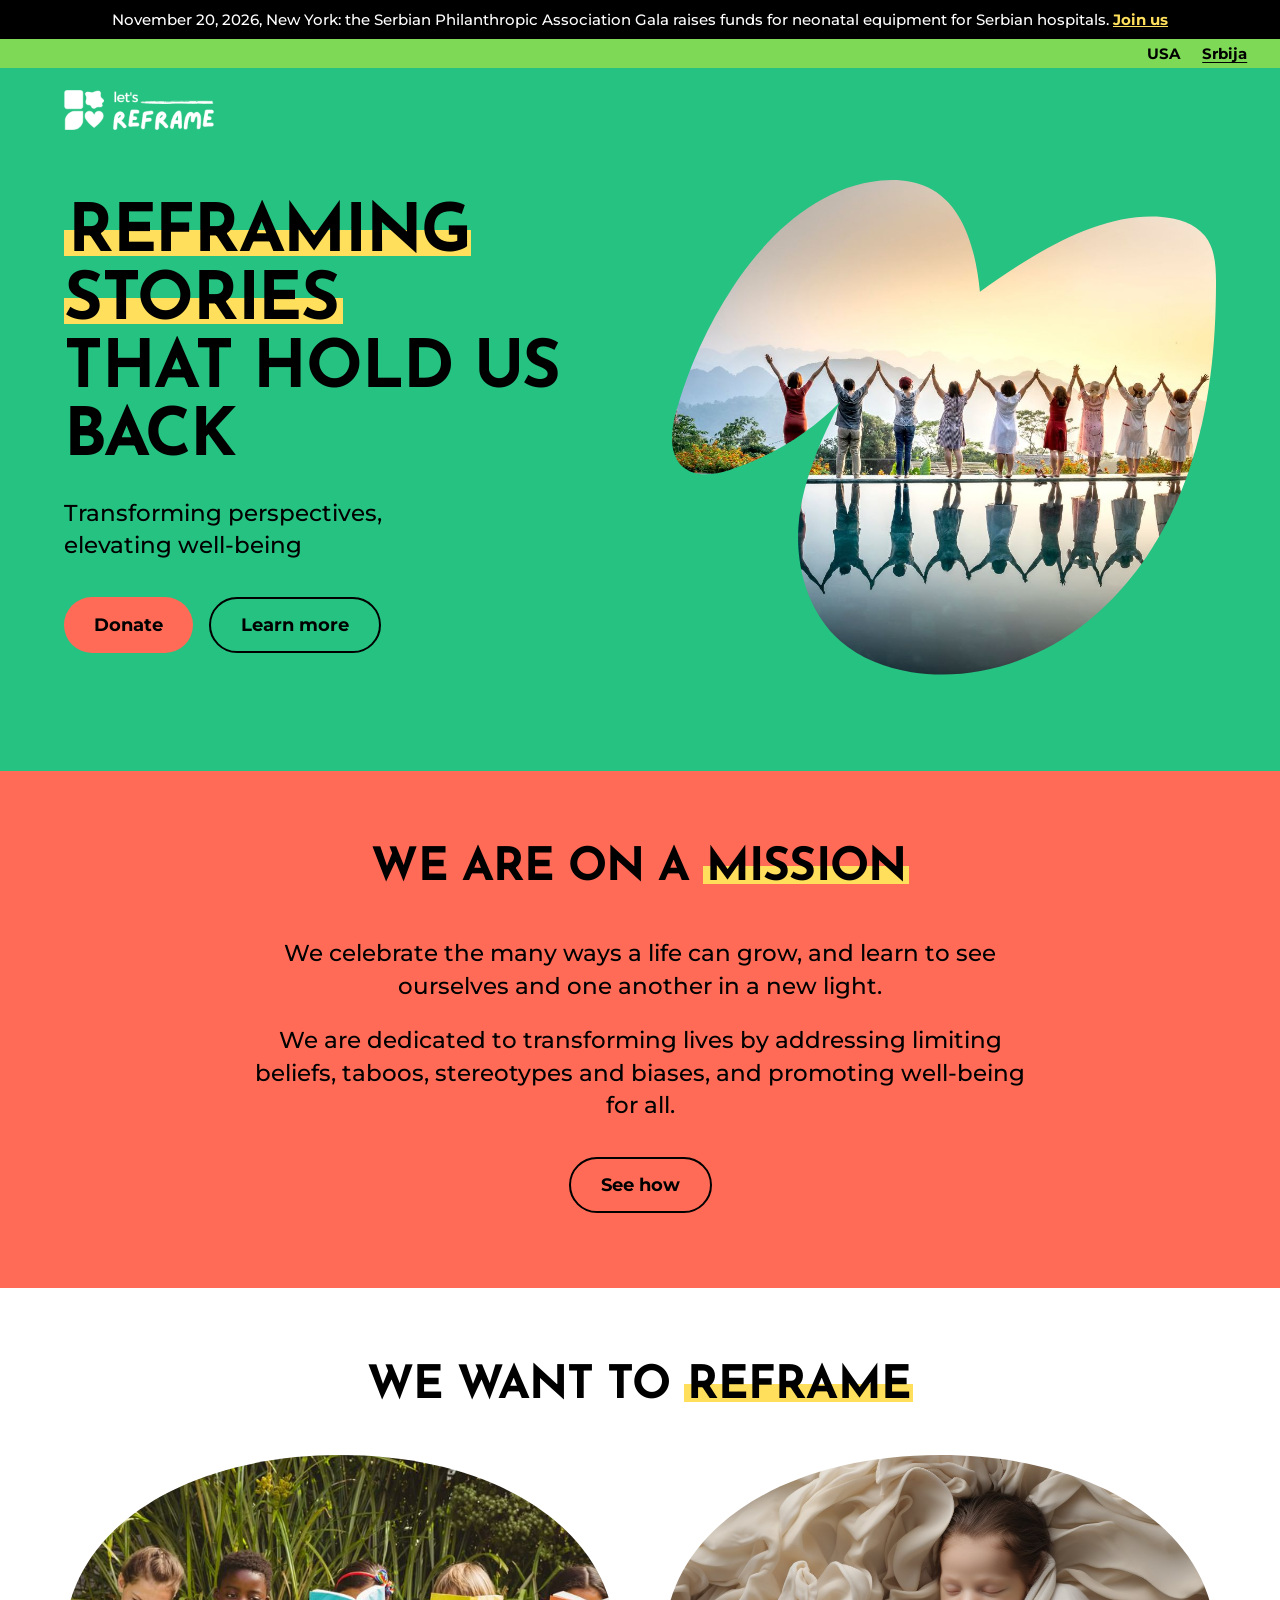
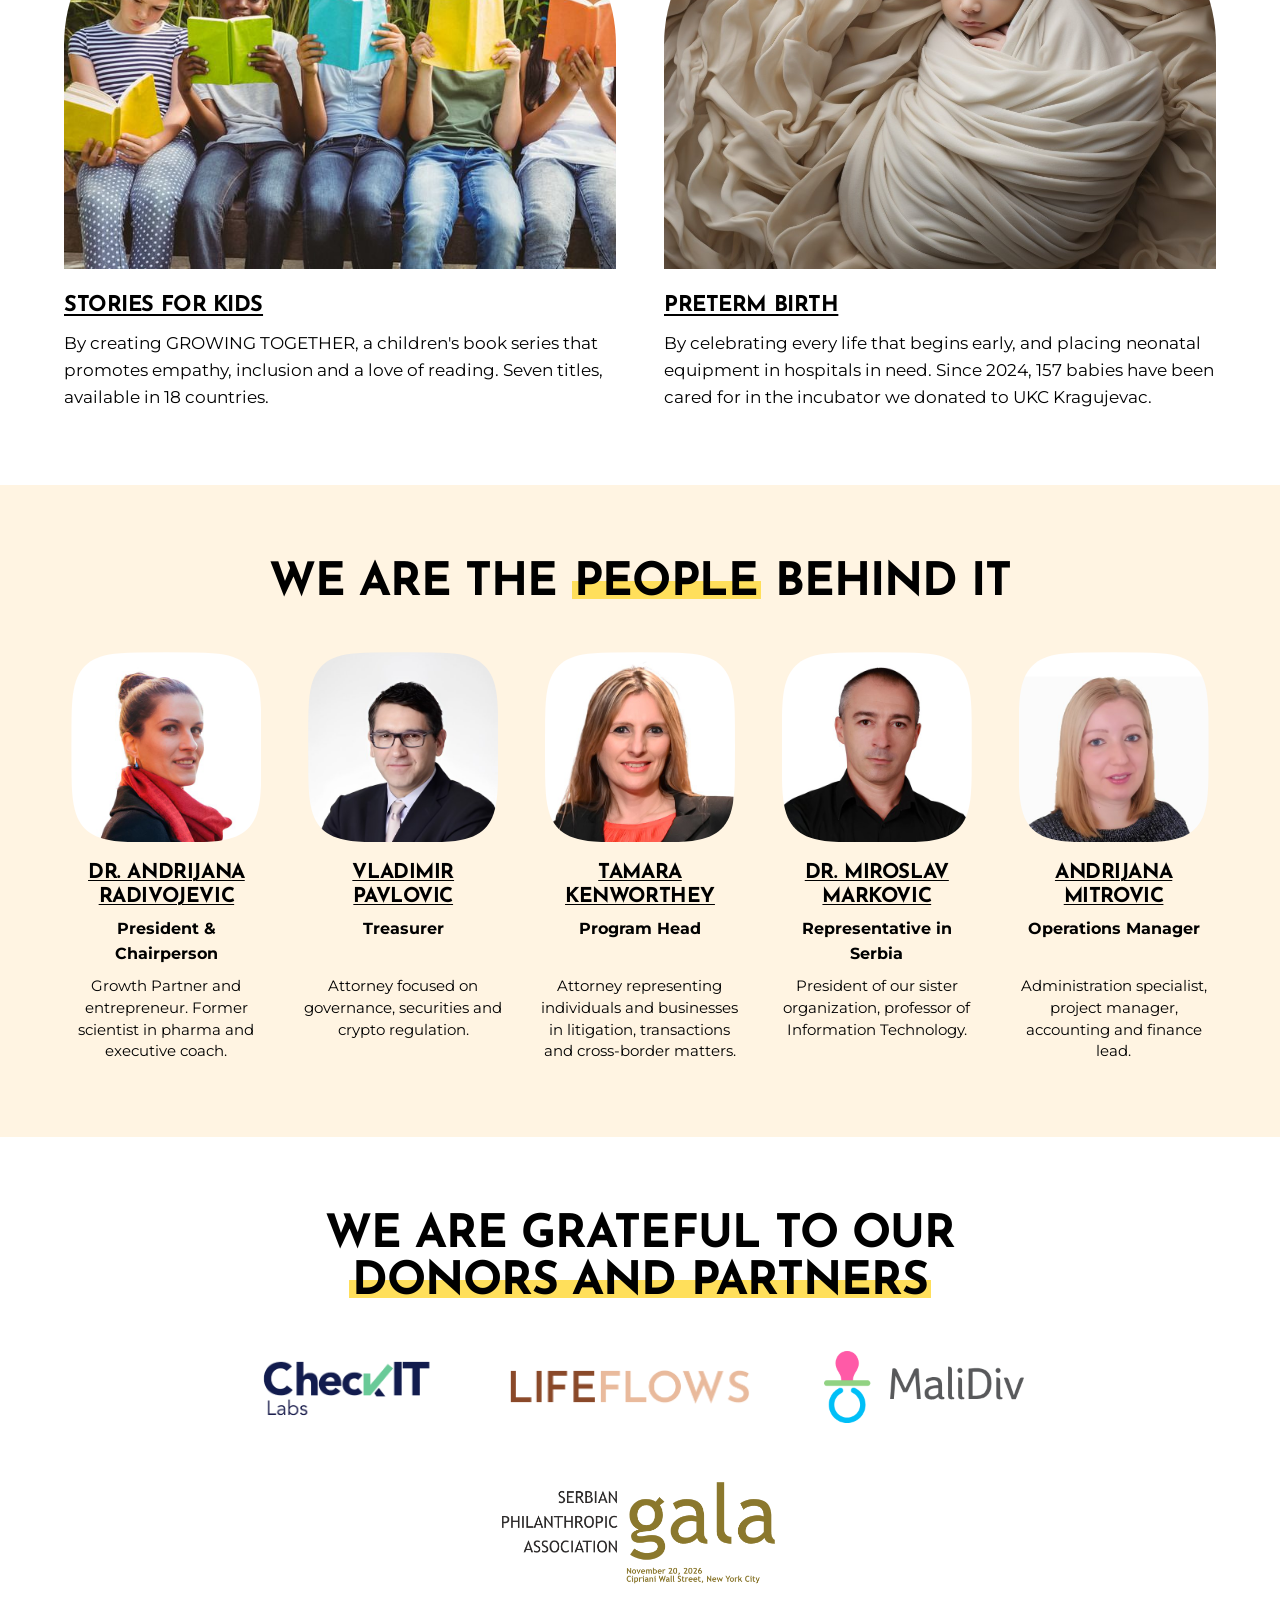
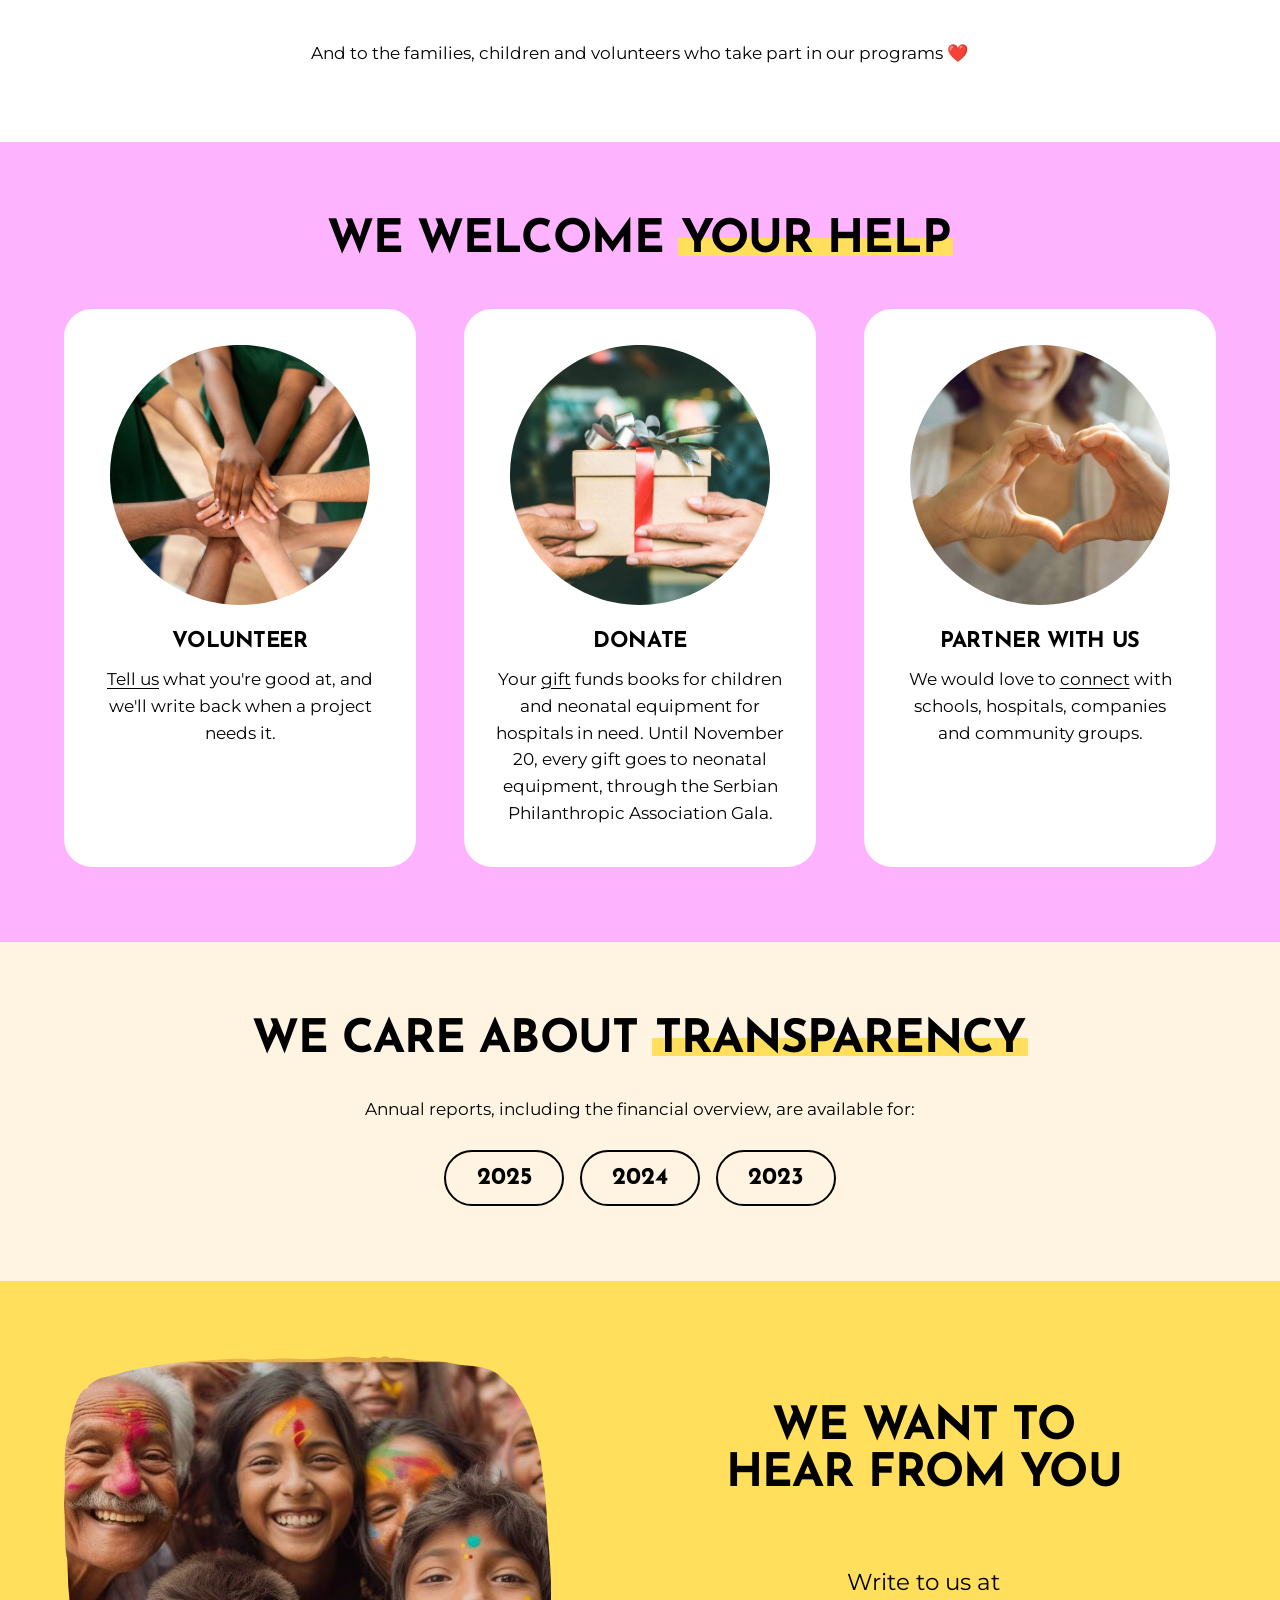
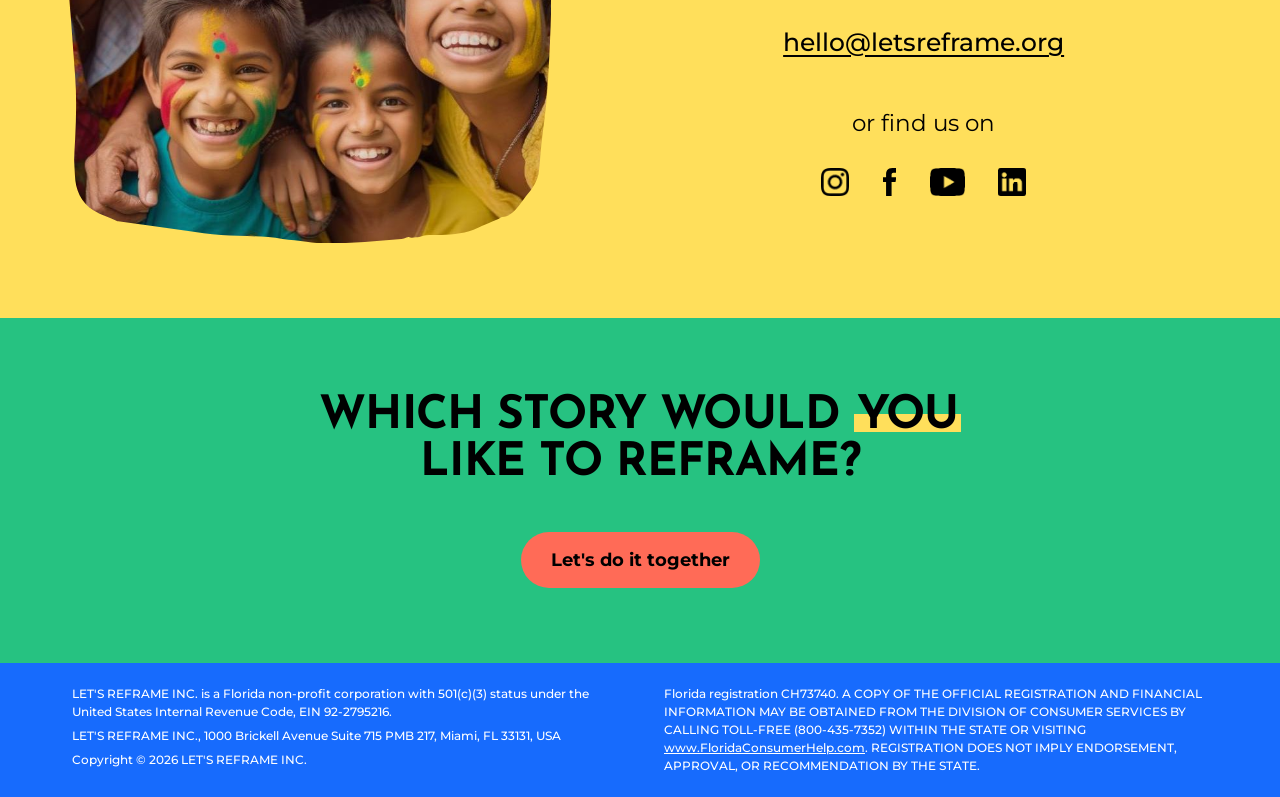
<file: index.html>
<!doctype html>
<html lang="en">
<head>
<meta charset="utf-8">
<meta name="viewport" content="width=device-width, initial-scale=1, viewport-fit=cover">
<title>Reframing Stories That Hold Us Back</title>
<meta name="description" content="LET'S REFRAME improves well-being by reframing limiting beliefs, taboos, stereotypes and biases that hold people back, and celebrates the many ways a life can grow.">
<link rel="canonical" href="https://letsreframe.org/">
<link rel="alternate" hreflang="en" href="https://letsreframe.org/">
<link rel="alternate" hreflang="sr-Latn" href="https://letsreframe.org/srbija/">
<link rel="alternate" hreflang="x-default" href="https://letsreframe.org/">
<link rel="icon" type="image/png" sizes="32x32" href="favicon-32.png">
<link rel="apple-touch-icon" href="apple-touch-icon.png">
<meta property="og:type" content="website">
<meta property="og:site_name" content="let's REFRAME">
<meta property="og:title" content="Reframing Stories That Hold Us Back">
<meta property="og:description" content="LET'S REFRAME improves well-being by reframing limiting beliefs, taboos, stereotypes and biases that hold people back, and celebrates the many ways a life can grow.">
<meta property="og:url" content="https://letsreframe.org/">
<meta property="og:image" content="https://letsreframe.org/assets/img/og-home.jpg">
<meta property="og:locale" content="en_US">
<meta property="og:locale:alternate" content="sr_RS">
<meta name="twitter:card" content="summary_large_image">
<link rel="stylesheet" href="assets/css/home.css">
<script type="application/ld+json">
{
  "@context": "https://schema.org",
  "@type": "NGO",
  "name": "LET'S REFRAME INC.",
  "alternateName": "let's REFRAME",
  "url": "https://letsreframe.org/",
  "logo": "https://letsreframe.org/assets/img/icon-512.png",
  "email": "hello@letsreframe.org",
  "taxID": "92-2795216",
  "nonprofitStatus": "Nonprofit501c3",
  "address": {
    "@type": "PostalAddress",
    "streetAddress": "1000 Brickell Avenue, Suite 715 PMB 217",
    "addressLocality": "Miami",
    "addressRegion": "FL",
    "postalCode": "33131",
    "addressCountry": "US"
  },
  "sameAs": [
    "https://instagram.com/letsreframeorg",
    "https://facebook.com/letsreframeorg",
    "https://youtube.com/@letsreframe",
    "https://www.linkedin.com/company/letsreframe/"
  ]
}
</script>
</head>
<body>
<a class="skip" href="#main">Skip to content</a>
<svg class="clips" width="0" height="0" aria-hidden="true" focusable="false"><defs>
<clipPath id="clip-hero" clipPathUnits="objectBoundingBox"><path transform="scale(0.00181488 0.00199668) translate(-0.000 -0.000)" d="M311.8990770483727,113.29154509410398C307.82830227438404,72.13905719682302 296.2600498470231,25.185915580012463 258.9599733131182,7.331200927859966C244.35065980951964,0.3385634531516038 227.5657255359646,-0.9906486839258918 211.44890316552227,0.6070102148221151C148.2857841453017,6.868430764084693 96.848179274764,55.0015361318201 61.93908192036474,108.01275989259803C36.44064622975078,146.73119692846353 16.93117765864424,189.38618535748242 4.316183194172516,233.9974294788241C-1.3252054689928605,253.94763153924046 -3.9365513931533975,279.2577538298766 12.591956122985078,291.7725815922325C25.265047274684,301.3685516549321 43.22293363001583,298.3615472574139 58.38015899418815,293.57157556223336C100.72463064664787,280.1923091606176 139.67545443142214,256.21740900918593 170.6970820767048,224.44152609697088C150.84905005244664,261.875826011711 130.45611116867818,309.79056796883384 127.96797028812017,352.08796127129915C125.47982940756215,394.38535457376435 138.86610747832603,439.24701545039574 170.78623044158792,467.1103869779652C190.71940416264457,484.5113464695329 216.47727161173862,494.2405382460466 242.6087608597248,498.3974563838549C305.20794134703306,508.35602990821394 370.6268144989029,487.05558070327584 420.2243570515722,447.583890067499C469.8218996042415,408.1121994317222 504.3593784937909,351.8014845032478 524.4628356084445,291.68743989543407C544.5662927230982,231.57339528762034 550.9398999787304,167.61094598451518 551.0010016670211,104.22345355155507C551.0170283393596,87.6368493481894 550.1636080373324,69.73806134710593 539.8774893970545,56.726406742255385C529.7326058067599,43.89304886717108 512.56303139708,38.80357873266411 496.2619022947445,37.43029324665563C432.586931426712,32.06436301430875 363.62616368802526,75.77510848362884 311.8990770483727,113.29154509410398Z"/></clipPath>
<clipPath id="clip-card" clipPathUnits="objectBoundingBox"><path transform="scale(0.00112499 0.00200017) translate(-0.000 -0.000)" d="M0,458.6515918551018L0,41.40465744178197C0,18.5020812239847 18.5020812239847,0 41.40465744178197,0L847.4953313083586,0C870.3979075261558,0 888.8999887501406,18.5020812239847 888.8999887501406,41.40465744178197L888.8999887501406,458.5515806052424C888.8999887501406,481.4541568230396 870.3979075261558,499.9562380470243 847.4953313083586,499.9562380470243L41.40465744178195,499.9562380470243C18.602092473844078,500.0562492968837 0,481.5541680728991 0,458.6515918551018Z"/></clipPath>
<clipPath id="clip-bowl" clipPathUnits="objectBoundingBox"><path transform="scale(0.00189717 0.00199962) translate(0.000 -0.000)" d="M346.7657999620421,250.04744733345984C451.4856709052951,215.14082368570885 527,116.42209147845891 527,0C527,0 408.9776048586069,0 263.44999051053327,0C117.92237616245964,0 0,0 0,0C0,116.42209147845891 75.51432909470488,215.14082368570885 180.23420003795783,250.04744733345984C75.51432909470488,284.9540709812108 0,383.6728031884608 0,500.0948946669197C0,500.0948946669197 118.02239514139305,500.0948946669197 263.5500094894667,500.0948946669197C409.07762383754033,500.0948946669197 527.1000189789333,500.0948946669197 527.1000189789333,500.0948946669197C527,383.6728031884608 451.4856709052951,284.9540709812108 346.7657999620421,250.04744733345984Z"/></clipPath>
<clipPath id="clip-arch" clipPathUnits="objectBoundingBox"><path transform="scale(0.00219780 0.00200000) translate(-0.000 -0.000)" d="M227.5,0C99.1,0,0,90.1,0,229.7C0,328.8,0,500,0,500h227.5H455c0,0,0-171.2,0-270.3  C455,90.1,355.9,0,227.5,0z"/></clipPath>
<clipPath id="clip-heart" clipPathUnits="objectBoundingBox"><path transform="scale(0.00200803 0.00199960) translate(-0.000 0.000)" d="M497.79995983129146,227.44567182165096L497.79995983129146,125.72524603334004C497.79995983129146,56.31130749146415 441.4886523398273,0 372.0747137979514,0C312.46274352279573,0 261.05242016469174,41.80839526009239 248.94998995782288,100.1201044386423C236.74753966659972,41.80839526009239 185.3372163084957,0 125.72524603334004,0C56.31130749146415,0 0,56.31130749146415 0,125.72524603334004L0,272.65474994978916L0.20004016870857605,272.65474994978916L0.20004016870857605,374.2751556537458C0.20004016870857605,443.78911427997593 56.51134766017273,500.1004217714401 125.92528620204862,500.1004217714401C185.43723639285,500.1004217714401 236.84755975095405,458.2920265113477 249.05001004217718,399.98031733279777C261.2524603334003,458.2920265113477 312.6627836915044,500.1004217714401 372.27475396666,500.1004217714401C441.6886925085359,500.1004217714401 498,443.78911427997593 498,374.37517573810004L498,227.44567182165096L497.79995983129146,227.44567182165096Z"/></clipPath>
<clipPath id="clip-b1" clipPathUnits="objectBoundingBox"><path transform="scale(0.00199601 0.00199624) translate(0.000 0.000)" d="M440.9813220373559,79.4283811432377C431.1837856324287,62.462551074897846 413.4173591652816,52.97062405875187 395.1409157181685,52.95759808480383L395.1439217121565,52.954592090815815C376.86747826504336,52.93856012287975 359.09804580390835,43.447635104729784 349.30351539296913,26.48380903238193C334.6883726232546,1.1663256673486633 302.3178253643492,-7.505966988066024 277.00034199931594,7.112181775636447L276.9963340073319,7.11518776962446L276.9963340073319,7.099155801688395C261.271979456041,16.15821968356063 241.31618736762516,16.8756502486995 224.4255071489856,7.29755140489719C216.2968831720809,2.506227296709663 207.0306369653447,-0.014072629482953895 197.59500680998633,0C178.004943990112,0 160.90284219431558,10.644224711550576 151.74858850282297,26.464771070457857L151.74858850282297,26.461765076469845C142.59734080531834,42.27930544138911 125.49123101753793,52.92353015293969 105.90417419165158,52.92353015293969C76.67088265823466,52.92353015293969 52.97463205073587,76.61978076043847 52.97463205073587,105.8530722938554L52.97463205073587,105.85908428183143L52.958600082799805,105.8530722938554C52.94256811486375,123.99023801952396 43.59492881014235,141.6223967552065 26.876592246815477,151.46502306995387C18.651013925081934,156.10718615112634 11.825455346810939,162.87633229413427 7.115187769624424,171.06310187379626C-2.6803446393107575,188.03093593812812 -2.0140159719680932,208.16207767584464 7.112181775636412,223.99865600268802L7.1091757816484,223.99865600268802C16.228359543280874,239.83222833554333 16.89468821062354,259.9653740692519 7.09915580168836,276.93120413759175C-7.514984970030097,302.245681508637 1.1563056873885886,334.61622876754245 26.473789052421857,349.23437753124495L26.47679504640987,349.23738352523293L26.466775066449827,349.24439751120497C42.287321425357106,358.3916372167256 52.92653614692767,375.497747004506 52.92653614692767,395.0878098243804C52.92653614692767,424.3211013577973 76.62278675442646,448.0173519652961 105.85507628984737,448.0173519652961C125.44614110771775,448.0173519652961 142.54523690952615,458.65957268085464 151.70249659500678,474.480119039762C160.8537442925114,490.2936514126972 177.9588520822958,500.9428861142278 197.54691090617814,500.9428861142278C206.98242534560694,500.9550847346382 216.24827096682662,498.43454772507914 224.37741124517746,493.64433271133464C241.264083471833,484.0682378635243 261.22488555022886,484.7856684286632 276.94823810352375,493.84773830452343L276.94823810352375,493.82870034259935L276.95124409751173,493.83471233057537C302.26872746254503,508.4498551002898 334.6392747214505,499.7745564508871 349.258425483149,474.4600790798418C359.05295589408814,457.49725500549 376.8193823612352,448.00432599134797 395.0958258083483,447.99130001739996L395.09181781636426,447.9842860314279C413.3682612634774,447.9712600574799 431.13769372461246,438.4783310433379 440.9292181415636,421.5155069689861C445.7518344963309,413.1638536722927 448.04039791920405,404.0416639166721 448.030377939244,395.0457259085482L448.037391925216,395.05173789652423C448.0534238931521,377.4225851548297 456.88703822592345,360.26336947326104 472.7386465227068,350.2804634390731C481.283685432629,345.78750442499114 488.69947260105465,338.9027761944476 493.8808042383914,329.9278801442397C503.6793426413146,312.9560380879238 503.0130139739719,292.82289235421524 493.88781822436346,276.98932002135996L493.89082421835144,276.98932002135996C484.768634462731,261.1557476885046 484.1013037973923,241.02260195479607 493.8978382043235,224.05576988846022C508.51598696802597,198.73828652342695 499.8406883186232,166.3707452585095 474.52320495359,151.752596494807L474.5191969616059,151.748588502823L474.52921694156595,151.74558250883499C458.83592432815124,142.66547666904665 448.2407975184048,125.75876448247104 448.0734638530721,106.36409127181747C448.1656476687045,97.21184157631686 445.88409823180336,87.92332015335971 440.98132203735577,79.42838114323771"/></clipPath>
<clipPath id="clip-b2" clipPathUnits="objectBoundingBox"><path transform="scale(0.00199999 0.00200000) translate(-0.000 -0.000)" d="M500.002000008,250.00300001200003C500.002000008,388.0685522742091 388.0705522822091,500 250.001000004,500C111.92944771779086,500 0,388.06855227420914 0,250.00300001200006C0,111.93044772179088 111.92944771779086,0 250.001000004,0C388.07255229020916,0 500.002000008,111.93044772179088 500.002000008,250.00300001200003Z"/></clipPath>
<clipPath id="clip-b3" clipPathUnits="objectBoundingBox"><path transform="scale(0.00386100 0.00386100) translate(-0.000 -0.000)" d="M0,0L199.78568665377176,0C232.44874274661507,0 259,26.55125725338491 259,59.21431334622824L259,259L0,259L0,0Z"/></clipPath>
<clipPath id="clip-b4" clipPathUnits="objectBoundingBox"><path transform="scale(0.00122844 0.00104802) translate(-28.863 -0.470)" d="M726.0458828349038,117.97244981564933C691.2244981564932,76.64707087259319 648.7984432609586,40.024580090126996 598.0672879967227,19.91222859483818C561.9451044653831,5.6034412126177795 522.6209545268332,0 483.69705038918477,0.5003072511265875C319.3961491192134,2.9017820565342074 170.00440393281443,117.47214256452274 101.56237197869726,263.6619213437116C41.52550184350676,392.14082343301925 0,613.9770585825481 53.632937320770175,745.1576198279395C107.16581319131502,876.3381810733306 196.92093404342484,945.8808889799262 334.705551003687,951.8845759934453C551.6387750921753,977 716.039737812372,827.5081933633757 797.1895739451045,654.7020688242524C878.3394100778369,481.8959442851291 849.5217124129455,264.8626587464154 726.0458828349038,117.97244981564933Z"/></clipPath>
<clipPath id="clip-b5" clipPathUnits="objectBoundingBox"><path transform="scale(0.00262353 0.00268711) translate(-0.087 -0.100)" d="M269.5660178853235,367.2711730668069C267.36138874276696,367.87243556023145 265.6578116780642,368.67411888479745 263.95423461336134,368.87453971593897C254.33403471856914,369.676223040505 244.81404523934768,370.477906365071 235.19384534455548,371.1793792740663C230.28353498158862,371.4800105207786 225.37322461862175,371.78064176749086 220.4629142556549,371.88085218306156C215.15176223040504,372.081273014203 209.84061020515517,372.3819042609153 204.62966859547603,372.18148342977383C199.61914781693844,372.081273014203 194.6086270384008,371.78064176749086 189.7985270910047,370.87874802735405C183.58548132561808,369.7764334560757 177.27222514466067,369.7764334560757 171.1593897948448,368.7743293003682C155.2259337190952,366.16885849552864 138.99184639663332,366.87033140452394 122.95817990531297,365.76801683324567C113.93924250394528,365.1667543398211 104.92030510257757,363.7638085218306 95.90136770120988,362.5612835349816C85.67990531299314,361.25854813256177 75.4584429247764,359.75539189900053 65.13677012098894,358.35244608101C57.62098895318252,357.3503419253025 50.004997369805345,356.34823776959496 42.48921620199893,355.34613361388745C42.28879537085742,355.34613361388745 42.08837453971592,355.2459231983167 41.887953708574415,355.2459231983167C35.574697527617026,352.54024197790636 28.860599684376627,350.4358232509205 23.048395581272995,346.9284587059442C13.227774855339277,340.91583377169906 9.018937401367683,331.29563387690683 8.618095739084675,319.9718569174119C8.517885323513921,316.06365071015256 8.01683324566016,312.25565491846396 8.01683324566016,308.3474487112046C8.117043661230912,302.936086270384 8.517885323513921,297.6249342451341 8.81851657022618,292.3137822198843C9.620199894792197,276.4805365597054 10.021041557075206,260.6472908995265 8.81851657022618,244.81404523934768C7.716201998947905,230.5841662283009 6.714097843240383,216.4544976328248 5.611783271962108,202.22461862177798C4.910310362966842,193.10547080483954 4.0084166228300715,184.08653340347183 3.4071541294055585,174.9673855865334C3.0063124671225494,168.95476065228826 3.106522882693302,162.8419253024724 2.7056812204102925,156.82930036822725C2.505260389268788,153.42214623882165 1.4029458179905137,150.11520252498684 1.3027354024197615,146.70804839558127C0.9018937401367525,138.4907943187796 0.8016833245660003,130.17332982640715 0.6012624934244959,121.85586533403472C0.5010520778537437,118.64913203577065 0,115.44239873750658 0.10021041557073475,112.23566543924251C0.20042083114148698,107.2251446607049 0.8016833245660003,102.21462388216729 0.9018937401367526,97.20410310362968C1.0021041557075223,91.39189900052604 0.40084166228300894,85.57969489742241 0.6012624934245133,79.86770120988953C0.6012624934245133,74.35612835349816 1.3027354024197788,68.94476591267754 2.0042083114150446,63.433193056286164C2.2046291425565494,61.52919516044187 3.6075749605470806,59.82561809573909 4.008416622830089,57.9216201998948C5.711993687532877,48.50184113624409 7.515781167806417,39.082062072593374 11.925039452919515,30.36375591793793C12.927143608627038,28.459758022093638 14.530510257759074,26.75618095739085 16.033666491320357,25.253024723829565C16.534718569174117,24.751972645975805 17.737243556023145,25.05260389268806 18.037874802735402,25.05260389268806C18.739347711730666,23.74986849026828 19.140189374013676,22.447133087848503 19.941872698579694,21.845870594423992C24.25092056812204,18.538926880589166 28.76038926880589,16.133876906891114 34.37217254076801,15.5326144134666C38.58100999473961,15.031562335612838 42.68963703314044,13.227774855339298 46.89847448711204,12.225670699631776C52.00920568122041,11.023145712782746 57.11993687532877,9.620199894792213 62.43108890057864,8.91872698579695C67.24118884797474,8.317464492372435 71.85086796422935,7.014729089952656 76.7611783271962,6.613887427669648C81.77169910573382,6.213045765386639 86.78221988427143,5.010520778537612 91.89295107837978,4.609679116254603C105.72198842714359,3.607574960547081 119.65123619147816,2.906102051551815 133.48027354024197,2.1044187269857972C136.88742766964754,1.903997895844293 140.29458179905313,2.1044187269857972 143.70173592845867,2.20462914255655C145.40531299316146,2.304839558127302 147.10889005786427,2.7056812204103107 148.91267753813779,2.906102051551815C149.7143608627038,3.0063124671225676 150.5160441872698,2.7056812204103102 151.31772751183584,2.7056812204103102C153.7227774855339,2.7056812204103102 156.2280378748027,2.7056812204103102 158.63308784850076,2.605470804839558C163.24276696475536,2.4050499736980533 167.95265649658074,1.9039978958442925 172.56233561283534,1.9039978958442925C177.07180431351918,1.9039978958442925 181.58127301420302,2.2046291425565494 186.0907417148869,2.4050499736980537L189.69831667543394,2.4050499736980537C195.20988953182533,2.2046291425565494 200.62125197264595,2.2046291425565494 206.13282482903733,1.9039978958442927C211.4439768542872,1.603366649132036 216.6549184639663,0.9018937401367705 221.96607048921618,0.6012624934245137C224.471330878485,0.4008416622830092 227.07680168332456,0.4008416622830092 229.58206207259335,0.9018937401367705C233.39005786428194,1.603366649132036 236.99763282482903,2.004208311415045 240.8056286165176,0.9018937401367705C242.20857443450814,0.5010520778537615 244.01236191478165,1.202524986849027 245.6157285639137,1.4029458179905316C246.31720147290898,1.503156233561284 247.118884797475,1.7035770647027884 247.519726459758,1.4029458179905316C250.2254076801683,-0.601262493424513 252.73066806943712,-0.10021041557075187 255.33613887427668,1.603366649132036C255.63677012098896,1.8037874802735405 256.43845344555496,1.3027354024197793 257.0397159389795,1.3027354024197793C259.4447659126775,1.3027354024197793 261.8498158863756,1.3027354024197793 264.3550762756444,1.4029458179905316C266.15886375591793,1.503156233561284 267.86244082062075,2.1044187269857972 269.66622830089426,2.3048395581273016C273.5744345081536,2.805891635981063 277.58285113098367,3.607574960547081 281.5912677538138,3.607574960547081C289.10704892162016,3.707785376117833 296.6228300894266,4.00841662283009 304.0384008416622,5.611783271962126C310.9529195160441,7.114939505523409 318.0678590215676,7.114939505523409 325.08258811152024,8.317464492372435C329.2914255654918,9.018937401367701 333.60047343503413,10.32167280378748 337.2080483955813,12.426091530773277C341.11625460284057,14.630720673329828 344.12256706996317,18.238295633876906 347.6299316149395,21.244608100999475C348.9326670173593,22.346922672277753 350.83666491320355,23.148605996843767 351.7385586533403,24.5515518148343C354.34402945817993,28.359547606522884 356.6488690163072,32.36796422935298 358.9537085744345,36.37638085218306C360.6572856391373,39.28248290373488 362.36086270384004,42.28879537085744 363.6635981062598,45.29510783798001C365.0665439242503,48.80247238295634 366.16885849552864,52.41004734350342 367.2711730668069,56.11783271962125C368.9747501315097,61.93003682272488 370.97895844292475,67.7422409258285 372.081273014203,73.75486586007364C373.68463966333513,82.17254076801683 374.4863229879011,90.79063650710151 375.68884797475016,99.30852183061546C376.08968963703313,102.11441346659652 376.5907417148869,104.92030510257757 376.79116254602843,107.72619673855866C377.392425039453,115.74302998421882 377.79326670173594,123.65965281430826 378.29431877958973,131.67648605996843C378.995791688585,141.59731720147292 379.9978958442925,151.41793792740663 380.4989479221463,161.3387690689111C381,170.85875854813256 381.400841662283,180.47895844292475 381.2004208311415,190.09915833771697C380.89978958442924,206.13282482903733 380.09810625986324,222.06628090478694 379.29642293529724,238.0999473961073C378.7953708574435,248.02077853761176 378.0938979484482,257.8413992635455 377.0917937927407,267.66201998947923C376.0896896370332,277.48264071541297 374.5865334034719,287.2030510257759 373.4842188321936,297.0236717517096C372.68253550762756,303.8379800105208 372.4821146764861,310.65228826933196 371.58022093634935,317.36638611257234C370.7785376117833,323.4792214623883 367.77222514466075,328.8905839032089 363.76380852183064,333.40005260389273C360.4568648079958,337.20804839558133 357.8513940031563,341.51709626512366 354.4442398737507,345.2248816412415C351.43792740662815,348.5318253550763 348.1309836927933,351.8387690689112 342.9200420831142,351.9389794844819C341.71751709626517,351.9389794844819 340.61520252498684,353.1415044713309 339.41267753813787,353.74276696475545C334.3019463440295,355.947396107312 328.99079431877965,357.8513940031563 323.980273540242,360.2564439768543C314.76091530773283,364.6657022619674 304.84008416622834,365.3671751709627 294.9192530247239,365.7680168332457C291.1112572330353,365.9684376643872 287.20305102577595,365.6678064176749 283.39505523408735,365.9684376643872C281.4910573382431,366.068648079958 279.68726985796957,366.9705418200947 277.883482377696,367.3713834823777C277.08179905313,367.5718043135192 276.28011572856394,367.4715938979485 275.3782219884272,367.5718043135192C274.17569700157816,367.67201472909 272.9731720147292,367.9726459758022 271.7706470278801,367.87243556023145C270.5681220410311,367.67201472909 269.7664387164651,367.2711730668069 269.56601788532356,367.2711730668069Z"/></clipPath>
<clipPath id="clip-pp" clipPathUnits="objectBoundingBox"><path d="M1.0000,0.5000 L0.9995,0.6488 L0.9981,0.7023 L0.9957,0.7418 L0.9924,0.7742 L0.9880,0.8019 L0.9827,0.8263 L0.9764,0.8479 L0.9690,0.8674 L0.9606,0.8851 L0.9511,0.9010 L0.9405,0.9155 L0.9286,0.9286 L0.9155,0.9405 L0.9010,0.9511 L0.8851,0.9606 L0.8674,0.9690 L0.8479,0.9764 L0.8263,0.9827 L0.8019,0.9880 L0.7742,0.9924 L0.7418,0.9957 L0.7023,0.9981 L0.6488,0.9995 L0.5000,1.0000 L0.3512,0.9995 L0.2977,0.9981 L0.2582,0.9957 L0.2258,0.9924 L0.1981,0.9880 L0.1737,0.9827 L0.1521,0.9764 L0.1326,0.9690 L0.1149,0.9606 L0.0990,0.9511 L0.0845,0.9405 L0.0714,0.9286 L0.0595,0.9155 L0.0489,0.9010 L0.0394,0.8851 L0.0310,0.8674 L0.0236,0.8479 L0.0173,0.8263 L0.0120,0.8019 L0.0076,0.7742 L0.0043,0.7418 L0.0019,0.7023 L0.0005,0.6488 L0.0000,0.5000 L0.0005,0.3512 L0.0019,0.2977 L0.0043,0.2582 L0.0076,0.2258 L0.0120,0.1981 L0.0173,0.1737 L0.0236,0.1521 L0.0310,0.1326 L0.0394,0.1149 L0.0489,0.0990 L0.0595,0.0845 L0.0714,0.0714 L0.0845,0.0595 L0.0990,0.0489 L0.1149,0.0394 L0.1326,0.0310 L0.1521,0.0236 L0.1737,0.0173 L0.1981,0.0120 L0.2258,0.0076 L0.2582,0.0043 L0.2977,0.0019 L0.3512,0.0005 L0.5000,0.0000 L0.6488,0.0005 L0.7023,0.0019 L0.7418,0.0043 L0.7742,0.0076 L0.8019,0.0120 L0.8263,0.0173 L0.8479,0.0236 L0.8674,0.0310 L0.8851,0.0394 L0.9010,0.0489 L0.9155,0.0595 L0.9286,0.0714 L0.9405,0.0845 L0.9511,0.0990 L0.9606,0.1149 L0.9690,0.1326 L0.9764,0.1521 L0.9827,0.1737 L0.9880,0.1981 L0.9924,0.2258 L0.9957,0.2582 L0.9981,0.2977 L0.9995,0.3512 Z"/></clipPath>
</defs></svg>
<div class="galabar"><p>November 20, 2026, New York: the Serbian Philanthropic Association Gala raises funds for neonatal equipment for Serbian hospitals. <a href="https://serbianphilanthropicassociation.org/serbian-philanthropic-gala-2026/" target="_blank" rel="noopener">Join us</a></p></div>
<nav class="countrybar" aria-label="Country"><ul>
  <li><a href="./" aria-current="page" hreflang="en">USA</a></li>
  <li><a href="srbija/" lang="sr-Latn" hreflang="sr-Latn">Srbija</a></li>
</ul></nav>

<header class="hero"><div class="wrap"><div class="topbar"><a href="./"><img src="assets/img/logo-white.png" alt="let's REFRAME home" width="450" height="120"></a></div>
<div class="grid"><div><h1><span class="y">Reframing stories</span><br>that hold us back</h1><p class="lead">Transforming perspectives, <span style="white-space:nowrap">elevating well-being</span></p><div class="btns"><a class="btn b-coral" href="https://serbianphilanthropicassociation.org/serbian-philanthropic-gala-2026/" target="_blank" rel="noopener">Donate</a><a class="btn b-line" href="#mission">Learn more</a></div></div><div class="ph fr f-hero"><img src="assets/img/hero.jpg" alt="A row of people at the edge of a pool at sunset, arms raised, their reflections in the water and mountains behind."></div></div></div></header>
<main id="main">
<section class="sec mission" id="mission"><div class="wrap narrow stack"><h2>We are on a <span class="y">mission</span></h2><p class="lead">We celebrate the many ways a life can grow, and learn to see ourselves and one another in a new light.</p><p class="lead">We are dedicated to transforming lives by addressing limiting beliefs, taboos, stereotypes and biases, and promoting well-being for all.</p><div class="btns" style="justify-content:center"><a class="btn b-line" href="#programs">See how</a></div></div></section>
<section class="sec" id="programs"><div class="wrap"><h2 class="center">We want to <span class="y">reframe</span></h2><ul class="prog"><li><a class="ph fr f-arch" href="stories-for-kids/" tabindex="-1" aria-hidden="true"><img src="assets/img/books.jpg" alt="Five children sitting on a bench, each reading a brightly colored book."></a><h3><a href="stories-for-kids/">Stories for kids</a></h3><p>By creating GROWING TOGETHER, a children's book series that promotes empathy, inclusion and a love of reading. Seven titles, available in 18 countries.</p></li><li><a class="ph fr f-arch" href="preterm-birth/" tabindex="-1" aria-hidden="true"><img src="assets/img/newborn.jpg" alt="A newborn baby asleep, swaddled in a cream blanket."></a><h3><a href="preterm-birth/">Preterm birth</a></h3><p>By celebrating every life that begins early, and placing neonatal equipment in hospitals in need. Since 2024, 157 babies have been cared for in the incubator we donated to UKC Kragujevac.</p></li></ul></div></section>
<section class="sec peoplesec"><div class="wrap"><h2 class="center">We are the <span class="y">people</span> behind it</h2><ul class="people"><li class="person"><a class="pp fr f-pp" href="https://www.linkedin.com/in/andrijanaradivojevic" tabindex="-1" aria-hidden="true" target="_blank" rel="noopener"><img src="assets/img/people/andrijana-radivojevic.jpg" alt=""></a><h3><a href="https://www.linkedin.com/in/andrijanaradivojevic" target="_blank" rel="noopener">Dr. Andrijana Radivojevic<span class="vh"> on LinkedIn</span></a></h3><p class="role">President &amp; Chairperson</p><p class="bio">Growth Partner and entrepreneur. Former scientist in pharma and executive coach.</p></li><li class="person"><a class="pp fr f-pp" href="https://www.linkedin.com/in/vlad-pavlovic" tabindex="-1" aria-hidden="true" target="_blank" rel="noopener"><img src="assets/img/people/vladimir-pavlovic.jpg" alt=""></a><h3><a href="https://www.linkedin.com/in/vlad-pavlovic" target="_blank" rel="noopener">Vladimir Pavlovic<span class="vh"> on LinkedIn</span></a></h3><p class="role">Treasurer</p><p class="bio">Attorney focused on governance, securities and crypto regulation.</p></li><li class="person"><a class="pp fr f-pp" href="https://www.linkedin.com/in/tamarakenwortheykenwortheylaw" tabindex="-1" aria-hidden="true" target="_blank" rel="noopener"><img src="assets/img/people/tamara-kenworthey.jpg" alt=""></a><h3><a href="https://www.linkedin.com/in/tamarakenwortheykenwortheylaw" target="_blank" rel="noopener">Tamara Kenworthey<span class="vh"> on LinkedIn</span></a></h3><p class="role">Program Head</p><p class="bio">Attorney representing individuals and businesses in litigation, transactions and cross-border matters.</p></li><li class="person"><a class="pp fr f-pp" href="https://www.linkedin.com/in/dr-miroslav-markovic/" tabindex="-1" aria-hidden="true" target="_blank" rel="noopener"><img src="assets/img/people/miroslav-markovic.jpg" alt=""></a><h3><a href="https://www.linkedin.com/in/dr-miroslav-markovic/" target="_blank" rel="noopener">Dr. Miroslav Markovic<span class="vh"> on LinkedIn</span></a></h3><p class="role">Representative in Serbia</p><p class="bio">President of our sister organization, professor of Information Technology.</p></li><li class="person"><a class="pp fr f-pp" href="https://www.linkedin.com/in/andrijanamitrovic/" tabindex="-1" aria-hidden="true" target="_blank" rel="noopener"><img src="assets/img/people/andrijana-mitrovic.jpg" alt=""></a><h3><a href="https://www.linkedin.com/in/andrijanamitrovic/" target="_blank" rel="noopener">Andrijana Mitrovic<span class="vh"> on LinkedIn</span></a></h3><p class="role">Operations Manager</p><p class="bio">Administration specialist, project manager, accounting and finance lead.</p></li></ul></div></section>
<section class="sec donors"><div class="wrap"><h2>We are grateful to our<br><span class="y">donors and partners</span></h2><ul class="logos"><li><a href="https://www.checkitlabs.com/" target="_blank" rel="noopener"><img src="assets/img/donor-checkit-labs.png" alt="CheckIT Labs"></a></li><li><a href="https://lifeflows.co" target="_blank" rel="noopener"><img class="wide" src="assets/img/donor-lifeflows.png" alt="Lifeflows"></a></li><li><a href="https://www.malidiv.org/" target="_blank" rel="noopener"><img src="assets/img/partner-mali-div.png" alt="Mali Div"></a></li></ul><p class="spa"><a href="https://serbianphilanthropicassociation.org/serbian-philanthropic-gala-2026/" target="_blank" rel="noopener"><img src="assets/img/donor-SPAgala.png" alt="Serbian Philanthropic Association Gala, November 20, 2026, Cipriani Wall Street, New York City"></a></p><div class="ack"><p>And to the families, children and volunteers who take part in our programs ❤️</p></div></div></section>
<section class="sec helpsec"><div class="wrap"><h2 class="center">We welcome <span class="y">your help</span></h2><ul class="helpgrid"><li><div class="ph fr f-b2"><img src="assets/img/volunteer.jpg" alt="People in green T-shirts stacking their hands together in a circle."></div><h3>Volunteer</h3><p><a href="#contact">Tell us</a> what you're good at, and we'll write back when a project needs it.</p></li><li><div class="ph fr f-b2"><img src="assets/img/donate.jpg" alt="Two pairs of hands passing a gift box tied with a red ribbon."></div><h3>Donate</h3><p>Your <a href="https://serbianphilanthropicassociation.org/serbian-philanthropic-gala-2026/" target="_blank" rel="noopener">gift</a> funds books for children and neonatal equipment for hospitals in need. Until November 20, every gift goes to neonatal equipment, through the Serbian Philanthropic Association Gala.</p></li><li><div class="ph fr f-b2"><img src="assets/img/partner.jpg" alt="A smiling woman making a heart shape with her hands."></div><h3>Partner with us</h3><p>We would love to <a href="#contact">connect</a> with schools, hospitals, companies and community groups.</p></li></ul></div></section>
<section class="sec rep"><div class="wrap"><h2>We care about <span class="y">transparency</span></h2><p style="margin-top:32px">Annual reports, including the financial overview, are available for:</p><div class="yrs"><a class="yr" href="assets/reports/lets-reframe-annual-report-2025.pdf">2025<span class="vh"> annual report (PDF)</span></a><a class="yr" href="assets/reports/lets-reframe-annual-report-2024.pdf">2024<span class="vh"> annual report (PDF)</span></a><a class="yr" href="assets/reports/lets-reframe-annual-report-2023.pdf">2023<span class="vh"> annual report (PDF)</span></a></div></div></section>
<section class="sec contact" id="contact"><div class="wrap two"><div class="ph fr f-b5"><img src="assets/img/contact.jpg" alt="Laughing children and an older man with colored paint on their faces."></div><div class="cstack"><h2>We want to<br><span class="y">hear from you</span></h2><p class="k">Write to us at</p><p class="email"><a href="mailto:hello@letsreframe.org">hello@letsreframe.org</a></p><p class="k k2">or find us on</p><ul class="soc"><li><a href="https://www.instagram.com/letsreframeorg" target="_blank" rel="noopener"><img src="assets/img/deco/icon1.png" alt="Instagram"></a></li><li><a href="https://www.facebook.com/letsreframeorg" target="_blank" rel="noopener"><svg viewBox="-129.4 -217.3 225.4 475.6" aria-hidden="true"><path d="M44.063-138.877h51.984v-78.417h-66.45v0.289C-57.7-213.843-75.617-164.849-77.204-113.232h-0.163v54.444 h-51.993v78.465h51.993V258.32h93.326V19.677h66.883l13.206-78.465H15.959v-48.696C15.959-124.805,27.512-138.877,44.063-138.877z"/></svg><span class="vh">Facebook</span></a></li><li><a href="https://www.youtube.com/@letsreframe" target="_blank" rel="noopener"><img src="assets/img/deco/icon3.png" alt="YouTube"></a></li><li><a href="https://www.linkedin.com/company/letsreframe/" target="_blank" rel="noopener"><img src="assets/img/deco/icon2.png" alt="LinkedIn"></a></li></ul></div></div></section>
<section class="sec closing"><div class="wrap stack"><h2>Which story would <span class="y">you</span><br>like to reframe?</h2><div class="btns"><a class="btn" href="#contact">Let's do it together</a></div></div></section>
</main>
<footer class="site-footer">
  <div class="fcol">
    <p>LET'S REFRAME INC. is a Florida non-profit corporation with 501(c)(3) status under the United States Internal Revenue Code, EIN 92-2795216.</p>
    <p>LET'S REFRAME INC., 1000 Brickell Avenue Suite 715 PMB 217, Miami, FL 33131, USA</p>
    <p>Copyright © 2026 LET'S REFRAME INC.</p>
  </div>
  <div class="fcol">
    <p class="fl">Florida registration CH73740. A COPY OF THE OFFICIAL REGISTRATION AND FINANCIAL INFORMATION MAY BE OBTAINED FROM THE DIVISION OF CONSUMER SERVICES BY CALLING TOLL-FREE (800-435-7352) WITHIN THE STATE OR VISITING <a href="https://www.FloridaConsumerHelp.com" target="_blank" rel="noopener">www.FloridaConsumerHelp.com</a>. REGISTRATION DOES NOT IMPLY ENDORSEMENT, APPROVAL, OR RECOMMENDATION BY THE STATE.</p>
  </div>
</footer>
</body>
</html>
</file>
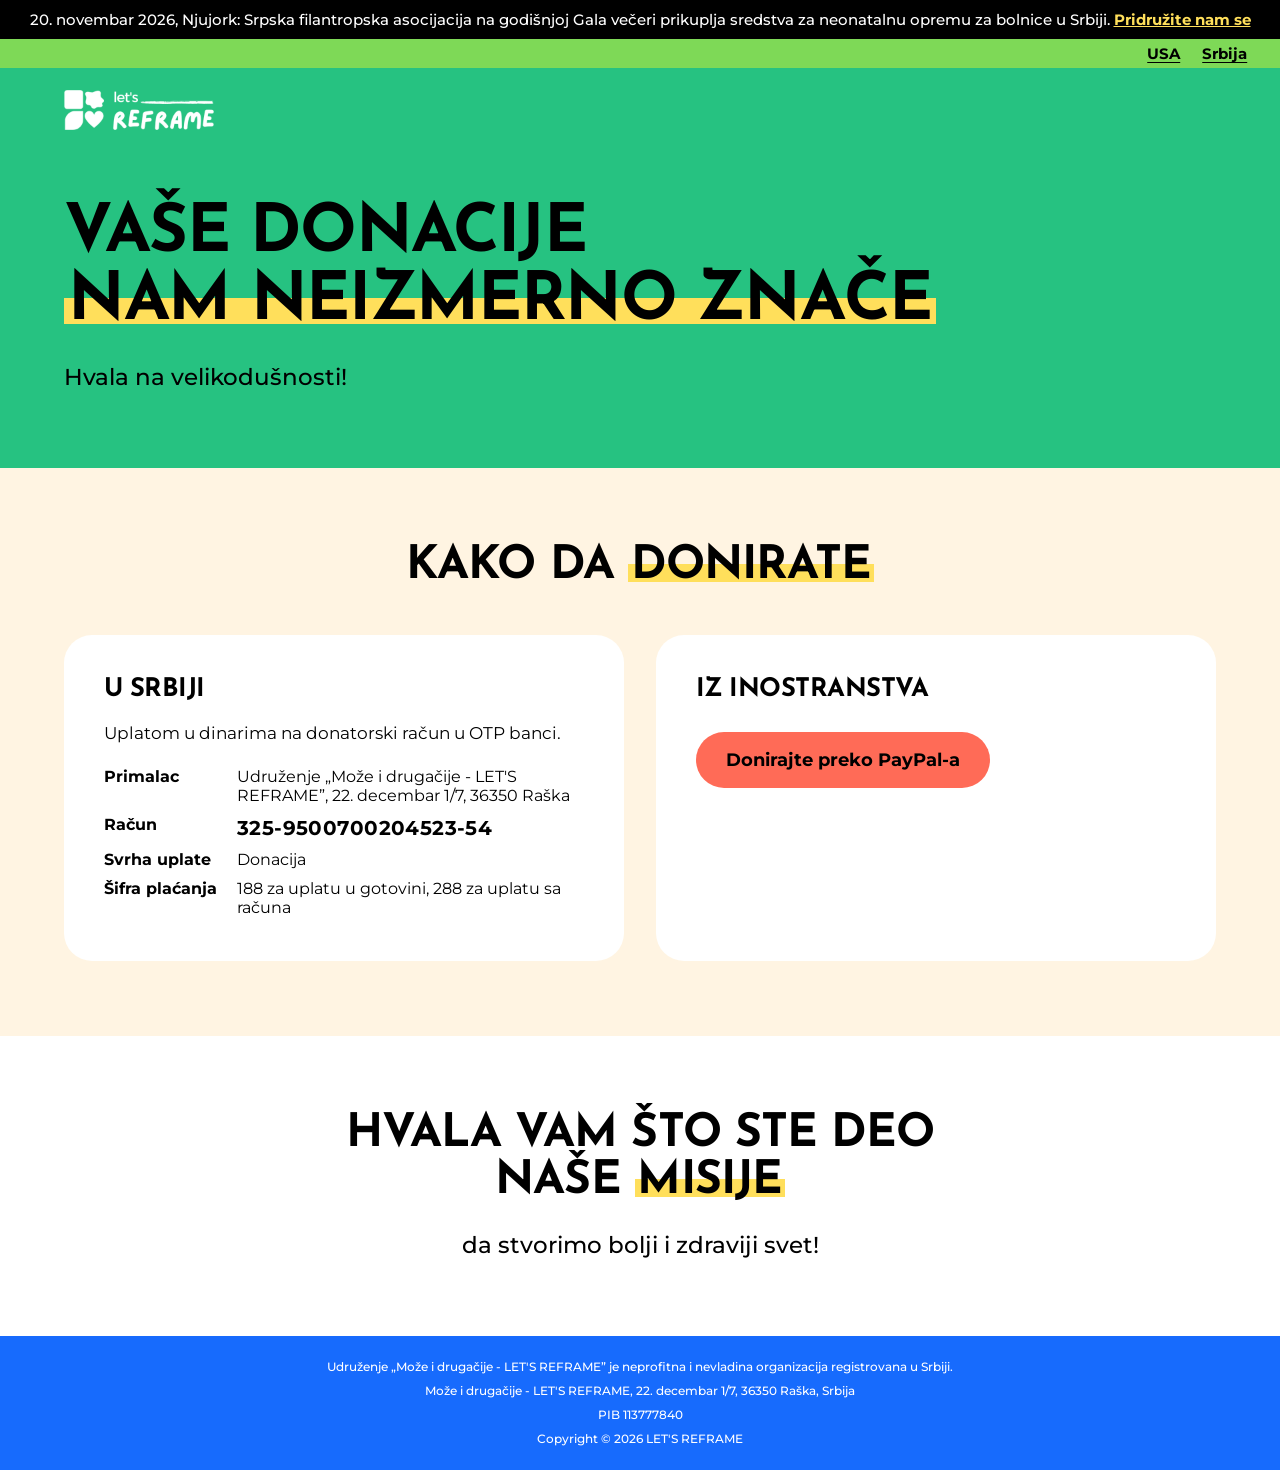
<file: donacije/index.html>
<!doctype html>
<html lang="sr-Latn">
<head>
<meta charset="utf-8">
<meta name="viewport" content="width=device-width, initial-scale=1, viewport-fit=cover">
<title>Donacije | Može i drugačije - LET'S REFRAME</title>
<meta name="description" content="Podržite knjige za decu i neonatalnu opremu za bolnice u Srbiji, uplatom u dinarima ili preko PayPal-a.">
<link rel="canonical" href="https://letsreframe.org/donacije/">
<link rel="icon" type="image/png" sizes="32x32" href="../favicon-32.png">
<link rel="apple-touch-icon" href="../apple-touch-icon.png">
<meta property="og:type" content="website">
<meta property="og:title" content="Donacije | Može i drugačije - LET'S REFRAME">
<meta property="og:description" content="Podržite knjige za decu i neonatalnu opremu za bolnice u Srbiji, uplatom u dinarima ili preko PayPal-a.">
<meta property="og:url" content="https://letsreframe.org/donacije/">
<meta property="og:image" content="https://letsreframe.org/assets/img/og-home.jpg">
<meta property="og:locale" content="sr_RS">
<link rel="stylesheet" href="../assets/css/home-sr.css">
<style>
.don-hero{background:var(--green)} .don-hero .wrap{padding-bottom:max(56px, calc(80 * var(--u)))}
.don-hero h1{margin-top:max(24px, calc(48 * var(--u)))} .don-hero .lead{margin-top:24px}
.ways{background:var(--cream)}
.ways .grid{display:grid;grid-template-columns:1fr 1fr;gap:32px;margin-top:max(24px, calc(48 * var(--u)))}
.way{background:#fff;border-radius:28px;padding:40px 40px 44px}
.way h3{font-size:clamp(22px,2vw,28px);margin-bottom:16px}
.way dl{display:grid;grid-template-columns:auto 1fr;gap:10px 20px;margin:20px 0 0}
.way dt{font-weight:700} .way dd{margin:0}
.way .acct{font-size:clamp(18px,1.6vw,22px);font-weight:700;letter-spacing:.02em}
.way .btns{margin-top:28px}
.thanks{text-align:center}
@media(max-width:760px){ .don-hero,.ways,.thanks{text-align:center} .ways .grid{grid-template-columns:1fr} .way{padding:28px 22px 32px}
 .way dl{grid-template-columns:1fr;gap:2px} .way dd{margin-bottom:12px} .btns{justify-content:center} }
</style>
</head>
<body>
<a class="skip" href="#main">Pređite na sadržaj</a>
<svg class="clips" width="0" height="0" aria-hidden="true" focusable="false"><defs>
<clipPath id="clip-hero" clipPathUnits="objectBoundingBox"><path transform="scale(0.00181488 0.00199668) translate(-0.000 -0.000)" d="M311.8990770483727,113.29154509410398C307.82830227438404,72.13905719682302 296.2600498470231,25.185915580012463 258.9599733131182,7.331200927859966C244.35065980951964,0.3385634531516038 227.5657255359646,-0.9906486839258918 211.44890316552227,0.6070102148221151C148.2857841453017,6.868430764084693 96.848179274764,55.0015361318201 61.93908192036474,108.01275989259803C36.44064622975078,146.73119692846353 16.93117765864424,189.38618535748242 4.316183194172516,233.9974294788241C-1.3252054689928605,253.94763153924046 -3.9365513931533975,279.2577538298766 12.591956122985078,291.7725815922325C25.265047274684,301.3685516549321 43.22293363001583,298.3615472574139 58.38015899418815,293.57157556223336C100.72463064664787,280.1923091606176 139.67545443142214,256.21740900918593 170.6970820767048,224.44152609697088C150.84905005244664,261.875826011711 130.45611116867818,309.79056796883384 127.96797028812017,352.08796127129915C125.47982940756215,394.38535457376435 138.86610747832603,439.24701545039574 170.78623044158792,467.1103869779652C190.71940416264457,484.5113464695329 216.47727161173862,494.2405382460466 242.6087608597248,498.3974563838549C305.20794134703306,508.35602990821394 370.6268144989029,487.05558070327584 420.2243570515722,447.583890067499C469.8218996042415,408.1121994317222 504.3593784937909,351.8014845032478 524.4628356084445,291.68743989543407C544.5662927230982,231.57339528762034 550.9398999787304,167.61094598451518 551.0010016670211,104.22345355155507C551.0170283393596,87.6368493481894 550.1636080373324,69.73806134710593 539.8774893970545,56.726406742255385C529.7326058067599,43.89304886717108 512.56303139708,38.80357873266411 496.2619022947445,37.43029324665563C432.586931426712,32.06436301430875 363.62616368802526,75.77510848362884 311.8990770483727,113.29154509410398Z"/></clipPath>
<clipPath id="clip-card" clipPathUnits="objectBoundingBox"><path transform="scale(0.00112499 0.00200017) translate(-0.000 -0.000)" d="M0,458.6515918551018L0,41.40465744178197C0,18.5020812239847 18.5020812239847,0 41.40465744178197,0L847.4953313083586,0C870.3979075261558,0 888.8999887501406,18.5020812239847 888.8999887501406,41.40465744178197L888.8999887501406,458.5515806052424C888.8999887501406,481.4541568230396 870.3979075261558,499.9562380470243 847.4953313083586,499.9562380470243L41.40465744178195,499.9562380470243C18.602092473844078,500.0562492968837 0,481.5541680728991 0,458.6515918551018Z"/></clipPath>
<clipPath id="clip-bowl" clipPathUnits="objectBoundingBox"><path transform="scale(0.00189717 0.00199962) translate(0.000 -0.000)" d="M346.7657999620421,250.04744733345984C451.4856709052951,215.14082368570885 527,116.42209147845891 527,0C527,0 408.9776048586069,0 263.44999051053327,0C117.92237616245964,0 0,0 0,0C0,116.42209147845891 75.51432909470488,215.14082368570885 180.23420003795783,250.04744733345984C75.51432909470488,284.9540709812108 0,383.6728031884608 0,500.0948946669197C0,500.0948946669197 118.02239514139305,500.0948946669197 263.5500094894667,500.0948946669197C409.07762383754033,500.0948946669197 527.1000189789333,500.0948946669197 527.1000189789333,500.0948946669197C527,383.6728031884608 451.4856709052951,284.9540709812108 346.7657999620421,250.04744733345984Z"/></clipPath>
<clipPath id="clip-arch" clipPathUnits="objectBoundingBox"><path transform="scale(0.00219780 0.00200000) translate(-0.000 -0.000)" d="M227.5,0C99.1,0,0,90.1,0,229.7C0,328.8,0,500,0,500h227.5H455c0,0,0-171.2,0-270.3  C455,90.1,355.9,0,227.5,0z"/></clipPath>
<clipPath id="clip-heart" clipPathUnits="objectBoundingBox"><path transform="scale(0.00200803 0.00199960) translate(-0.000 0.000)" d="M497.79995983129146,227.44567182165096L497.79995983129146,125.72524603334004C497.79995983129146,56.31130749146415 441.4886523398273,0 372.0747137979514,0C312.46274352279573,0 261.05242016469174,41.80839526009239 248.94998995782288,100.1201044386423C236.74753966659972,41.80839526009239 185.3372163084957,0 125.72524603334004,0C56.31130749146415,0 0,56.31130749146415 0,125.72524603334004L0,272.65474994978916L0.20004016870857605,272.65474994978916L0.20004016870857605,374.2751556537458C0.20004016870857605,443.78911427997593 56.51134766017273,500.1004217714401 125.92528620204862,500.1004217714401C185.43723639285,500.1004217714401 236.84755975095405,458.2920265113477 249.05001004217718,399.98031733279777C261.2524603334003,458.2920265113477 312.6627836915044,500.1004217714401 372.27475396666,500.1004217714401C441.6886925085359,500.1004217714401 498,443.78911427997593 498,374.37517573810004L498,227.44567182165096L497.79995983129146,227.44567182165096Z"/></clipPath>
<clipPath id="clip-b1" clipPathUnits="objectBoundingBox"><path transform="scale(0.00199601 0.00199624) translate(0.000 0.000)" d="M440.9813220373559,79.4283811432377C431.1837856324287,62.462551074897846 413.4173591652816,52.97062405875187 395.1409157181685,52.95759808480383L395.1439217121565,52.954592090815815C376.86747826504336,52.93856012287975 359.09804580390835,43.447635104729784 349.30351539296913,26.48380903238193C334.6883726232546,1.1663256673486633 302.3178253643492,-7.505966988066024 277.00034199931594,7.112181775636447L276.9963340073319,7.11518776962446L276.9963340073319,7.099155801688395C261.271979456041,16.15821968356063 241.31618736762516,16.8756502486995 224.4255071489856,7.29755140489719C216.2968831720809,2.506227296709663 207.0306369653447,-0.014072629482953895 197.59500680998633,0C178.004943990112,0 160.90284219431558,10.644224711550576 151.74858850282297,26.464771070457857L151.74858850282297,26.461765076469845C142.59734080531834,42.27930544138911 125.49123101753793,52.92353015293969 105.90417419165158,52.92353015293969C76.67088265823466,52.92353015293969 52.97463205073587,76.61978076043847 52.97463205073587,105.8530722938554L52.97463205073587,105.85908428183143L52.958600082799805,105.8530722938554C52.94256811486375,123.99023801952396 43.59492881014235,141.6223967552065 26.876592246815477,151.46502306995387C18.651013925081934,156.10718615112634 11.825455346810939,162.87633229413427 7.115187769624424,171.06310187379626C-2.6803446393107575,188.03093593812812 -2.0140159719680932,208.16207767584464 7.112181775636412,223.99865600268802L7.1091757816484,223.99865600268802C16.228359543280874,239.83222833554333 16.89468821062354,259.9653740692519 7.09915580168836,276.93120413759175C-7.514984970030097,302.245681508637 1.1563056873885886,334.61622876754245 26.473789052421857,349.23437753124495L26.47679504640987,349.23738352523293L26.466775066449827,349.24439751120497C42.287321425357106,358.3916372167256 52.92653614692767,375.497747004506 52.92653614692767,395.0878098243804C52.92653614692767,424.3211013577973 76.62278675442646,448.0173519652961 105.85507628984737,448.0173519652961C125.44614110771775,448.0173519652961 142.54523690952615,458.65957268085464 151.70249659500678,474.480119039762C160.8537442925114,490.2936514126972 177.9588520822958,500.9428861142278 197.54691090617814,500.9428861142278C206.98242534560694,500.9550847346382 216.24827096682662,498.43454772507914 224.37741124517746,493.64433271133464C241.264083471833,484.0682378635243 261.22488555022886,484.7856684286632 276.94823810352375,493.84773830452343L276.94823810352375,493.82870034259935L276.95124409751173,493.83471233057537C302.26872746254503,508.4498551002898 334.6392747214505,499.7745564508871 349.258425483149,474.4600790798418C359.05295589408814,457.49725500549 376.8193823612352,448.00432599134797 395.0958258083483,447.99130001739996L395.09181781636426,447.9842860314279C413.3682612634774,447.9712600574799 431.13769372461246,438.4783310433379 440.9292181415636,421.5155069689861C445.7518344963309,413.1638536722927 448.04039791920405,404.0416639166721 448.030377939244,395.0457259085482L448.037391925216,395.05173789652423C448.0534238931521,377.4225851548297 456.88703822592345,360.26336947326104 472.7386465227068,350.2804634390731C481.283685432629,345.78750442499114 488.69947260105465,338.9027761944476 493.8808042383914,329.9278801442397C503.6793426413146,312.9560380879238 503.0130139739719,292.82289235421524 493.88781822436346,276.98932002135996L493.89082421835144,276.98932002135996C484.768634462731,261.1557476885046 484.1013037973923,241.02260195479607 493.8978382043235,224.05576988846022C508.51598696802597,198.73828652342695 499.8406883186232,166.3707452585095 474.52320495359,151.752596494807L474.5191969616059,151.748588502823L474.52921694156595,151.74558250883499C458.83592432815124,142.66547666904665 448.2407975184048,125.75876448247104 448.0734638530721,106.36409127181747C448.1656476687045,97.21184157631686 445.88409823180336,87.92332015335971 440.98132203735577,79.42838114323771"/></clipPath>
<clipPath id="clip-b2" clipPathUnits="objectBoundingBox"><path transform="scale(0.00199999 0.00200000) translate(-0.000 -0.000)" d="M500.002000008,250.00300001200003C500.002000008,388.0685522742091 388.0705522822091,500 250.001000004,500C111.92944771779086,500 0,388.06855227420914 0,250.00300001200006C0,111.93044772179088 111.92944771779086,0 250.001000004,0C388.07255229020916,0 500.002000008,111.93044772179088 500.002000008,250.00300001200003Z"/></clipPath>
<clipPath id="clip-b3" clipPathUnits="objectBoundingBox"><path transform="scale(0.00386100 0.00386100) translate(-0.000 -0.000)" d="M0,0L199.78568665377176,0C232.44874274661507,0 259,26.55125725338491 259,59.21431334622824L259,259L0,259L0,0Z"/></clipPath>
<clipPath id="clip-b4" clipPathUnits="objectBoundingBox"><path transform="scale(0.00122844 0.00104802) translate(-28.863 -0.470)" d="M726.0458828349038,117.97244981564933C691.2244981564932,76.64707087259319 648.7984432609586,40.024580090126996 598.0672879967227,19.91222859483818C561.9451044653831,5.6034412126177795 522.6209545268332,0 483.69705038918477,0.5003072511265875C319.3961491192134,2.9017820565342074 170.00440393281443,117.47214256452274 101.56237197869726,263.6619213437116C41.52550184350676,392.14082343301925 0,613.9770585825481 53.632937320770175,745.1576198279395C107.16581319131502,876.3381810733306 196.92093404342484,945.8808889799262 334.705551003687,951.8845759934453C551.6387750921753,977 716.039737812372,827.5081933633757 797.1895739451045,654.7020688242524C878.3394100778369,481.8959442851291 849.5217124129455,264.8626587464154 726.0458828349038,117.97244981564933Z"/></clipPath>
<clipPath id="clip-b5" clipPathUnits="objectBoundingBox"><path transform="scale(0.00262353 0.00268711) translate(-0.087 -0.100)" d="M269.5660178853235,367.2711730668069C267.36138874276696,367.87243556023145 265.6578116780642,368.67411888479745 263.95423461336134,368.87453971593897C254.33403471856914,369.676223040505 244.81404523934768,370.477906365071 235.19384534455548,371.1793792740663C230.28353498158862,371.4800105207786 225.37322461862175,371.78064176749086 220.4629142556549,371.88085218306156C215.15176223040504,372.081273014203 209.84061020515517,372.3819042609153 204.62966859547603,372.18148342977383C199.61914781693844,372.081273014203 194.6086270384008,371.78064176749086 189.7985270910047,370.87874802735405C183.58548132561808,369.7764334560757 177.27222514466067,369.7764334560757 171.1593897948448,368.7743293003682C155.2259337190952,366.16885849552864 138.99184639663332,366.87033140452394 122.95817990531297,365.76801683324567C113.93924250394528,365.1667543398211 104.92030510257757,363.7638085218306 95.90136770120988,362.5612835349816C85.67990531299314,361.25854813256177 75.4584429247764,359.75539189900053 65.13677012098894,358.35244608101C57.62098895318252,357.3503419253025 50.004997369805345,356.34823776959496 42.48921620199893,355.34613361388745C42.28879537085742,355.34613361388745 42.08837453971592,355.2459231983167 41.887953708574415,355.2459231983167C35.574697527617026,352.54024197790636 28.860599684376627,350.4358232509205 23.048395581272995,346.9284587059442C13.227774855339277,340.91583377169906 9.018937401367683,331.29563387690683 8.618095739084675,319.9718569174119C8.517885323513921,316.06365071015256 8.01683324566016,312.25565491846396 8.01683324566016,308.3474487112046C8.117043661230912,302.936086270384 8.517885323513921,297.6249342451341 8.81851657022618,292.3137822198843C9.620199894792197,276.4805365597054 10.021041557075206,260.6472908995265 8.81851657022618,244.81404523934768C7.716201998947905,230.5841662283009 6.714097843240383,216.4544976328248 5.611783271962108,202.22461862177798C4.910310362966842,193.10547080483954 4.0084166228300715,184.08653340347183 3.4071541294055585,174.9673855865334C3.0063124671225494,168.95476065228826 3.106522882693302,162.8419253024724 2.7056812204102925,156.82930036822725C2.505260389268788,153.42214623882165 1.4029458179905137,150.11520252498684 1.3027354024197615,146.70804839558127C0.9018937401367525,138.4907943187796 0.8016833245660003,130.17332982640715 0.6012624934244959,121.85586533403472C0.5010520778537437,118.64913203577065 0,115.44239873750658 0.10021041557073475,112.23566543924251C0.20042083114148698,107.2251446607049 0.8016833245660003,102.21462388216729 0.9018937401367526,97.20410310362968C1.0021041557075223,91.39189900052604 0.40084166228300894,85.57969489742241 0.6012624934245133,79.86770120988953C0.6012624934245133,74.35612835349816 1.3027354024197788,68.94476591267754 2.0042083114150446,63.433193056286164C2.2046291425565494,61.52919516044187 3.6075749605470806,59.82561809573909 4.008416622830089,57.9216201998948C5.711993687532877,48.50184113624409 7.515781167806417,39.082062072593374 11.925039452919515,30.36375591793793C12.927143608627038,28.459758022093638 14.530510257759074,26.75618095739085 16.033666491320357,25.253024723829565C16.534718569174117,24.751972645975805 17.737243556023145,25.05260389268806 18.037874802735402,25.05260389268806C18.739347711730666,23.74986849026828 19.140189374013676,22.447133087848503 19.941872698579694,21.845870594423992C24.25092056812204,18.538926880589166 28.76038926880589,16.133876906891114 34.37217254076801,15.5326144134666C38.58100999473961,15.031562335612838 42.68963703314044,13.227774855339298 46.89847448711204,12.225670699631776C52.00920568122041,11.023145712782746 57.11993687532877,9.620199894792213 62.43108890057864,8.91872698579695C67.24118884797474,8.317464492372435 71.85086796422935,7.014729089952656 76.7611783271962,6.613887427669648C81.77169910573382,6.213045765386639 86.78221988427143,5.010520778537612 91.89295107837978,4.609679116254603C105.72198842714359,3.607574960547081 119.65123619147816,2.906102051551815 133.48027354024197,2.1044187269857972C136.88742766964754,1.903997895844293 140.29458179905313,2.1044187269857972 143.70173592845867,2.20462914255655C145.40531299316146,2.304839558127302 147.10889005786427,2.7056812204103107 148.91267753813779,2.906102051551815C149.7143608627038,3.0063124671225676 150.5160441872698,2.7056812204103102 151.31772751183584,2.7056812204103102C153.7227774855339,2.7056812204103102 156.2280378748027,2.7056812204103102 158.63308784850076,2.605470804839558C163.24276696475536,2.4050499736980533 167.95265649658074,1.9039978958442925 172.56233561283534,1.9039978958442925C177.07180431351918,1.9039978958442925 181.58127301420302,2.2046291425565494 186.0907417148869,2.4050499736980537L189.69831667543394,2.4050499736980537C195.20988953182533,2.2046291425565494 200.62125197264595,2.2046291425565494 206.13282482903733,1.9039978958442927C211.4439768542872,1.603366649132036 216.6549184639663,0.9018937401367705 221.96607048921618,0.6012624934245137C224.471330878485,0.4008416622830092 227.07680168332456,0.4008416622830092 229.58206207259335,0.9018937401367705C233.39005786428194,1.603366649132036 236.99763282482903,2.004208311415045 240.8056286165176,0.9018937401367705C242.20857443450814,0.5010520778537615 244.01236191478165,1.202524986849027 245.6157285639137,1.4029458179905316C246.31720147290898,1.503156233561284 247.118884797475,1.7035770647027884 247.519726459758,1.4029458179905316C250.2254076801683,-0.601262493424513 252.73066806943712,-0.10021041557075187 255.33613887427668,1.603366649132036C255.63677012098896,1.8037874802735405 256.43845344555496,1.3027354024197793 257.0397159389795,1.3027354024197793C259.4447659126775,1.3027354024197793 261.8498158863756,1.3027354024197793 264.3550762756444,1.4029458179905316C266.15886375591793,1.503156233561284 267.86244082062075,2.1044187269857972 269.66622830089426,2.3048395581273016C273.5744345081536,2.805891635981063 277.58285113098367,3.607574960547081 281.5912677538138,3.607574960547081C289.10704892162016,3.707785376117833 296.6228300894266,4.00841662283009 304.0384008416622,5.611783271962126C310.9529195160441,7.114939505523409 318.0678590215676,7.114939505523409 325.08258811152024,8.317464492372435C329.2914255654918,9.018937401367701 333.60047343503413,10.32167280378748 337.2080483955813,12.426091530773277C341.11625460284057,14.630720673329828 344.12256706996317,18.238295633876906 347.6299316149395,21.244608100999475C348.9326670173593,22.346922672277753 350.83666491320355,23.148605996843767 351.7385586533403,24.5515518148343C354.34402945817993,28.359547606522884 356.6488690163072,32.36796422935298 358.9537085744345,36.37638085218306C360.6572856391373,39.28248290373488 362.36086270384004,42.28879537085744 363.6635981062598,45.29510783798001C365.0665439242503,48.80247238295634 366.16885849552864,52.41004734350342 367.2711730668069,56.11783271962125C368.9747501315097,61.93003682272488 370.97895844292475,67.7422409258285 372.081273014203,73.75486586007364C373.68463966333513,82.17254076801683 374.4863229879011,90.79063650710151 375.68884797475016,99.30852183061546C376.08968963703313,102.11441346659652 376.5907417148869,104.92030510257757 376.79116254602843,107.72619673855866C377.392425039453,115.74302998421882 377.79326670173594,123.65965281430826 378.29431877958973,131.67648605996843C378.995791688585,141.59731720147292 379.9978958442925,151.41793792740663 380.4989479221463,161.3387690689111C381,170.85875854813256 381.400841662283,180.47895844292475 381.2004208311415,190.09915833771697C380.89978958442924,206.13282482903733 380.09810625986324,222.06628090478694 379.29642293529724,238.0999473961073C378.7953708574435,248.02077853761176 378.0938979484482,257.8413992635455 377.0917937927407,267.66201998947923C376.0896896370332,277.48264071541297 374.5865334034719,287.2030510257759 373.4842188321936,297.0236717517096C372.68253550762756,303.8379800105208 372.4821146764861,310.65228826933196 371.58022093634935,317.36638611257234C370.7785376117833,323.4792214623883 367.77222514466075,328.8905839032089 363.76380852183064,333.40005260389273C360.4568648079958,337.20804839558133 357.8513940031563,341.51709626512366 354.4442398737507,345.2248816412415C351.43792740662815,348.5318253550763 348.1309836927933,351.8387690689112 342.9200420831142,351.9389794844819C341.71751709626517,351.9389794844819 340.61520252498684,353.1415044713309 339.41267753813787,353.74276696475545C334.3019463440295,355.947396107312 328.99079431877965,357.8513940031563 323.980273540242,360.2564439768543C314.76091530773283,364.6657022619674 304.84008416622834,365.3671751709627 294.9192530247239,365.7680168332457C291.1112572330353,365.9684376643872 287.20305102577595,365.6678064176749 283.39505523408735,365.9684376643872C281.4910573382431,366.068648079958 279.68726985796957,366.9705418200947 277.883482377696,367.3713834823777C277.08179905313,367.5718043135192 276.28011572856394,367.4715938979485 275.3782219884272,367.5718043135192C274.17569700157816,367.67201472909 272.9731720147292,367.9726459758022 271.7706470278801,367.87243556023145C270.5681220410311,367.67201472909 269.7664387164651,367.2711730668069 269.56601788532356,367.2711730668069Z"/></clipPath>
<clipPath id="clip-pp" clipPathUnits="objectBoundingBox"><path d="M1.0000,0.5000 L0.9995,0.6488 L0.9981,0.7023 L0.9957,0.7418 L0.9924,0.7742 L0.9880,0.8019 L0.9827,0.8263 L0.9764,0.8479 L0.9690,0.8674 L0.9606,0.8851 L0.9511,0.9010 L0.9405,0.9155 L0.9286,0.9286 L0.9155,0.9405 L0.9010,0.9511 L0.8851,0.9606 L0.8674,0.9690 L0.8479,0.9764 L0.8263,0.9827 L0.8019,0.9880 L0.7742,0.9924 L0.7418,0.9957 L0.7023,0.9981 L0.6488,0.9995 L0.5000,1.0000 L0.3512,0.9995 L0.2977,0.9981 L0.2582,0.9957 L0.2258,0.9924 L0.1981,0.9880 L0.1737,0.9827 L0.1521,0.9764 L0.1326,0.9690 L0.1149,0.9606 L0.0990,0.9511 L0.0845,0.9405 L0.0714,0.9286 L0.0595,0.9155 L0.0489,0.9010 L0.0394,0.8851 L0.0310,0.8674 L0.0236,0.8479 L0.0173,0.8263 L0.0120,0.8019 L0.0076,0.7742 L0.0043,0.7418 L0.0019,0.7023 L0.0005,0.6488 L0.0000,0.5000 L0.0005,0.3512 L0.0019,0.2977 L0.0043,0.2582 L0.0076,0.2258 L0.0120,0.1981 L0.0173,0.1737 L0.0236,0.1521 L0.0310,0.1326 L0.0394,0.1149 L0.0489,0.0990 L0.0595,0.0845 L0.0714,0.0714 L0.0845,0.0595 L0.0990,0.0489 L0.1149,0.0394 L0.1326,0.0310 L0.1521,0.0236 L0.1737,0.0173 L0.1981,0.0120 L0.2258,0.0076 L0.2582,0.0043 L0.2977,0.0019 L0.3512,0.0005 L0.5000,0.0000 L0.6488,0.0005 L0.7023,0.0019 L0.7418,0.0043 L0.7742,0.0076 L0.8019,0.0120 L0.8263,0.0173 L0.8479,0.0236 L0.8674,0.0310 L0.8851,0.0394 L0.9010,0.0489 L0.9155,0.0595 L0.9286,0.0714 L0.9405,0.0845 L0.9511,0.0990 L0.9606,0.1149 L0.9690,0.1326 L0.9764,0.1521 L0.9827,0.1737 L0.9880,0.1981 L0.9924,0.2258 L0.9957,0.2582 L0.9981,0.2977 L0.9995,0.3512 Z"/></clipPath>
</defs></svg>
<div class="galabar"><p>20. novembar 2026, Njujork: Srpska filantropska asocijacija na godišnjoj Gala večeri prikuplja sredstva za neonatalnu opremu za bolnice u Srbiji. <a href="https://serbianphilanthropicassociation.org/serbian-philanthropic-gala-2026/" target="_blank" rel="noopener">Pridružite nam se</a></p></div>
<nav class="countrybar" aria-label="Zemlja"><ul>
  <li><a href="../" hreflang="en" lang="en">USA</a></li>
  <li><a href="../srbija/">Srbija</a></li>
</ul></nav>

<header class="don-hero"><div class="wrap"><div class="topbar"><a href="../srbija/"><img src="../assets/img/logo-white.png" alt="let's REFRAME, početna strana" width="450" height="120"></a></div>
<h1>Vaše donacije<br><span class="y">nam neizmerno znače</span></h1>
<p class="lead">Hvala na velikodušnosti!</p></div></header>
<main id="main">
<section class="sec ways"><div class="wrap"><h2 class="center">Kako da <span class="y">donirate</span></h2>
<div class="grid">
<div class="way"><h3>U Srbiji</h3><p>Uplatom u dinarima na donatorski račun u OTP banci.</p>
<dl><dt>Primalac</dt><dd>Udruženje „Može i drugačije - LET'S REFRAME”, 22. decembar 1/7, 36350 Raška</dd>
<dt>Račun</dt><dd class="acct">325-9500700204523-54</dd>
<dt>Svrha uplate</dt><dd>Donacija</dd>
<dt>Šifra plaćanja</dt><dd>188 za uplatu u gotovini, 288 za uplatu sa računa</dd></dl></div>
<div class="way"><h3>Iz inostranstva</h3>
<div class="btns"><a class="btn b-coral" href="https://www.paypal.com/us/fundraiser/charity/4852637" target="_blank" rel="noopener">Donirajte preko PayPal-a</a></div></div>
</div></div></section>
<section class="sec thanks"><div class="wrap"><h2>Hvala vam što ste deo<br>naše <span class="y">misije</span></h2>
<p class="lead" style="margin-top:24px">da stvorimo bolji i zdraviji svet!</p></div></section>
</main>
<footer class="site-footer sr-foot">
  <div class="fcol">
    <p>Udruženje „Može i drugačije - LET'S REFRAME” je neprofitna i nevladina organizacija registrovana u Srbiji.</p>
    <p>Može i drugačije - LET'S REFRAME, 22. decembar 1/7, 36350 Raška, Srbija</p>
    <p>PIB 113777840</p>
    <p>Copyright © 2026 LET'S REFRAME</p>
  </div>
</footer>
</body>
</html>
</file>
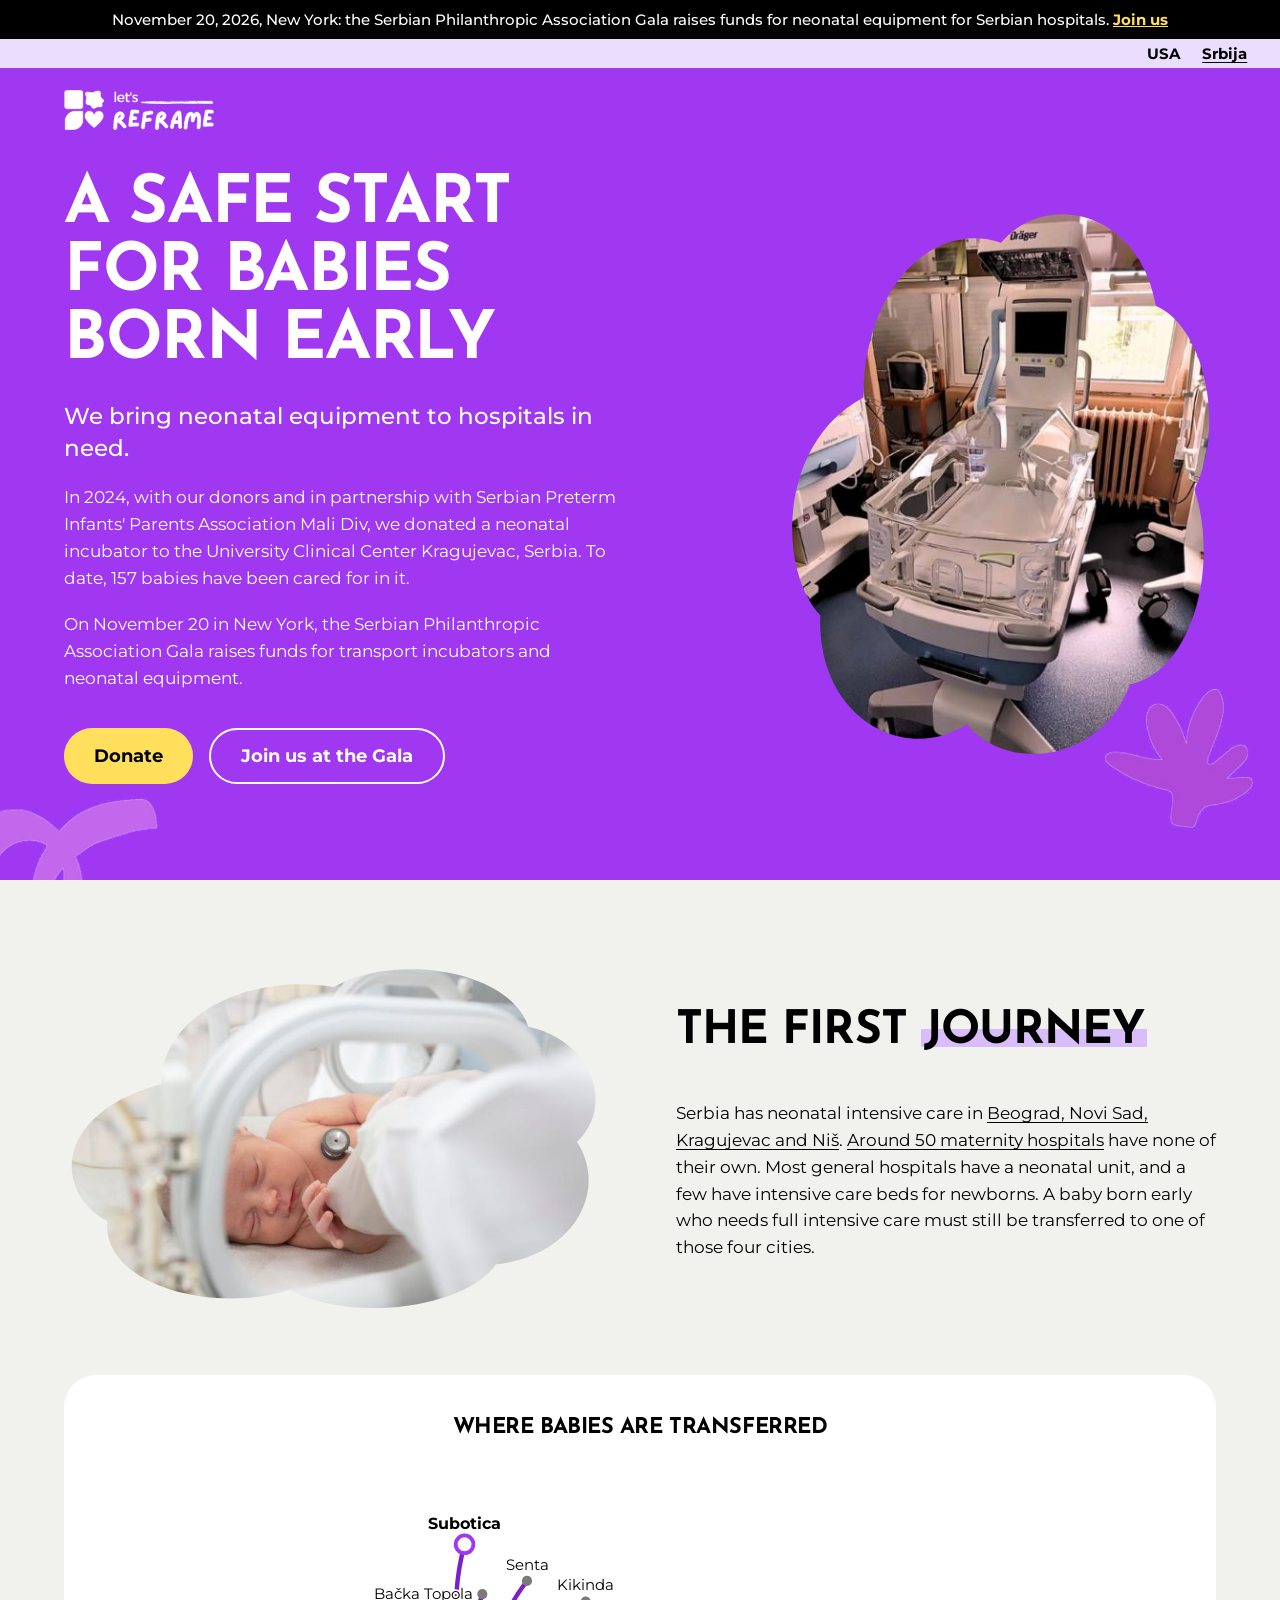
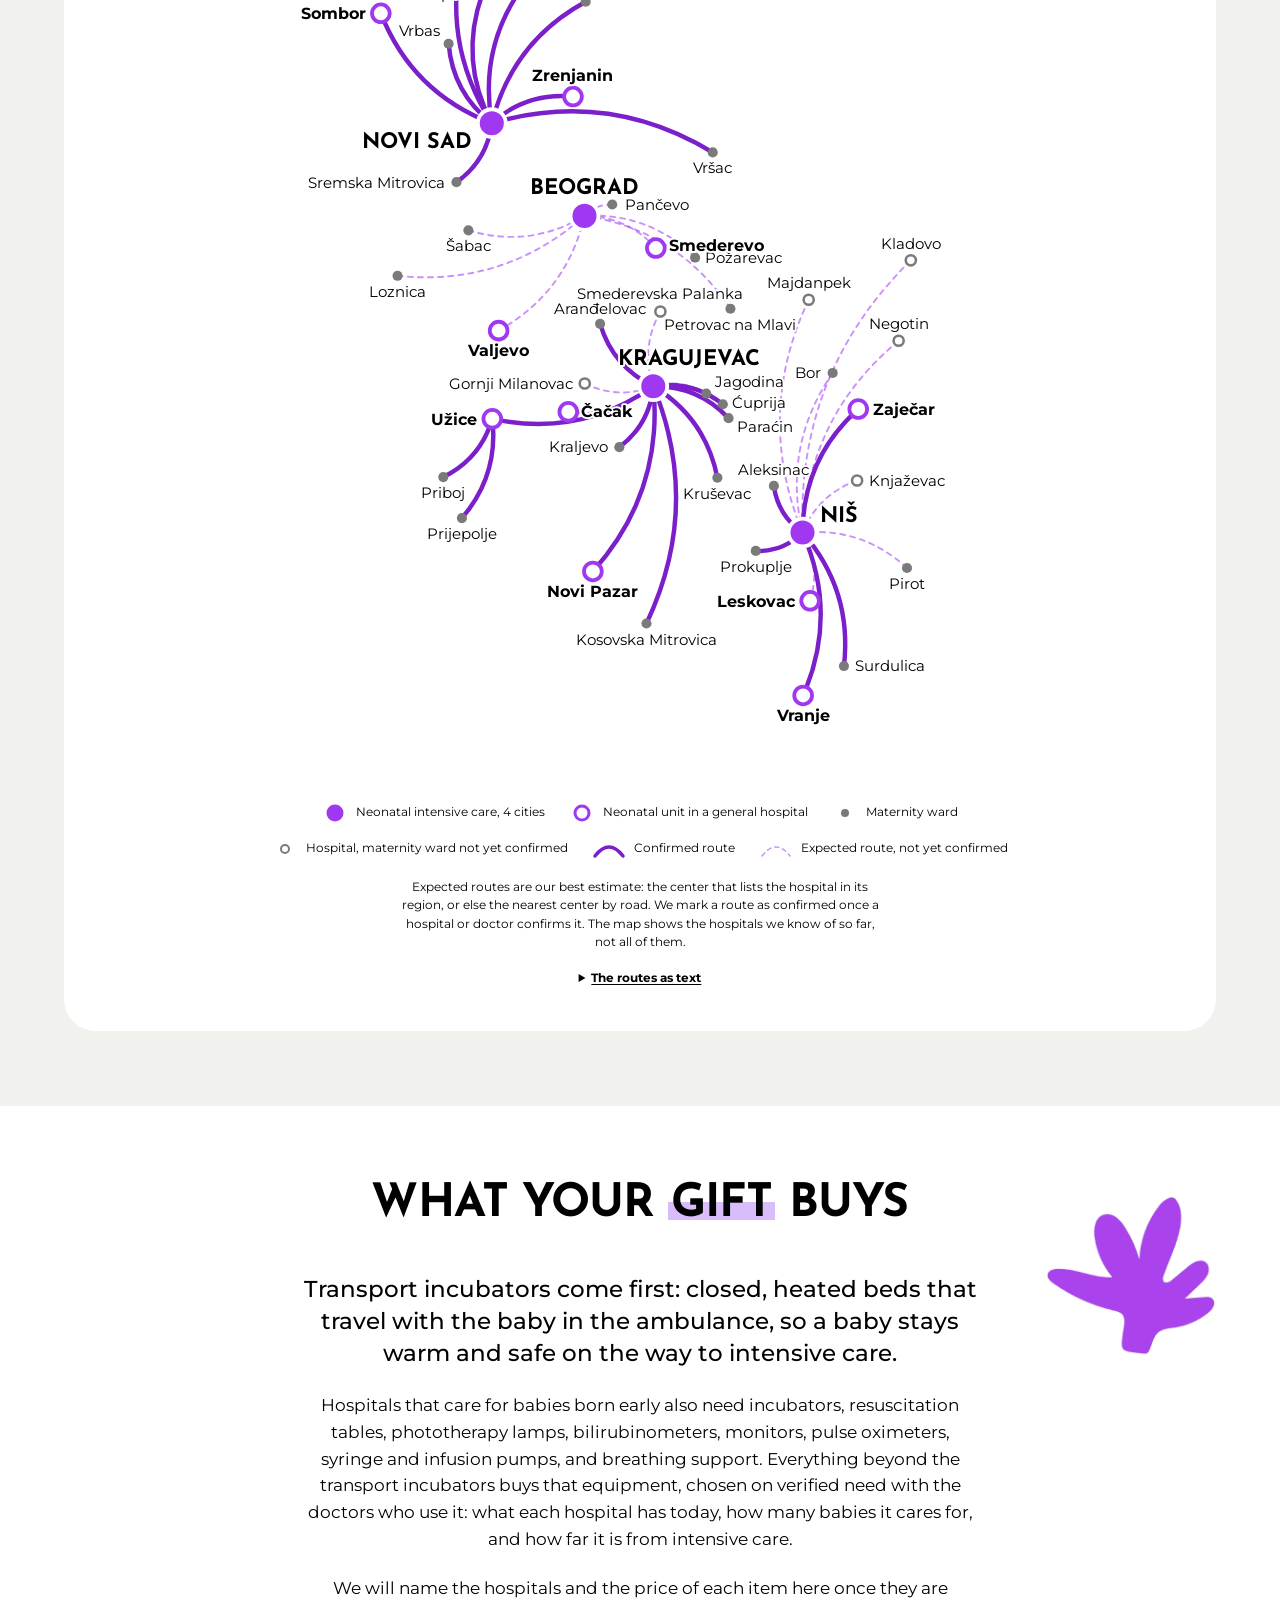
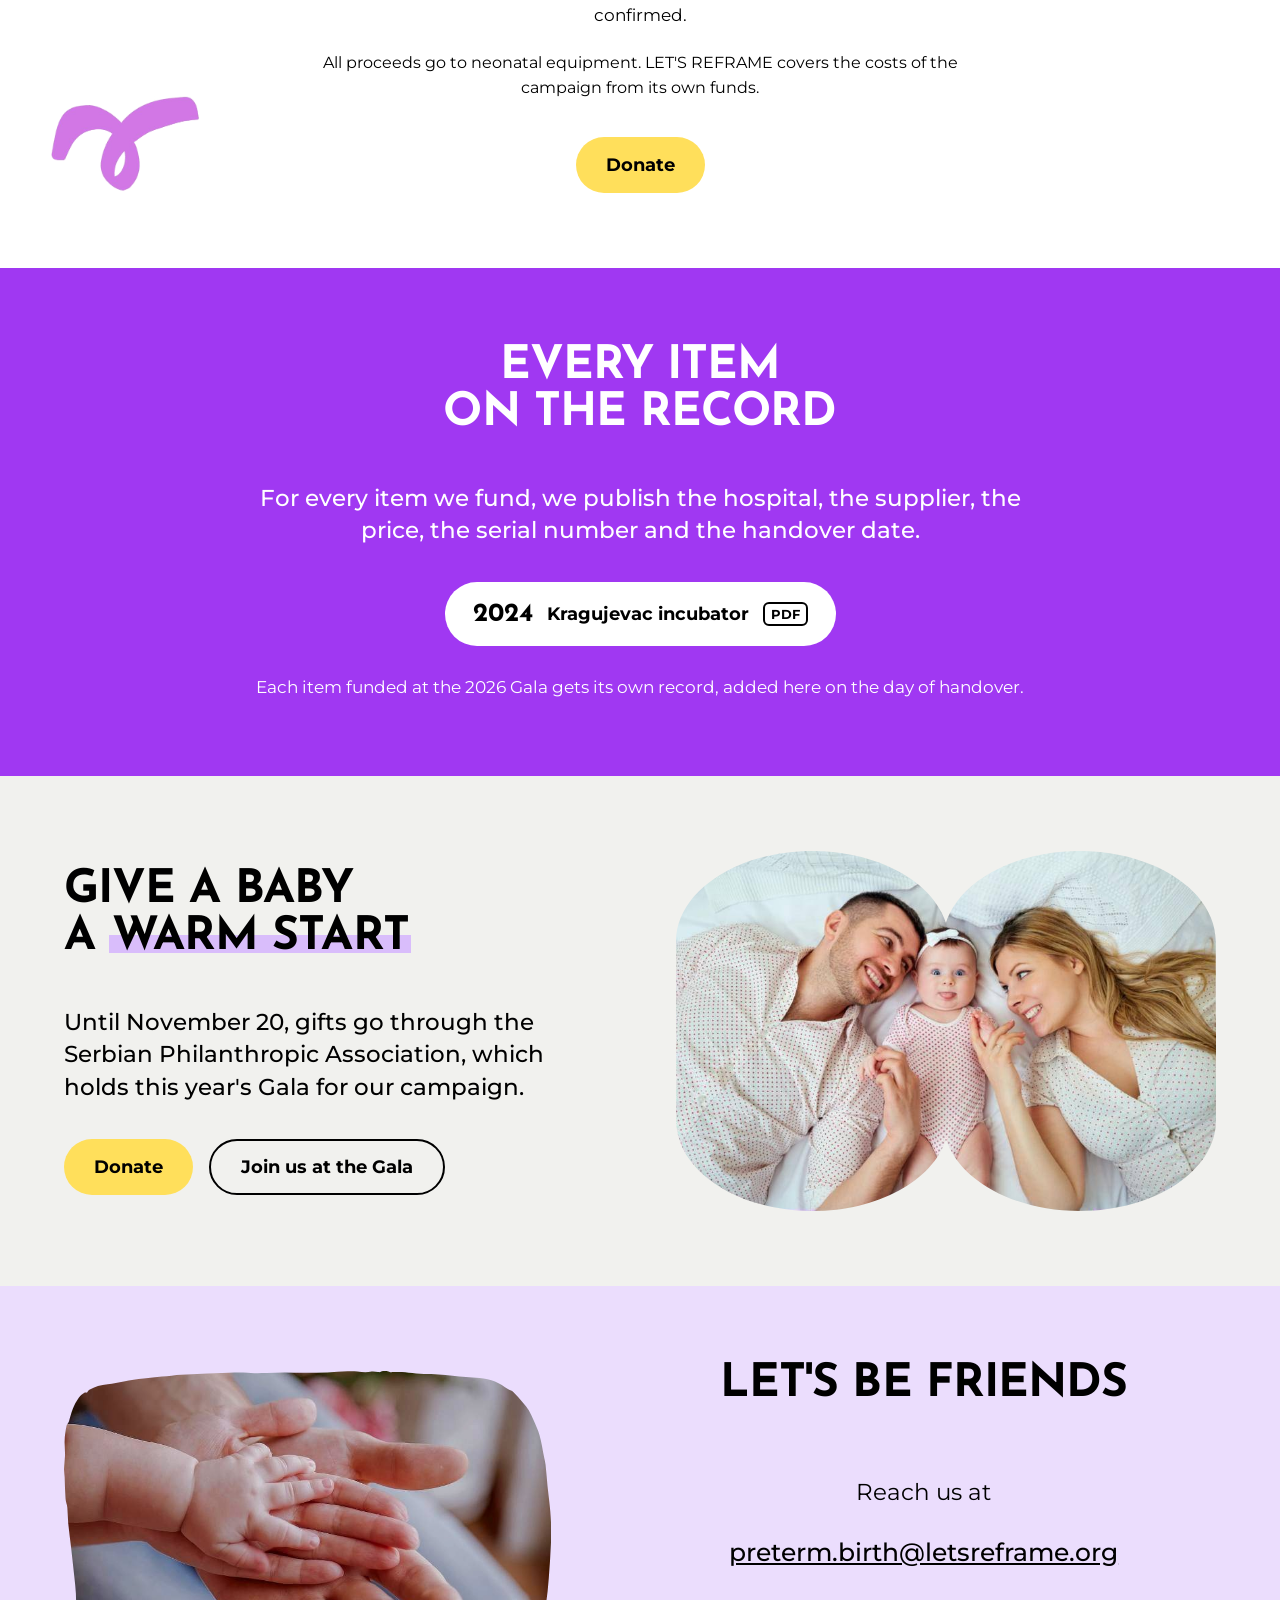
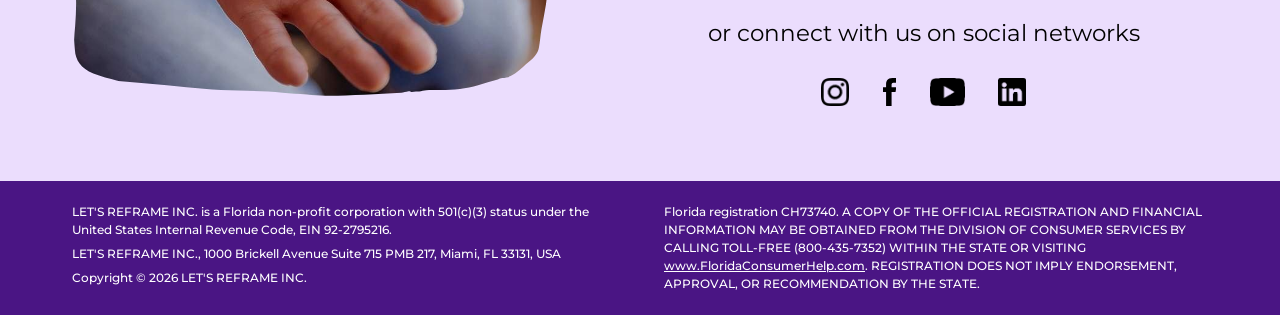
<file: preterm-birth/index.html>
<!doctype html>
<html lang="en">
<head>
<meta charset="utf-8">
<meta name="viewport" content="width=device-width, initial-scale=1, viewport-fit=cover">
<title>Neonatal equipment for hospitals in need | LET'S REFRAME</title>
<meta name="description" content="We celebrate every life that begins early and bring neonatal equipment to hospitals in need, starting in 2024 with an incubator for UKC Kragujevac, Serbia.">
<link rel="canonical" href="https://letsreframe.org/preterm-birth/">
<link rel="alternate" hreflang="en" href="https://letsreframe.org/preterm-birth/">
<link rel="alternate" hreflang="sr-Latn" href="https://letsreframe.org/prevremeno-rodjenje/">
<link rel="alternate" hreflang="x-default" href="https://letsreframe.org/preterm-birth/">
<link rel="icon" type="image/png" sizes="32x32" href="../favicon-32.png">
<link rel="apple-touch-icon" href="../apple-touch-icon.png">
<meta property="og:type" content="website">
<meta property="og:site_name" content="let's REFRAME">
<meta property="og:title" content="A safe start for babies born early">
<meta property="og:description" content="We celebrate every life that begins early and bring neonatal equipment to hospitals in need, starting in 2024 with an incubator for UKC Kragujevac, Serbia.">
<meta property="og:url" content="https://letsreframe.org/preterm-birth/">
<meta property="og:image" content="https://letsreframe.org/assets/img/og-preterm.jpg">
<meta property="og:locale" content="en_US">
<meta name="twitter:card" content="summary_large_image">
<link rel="stylesheet" href="../assets/css/preterm.css">
<script type="application/ld+json">
{
  "@context": "https://schema.org",
  "@type": "WebPage",
  "name": "A safe start for babies born early",
  "url": "https://letsreframe.org/preterm-birth/",
  "description": "We celebrate every life that begins early and bring neonatal equipment to hospitals in need, starting in 2024 with an incubator for UKC Kragujevac, Serbia.",
  "publisher": {"@type": "NGO", "name": "LET'S REFRAME INC.", "url": "https://letsreframe.org/"}
}
</script>
</head>
<body>
<a class="skip" href="#main">Skip to content</a>
<svg class="clips" width="0" height="0" aria-hidden="true" focusable="false"><defs>
<clipPath id="clip-hero" clipPathUnits="objectBoundingBox"><path transform="scale(0.00181488 0.00199668) translate(-0.000 -0.000)" d="M311.8990770483727,113.29154509410398C307.82830227438404,72.13905719682302 296.2600498470231,25.185915580012463 258.9599733131182,7.331200927859966C244.35065980951964,0.3385634531516038 227.5657255359646,-0.9906486839258918 211.44890316552227,0.6070102148221151C148.2857841453017,6.868430764084693 96.848179274764,55.0015361318201 61.93908192036474,108.01275989259803C36.44064622975078,146.73119692846353 16.93117765864424,189.38618535748242 4.316183194172516,233.9974294788241C-1.3252054689928605,253.94763153924046 -3.9365513931533975,279.2577538298766 12.591956122985078,291.7725815922325C25.265047274684,301.3685516549321 43.22293363001583,298.3615472574139 58.38015899418815,293.57157556223336C100.72463064664787,280.1923091606176 139.67545443142214,256.21740900918593 170.6970820767048,224.44152609697088C150.84905005244664,261.875826011711 130.45611116867818,309.79056796883384 127.96797028812017,352.08796127129915C125.47982940756215,394.38535457376435 138.86610747832603,439.24701545039574 170.78623044158792,467.1103869779652C190.71940416264457,484.5113464695329 216.47727161173862,494.2405382460466 242.6087608597248,498.3974563838549C305.20794134703306,508.35602990821394 370.6268144989029,487.05558070327584 420.2243570515722,447.583890067499C469.8218996042415,408.1121994317222 504.3593784937909,351.8014845032478 524.4628356084445,291.68743989543407C544.5662927230982,231.57339528762034 550.9398999787304,167.61094598451518 551.0010016670211,104.22345355155507C551.0170283393596,87.6368493481894 550.1636080373324,69.73806134710593 539.8774893970545,56.726406742255385C529.7326058067599,43.89304886717108 512.56303139708,38.80357873266411 496.2619022947445,37.43029324665563C432.586931426712,32.06436301430875 363.62616368802526,75.77510848362884 311.8990770483727,113.29154509410398Z"/></clipPath>
<clipPath id="clip-card" clipPathUnits="objectBoundingBox"><path transform="scale(0.00112499 0.00200017) translate(-0.000 -0.000)" d="M0,458.6515918551018L0,41.40465744178197C0,18.5020812239847 18.5020812239847,0 41.40465744178197,0L847.4953313083586,0C870.3979075261558,0 888.8999887501406,18.5020812239847 888.8999887501406,41.40465744178197L888.8999887501406,458.5515806052424C888.8999887501406,481.4541568230396 870.3979075261558,499.9562380470243 847.4953313083586,499.9562380470243L41.40465744178195,499.9562380470243C18.602092473844078,500.0562492968837 0,481.5541680728991 0,458.6515918551018Z"/></clipPath>
<clipPath id="clip-bowl" clipPathUnits="objectBoundingBox"><path transform="scale(0.00189717 0.00199962) translate(0.000 -0.000)" d="M346.7657999620421,250.04744733345984C451.4856709052951,215.14082368570885 527,116.42209147845891 527,0C527,0 408.9776048586069,0 263.44999051053327,0C117.92237616245964,0 0,0 0,0C0,116.42209147845891 75.51432909470488,215.14082368570885 180.23420003795783,250.04744733345984C75.51432909470488,284.9540709812108 0,383.6728031884608 0,500.0948946669197C0,500.0948946669197 118.02239514139305,500.0948946669197 263.5500094894667,500.0948946669197C409.07762383754033,500.0948946669197 527.1000189789333,500.0948946669197 527.1000189789333,500.0948946669197C527,383.6728031884608 451.4856709052951,284.9540709812108 346.7657999620421,250.04744733345984Z"/></clipPath>
<clipPath id="clip-arch" clipPathUnits="objectBoundingBox"><path transform="scale(0.00219780 0.00200000) translate(-0.000 -0.000)" d="M227.5,0C99.1,0,0,90.1,0,229.7C0,328.8,0,500,0,500h227.5H455c0,0,0-171.2,0-270.3  C455,90.1,355.9,0,227.5,0z"/></clipPath>
<clipPath id="clip-heart" clipPathUnits="objectBoundingBox"><path transform="scale(0.00200803 0.00199960) translate(-0.000 0.000)" d="M497.79995983129146,227.44567182165096L497.79995983129146,125.72524603334004C497.79995983129146,56.31130749146415 441.4886523398273,0 372.0747137979514,0C312.46274352279573,0 261.05242016469174,41.80839526009239 248.94998995782288,100.1201044386423C236.74753966659972,41.80839526009239 185.3372163084957,0 125.72524603334004,0C56.31130749146415,0 0,56.31130749146415 0,125.72524603334004L0,272.65474994978916L0.20004016870857605,272.65474994978916L0.20004016870857605,374.2751556537458C0.20004016870857605,443.78911427997593 56.51134766017273,500.1004217714401 125.92528620204862,500.1004217714401C185.43723639285,500.1004217714401 236.84755975095405,458.2920265113477 249.05001004217718,399.98031733279777C261.2524603334003,458.2920265113477 312.6627836915044,500.1004217714401 372.27475396666,500.1004217714401C441.6886925085359,500.1004217714401 498,443.78911427997593 498,374.37517573810004L498,227.44567182165096L497.79995983129146,227.44567182165096Z"/></clipPath>
<clipPath id="clip-b1" clipPathUnits="objectBoundingBox"><path transform="scale(0.00199601 0.00199624) translate(0.000 0.000)" d="M440.9813220373559,79.4283811432377C431.1837856324287,62.462551074897846 413.4173591652816,52.97062405875187 395.1409157181685,52.95759808480383L395.1439217121565,52.954592090815815C376.86747826504336,52.93856012287975 359.09804580390835,43.447635104729784 349.30351539296913,26.48380903238193C334.6883726232546,1.1663256673486633 302.3178253643492,-7.505966988066024 277.00034199931594,7.112181775636447L276.9963340073319,7.11518776962446L276.9963340073319,7.099155801688395C261.271979456041,16.15821968356063 241.31618736762516,16.8756502486995 224.4255071489856,7.29755140489719C216.2968831720809,2.506227296709663 207.0306369653447,-0.014072629482953895 197.59500680998633,0C178.004943990112,0 160.90284219431558,10.644224711550576 151.74858850282297,26.464771070457857L151.74858850282297,26.461765076469845C142.59734080531834,42.27930544138911 125.49123101753793,52.92353015293969 105.90417419165158,52.92353015293969C76.67088265823466,52.92353015293969 52.97463205073587,76.61978076043847 52.97463205073587,105.8530722938554L52.97463205073587,105.85908428183143L52.958600082799805,105.8530722938554C52.94256811486375,123.99023801952396 43.59492881014235,141.6223967552065 26.876592246815477,151.46502306995387C18.651013925081934,156.10718615112634 11.825455346810939,162.87633229413427 7.115187769624424,171.06310187379626C-2.6803446393107575,188.03093593812812 -2.0140159719680932,208.16207767584464 7.112181775636412,223.99865600268802L7.1091757816484,223.99865600268802C16.228359543280874,239.83222833554333 16.89468821062354,259.9653740692519 7.09915580168836,276.93120413759175C-7.514984970030097,302.245681508637 1.1563056873885886,334.61622876754245 26.473789052421857,349.23437753124495L26.47679504640987,349.23738352523293L26.466775066449827,349.24439751120497C42.287321425357106,358.3916372167256 52.92653614692767,375.497747004506 52.92653614692767,395.0878098243804C52.92653614692767,424.3211013577973 76.62278675442646,448.0173519652961 105.85507628984737,448.0173519652961C125.44614110771775,448.0173519652961 142.54523690952615,458.65957268085464 151.70249659500678,474.480119039762C160.8537442925114,490.2936514126972 177.9588520822958,500.9428861142278 197.54691090617814,500.9428861142278C206.98242534560694,500.9550847346382 216.24827096682662,498.43454772507914 224.37741124517746,493.64433271133464C241.264083471833,484.0682378635243 261.22488555022886,484.7856684286632 276.94823810352375,493.84773830452343L276.94823810352375,493.82870034259935L276.95124409751173,493.83471233057537C302.26872746254503,508.4498551002898 334.6392747214505,499.7745564508871 349.258425483149,474.4600790798418C359.05295589408814,457.49725500549 376.8193823612352,448.00432599134797 395.0958258083483,447.99130001739996L395.09181781636426,447.9842860314279C413.3682612634774,447.9712600574799 431.13769372461246,438.4783310433379 440.9292181415636,421.5155069689861C445.7518344963309,413.1638536722927 448.04039791920405,404.0416639166721 448.030377939244,395.0457259085482L448.037391925216,395.05173789652423C448.0534238931521,377.4225851548297 456.88703822592345,360.26336947326104 472.7386465227068,350.2804634390731C481.283685432629,345.78750442499114 488.69947260105465,338.9027761944476 493.8808042383914,329.9278801442397C503.6793426413146,312.9560380879238 503.0130139739719,292.82289235421524 493.88781822436346,276.98932002135996L493.89082421835144,276.98932002135996C484.768634462731,261.1557476885046 484.1013037973923,241.02260195479607 493.8978382043235,224.05576988846022C508.51598696802597,198.73828652342695 499.8406883186232,166.3707452585095 474.52320495359,151.752596494807L474.5191969616059,151.748588502823L474.52921694156595,151.74558250883499C458.83592432815124,142.66547666904665 448.2407975184048,125.75876448247104 448.0734638530721,106.36409127181747C448.1656476687045,97.21184157631686 445.88409823180336,87.92332015335971 440.98132203735577,79.42838114323771"/></clipPath>
<clipPath id="clip-b2" clipPathUnits="objectBoundingBox"><path transform="scale(0.00199999 0.00200000) translate(-0.000 -0.000)" d="M500.002000008,250.00300001200003C500.002000008,388.0685522742091 388.0705522822091,500 250.001000004,500C111.92944771779086,500 0,388.06855227420914 0,250.00300001200006C0,111.93044772179088 111.92944771779086,0 250.001000004,0C388.07255229020916,0 500.002000008,111.93044772179088 500.002000008,250.00300001200003Z"/></clipPath>
<clipPath id="clip-b3" clipPathUnits="objectBoundingBox"><path transform="scale(0.00386100 0.00386100) translate(-0.000 -0.000)" d="M0,0L199.78568665377176,0C232.44874274661507,0 259,26.55125725338491 259,59.21431334622824L259,259L0,259L0,0Z"/></clipPath>
<clipPath id="clip-b4" clipPathUnits="objectBoundingBox"><path transform="scale(0.00122844 0.00104802) translate(-28.863 -0.470)" d="M726.0458828349038,117.97244981564933C691.2244981564932,76.64707087259319 648.7984432609586,40.024580090126996 598.0672879967227,19.91222859483818C561.9451044653831,5.6034412126177795 522.6209545268332,0 483.69705038918477,0.5003072511265875C319.3961491192134,2.9017820565342074 170.00440393281443,117.47214256452274 101.56237197869726,263.6619213437116C41.52550184350676,392.14082343301925 0,613.9770585825481 53.632937320770175,745.1576198279395C107.16581319131502,876.3381810733306 196.92093404342484,945.8808889799262 334.705551003687,951.8845759934453C551.6387750921753,977 716.039737812372,827.5081933633757 797.1895739451045,654.7020688242524C878.3394100778369,481.8959442851291 849.5217124129455,264.8626587464154 726.0458828349038,117.97244981564933Z"/></clipPath>
<clipPath id="clip-b5" clipPathUnits="objectBoundingBox"><path transform="scale(0.00262353 0.00268711) translate(-0.087 -0.100)" d="M269.5660178853235,367.2711730668069C267.36138874276696,367.87243556023145 265.6578116780642,368.67411888479745 263.95423461336134,368.87453971593897C254.33403471856914,369.676223040505 244.81404523934768,370.477906365071 235.19384534455548,371.1793792740663C230.28353498158862,371.4800105207786 225.37322461862175,371.78064176749086 220.4629142556549,371.88085218306156C215.15176223040504,372.081273014203 209.84061020515517,372.3819042609153 204.62966859547603,372.18148342977383C199.61914781693844,372.081273014203 194.6086270384008,371.78064176749086 189.7985270910047,370.87874802735405C183.58548132561808,369.7764334560757 177.27222514466067,369.7764334560757 171.1593897948448,368.7743293003682C155.2259337190952,366.16885849552864 138.99184639663332,366.87033140452394 122.95817990531297,365.76801683324567C113.93924250394528,365.1667543398211 104.92030510257757,363.7638085218306 95.90136770120988,362.5612835349816C85.67990531299314,361.25854813256177 75.4584429247764,359.75539189900053 65.13677012098894,358.35244608101C57.62098895318252,357.3503419253025 50.004997369805345,356.34823776959496 42.48921620199893,355.34613361388745C42.28879537085742,355.34613361388745 42.08837453971592,355.2459231983167 41.887953708574415,355.2459231983167C35.574697527617026,352.54024197790636 28.860599684376627,350.4358232509205 23.048395581272995,346.9284587059442C13.227774855339277,340.91583377169906 9.018937401367683,331.29563387690683 8.618095739084675,319.9718569174119C8.517885323513921,316.06365071015256 8.01683324566016,312.25565491846396 8.01683324566016,308.3474487112046C8.117043661230912,302.936086270384 8.517885323513921,297.6249342451341 8.81851657022618,292.3137822198843C9.620199894792197,276.4805365597054 10.021041557075206,260.6472908995265 8.81851657022618,244.81404523934768C7.716201998947905,230.5841662283009 6.714097843240383,216.4544976328248 5.611783271962108,202.22461862177798C4.910310362966842,193.10547080483954 4.0084166228300715,184.08653340347183 3.4071541294055585,174.9673855865334C3.0063124671225494,168.95476065228826 3.106522882693302,162.8419253024724 2.7056812204102925,156.82930036822725C2.505260389268788,153.42214623882165 1.4029458179905137,150.11520252498684 1.3027354024197615,146.70804839558127C0.9018937401367525,138.4907943187796 0.8016833245660003,130.17332982640715 0.6012624934244959,121.85586533403472C0.5010520778537437,118.64913203577065 0,115.44239873750658 0.10021041557073475,112.23566543924251C0.20042083114148698,107.2251446607049 0.8016833245660003,102.21462388216729 0.9018937401367526,97.20410310362968C1.0021041557075223,91.39189900052604 0.40084166228300894,85.57969489742241 0.6012624934245133,79.86770120988953C0.6012624934245133,74.35612835349816 1.3027354024197788,68.94476591267754 2.0042083114150446,63.433193056286164C2.2046291425565494,61.52919516044187 3.6075749605470806,59.82561809573909 4.008416622830089,57.9216201998948C5.711993687532877,48.50184113624409 7.515781167806417,39.082062072593374 11.925039452919515,30.36375591793793C12.927143608627038,28.459758022093638 14.530510257759074,26.75618095739085 16.033666491320357,25.253024723829565C16.534718569174117,24.751972645975805 17.737243556023145,25.05260389268806 18.037874802735402,25.05260389268806C18.739347711730666,23.74986849026828 19.140189374013676,22.447133087848503 19.941872698579694,21.845870594423992C24.25092056812204,18.538926880589166 28.76038926880589,16.133876906891114 34.37217254076801,15.5326144134666C38.58100999473961,15.031562335612838 42.68963703314044,13.227774855339298 46.89847448711204,12.225670699631776C52.00920568122041,11.023145712782746 57.11993687532877,9.620199894792213 62.43108890057864,8.91872698579695C67.24118884797474,8.317464492372435 71.85086796422935,7.014729089952656 76.7611783271962,6.613887427669648C81.77169910573382,6.213045765386639 86.78221988427143,5.010520778537612 91.89295107837978,4.609679116254603C105.72198842714359,3.607574960547081 119.65123619147816,2.906102051551815 133.48027354024197,2.1044187269857972C136.88742766964754,1.903997895844293 140.29458179905313,2.1044187269857972 143.70173592845867,2.20462914255655C145.40531299316146,2.304839558127302 147.10889005786427,2.7056812204103107 148.91267753813779,2.906102051551815C149.7143608627038,3.0063124671225676 150.5160441872698,2.7056812204103102 151.31772751183584,2.7056812204103102C153.7227774855339,2.7056812204103102 156.2280378748027,2.7056812204103102 158.63308784850076,2.605470804839558C163.24276696475536,2.4050499736980533 167.95265649658074,1.9039978958442925 172.56233561283534,1.9039978958442925C177.07180431351918,1.9039978958442925 181.58127301420302,2.2046291425565494 186.0907417148869,2.4050499736980537L189.69831667543394,2.4050499736980537C195.20988953182533,2.2046291425565494 200.62125197264595,2.2046291425565494 206.13282482903733,1.9039978958442927C211.4439768542872,1.603366649132036 216.6549184639663,0.9018937401367705 221.96607048921618,0.6012624934245137C224.471330878485,0.4008416622830092 227.07680168332456,0.4008416622830092 229.58206207259335,0.9018937401367705C233.39005786428194,1.603366649132036 236.99763282482903,2.004208311415045 240.8056286165176,0.9018937401367705C242.20857443450814,0.5010520778537615 244.01236191478165,1.202524986849027 245.6157285639137,1.4029458179905316C246.31720147290898,1.503156233561284 247.118884797475,1.7035770647027884 247.519726459758,1.4029458179905316C250.2254076801683,-0.601262493424513 252.73066806943712,-0.10021041557075187 255.33613887427668,1.603366649132036C255.63677012098896,1.8037874802735405 256.43845344555496,1.3027354024197793 257.0397159389795,1.3027354024197793C259.4447659126775,1.3027354024197793 261.8498158863756,1.3027354024197793 264.3550762756444,1.4029458179905316C266.15886375591793,1.503156233561284 267.86244082062075,2.1044187269857972 269.66622830089426,2.3048395581273016C273.5744345081536,2.805891635981063 277.58285113098367,3.607574960547081 281.5912677538138,3.607574960547081C289.10704892162016,3.707785376117833 296.6228300894266,4.00841662283009 304.0384008416622,5.611783271962126C310.9529195160441,7.114939505523409 318.0678590215676,7.114939505523409 325.08258811152024,8.317464492372435C329.2914255654918,9.018937401367701 333.60047343503413,10.32167280378748 337.2080483955813,12.426091530773277C341.11625460284057,14.630720673329828 344.12256706996317,18.238295633876906 347.6299316149395,21.244608100999475C348.9326670173593,22.346922672277753 350.83666491320355,23.148605996843767 351.7385586533403,24.5515518148343C354.34402945817993,28.359547606522884 356.6488690163072,32.36796422935298 358.9537085744345,36.37638085218306C360.6572856391373,39.28248290373488 362.36086270384004,42.28879537085744 363.6635981062598,45.29510783798001C365.0665439242503,48.80247238295634 366.16885849552864,52.41004734350342 367.2711730668069,56.11783271962125C368.9747501315097,61.93003682272488 370.97895844292475,67.7422409258285 372.081273014203,73.75486586007364C373.68463966333513,82.17254076801683 374.4863229879011,90.79063650710151 375.68884797475016,99.30852183061546C376.08968963703313,102.11441346659652 376.5907417148869,104.92030510257757 376.79116254602843,107.72619673855866C377.392425039453,115.74302998421882 377.79326670173594,123.65965281430826 378.29431877958973,131.67648605996843C378.995791688585,141.59731720147292 379.9978958442925,151.41793792740663 380.4989479221463,161.3387690689111C381,170.85875854813256 381.400841662283,180.47895844292475 381.2004208311415,190.09915833771697C380.89978958442924,206.13282482903733 380.09810625986324,222.06628090478694 379.29642293529724,238.0999473961073C378.7953708574435,248.02077853761176 378.0938979484482,257.8413992635455 377.0917937927407,267.66201998947923C376.0896896370332,277.48264071541297 374.5865334034719,287.2030510257759 373.4842188321936,297.0236717517096C372.68253550762756,303.8379800105208 372.4821146764861,310.65228826933196 371.58022093634935,317.36638611257234C370.7785376117833,323.4792214623883 367.77222514466075,328.8905839032089 363.76380852183064,333.40005260389273C360.4568648079958,337.20804839558133 357.8513940031563,341.51709626512366 354.4442398737507,345.2248816412415C351.43792740662815,348.5318253550763 348.1309836927933,351.8387690689112 342.9200420831142,351.9389794844819C341.71751709626517,351.9389794844819 340.61520252498684,353.1415044713309 339.41267753813787,353.74276696475545C334.3019463440295,355.947396107312 328.99079431877965,357.8513940031563 323.980273540242,360.2564439768543C314.76091530773283,364.6657022619674 304.84008416622834,365.3671751709627 294.9192530247239,365.7680168332457C291.1112572330353,365.9684376643872 287.20305102577595,365.6678064176749 283.39505523408735,365.9684376643872C281.4910573382431,366.068648079958 279.68726985796957,366.9705418200947 277.883482377696,367.3713834823777C277.08179905313,367.5718043135192 276.28011572856394,367.4715938979485 275.3782219884272,367.5718043135192C274.17569700157816,367.67201472909 272.9731720147292,367.9726459758022 271.7706470278801,367.87243556023145C270.5681220410311,367.67201472909 269.7664387164651,367.2711730668069 269.56601788532356,367.2711730668069Z"/></clipPath>
<clipPath id="clip-pp" clipPathUnits="objectBoundingBox"><path d="M1.0000,0.5000 L0.9995,0.6488 L0.9981,0.7023 L0.9957,0.7418 L0.9924,0.7742 L0.9880,0.8019 L0.9827,0.8263 L0.9764,0.8479 L0.9690,0.8674 L0.9606,0.8851 L0.9511,0.9010 L0.9405,0.9155 L0.9286,0.9286 L0.9155,0.9405 L0.9010,0.9511 L0.8851,0.9606 L0.8674,0.9690 L0.8479,0.9764 L0.8263,0.9827 L0.8019,0.9880 L0.7742,0.9924 L0.7418,0.9957 L0.7023,0.9981 L0.6488,0.9995 L0.5000,1.0000 L0.3512,0.9995 L0.2977,0.9981 L0.2582,0.9957 L0.2258,0.9924 L0.1981,0.9880 L0.1737,0.9827 L0.1521,0.9764 L0.1326,0.9690 L0.1149,0.9606 L0.0990,0.9511 L0.0845,0.9405 L0.0714,0.9286 L0.0595,0.9155 L0.0489,0.9010 L0.0394,0.8851 L0.0310,0.8674 L0.0236,0.8479 L0.0173,0.8263 L0.0120,0.8019 L0.0076,0.7742 L0.0043,0.7418 L0.0019,0.7023 L0.0005,0.6488 L0.0000,0.5000 L0.0005,0.3512 L0.0019,0.2977 L0.0043,0.2582 L0.0076,0.2258 L0.0120,0.1981 L0.0173,0.1737 L0.0236,0.1521 L0.0310,0.1326 L0.0394,0.1149 L0.0489,0.0990 L0.0595,0.0845 L0.0714,0.0714 L0.0845,0.0595 L0.0990,0.0489 L0.1149,0.0394 L0.1326,0.0310 L0.1521,0.0236 L0.1737,0.0173 L0.1981,0.0120 L0.2258,0.0076 L0.2582,0.0043 L0.2977,0.0019 L0.3512,0.0005 L0.5000,0.0000 L0.6488,0.0005 L0.7023,0.0019 L0.7418,0.0043 L0.7742,0.0076 L0.8019,0.0120 L0.8263,0.0173 L0.8479,0.0236 L0.8674,0.0310 L0.8851,0.0394 L0.9010,0.0489 L0.9155,0.0595 L0.9286,0.0714 L0.9405,0.0845 L0.9511,0.0990 L0.9606,0.1149 L0.9690,0.1326 L0.9764,0.1521 L0.9827,0.1737 L0.9880,0.1981 L0.9924,0.2258 L0.9957,0.2582 L0.9981,0.2977 L0.9995,0.3512 Z"/></clipPath>
</defs></svg>
<svg class="clips" width="0" height="0" aria-hidden="true" focusable="false"><defs><clipPath id="clip-cloud" clipPathUnits="objectBoundingBox"><path d="M0.18,0.36 C0.18,0.17 0.34,0.05 0.5,0.09 C0.6,0.0 0.82,0.03 0.86,0.2 C0.98,0.24 1.02,0.42 0.95,0.52 C1.01,0.66 0.94,0.84 0.8,0.86 C0.74,0.99 0.52,1.02 0.42,0.93 C0.28,1.0 0.07,0.92 0.08,0.74 C-0.02,0.66 -0.02,0.44 0.18,0.36 Z"/></clipPath></defs></svg>
<div class="galabar"><p>November 20, 2026, New York: the Serbian Philanthropic Association Gala raises funds for neonatal equipment for Serbian hospitals. <a href="https://serbianphilanthropicassociation.org/serbian-philanthropic-gala-2026/" target="_blank" rel="noopener">Join us</a></p></div>
<nav class="countrybar" aria-label="Country"><ul>
  <li><a href="./" hreflang="en" aria-current="page">USA</a></li>
  <li><a href="../prevremeno-rodjenje/" lang="sr-Latn" hreflang="sr-Latn">Srbija</a></li>
</ul></nav>

<header class="hero on-purple">
<img class="deco d2" src="../assets/img/preterm/deco-swirl.png" alt="">
<div class="wrap"><div class="topbar"><a href="../"><img src="../assets/img/logo-white.png" alt="let's REFRAME home" width="450" height="120"></a></div>
<div class="grid"><div>
<h1>A safe start<br>for babies born early</h1>
<p class="lead">We bring neonatal equipment to hospitals in need.</p>
<p class="note">In 2024, with our donors and in partnership with Serbian Preterm Infants' Parents Association Mali Div, we donated a neonatal incubator to the University Clinical Center Kragujevac, Serbia. To date, 157 babies have been cared for in it.</p>
<p class="note">On November 20 in New York, the Serbian Philanthropic Association Gala raises funds for transport incubators and neonatal equipment.</p>
<div class="btns"><a class="btn b-yellow" href="https://serbianphilanthropicassociation.org/serbian-philanthropic-gala-2026/" target="_blank" rel="noopener">Donate</a><a class="btn b-line" href="https://serbianphilanthropicassociation.org/serbian-philanthropic-gala-2026/" target="_blank" rel="noopener">Join us at the Gala</a></div>
</div>
<div class="ph fr f-cloud"><img src="../assets/img/preterm/incubator-kragujevac.jpg" alt="The incubator LET'S REFRAME donated in 2024, in the neonatal unit at UKC Kragujevac."></div>
</div></div>
<img class="deco d1" src="../assets/img/preterm/deco-hand.png" alt="">
</header>
<main id="main">
<section class="sec journey"><div class="wrap two">
<div class="ph fr f-cloud"><img src="../assets/img/preterm/preemie-incubator.jpg" alt="A newborn asleep in an incubator while a doctor listens to its heart."></div>
<div class="stack"><h2>The first <span class="y">journey</span></h2>
<p>Serbia has neonatal intensive care in <a href="https://www.batut.org.rs/download/publikacije/pub2024.pdf" target="_blank" rel="noopener">Beograd, Novi Sad, Kragujevac and Niš</a>. <a href="https://serbia.unfpa.org/sites/default/files/pub-pdf/iskustva_zena_u_porodilistima.pdf" target="_blank" rel="noopener">Around 50 maternity hospitals</a> have none of their own. Most general hospitals have a neonatal unit, and a few have intensive care beds for newborns. A baby born early who needs full intensive care must still be transferred to one of those four cities.</p>
</div></div>
<div class="wrap"><div class="mapcard"><h3>Where babies are transferred</h3><p class="swipe">Swipe sideways to see the whole map.</p><div class="mapscroll" tabindex="0" aria-label="Map of transfer routes, scrollable"><svg class="tmap" viewBox="0 0 600 720" role="img" aria-labelledby="tmap-t tmap-d"><title id="tmap-t">Where babies born early are transferred</title><desc id="tmap-d">Dots for hospitals: large filled circles for the four cities with neonatal intensive care, rings for general hospitals with a neonatal unit, small dots for maternity wards, small rings for hospitals whose maternity ward is not yet confirmed. Every hospital is named. Solid arcs show confirmed transfer routes, pale dashed arcs show expected ones. The same information is listed below the map.</desc><path class="arc exp" d="M434.3,581.7 Q443.1,553.4 428.3,527.8"/><path class="arc exp" d="M452.1,401.8 Q412.5,459.5 428.3,527.8"/><path class="arc exp" d="M510.8,555.8 Q475.7,523.6 428.3,527.8"/><path class="arc exp" d="M243.4,432.5 Q281.4,437.2 310.5,412.3"/><path class="arc exp" d="M352.3,418.1 Q332.7,406.0 310.5,412.3"/><path class="arc exp" d="M188.4,368.4 Q242.2,338.0 256.2,277.8"/><path class="arc exp" d="M108.6,325.1 Q192.8,333.9 256.2,277.8"/><path class="arc exp" d="M164.5,289.2 Q212.8,303.7 256.2,277.8"/><path class="arc exp" d="M343.5,310.7 Q307.1,275.0 256.2,277.8"/><path class="arc exp" d="M312.5,303.2 Q289.9,278.1 256.2,277.8"/><path class="arc exp" d="M278.1,268.8 Q265.1,268.5 256.2,277.8"/><path class="arc exp" d="M256.4,410.1 Q283.0,423.1 310.5,412.3"/><path class="arc exp" d="M316.1,353.3 Q300.3,381.6 310.5,412.3"/><path class="arc exp" d="M371.4,351.1 Q329.9,289.1 256.2,277.8"/><path class="arc exp" d="M433.2,344.0 Q390.3,434.8 428.3,527.8"/><path class="arc exp" d="M513.8,312.9 Q423.8,401.5 428.3,527.8"/><path class="arc exp" d="M504.2,376.4 Q432.9,435.4 428.3,527.8"/><path class="arc exp" d="M471.4,486.7 Q440.8,497.7 428.3,527.8"/><path class="arc" d="M161.5,63.4 Q141.2,138.7 183.0,204.6"/><path class="arc" d="M247.1,183.6 Q210.4,180.0 183.0,204.6"/><path class="arc" d="M95.4,117.9 Q120.1,180.5 183.0,204.6"/><path class="arc" d="M155.1,251.2 Q179.3,234.0 183.0,204.6"/><path class="arc" d="M148.9,141.9 Q152.2,180.8 183.0,204.6"/><path class="arc" d="M357.4,227.7 Q275.3,177.8 183.0,204.6"/><path class="arc" d="M257.1,108.7 Q199.0,140.3 183.0,204.6"/><path class="arc" d="M210.8,92.3 Q172.2,142.4 183.0,204.6"/><path class="arc" d="M175.5,102.7 Q156.8,155.3 183.0,204.6"/><path class="arc" d="M391.4,542.3 Q413.1,543.1 428.3,527.8"/><path class="arc" d="M428.8,656.4 Q456.8,592.0 428.3,527.8"/><path class="arc" d="M405.7,491.0 Q408.9,514.3 428.3,527.8"/><path class="arc" d="M461.0,633.2 Q467.9,573.3 428.3,527.8"/><path class="arc" d="M472.3,430.3 Q428.8,469.4 428.3,527.8"/><path class="arc" d="M159.4,516.4 Q188.6,482.5 183.4,438.0"/><path class="arc" d="M144.7,484.0 Q174.2,469.5 183.4,438.0"/><path class="arc" d="M305.1,599.6 Q349.0,507.1 310.5,412.3"/><path class="arc" d="M262.8,558.5 Q318.8,495.9 310.5,412.3"/><path class="arc" d="M361.1,484.5 Q351.7,437.3 310.5,412.3"/><path class="arc" d="M183.4,438.0 Q252.6,453.1 310.5,412.3"/><path class="arc" d="M365.4,426.5 Q341.1,407.3 310.5,412.3"/><path class="arc" d="M369.9,437.5 Q345.8,411.8 310.5,412.3"/><path class="arc" d="M268.5,363.0 Q278.7,396.9 310.5,412.3"/><path class="arc" d="M283.7,460.4 Q307.7,442.3 310.5,412.3"/><circle class="dP" cx="256.4" cy="410.1" r="4"><title>Gornji Milanovac: hospital, maternity ward not yet confirmed</title></circle><text class="lM" x="247.4" y="414.3" text-anchor="end">Gornji Milanovac</text><circle class="dP" cx="316.1" cy="353.3" r="4"><title>Smederevska Palanka: hospital, maternity ward not yet confirmed</title></circle><text class="lM" x="316.1" y="343.3" text-anchor="middle">Smederevska Palanka</text><circle class="dP" cx="433.2" cy="344.0" r="4"><title>Majdanpek: hospital, maternity ward not yet confirmed</title></circle><text class="lM" x="433.2" y="335.0" text-anchor="middle">Majdanpek</text><circle class="dP" cx="513.8" cy="312.9" r="4"><title>Kladovo: hospital, maternity ward not yet confirmed</title></circle><text class="lM" x="513.8" y="303.9" text-anchor="middle">Kladovo</text><circle class="dP" cx="504.2" cy="376.4" r="4"><title>Negotin: hospital, maternity ward not yet confirmed</title></circle><text class="lM" x="504.2" y="367.4" text-anchor="middle">Negotin</text><circle class="dP" cx="471.4" cy="486.7" r="4"><title>Knjaževac: hospital, maternity ward not yet confirmed</title></circle><text class="lM" x="480.4" y="490.9" text-anchor="start">Knjaževac</text><circle class="dM" cx="155.1" cy="251.2" r="4"><title>Sremska Mitrovica: maternity ward</title></circle><text class="lM" x="146.1" y="255.4" text-anchor="end">Sremska Mitrovica</text><circle class="dM" cx="148.9" cy="141.9" r="4"><title>Vrbas: maternity ward</title></circle><text class="lM" x="141.9" y="135.9" text-anchor="end">Vrbas</text><circle class="dM" cx="357.4" cy="227.7" r="4"><title>Vršac: maternity ward</title></circle><text class="lM" x="357.4" y="244.3" text-anchor="middle">Vršac</text><circle class="dM" cx="257.1" cy="108.7" r="4"><title>Kikinda: maternity ward</title></circle><text class="lM" x="257.1" y="99.7" text-anchor="middle">Kikinda</text><circle class="dM" cx="210.8" cy="92.3" r="4"><title>Senta: maternity ward</title></circle><text class="lM" x="210.8" y="83.3" text-anchor="middle">Senta</text><circle class="dM" cx="175.5" cy="102.7" r="4"><title>Bačka Topola: maternity ward</title></circle><text class="lM" x="168.5" y="106.7" text-anchor="end">Bačka Topola</text><circle class="dM" cx="159.4" cy="516.4" r="4"><title>Prijepolje: maternity ward</title></circle><text class="lM" x="159.4" y="533.0" text-anchor="middle">Prijepolje</text><circle class="dM" cx="144.7" cy="484.0" r="4"><title>Priboj: maternity ward</title></circle><text class="lM" x="144.7" y="500.6" text-anchor="middle">Priboj</text><circle class="dM" cx="391.4" cy="542.3" r="4"><title>Prokuplje: maternity ward</title></circle><text class="lM" x="391.4" y="558.9" text-anchor="middle">Prokuplje</text><circle class="dM" cx="405.7" cy="491.0" r="4"><title>Aleksinac: maternity ward</title></circle><text class="lM" x="405.7" y="482.0" text-anchor="middle">Aleksinac</text><circle class="dM" cx="461.0" cy="633.2" r="4"><title>Surdulica: maternity ward</title></circle><text class="lM" x="470.0" y="637.4" text-anchor="start">Surdulica</text><circle class="dM" cx="452.1" cy="401.8" r="4"><title>Bor: maternity ward</title></circle><text class="lM" x="443.1" y="406.0" text-anchor="end">Bor</text><circle class="dM" cx="108.6" cy="325.1" r="4"><title>Loznica: maternity ward</title></circle><text class="lM" x="108.6" y="341.7" text-anchor="middle">Loznica</text><circle class="dM" cx="361.1" cy="484.5" r="4"><title>Kruševac: maternity ward</title></circle><text class="lM" x="361.1" y="501.1" text-anchor="middle">Kruševac</text><circle class="dM" cx="164.5" cy="289.2" r="4"><title>Šabac: maternity ward</title></circle><text class="lM" x="164.5" y="305.8" text-anchor="middle">Šabac</text><circle class="dM" cx="283.7" cy="460.4" r="4"><title>Kraljevo: maternity ward</title></circle><text class="lM" x="274.7" y="464.6" text-anchor="end">Kraljevo</text><circle class="dM" cx="343.5" cy="310.7" r="4"><title>Požarevac: maternity ward</title></circle><text class="lM" x="351.5" y="314.7" text-anchor="start">Požarevac</text><circle class="dM" cx="510.8" cy="555.8" r="4"><title>Pirot: maternity ward</title></circle><text class="lM" x="510.8" y="572.4" text-anchor="middle">Pirot</text><circle class="dM" cx="352.3" cy="418.1" r="4"><title>Jagodina: maternity ward</title></circle><text class="lM" x="359.3" y="413.1" text-anchor="start">Jagodina</text><circle class="dM" cx="278.1" cy="268.8" r="4"><title>Pančevo: maternity ward</title></circle><text class="lM" x="288.1" y="272.8" text-anchor="start">Pančevo</text><circle class="dM" cx="365.4" cy="426.5" r="4"><title>Ćuprija: maternity ward</title></circle><text class="lM" x="372.4" y="429.5" text-anchor="start">Ćuprija</text><circle class="dM" cx="369.9" cy="437.5" r="4"><title>Paraćin: maternity ward</title></circle><text class="lM" x="376.9" y="448.5" text-anchor="start">Paraćin</text><circle class="dM" cx="305.1" cy="599.6" r="4"><title>Kosovska Mitrovica: maternity ward</title></circle><text class="lM" x="305.1" y="616.2" text-anchor="middle">Kosovska Mitrovica</text><circle class="dM" cx="371.4" cy="351.1" r="4"><title>Petrovac na Mlavi: maternity ward</title></circle><text class="lM" x="371.4" y="368.1" text-anchor="middle">Petrovac na Mlavi</text><circle class="dM" cx="268.5" cy="363.0" r="4"><title>Aranđelovac: maternity ward</title></circle><text class="lM" x="268.5" y="355.0" text-anchor="middle">Aranđelovac</text><circle class="dU" cx="161.5" cy="63.4" r="7"><title>Subotica: neonatal unit</title></circle><text class="lU" x="161.5" y="51.4" text-anchor="middle">Subotica</text><circle class="dU" cx="247.1" cy="183.6" r="7"><title>Zrenjanin: neonatal unit</title></circle><text class="lU" x="247.1" y="171.6" text-anchor="middle">Zrenjanin</text><circle class="dU" cx="95.4" cy="117.9" r="7"><title>Sombor: neonatal unit</title></circle><text class="lU" x="83.4" y="122.4" text-anchor="end">Sombor</text><circle class="dU" cx="188.4" cy="368.4" r="7"><title>Valjevo: neonatal unit</title></circle><text class="lU" x="188.4" y="388.8" text-anchor="middle">Valjevo</text><circle class="dU" cx="472.3" cy="430.3" r="7"><title>Zaječar: neonatal unit</title></circle><text class="lU" x="484.3" y="434.9" text-anchor="start">Zaječar</text><circle class="dU" cx="183.4" cy="438.0" r="7"><title>Užice: neonatal unit</title></circle><text class="lU" x="171.4" y="442.6" text-anchor="end">Užice</text><circle class="dU" cx="434.3" cy="581.7" r="7"><title>Leskovac: neonatal unit</title></circle><text class="lU" x="422.3" y="586.3" text-anchor="end">Leskovac</text><circle class="dU" cx="428.8" cy="656.4" r="7"><title>Vranje: neonatal unit</title></circle><text class="lU" x="428.8" y="676.8" text-anchor="middle">Vranje</text><circle class="dU" cx="243.4" cy="432.5" r="7"><title>Čačak: neonatal unit</title></circle><text class="lU" x="253.4" y="436.5" text-anchor="start">Čačak</text><circle class="dU" cx="262.8" cy="558.5" r="7"><title>Novi Pazar: neonatal unit</title></circle><text class="lU" x="262.8" y="578.9" text-anchor="middle">Novi Pazar</text><circle class="dU" cx="312.5" cy="303.2" r="7"><title>Smederevo: neonatal unit</title></circle><text class="lU" x="322.5" y="305.2" text-anchor="start">Smederevo</text><circle class="dT" cx="256.2" cy="277.8" r="11"><title>Beograd: neonatal intensive care</title></circle><text class="lT" x="256.2" y="260.8" text-anchor="middle">Beograd</text><circle class="dT" cx="183.0" cy="204.6" r="11"><title>Novi Sad: neonatal intensive care</title></circle><text class="lT" x="167.0" y="224.6" text-anchor="end">Novi Sad</text><circle class="dT" cx="310.5" cy="412.3" r="11"><title>Kragujevac: neonatal intensive care</title></circle><text class="lT" x="338.5" y="395.3" text-anchor="middle">Kragujevac</text><circle class="dT" cx="428.3" cy="527.8" r="11"><title>Niš: neonatal intensive care</title></circle><text class="lT" x="442.3" y="519.8" text-anchor="start">Niš</text></svg></div><ul class="legend"><li><svg width="26" height="26" aria-hidden="true"><circle class="dT" cx="13" cy="13" r="10"/></svg>Neonatal intensive care, 4 cities</li><li><svg width="26" height="26" aria-hidden="true"><circle class="dU" cx="13" cy="13" r="7"/></svg>Neonatal unit in a general hospital</li><li><svg width="26" height="26" aria-hidden="true"><circle class="dM" cx="13" cy="13" r="4"/></svg>Maternity ward</li><li><svg width="26" height="26" aria-hidden="true"><circle class="dP" cx="13" cy="13" r="4"/></svg>Hospital, maternity ward not yet confirmed</li><li><svg width="34" height="26" aria-hidden="true"><path class="arc" d="M3,20 Q17,2 31,20"/></svg>Confirmed route</li><li><svg width="34" height="26" aria-hidden="true"><path class="arc exp" d="M3,20 Q17,2 31,20"/></svg>Expected route, not yet confirmed</li></ul><p class="mapnote">Expected routes are our best estimate: the center that lists the hospital in its region, or else the nearest center by road. We mark a route as confirmed once a hospital or doctor confirms it. The map shows the hospitals we know of so far, not all of them.</p><details class="routes"><summary>The routes as text</summary><ul><li><strong>Novi Sad</strong> receives babies from Subotica, Zrenjanin, Sombor, Sremska Mitrovica, Vrbas, Vršac, Kikinda, Senta and Bačka Topola (confirmed).</li><li><strong>Niš</strong> receives babies from Prokuplje, Vranje, Aleksinac, Surdulica and Zaječar (confirmed).</li><li><strong>Užice</strong> receives babies from Prijepolje and Priboj (confirmed).</li><li><strong>Kragujevac</strong> receives babies from Kosovska Mitrovica, Novi Pazar, Kruševac, Užice, Ćuprija, Paraćin, Aranđelovac and Kraljevo (confirmed).</li><li><strong>Niš</strong> receives babies from Leskovac, Bor, Pirot, Majdanpek, Kladovo, Negotin and Knjaževac (expected, not yet confirmed).</li><li><strong>Kragujevac</strong> receives babies from Čačak, Jagodina, Gornji Milanovac and Smederevska Palanka (expected, not yet confirmed).</li><li><strong>Beograd</strong> receives babies from Valjevo, Loznica, Šabac, Požarevac, Smederevo, Pančevo and Petrovac na Mlavi (expected, not yet confirmed).</li></ul></details></div></div></section>
<section class="sec gift">
<img class="deco d3" src="../assets/img/preterm/deco-hand.png" alt="">
<img class="deco d4" src="../assets/img/preterm/deco-swirl.png" alt="">
<div class="wrap"><div class="inner stack"><h2>What your <span class="y">gift</span> buys</h2>
<p class="lead">Transport incubators come first: closed, heated beds that travel with the baby in the ambulance, so a baby stays warm and safe on the way to intensive care.</p>
<p>Hospitals that care for babies born early also need incubators, resuscitation tables, phototherapy lamps, bilirubinometers, monitors, pulse oximeters, syringe and infusion pumps, and breathing support. Everything beyond the transport incubators buys that equipment, chosen on verified need with the doctors who use it: what each hospital has today, how many babies it cares for, and how far it is from intensive care.</p>
<p>We will name the hospitals and the price of each item here once they are confirmed.</p>
<p class="small">All proceeds go to neonatal equipment. LET'S REFRAME covers the costs of the campaign from its own funds.</p>
<div class="btns"><a class="btn b-yellow" href="https://serbianphilanthropicassociation.org/serbian-philanthropic-gala-2026/" target="_blank" rel="noopener">Donate</a></div>
</div></div></section>
<section class="sec record on-purple"><div class="wrap"><div class="inner stack"><h2>Every item<br>on the record</h2>
<p class="lead">For every item we fund, we publish the hospital, the supplier, the price, the serial number and the handover date.</p>
<div class="recs"><a class="rec" href="../assets/reports/lets-reframe-record-2024-kragujevac.pdf"><span class="yr">2024</span> Kragujevac incubator <span class="pdf">PDF</span></a></div>
<p class="after">Each item funded at the 2026 Gala gets its own record, added here on the day of handover.</p>
</div></div></section>
<section class="sec give"><div class="wrap two">
<div class="stack"><h2>Give a baby<br>a <span class="y">warm start</span></h2>
<p class="lead">Until November 20, gifts go through the Serbian Philanthropic Association, which holds this year's Gala for our campaign.</p>
<div class="btns"><a class="btn b-yellow" href="https://serbianphilanthropicassociation.org/serbian-philanthropic-gala-2026/" target="_blank" rel="noopener">Donate</a><a class="btn b-line" href="https://serbianphilanthropicassociation.org/serbian-philanthropic-gala-2026/" target="_blank" rel="noopener">Join us at the Gala</a></div></div>
<div class="ph fr f-heart"><img src="../assets/img/preterm/family.jpg" alt="Two parents lying beside their smiling baby."></div>
</div></section>
<section class="sec contact" id="contact"><div class="wrap two">
<div class="ph fr f-b5"><img src="../assets/img/preterm/hands.jpg" alt="A baby's hand resting on an adult's open hand."></div>
<div class="cstack"><h2>Let's be friends</h2><p class="k">Reach us at</p><p class="email"><a href="mailto:preterm.birth@letsreframe.org">preterm.birth@letsreframe.org</a></p><p class="k k2">or connect with us on social networks</p><ul class="soc"><li><a href="https://www.instagram.com/letsreframeorg" target="_blank" rel="noopener"><img src="../assets/img/deco/icon1.png" alt="Instagram"></a></li><li><a href="https://www.facebook.com/letsreframeorg" target="_blank" rel="noopener"><svg viewBox="-129.4 -217.3 225.4 475.6" aria-hidden="true"><path d="M44.063-138.877h51.984v-78.417h-66.45v0.289C-57.7-213.843-75.617-164.849-77.204-113.232h-0.163v54.444 h-51.993v78.465h51.993V258.32h93.326V19.677h66.883l13.206-78.465H15.959v-48.696C15.959-124.805,27.512-138.877,44.063-138.877z"/></svg><span class="vh">Facebook</span></a></li><li><a href="https://www.youtube.com/@letsreframe" target="_blank" rel="noopener"><img src="../assets/img/deco/icon3.png" alt="YouTube"></a></li><li><a href="https://www.linkedin.com/company/letsreframe/" target="_blank" rel="noopener"><img src="../assets/img/deco/icon2.png" alt="LinkedIn"></a></li></ul></div>
</div></section>
</main>
<footer class="site-footer">
  <div class="fcol">
    <p>LET'S REFRAME INC. is a Florida non-profit corporation with 501(c)(3) status under the United States Internal Revenue Code, EIN 92-2795216.</p>
    <p>LET'S REFRAME INC., 1000 Brickell Avenue Suite 715 PMB 217, Miami, FL 33131, USA</p>
    <p>Copyright © 2026 LET'S REFRAME INC.</p>
  </div>
  <div class="fcol">
    <p class="fl">Florida registration CH73740. A COPY OF THE OFFICIAL REGISTRATION AND FINANCIAL INFORMATION MAY BE OBTAINED FROM THE DIVISION OF CONSUMER SERVICES BY CALLING TOLL-FREE (800-435-7352) WITHIN THE STATE OR VISITING <a href="https://www.FloridaConsumerHelp.com" target="_blank" rel="noopener">www.FloridaConsumerHelp.com</a>. REGISTRATION DOES NOT IMPLY ENDORSEMENT, APPROVAL, OR RECOMMENDATION BY THE STATE.</p>
  </div>
</footer>
</body>
</html>
</file>
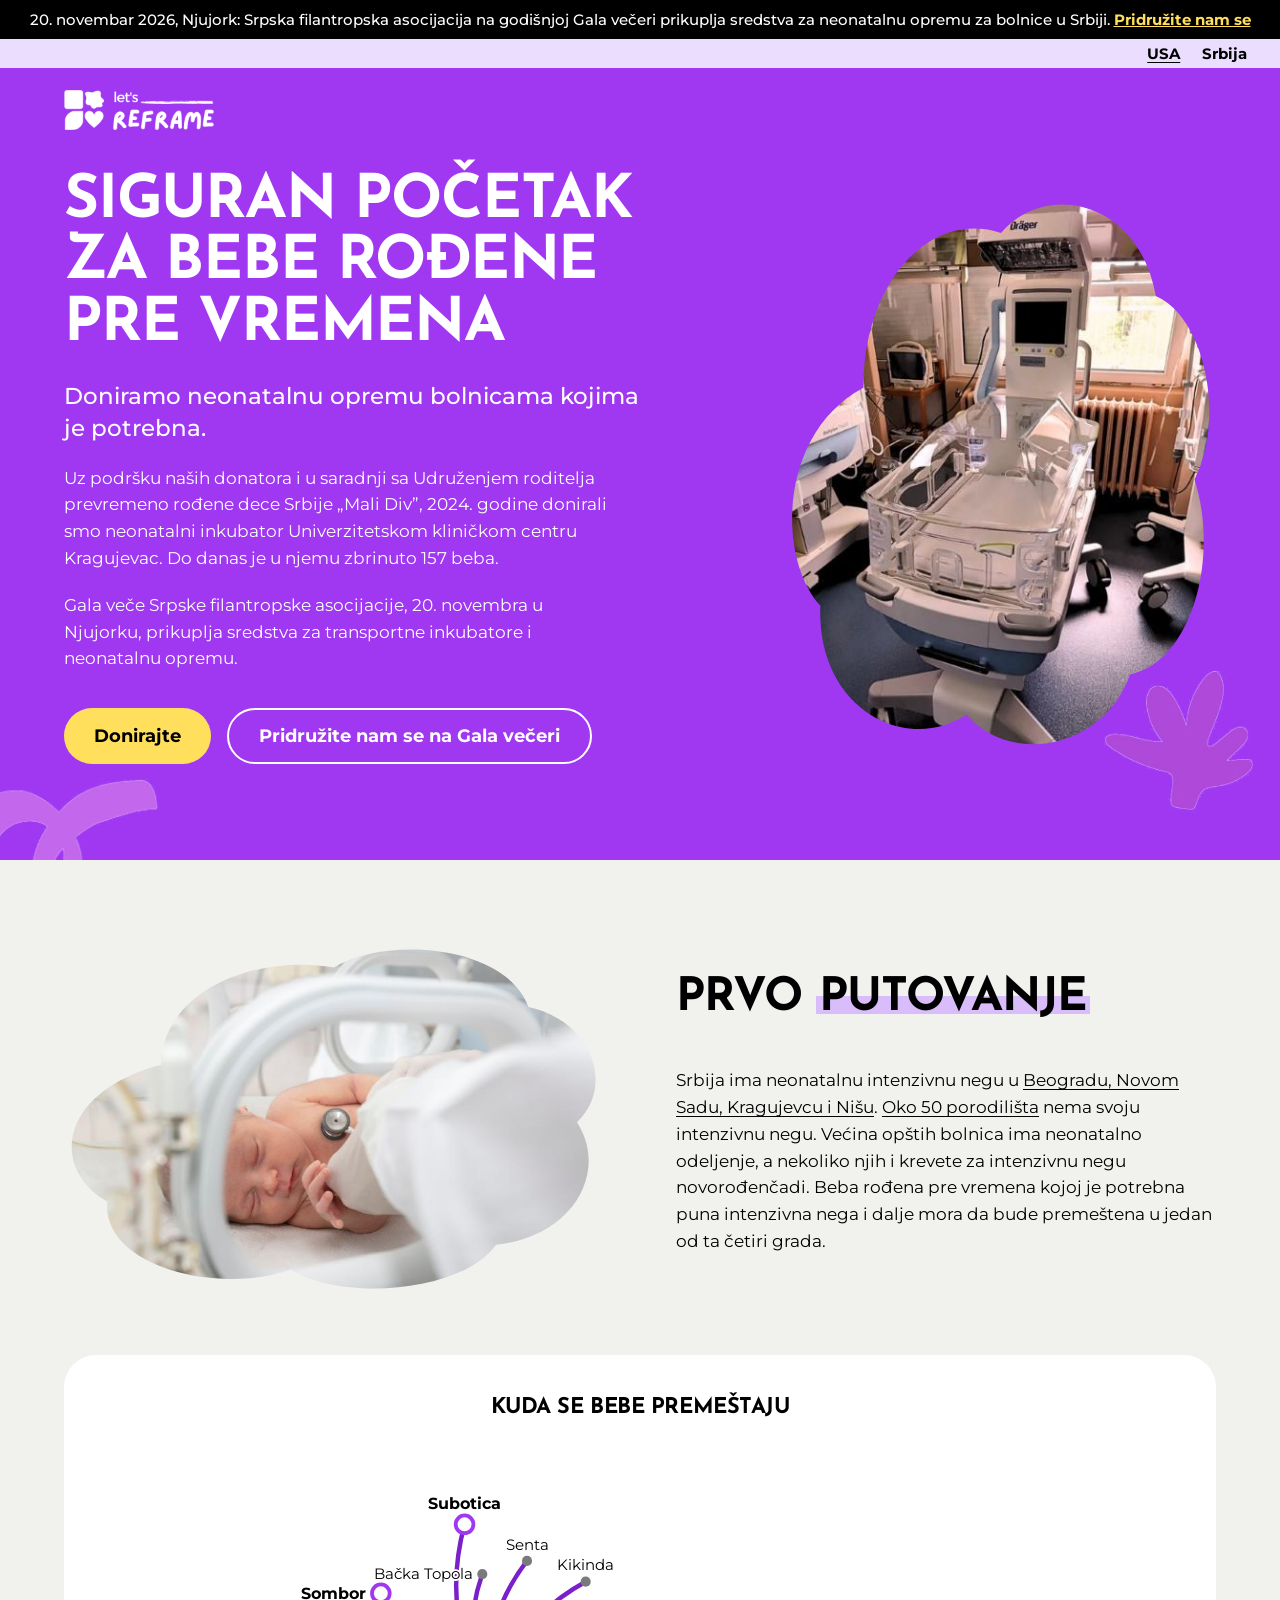
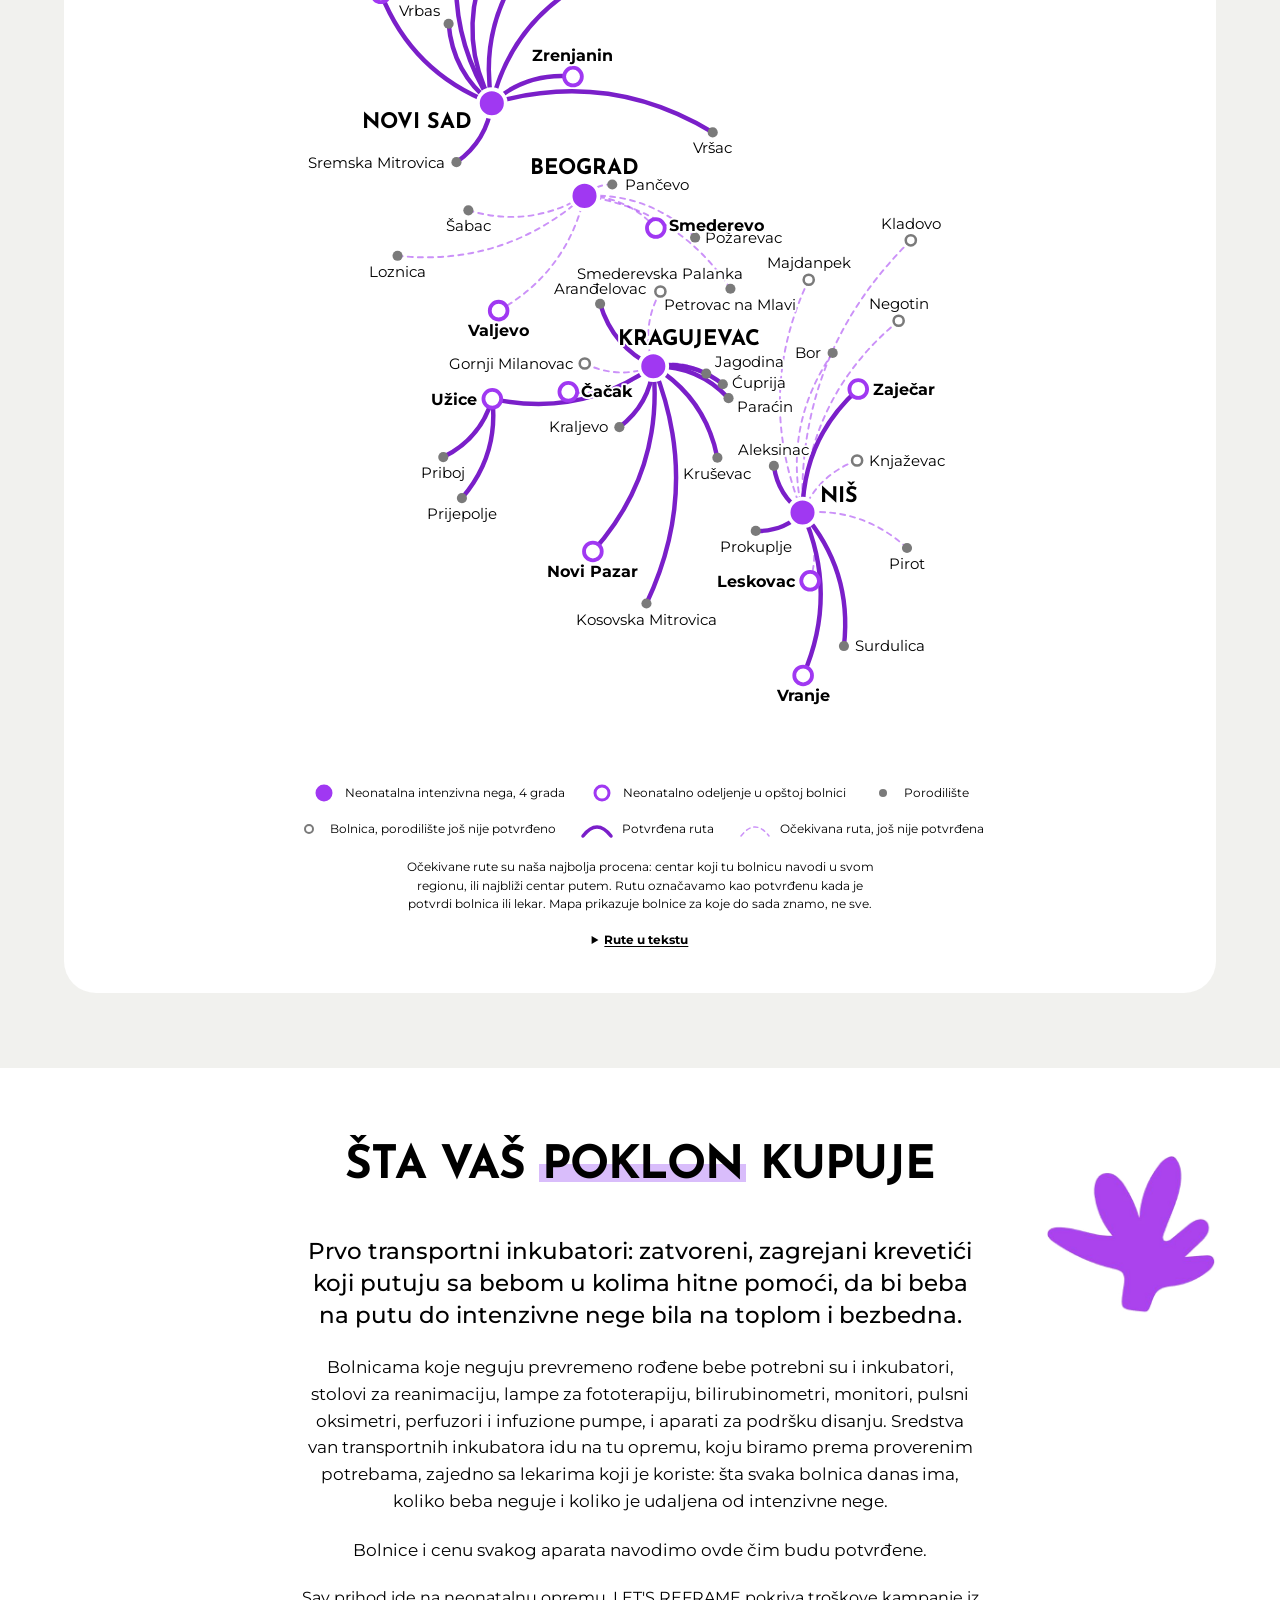
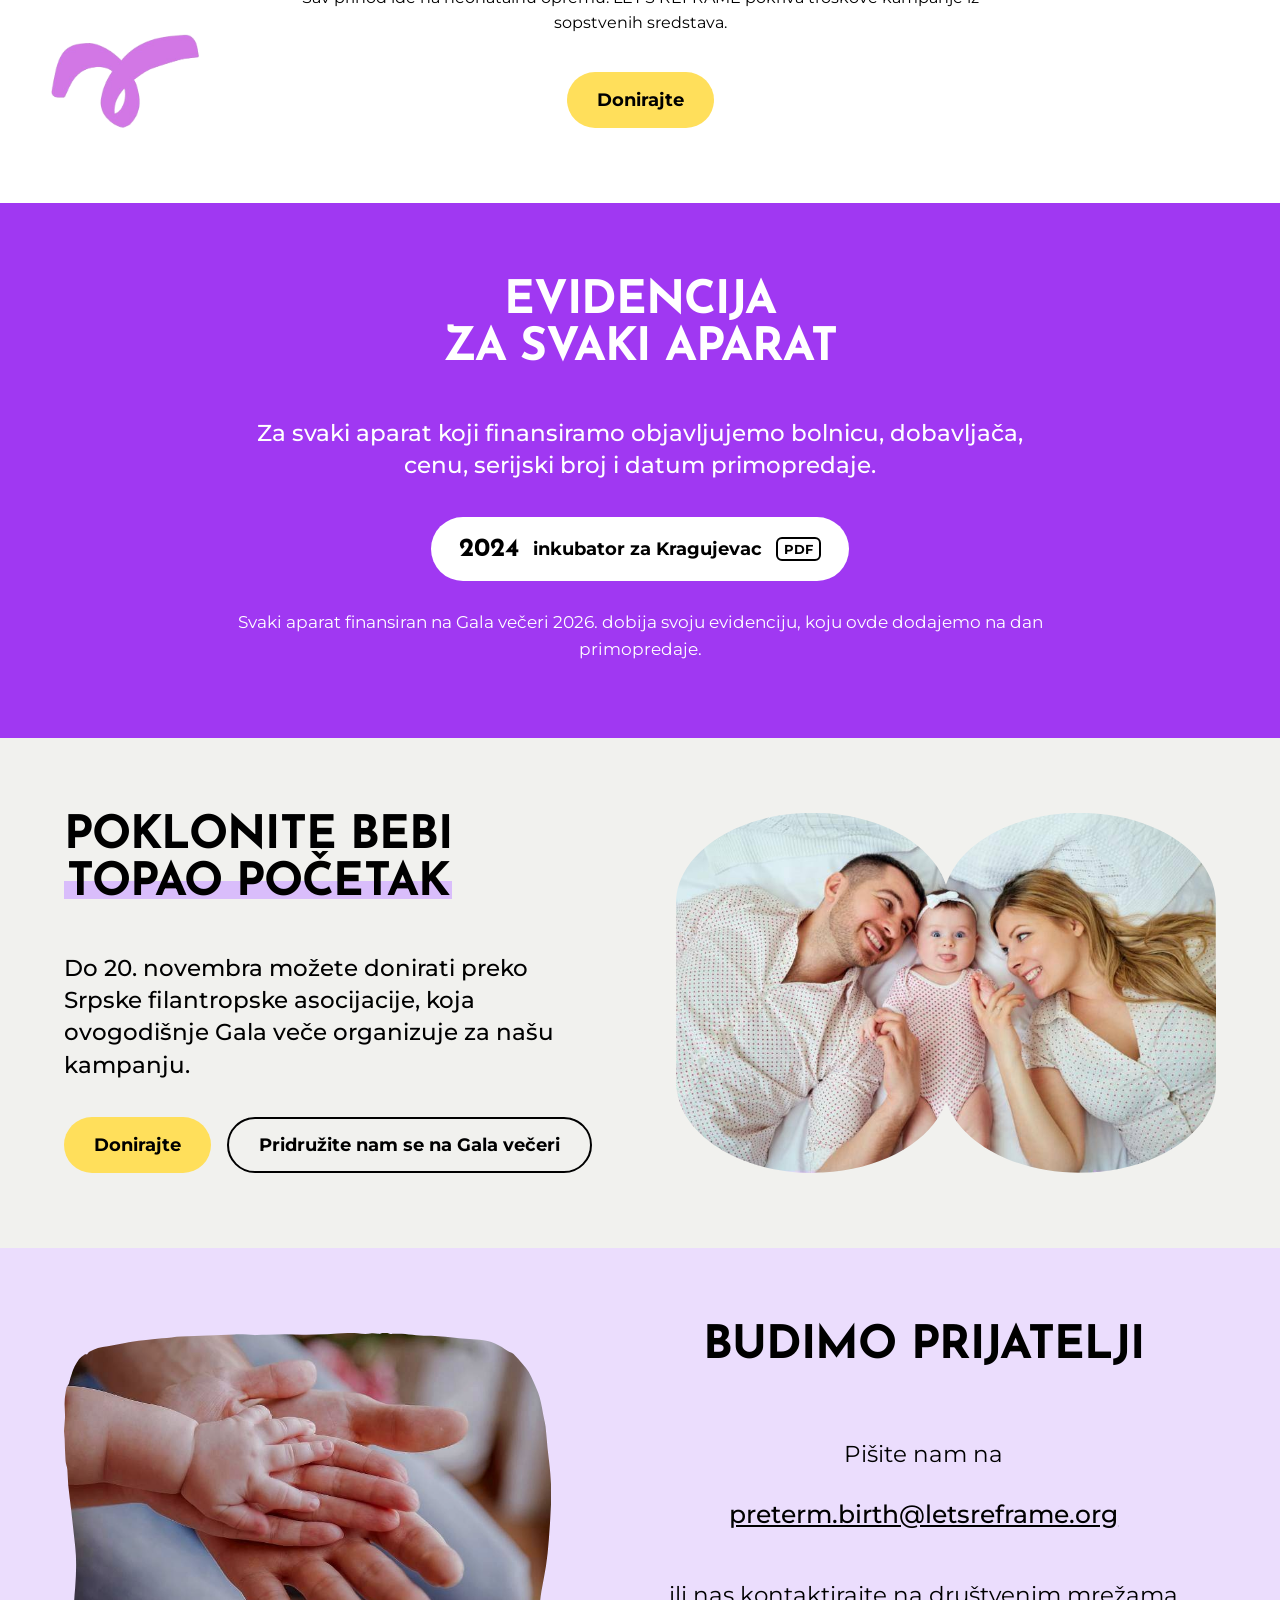
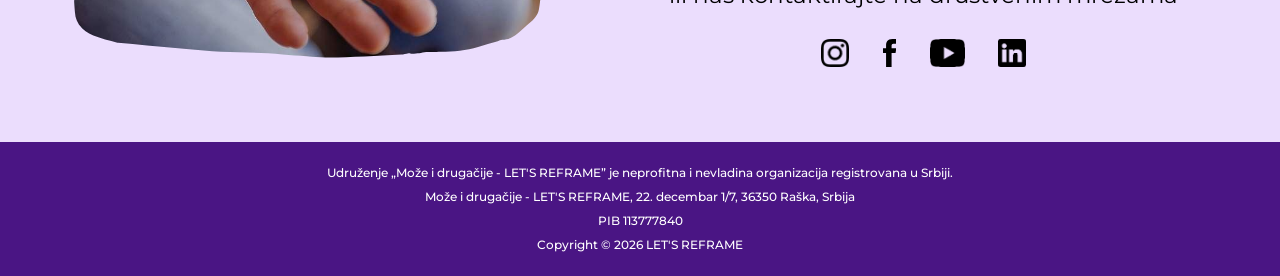
<file: prevremeno-rodjenje/index.html>
<!doctype html>
<html lang="sr-Latn">
<head>
<meta charset="utf-8">
<meta name="viewport" content="width=device-width, initial-scale=1, viewport-fit=cover">
<title>Neonatalna oprema za bolnice | Može i drugačije</title>
<meta name="description" content="Slavimo svaki život koji počne ranije i doniramo neonatalnu opremu bolnicama kojima je potrebna, počevši 2024. godine inkubatorom za UKC Kragujevac.">
<link rel="canonical" href="https://letsreframe.org/prevremeno-rodjenje/">
<link rel="alternate" hreflang="en" href="https://letsreframe.org/preterm-birth/">
<link rel="alternate" hreflang="sr-Latn" href="https://letsreframe.org/prevremeno-rodjenje/">
<link rel="alternate" hreflang="x-default" href="https://letsreframe.org/preterm-birth/">
<link rel="icon" type="image/png" sizes="32x32" href="../favicon-32.png">
<link rel="apple-touch-icon" href="../apple-touch-icon.png">
<meta property="og:type" content="website">
<meta property="og:site_name" content="Može i drugačije - LET'S REFRAME">
<meta property="og:title" content="Siguran početak za bebe rođene pre vremena">
<meta property="og:description" content="Slavimo svaki život koji počne ranije i doniramo neonatalnu opremu bolnicama kojima je potrebna, počevši 2024. godine inkubatorom za UKC Kragujevac.">
<meta property="og:url" content="https://letsreframe.org/prevremeno-rodjenje/">
<meta property="og:image" content="https://letsreframe.org/assets/img/og-prevremeno.jpg">
<meta property="og:locale" content="sr_RS">
<meta property="og:locale:alternate" content="en_US">
<meta name="twitter:card" content="summary_large_image">
<link rel="stylesheet" href="../assets/css/preterm.css">
<script type="application/ld+json">
{"@context":"https://schema.org","@type":"WebPage","name":"Siguran početak za bebe rođene pre vremena","url":"https://letsreframe.org/prevremeno-rodjenje/","inLanguage":"sr-Latn","description":"Slavimo svaki život koji počne ranije i doniramo neonatalnu opremu bolnicama kojima je potrebna, počevši 2024. godine inkubatorom za UKC Kragujevac.",
 "publisher":{"@type":"NGO","name":"Može i drugačije - LET'S REFRAME","url":"https://letsreframe.org/srbija/"}}
</script>
</head>
<body>
<a class="skip" href="#main">Pređite na sadržaj</a>
<svg class="clips" width="0" height="0" aria-hidden="true" focusable="false"><defs>
<clipPath id="clip-hero" clipPathUnits="objectBoundingBox"><path transform="scale(0.00181488 0.00199668) translate(-0.000 -0.000)" d="M311.8990770483727,113.29154509410398C307.82830227438404,72.13905719682302 296.2600498470231,25.185915580012463 258.9599733131182,7.331200927859966C244.35065980951964,0.3385634531516038 227.5657255359646,-0.9906486839258918 211.44890316552227,0.6070102148221151C148.2857841453017,6.868430764084693 96.848179274764,55.0015361318201 61.93908192036474,108.01275989259803C36.44064622975078,146.73119692846353 16.93117765864424,189.38618535748242 4.316183194172516,233.9974294788241C-1.3252054689928605,253.94763153924046 -3.9365513931533975,279.2577538298766 12.591956122985078,291.7725815922325C25.265047274684,301.3685516549321 43.22293363001583,298.3615472574139 58.38015899418815,293.57157556223336C100.72463064664787,280.1923091606176 139.67545443142214,256.21740900918593 170.6970820767048,224.44152609697088C150.84905005244664,261.875826011711 130.45611116867818,309.79056796883384 127.96797028812017,352.08796127129915C125.47982940756215,394.38535457376435 138.86610747832603,439.24701545039574 170.78623044158792,467.1103869779652C190.71940416264457,484.5113464695329 216.47727161173862,494.2405382460466 242.6087608597248,498.3974563838549C305.20794134703306,508.35602990821394 370.6268144989029,487.05558070327584 420.2243570515722,447.583890067499C469.8218996042415,408.1121994317222 504.3593784937909,351.8014845032478 524.4628356084445,291.68743989543407C544.5662927230982,231.57339528762034 550.9398999787304,167.61094598451518 551.0010016670211,104.22345355155507C551.0170283393596,87.6368493481894 550.1636080373324,69.73806134710593 539.8774893970545,56.726406742255385C529.7326058067599,43.89304886717108 512.56303139708,38.80357873266411 496.2619022947445,37.43029324665563C432.586931426712,32.06436301430875 363.62616368802526,75.77510848362884 311.8990770483727,113.29154509410398Z"/></clipPath>
<clipPath id="clip-card" clipPathUnits="objectBoundingBox"><path transform="scale(0.00112499 0.00200017) translate(-0.000 -0.000)" d="M0,458.6515918551018L0,41.40465744178197C0,18.5020812239847 18.5020812239847,0 41.40465744178197,0L847.4953313083586,0C870.3979075261558,0 888.8999887501406,18.5020812239847 888.8999887501406,41.40465744178197L888.8999887501406,458.5515806052424C888.8999887501406,481.4541568230396 870.3979075261558,499.9562380470243 847.4953313083586,499.9562380470243L41.40465744178195,499.9562380470243C18.602092473844078,500.0562492968837 0,481.5541680728991 0,458.6515918551018Z"/></clipPath>
<clipPath id="clip-bowl" clipPathUnits="objectBoundingBox"><path transform="scale(0.00189717 0.00199962) translate(0.000 -0.000)" d="M346.7657999620421,250.04744733345984C451.4856709052951,215.14082368570885 527,116.42209147845891 527,0C527,0 408.9776048586069,0 263.44999051053327,0C117.92237616245964,0 0,0 0,0C0,116.42209147845891 75.51432909470488,215.14082368570885 180.23420003795783,250.04744733345984C75.51432909470488,284.9540709812108 0,383.6728031884608 0,500.0948946669197C0,500.0948946669197 118.02239514139305,500.0948946669197 263.5500094894667,500.0948946669197C409.07762383754033,500.0948946669197 527.1000189789333,500.0948946669197 527.1000189789333,500.0948946669197C527,383.6728031884608 451.4856709052951,284.9540709812108 346.7657999620421,250.04744733345984Z"/></clipPath>
<clipPath id="clip-arch" clipPathUnits="objectBoundingBox"><path transform="scale(0.00219780 0.00200000) translate(-0.000 -0.000)" d="M227.5,0C99.1,0,0,90.1,0,229.7C0,328.8,0,500,0,500h227.5H455c0,0,0-171.2,0-270.3  C455,90.1,355.9,0,227.5,0z"/></clipPath>
<clipPath id="clip-heart" clipPathUnits="objectBoundingBox"><path transform="scale(0.00200803 0.00199960) translate(-0.000 0.000)" d="M497.79995983129146,227.44567182165096L497.79995983129146,125.72524603334004C497.79995983129146,56.31130749146415 441.4886523398273,0 372.0747137979514,0C312.46274352279573,0 261.05242016469174,41.80839526009239 248.94998995782288,100.1201044386423C236.74753966659972,41.80839526009239 185.3372163084957,0 125.72524603334004,0C56.31130749146415,0 0,56.31130749146415 0,125.72524603334004L0,272.65474994978916L0.20004016870857605,272.65474994978916L0.20004016870857605,374.2751556537458C0.20004016870857605,443.78911427997593 56.51134766017273,500.1004217714401 125.92528620204862,500.1004217714401C185.43723639285,500.1004217714401 236.84755975095405,458.2920265113477 249.05001004217718,399.98031733279777C261.2524603334003,458.2920265113477 312.6627836915044,500.1004217714401 372.27475396666,500.1004217714401C441.6886925085359,500.1004217714401 498,443.78911427997593 498,374.37517573810004L498,227.44567182165096L497.79995983129146,227.44567182165096Z"/></clipPath>
<clipPath id="clip-b1" clipPathUnits="objectBoundingBox"><path transform="scale(0.00199601 0.00199624) translate(0.000 0.000)" d="M440.9813220373559,79.4283811432377C431.1837856324287,62.462551074897846 413.4173591652816,52.97062405875187 395.1409157181685,52.95759808480383L395.1439217121565,52.954592090815815C376.86747826504336,52.93856012287975 359.09804580390835,43.447635104729784 349.30351539296913,26.48380903238193C334.6883726232546,1.1663256673486633 302.3178253643492,-7.505966988066024 277.00034199931594,7.112181775636447L276.9963340073319,7.11518776962446L276.9963340073319,7.099155801688395C261.271979456041,16.15821968356063 241.31618736762516,16.8756502486995 224.4255071489856,7.29755140489719C216.2968831720809,2.506227296709663 207.0306369653447,-0.014072629482953895 197.59500680998633,0C178.004943990112,0 160.90284219431558,10.644224711550576 151.74858850282297,26.464771070457857L151.74858850282297,26.461765076469845C142.59734080531834,42.27930544138911 125.49123101753793,52.92353015293969 105.90417419165158,52.92353015293969C76.67088265823466,52.92353015293969 52.97463205073587,76.61978076043847 52.97463205073587,105.8530722938554L52.97463205073587,105.85908428183143L52.958600082799805,105.8530722938554C52.94256811486375,123.99023801952396 43.59492881014235,141.6223967552065 26.876592246815477,151.46502306995387C18.651013925081934,156.10718615112634 11.825455346810939,162.87633229413427 7.115187769624424,171.06310187379626C-2.6803446393107575,188.03093593812812 -2.0140159719680932,208.16207767584464 7.112181775636412,223.99865600268802L7.1091757816484,223.99865600268802C16.228359543280874,239.83222833554333 16.89468821062354,259.9653740692519 7.09915580168836,276.93120413759175C-7.514984970030097,302.245681508637 1.1563056873885886,334.61622876754245 26.473789052421857,349.23437753124495L26.47679504640987,349.23738352523293L26.466775066449827,349.24439751120497C42.287321425357106,358.3916372167256 52.92653614692767,375.497747004506 52.92653614692767,395.0878098243804C52.92653614692767,424.3211013577973 76.62278675442646,448.0173519652961 105.85507628984737,448.0173519652961C125.44614110771775,448.0173519652961 142.54523690952615,458.65957268085464 151.70249659500678,474.480119039762C160.8537442925114,490.2936514126972 177.9588520822958,500.9428861142278 197.54691090617814,500.9428861142278C206.98242534560694,500.9550847346382 216.24827096682662,498.43454772507914 224.37741124517746,493.64433271133464C241.264083471833,484.0682378635243 261.22488555022886,484.7856684286632 276.94823810352375,493.84773830452343L276.94823810352375,493.82870034259935L276.95124409751173,493.83471233057537C302.26872746254503,508.4498551002898 334.6392747214505,499.7745564508871 349.258425483149,474.4600790798418C359.05295589408814,457.49725500549 376.8193823612352,448.00432599134797 395.0958258083483,447.99130001739996L395.09181781636426,447.9842860314279C413.3682612634774,447.9712600574799 431.13769372461246,438.4783310433379 440.9292181415636,421.5155069689861C445.7518344963309,413.1638536722927 448.04039791920405,404.0416639166721 448.030377939244,395.0457259085482L448.037391925216,395.05173789652423C448.0534238931521,377.4225851548297 456.88703822592345,360.26336947326104 472.7386465227068,350.2804634390731C481.283685432629,345.78750442499114 488.69947260105465,338.9027761944476 493.8808042383914,329.9278801442397C503.6793426413146,312.9560380879238 503.0130139739719,292.82289235421524 493.88781822436346,276.98932002135996L493.89082421835144,276.98932002135996C484.768634462731,261.1557476885046 484.1013037973923,241.02260195479607 493.8978382043235,224.05576988846022C508.51598696802597,198.73828652342695 499.8406883186232,166.3707452585095 474.52320495359,151.752596494807L474.5191969616059,151.748588502823L474.52921694156595,151.74558250883499C458.83592432815124,142.66547666904665 448.2407975184048,125.75876448247104 448.0734638530721,106.36409127181747C448.1656476687045,97.21184157631686 445.88409823180336,87.92332015335971 440.98132203735577,79.42838114323771"/></clipPath>
<clipPath id="clip-b2" clipPathUnits="objectBoundingBox"><path transform="scale(0.00199999 0.00200000) translate(-0.000 -0.000)" d="M500.002000008,250.00300001200003C500.002000008,388.0685522742091 388.0705522822091,500 250.001000004,500C111.92944771779086,500 0,388.06855227420914 0,250.00300001200006C0,111.93044772179088 111.92944771779086,0 250.001000004,0C388.07255229020916,0 500.002000008,111.93044772179088 500.002000008,250.00300001200003Z"/></clipPath>
<clipPath id="clip-b3" clipPathUnits="objectBoundingBox"><path transform="scale(0.00386100 0.00386100) translate(-0.000 -0.000)" d="M0,0L199.78568665377176,0C232.44874274661507,0 259,26.55125725338491 259,59.21431334622824L259,259L0,259L0,0Z"/></clipPath>
<clipPath id="clip-b4" clipPathUnits="objectBoundingBox"><path transform="scale(0.00122844 0.00104802) translate(-28.863 -0.470)" d="M726.0458828349038,117.97244981564933C691.2244981564932,76.64707087259319 648.7984432609586,40.024580090126996 598.0672879967227,19.91222859483818C561.9451044653831,5.6034412126177795 522.6209545268332,0 483.69705038918477,0.5003072511265875C319.3961491192134,2.9017820565342074 170.00440393281443,117.47214256452274 101.56237197869726,263.6619213437116C41.52550184350676,392.14082343301925 0,613.9770585825481 53.632937320770175,745.1576198279395C107.16581319131502,876.3381810733306 196.92093404342484,945.8808889799262 334.705551003687,951.8845759934453C551.6387750921753,977 716.039737812372,827.5081933633757 797.1895739451045,654.7020688242524C878.3394100778369,481.8959442851291 849.5217124129455,264.8626587464154 726.0458828349038,117.97244981564933Z"/></clipPath>
<clipPath id="clip-b5" clipPathUnits="objectBoundingBox"><path transform="scale(0.00262353 0.00268711) translate(-0.087 -0.100)" d="M269.5660178853235,367.2711730668069C267.36138874276696,367.87243556023145 265.6578116780642,368.67411888479745 263.95423461336134,368.87453971593897C254.33403471856914,369.676223040505 244.81404523934768,370.477906365071 235.19384534455548,371.1793792740663C230.28353498158862,371.4800105207786 225.37322461862175,371.78064176749086 220.4629142556549,371.88085218306156C215.15176223040504,372.081273014203 209.84061020515517,372.3819042609153 204.62966859547603,372.18148342977383C199.61914781693844,372.081273014203 194.6086270384008,371.78064176749086 189.7985270910047,370.87874802735405C183.58548132561808,369.7764334560757 177.27222514466067,369.7764334560757 171.1593897948448,368.7743293003682C155.2259337190952,366.16885849552864 138.99184639663332,366.87033140452394 122.95817990531297,365.76801683324567C113.93924250394528,365.1667543398211 104.92030510257757,363.7638085218306 95.90136770120988,362.5612835349816C85.67990531299314,361.25854813256177 75.4584429247764,359.75539189900053 65.13677012098894,358.35244608101C57.62098895318252,357.3503419253025 50.004997369805345,356.34823776959496 42.48921620199893,355.34613361388745C42.28879537085742,355.34613361388745 42.08837453971592,355.2459231983167 41.887953708574415,355.2459231983167C35.574697527617026,352.54024197790636 28.860599684376627,350.4358232509205 23.048395581272995,346.9284587059442C13.227774855339277,340.91583377169906 9.018937401367683,331.29563387690683 8.618095739084675,319.9718569174119C8.517885323513921,316.06365071015256 8.01683324566016,312.25565491846396 8.01683324566016,308.3474487112046C8.117043661230912,302.936086270384 8.517885323513921,297.6249342451341 8.81851657022618,292.3137822198843C9.620199894792197,276.4805365597054 10.021041557075206,260.6472908995265 8.81851657022618,244.81404523934768C7.716201998947905,230.5841662283009 6.714097843240383,216.4544976328248 5.611783271962108,202.22461862177798C4.910310362966842,193.10547080483954 4.0084166228300715,184.08653340347183 3.4071541294055585,174.9673855865334C3.0063124671225494,168.95476065228826 3.106522882693302,162.8419253024724 2.7056812204102925,156.82930036822725C2.505260389268788,153.42214623882165 1.4029458179905137,150.11520252498684 1.3027354024197615,146.70804839558127C0.9018937401367525,138.4907943187796 0.8016833245660003,130.17332982640715 0.6012624934244959,121.85586533403472C0.5010520778537437,118.64913203577065 0,115.44239873750658 0.10021041557073475,112.23566543924251C0.20042083114148698,107.2251446607049 0.8016833245660003,102.21462388216729 0.9018937401367526,97.20410310362968C1.0021041557075223,91.39189900052604 0.40084166228300894,85.57969489742241 0.6012624934245133,79.86770120988953C0.6012624934245133,74.35612835349816 1.3027354024197788,68.94476591267754 2.0042083114150446,63.433193056286164C2.2046291425565494,61.52919516044187 3.6075749605470806,59.82561809573909 4.008416622830089,57.9216201998948C5.711993687532877,48.50184113624409 7.515781167806417,39.082062072593374 11.925039452919515,30.36375591793793C12.927143608627038,28.459758022093638 14.530510257759074,26.75618095739085 16.033666491320357,25.253024723829565C16.534718569174117,24.751972645975805 17.737243556023145,25.05260389268806 18.037874802735402,25.05260389268806C18.739347711730666,23.74986849026828 19.140189374013676,22.447133087848503 19.941872698579694,21.845870594423992C24.25092056812204,18.538926880589166 28.76038926880589,16.133876906891114 34.37217254076801,15.5326144134666C38.58100999473961,15.031562335612838 42.68963703314044,13.227774855339298 46.89847448711204,12.225670699631776C52.00920568122041,11.023145712782746 57.11993687532877,9.620199894792213 62.43108890057864,8.91872698579695C67.24118884797474,8.317464492372435 71.85086796422935,7.014729089952656 76.7611783271962,6.613887427669648C81.77169910573382,6.213045765386639 86.78221988427143,5.010520778537612 91.89295107837978,4.609679116254603C105.72198842714359,3.607574960547081 119.65123619147816,2.906102051551815 133.48027354024197,2.1044187269857972C136.88742766964754,1.903997895844293 140.29458179905313,2.1044187269857972 143.70173592845867,2.20462914255655C145.40531299316146,2.304839558127302 147.10889005786427,2.7056812204103107 148.91267753813779,2.906102051551815C149.7143608627038,3.0063124671225676 150.5160441872698,2.7056812204103102 151.31772751183584,2.7056812204103102C153.7227774855339,2.7056812204103102 156.2280378748027,2.7056812204103102 158.63308784850076,2.605470804839558C163.24276696475536,2.4050499736980533 167.95265649658074,1.9039978958442925 172.56233561283534,1.9039978958442925C177.07180431351918,1.9039978958442925 181.58127301420302,2.2046291425565494 186.0907417148869,2.4050499736980537L189.69831667543394,2.4050499736980537C195.20988953182533,2.2046291425565494 200.62125197264595,2.2046291425565494 206.13282482903733,1.9039978958442927C211.4439768542872,1.603366649132036 216.6549184639663,0.9018937401367705 221.96607048921618,0.6012624934245137C224.471330878485,0.4008416622830092 227.07680168332456,0.4008416622830092 229.58206207259335,0.9018937401367705C233.39005786428194,1.603366649132036 236.99763282482903,2.004208311415045 240.8056286165176,0.9018937401367705C242.20857443450814,0.5010520778537615 244.01236191478165,1.202524986849027 245.6157285639137,1.4029458179905316C246.31720147290898,1.503156233561284 247.118884797475,1.7035770647027884 247.519726459758,1.4029458179905316C250.2254076801683,-0.601262493424513 252.73066806943712,-0.10021041557075187 255.33613887427668,1.603366649132036C255.63677012098896,1.8037874802735405 256.43845344555496,1.3027354024197793 257.0397159389795,1.3027354024197793C259.4447659126775,1.3027354024197793 261.8498158863756,1.3027354024197793 264.3550762756444,1.4029458179905316C266.15886375591793,1.503156233561284 267.86244082062075,2.1044187269857972 269.66622830089426,2.3048395581273016C273.5744345081536,2.805891635981063 277.58285113098367,3.607574960547081 281.5912677538138,3.607574960547081C289.10704892162016,3.707785376117833 296.6228300894266,4.00841662283009 304.0384008416622,5.611783271962126C310.9529195160441,7.114939505523409 318.0678590215676,7.114939505523409 325.08258811152024,8.317464492372435C329.2914255654918,9.018937401367701 333.60047343503413,10.32167280378748 337.2080483955813,12.426091530773277C341.11625460284057,14.630720673329828 344.12256706996317,18.238295633876906 347.6299316149395,21.244608100999475C348.9326670173593,22.346922672277753 350.83666491320355,23.148605996843767 351.7385586533403,24.5515518148343C354.34402945817993,28.359547606522884 356.6488690163072,32.36796422935298 358.9537085744345,36.37638085218306C360.6572856391373,39.28248290373488 362.36086270384004,42.28879537085744 363.6635981062598,45.29510783798001C365.0665439242503,48.80247238295634 366.16885849552864,52.41004734350342 367.2711730668069,56.11783271962125C368.9747501315097,61.93003682272488 370.97895844292475,67.7422409258285 372.081273014203,73.75486586007364C373.68463966333513,82.17254076801683 374.4863229879011,90.79063650710151 375.68884797475016,99.30852183061546C376.08968963703313,102.11441346659652 376.5907417148869,104.92030510257757 376.79116254602843,107.72619673855866C377.392425039453,115.74302998421882 377.79326670173594,123.65965281430826 378.29431877958973,131.67648605996843C378.995791688585,141.59731720147292 379.9978958442925,151.41793792740663 380.4989479221463,161.3387690689111C381,170.85875854813256 381.400841662283,180.47895844292475 381.2004208311415,190.09915833771697C380.89978958442924,206.13282482903733 380.09810625986324,222.06628090478694 379.29642293529724,238.0999473961073C378.7953708574435,248.02077853761176 378.0938979484482,257.8413992635455 377.0917937927407,267.66201998947923C376.0896896370332,277.48264071541297 374.5865334034719,287.2030510257759 373.4842188321936,297.0236717517096C372.68253550762756,303.8379800105208 372.4821146764861,310.65228826933196 371.58022093634935,317.36638611257234C370.7785376117833,323.4792214623883 367.77222514466075,328.8905839032089 363.76380852183064,333.40005260389273C360.4568648079958,337.20804839558133 357.8513940031563,341.51709626512366 354.4442398737507,345.2248816412415C351.43792740662815,348.5318253550763 348.1309836927933,351.8387690689112 342.9200420831142,351.9389794844819C341.71751709626517,351.9389794844819 340.61520252498684,353.1415044713309 339.41267753813787,353.74276696475545C334.3019463440295,355.947396107312 328.99079431877965,357.8513940031563 323.980273540242,360.2564439768543C314.76091530773283,364.6657022619674 304.84008416622834,365.3671751709627 294.9192530247239,365.7680168332457C291.1112572330353,365.9684376643872 287.20305102577595,365.6678064176749 283.39505523408735,365.9684376643872C281.4910573382431,366.068648079958 279.68726985796957,366.9705418200947 277.883482377696,367.3713834823777C277.08179905313,367.5718043135192 276.28011572856394,367.4715938979485 275.3782219884272,367.5718043135192C274.17569700157816,367.67201472909 272.9731720147292,367.9726459758022 271.7706470278801,367.87243556023145C270.5681220410311,367.67201472909 269.7664387164651,367.2711730668069 269.56601788532356,367.2711730668069Z"/></clipPath>
<clipPath id="clip-pp" clipPathUnits="objectBoundingBox"><path d="M1.0000,0.5000 L0.9995,0.6488 L0.9981,0.7023 L0.9957,0.7418 L0.9924,0.7742 L0.9880,0.8019 L0.9827,0.8263 L0.9764,0.8479 L0.9690,0.8674 L0.9606,0.8851 L0.9511,0.9010 L0.9405,0.9155 L0.9286,0.9286 L0.9155,0.9405 L0.9010,0.9511 L0.8851,0.9606 L0.8674,0.9690 L0.8479,0.9764 L0.8263,0.9827 L0.8019,0.9880 L0.7742,0.9924 L0.7418,0.9957 L0.7023,0.9981 L0.6488,0.9995 L0.5000,1.0000 L0.3512,0.9995 L0.2977,0.9981 L0.2582,0.9957 L0.2258,0.9924 L0.1981,0.9880 L0.1737,0.9827 L0.1521,0.9764 L0.1326,0.9690 L0.1149,0.9606 L0.0990,0.9511 L0.0845,0.9405 L0.0714,0.9286 L0.0595,0.9155 L0.0489,0.9010 L0.0394,0.8851 L0.0310,0.8674 L0.0236,0.8479 L0.0173,0.8263 L0.0120,0.8019 L0.0076,0.7742 L0.0043,0.7418 L0.0019,0.7023 L0.0005,0.6488 L0.0000,0.5000 L0.0005,0.3512 L0.0019,0.2977 L0.0043,0.2582 L0.0076,0.2258 L0.0120,0.1981 L0.0173,0.1737 L0.0236,0.1521 L0.0310,0.1326 L0.0394,0.1149 L0.0489,0.0990 L0.0595,0.0845 L0.0714,0.0714 L0.0845,0.0595 L0.0990,0.0489 L0.1149,0.0394 L0.1326,0.0310 L0.1521,0.0236 L0.1737,0.0173 L0.1981,0.0120 L0.2258,0.0076 L0.2582,0.0043 L0.2977,0.0019 L0.3512,0.0005 L0.5000,0.0000 L0.6488,0.0005 L0.7023,0.0019 L0.7418,0.0043 L0.7742,0.0076 L0.8019,0.0120 L0.8263,0.0173 L0.8479,0.0236 L0.8674,0.0310 L0.8851,0.0394 L0.9010,0.0489 L0.9155,0.0595 L0.9286,0.0714 L0.9405,0.0845 L0.9511,0.0990 L0.9606,0.1149 L0.9690,0.1326 L0.9764,0.1521 L0.9827,0.1737 L0.9880,0.1981 L0.9924,0.2258 L0.9957,0.2582 L0.9981,0.2977 L0.9995,0.3512 Z"/></clipPath>
</defs></svg>
<svg class="clips" width="0" height="0" aria-hidden="true" focusable="false"><defs><clipPath id="clip-cloud" clipPathUnits="objectBoundingBox"><path d="M0.18,0.36 C0.18,0.17 0.34,0.05 0.5,0.09 C0.6,0.0 0.82,0.03 0.86,0.2 C0.98,0.24 1.02,0.42 0.95,0.52 C1.01,0.66 0.94,0.84 0.8,0.86 C0.74,0.99 0.52,1.02 0.42,0.93 C0.28,1.0 0.07,0.92 0.08,0.74 C-0.02,0.66 -0.02,0.44 0.18,0.36 Z"/></clipPath></defs></svg>
<div class="galabar"><p>20. novembar 2026, Njujork: Srpska filantropska asocijacija na godišnjoj Gala večeri prikuplja sredstva za neonatalnu opremu za bolnice u Srbiji. <a href="https://serbianphilanthropicassociation.org/serbian-philanthropic-gala-2026/" target="_blank" rel="noopener">Pridružite nam se</a></p></div>
<nav class="countrybar" aria-label="Zemlja"><ul>
  <li><a href="../preterm-birth/" hreflang="en" lang="en">USA</a></li>
  <li><a href="./" aria-current="page">Srbija</a></li>
</ul></nav>

<header class="hero on-purple">
<img class="deco d2" src="../assets/img/preterm/deco-swirl.png" alt="">
<div class="wrap"><div class="topbar"><a href="../srbija/"><img src="../assets/img/logo-white.png" alt="let's REFRAME, početna strana" width="450" height="120"></a></div>
<div class="grid"><div>
<h1 class="sr">Siguran početak<br>za bebe rođene<br>pre vremena</h1>
<p class="lead">Doniramo neonatalnu opremu bolnicama kojima je potrebna.</p>
<p class="note">Uz podršku naših donatora i u saradnji sa Udruženjem roditelja prevremeno rođene dece Srbije „Mali Div”, 2024. godine donirali smo neonatalni inkubator Univerzitetskom kliničkom centru Kragujevac. Do danas je u njemu zbrinuto 157 beba.</p>
<p class="note">Gala veče Srpske filantropske asocijacije, 20. novembra u Njujorku, prikuplja sredstva za transportne inkubatore i neonatalnu opremu.</p>
<div class="btns"><a class="btn b-yellow" href="https://serbianphilanthropicassociation.org/serbian-philanthropic-gala-2026/" target="_blank" rel="noopener">Donirajte</a><a class="btn b-line" href="https://serbianphilanthropicassociation.org/serbian-philanthropic-gala-2026/" target="_blank" rel="noopener">Pridružite nam se na Gala večeri</a></div>
</div>
<div class="ph fr f-cloud"><img src="../assets/img/preterm/incubator-kragujevac.jpg" alt="Inkubator koji smo donirali 2024. godine, u Centru za neonatologiju UKC Kragujevac."></div>
</div></div>
<img class="deco d1" src="../assets/img/preterm/deco-hand.png" alt="">
</header>
<main id="main">
<section class="sec journey"><div class="wrap two">
<div class="ph fr f-cloud"><img src="../assets/img/preterm/preemie-incubator.jpg" alt="Novorođenče spava u inkubatoru dok mu lekar sluša srce."></div>
<div class="stack"><h2>Prvo <span class="y">putovanje</span></h2>
<p>Srbija ima neonatalnu intenzivnu negu u <a href="https://www.batut.org.rs/download/publikacije/pub2024.pdf" target="_blank" rel="noopener">Beogradu, Novom Sadu, Kragujevcu i Nišu</a>. <a href="https://serbia.unfpa.org/sites/default/files/pub-pdf/iskustva_zena_u_porodilistima.pdf" target="_blank" rel="noopener">Oko 50 porodilišta</a> nema svoju intenzivnu negu. Većina opštih bolnica ima neonatalno odeljenje, a nekoliko njih i krevete za intenzivnu negu novorođenčadi. Beba rođena pre vremena kojoj je potrebna puna intenzivna nega i dalje mora da bude premeštena u jedan od ta četiri grada.</p>
</div></div>
<div class="wrap"><div class="mapcard"><h3>Kuda se bebe premeštaju</h3><p class="swipe">Prevucite levo-desno da vidite celu mapu.</p><div class="mapscroll" tabindex="0" aria-label="Mapa ruta premeštaja, pomera se levo-desno"><svg class="tmap" viewBox="0 0 600 720" role="img" aria-labelledby="tmap-t tmap-d"><title id="tmap-t">Kuda se premeštaju bebe rođene pre vremena</title><desc id="tmap-d">Tačke označavaju bolnice: veliki puni krugovi za četiri grada sa neonatalnom intenzivnom negom, prstenovi za opšte bolnice sa neonatalnim odeljenjem, male tačke za porodilišta, mali prstenovi za bolnice čije porodilište još nije potvrđeno. Svaka bolnica je imenovana. Pune linije pokazuju potvrđene rute premeštaja, svetle isprekidane očekivane. Iste informacije navedene su ispod mape.</desc><path class="arc exp" d="M434.3,581.7 Q443.1,553.4 428.3,527.8"/><path class="arc exp" d="M452.1,401.8 Q412.5,459.5 428.3,527.8"/><path class="arc exp" d="M510.8,555.8 Q475.7,523.6 428.3,527.8"/><path class="arc exp" d="M243.4,432.5 Q281.4,437.2 310.5,412.3"/><path class="arc exp" d="M352.3,418.1 Q332.7,406.0 310.5,412.3"/><path class="arc exp" d="M188.4,368.4 Q242.2,338.0 256.2,277.8"/><path class="arc exp" d="M108.6,325.1 Q192.8,333.9 256.2,277.8"/><path class="arc exp" d="M164.5,289.2 Q212.8,303.7 256.2,277.8"/><path class="arc exp" d="M343.5,310.7 Q307.1,275.0 256.2,277.8"/><path class="arc exp" d="M312.5,303.2 Q289.9,278.1 256.2,277.8"/><path class="arc exp" d="M278.1,268.8 Q265.1,268.5 256.2,277.8"/><path class="arc exp" d="M256.4,410.1 Q283.0,423.1 310.5,412.3"/><path class="arc exp" d="M316.1,353.3 Q300.3,381.6 310.5,412.3"/><path class="arc exp" d="M371.4,351.1 Q329.9,289.1 256.2,277.8"/><path class="arc exp" d="M433.2,344.0 Q390.3,434.8 428.3,527.8"/><path class="arc exp" d="M513.8,312.9 Q423.8,401.5 428.3,527.8"/><path class="arc exp" d="M504.2,376.4 Q432.9,435.4 428.3,527.8"/><path class="arc exp" d="M471.4,486.7 Q440.8,497.7 428.3,527.8"/><path class="arc" d="M161.5,63.4 Q141.2,138.7 183.0,204.6"/><path class="arc" d="M247.1,183.6 Q210.4,180.0 183.0,204.6"/><path class="arc" d="M95.4,117.9 Q120.1,180.5 183.0,204.6"/><path class="arc" d="M155.1,251.2 Q179.3,234.0 183.0,204.6"/><path class="arc" d="M148.9,141.9 Q152.2,180.8 183.0,204.6"/><path class="arc" d="M357.4,227.7 Q275.3,177.8 183.0,204.6"/><path class="arc" d="M257.1,108.7 Q199.0,140.3 183.0,204.6"/><path class="arc" d="M210.8,92.3 Q172.2,142.4 183.0,204.6"/><path class="arc" d="M175.5,102.7 Q156.8,155.3 183.0,204.6"/><path class="arc" d="M391.4,542.3 Q413.1,543.1 428.3,527.8"/><path class="arc" d="M428.8,656.4 Q456.8,592.0 428.3,527.8"/><path class="arc" d="M405.7,491.0 Q408.9,514.3 428.3,527.8"/><path class="arc" d="M461.0,633.2 Q467.9,573.3 428.3,527.8"/><path class="arc" d="M472.3,430.3 Q428.8,469.4 428.3,527.8"/><path class="arc" d="M159.4,516.4 Q188.6,482.5 183.4,438.0"/><path class="arc" d="M144.7,484.0 Q174.2,469.5 183.4,438.0"/><path class="arc" d="M305.1,599.6 Q349.0,507.1 310.5,412.3"/><path class="arc" d="M262.8,558.5 Q318.8,495.9 310.5,412.3"/><path class="arc" d="M361.1,484.5 Q351.7,437.3 310.5,412.3"/><path class="arc" d="M183.4,438.0 Q252.6,453.1 310.5,412.3"/><path class="arc" d="M365.4,426.5 Q341.1,407.3 310.5,412.3"/><path class="arc" d="M369.9,437.5 Q345.8,411.8 310.5,412.3"/><path class="arc" d="M268.5,363.0 Q278.7,396.9 310.5,412.3"/><path class="arc" d="M283.7,460.4 Q307.7,442.3 310.5,412.3"/><circle class="dP" cx="256.4" cy="410.1" r="4"><title>Gornji Milanovac: bolnica, porodilište još nije potvrđeno</title></circle><text class="lM" x="247.4" y="414.3" text-anchor="end">Gornji Milanovac</text><circle class="dP" cx="316.1" cy="353.3" r="4"><title>Smederevska Palanka: bolnica, porodilište još nije potvrđeno</title></circle><text class="lM" x="316.1" y="343.3" text-anchor="middle">Smederevska Palanka</text><circle class="dP" cx="433.2" cy="344.0" r="4"><title>Majdanpek: bolnica, porodilište još nije potvrđeno</title></circle><text class="lM" x="433.2" y="335.0" text-anchor="middle">Majdanpek</text><circle class="dP" cx="513.8" cy="312.9" r="4"><title>Kladovo: bolnica, porodilište još nije potvrđeno</title></circle><text class="lM" x="513.8" y="303.9" text-anchor="middle">Kladovo</text><circle class="dP" cx="504.2" cy="376.4" r="4"><title>Negotin: bolnica, porodilište još nije potvrđeno</title></circle><text class="lM" x="504.2" y="367.4" text-anchor="middle">Negotin</text><circle class="dP" cx="471.4" cy="486.7" r="4"><title>Knjaževac: bolnica, porodilište još nije potvrđeno</title></circle><text class="lM" x="480.4" y="490.9" text-anchor="start">Knjaževac</text><circle class="dM" cx="155.1" cy="251.2" r="4"><title>Sremska Mitrovica: porodilište</title></circle><text class="lM" x="146.1" y="255.4" text-anchor="end">Sremska Mitrovica</text><circle class="dM" cx="148.9" cy="141.9" r="4"><title>Vrbas: porodilište</title></circle><text class="lM" x="141.9" y="135.9" text-anchor="end">Vrbas</text><circle class="dM" cx="357.4" cy="227.7" r="4"><title>Vršac: porodilište</title></circle><text class="lM" x="357.4" y="244.3" text-anchor="middle">Vršac</text><circle class="dM" cx="257.1" cy="108.7" r="4"><title>Kikinda: porodilište</title></circle><text class="lM" x="257.1" y="99.7" text-anchor="middle">Kikinda</text><circle class="dM" cx="210.8" cy="92.3" r="4"><title>Senta: porodilište</title></circle><text class="lM" x="210.8" y="83.3" text-anchor="middle">Senta</text><circle class="dM" cx="175.5" cy="102.7" r="4"><title>Bačka Topola: porodilište</title></circle><text class="lM" x="168.5" y="106.7" text-anchor="end">Bačka Topola</text><circle class="dM" cx="159.4" cy="516.4" r="4"><title>Prijepolje: porodilište</title></circle><text class="lM" x="159.4" y="533.0" text-anchor="middle">Prijepolje</text><circle class="dM" cx="144.7" cy="484.0" r="4"><title>Priboj: porodilište</title></circle><text class="lM" x="144.7" y="500.6" text-anchor="middle">Priboj</text><circle class="dM" cx="391.4" cy="542.3" r="4"><title>Prokuplje: porodilište</title></circle><text class="lM" x="391.4" y="558.9" text-anchor="middle">Prokuplje</text><circle class="dM" cx="405.7" cy="491.0" r="4"><title>Aleksinac: porodilište</title></circle><text class="lM" x="405.7" y="482.0" text-anchor="middle">Aleksinac</text><circle class="dM" cx="461.0" cy="633.2" r="4"><title>Surdulica: porodilište</title></circle><text class="lM" x="470.0" y="637.4" text-anchor="start">Surdulica</text><circle class="dM" cx="452.1" cy="401.8" r="4"><title>Bor: porodilište</title></circle><text class="lM" x="443.1" y="406.0" text-anchor="end">Bor</text><circle class="dM" cx="108.6" cy="325.1" r="4"><title>Loznica: porodilište</title></circle><text class="lM" x="108.6" y="341.7" text-anchor="middle">Loznica</text><circle class="dM" cx="361.1" cy="484.5" r="4"><title>Kruševac: porodilište</title></circle><text class="lM" x="361.1" y="501.1" text-anchor="middle">Kruševac</text><circle class="dM" cx="164.5" cy="289.2" r="4"><title>Šabac: porodilište</title></circle><text class="lM" x="164.5" y="305.8" text-anchor="middle">Šabac</text><circle class="dM" cx="283.7" cy="460.4" r="4"><title>Kraljevo: porodilište</title></circle><text class="lM" x="274.7" y="464.6" text-anchor="end">Kraljevo</text><circle class="dM" cx="343.5" cy="310.7" r="4"><title>Požarevac: porodilište</title></circle><text class="lM" x="351.5" y="314.7" text-anchor="start">Požarevac</text><circle class="dM" cx="510.8" cy="555.8" r="4"><title>Pirot: porodilište</title></circle><text class="lM" x="510.8" y="572.4" text-anchor="middle">Pirot</text><circle class="dM" cx="352.3" cy="418.1" r="4"><title>Jagodina: porodilište</title></circle><text class="lM" x="359.3" y="413.1" text-anchor="start">Jagodina</text><circle class="dM" cx="278.1" cy="268.8" r="4"><title>Pančevo: porodilište</title></circle><text class="lM" x="288.1" y="272.8" text-anchor="start">Pančevo</text><circle class="dM" cx="365.4" cy="426.5" r="4"><title>Ćuprija: porodilište</title></circle><text class="lM" x="372.4" y="429.5" text-anchor="start">Ćuprija</text><circle class="dM" cx="369.9" cy="437.5" r="4"><title>Paraćin: porodilište</title></circle><text class="lM" x="376.9" y="448.5" text-anchor="start">Paraćin</text><circle class="dM" cx="305.1" cy="599.6" r="4"><title>Kosovska Mitrovica: porodilište</title></circle><text class="lM" x="305.1" y="616.2" text-anchor="middle">Kosovska Mitrovica</text><circle class="dM" cx="371.4" cy="351.1" r="4"><title>Petrovac na Mlavi: porodilište</title></circle><text class="lM" x="371.4" y="368.1" text-anchor="middle">Petrovac na Mlavi</text><circle class="dM" cx="268.5" cy="363.0" r="4"><title>Aranđelovac: porodilište</title></circle><text class="lM" x="268.5" y="355.0" text-anchor="middle">Aranđelovac</text><circle class="dU" cx="161.5" cy="63.4" r="7"><title>Subotica: neonatalno odeljenje</title></circle><text class="lU" x="161.5" y="51.4" text-anchor="middle">Subotica</text><circle class="dU" cx="247.1" cy="183.6" r="7"><title>Zrenjanin: neonatalno odeljenje</title></circle><text class="lU" x="247.1" y="171.6" text-anchor="middle">Zrenjanin</text><circle class="dU" cx="95.4" cy="117.9" r="7"><title>Sombor: neonatalno odeljenje</title></circle><text class="lU" x="83.4" y="122.4" text-anchor="end">Sombor</text><circle class="dU" cx="188.4" cy="368.4" r="7"><title>Valjevo: neonatalno odeljenje</title></circle><text class="lU" x="188.4" y="388.8" text-anchor="middle">Valjevo</text><circle class="dU" cx="472.3" cy="430.3" r="7"><title>Zaječar: neonatalno odeljenje</title></circle><text class="lU" x="484.3" y="434.9" text-anchor="start">Zaječar</text><circle class="dU" cx="183.4" cy="438.0" r="7"><title>Užice: neonatalno odeljenje</title></circle><text class="lU" x="171.4" y="442.6" text-anchor="end">Užice</text><circle class="dU" cx="434.3" cy="581.7" r="7"><title>Leskovac: neonatalno odeljenje</title></circle><text class="lU" x="422.3" y="586.3" text-anchor="end">Leskovac</text><circle class="dU" cx="428.8" cy="656.4" r="7"><title>Vranje: neonatalno odeljenje</title></circle><text class="lU" x="428.8" y="676.8" text-anchor="middle">Vranje</text><circle class="dU" cx="243.4" cy="432.5" r="7"><title>Čačak: neonatalno odeljenje</title></circle><text class="lU" x="253.4" y="436.5" text-anchor="start">Čačak</text><circle class="dU" cx="262.8" cy="558.5" r="7"><title>Novi Pazar: neonatalno odeljenje</title></circle><text class="lU" x="262.8" y="578.9" text-anchor="middle">Novi Pazar</text><circle class="dU" cx="312.5" cy="303.2" r="7"><title>Smederevo: neonatalno odeljenje</title></circle><text class="lU" x="322.5" y="305.2" text-anchor="start">Smederevo</text><circle class="dT" cx="256.2" cy="277.8" r="11"><title>Beograd: neonatalna intenzivna nega</title></circle><text class="lT" x="256.2" y="260.8" text-anchor="middle">Beograd</text><circle class="dT" cx="183.0" cy="204.6" r="11"><title>Novi Sad: neonatalna intenzivna nega</title></circle><text class="lT" x="167.0" y="224.6" text-anchor="end">Novi Sad</text><circle class="dT" cx="310.5" cy="412.3" r="11"><title>Kragujevac: neonatalna intenzivna nega</title></circle><text class="lT" x="338.5" y="395.3" text-anchor="middle">Kragujevac</text><circle class="dT" cx="428.3" cy="527.8" r="11"><title>Niš: neonatalna intenzivna nega</title></circle><text class="lT" x="442.3" y="519.8" text-anchor="start">Niš</text></svg></div><ul class="legend"><li><svg width="26" height="26" aria-hidden="true"><circle class="dT" cx="13" cy="13" r="10"/></svg>Neonatalna intenzivna nega, 4 grada</li><li><svg width="26" height="26" aria-hidden="true"><circle class="dU" cx="13" cy="13" r="7"/></svg>Neonatalno odeljenje u opštoj bolnici</li><li><svg width="26" height="26" aria-hidden="true"><circle class="dM" cx="13" cy="13" r="4"/></svg>Porodilište</li><li><svg width="26" height="26" aria-hidden="true"><circle class="dP" cx="13" cy="13" r="4"/></svg>Bolnica, porodilište još nije potvrđeno</li><li><svg width="34" height="26" aria-hidden="true"><path class="arc" d="M3,20 Q17,2 31,20"/></svg>Potvrđena ruta</li><li><svg width="34" height="26" aria-hidden="true"><path class="arc exp" d="M3,20 Q17,2 31,20"/></svg>Očekivana ruta, još nije potvrđena</li></ul><p class="mapnote">Očekivane rute su naša najbolja procena: centar koji tu bolnicu navodi u svom regionu, ili najbliži centar putem. Rutu označavamo kao potvrđenu kada je potvrdi bolnica ili lekar. Mapa prikazuje bolnice za koje do sada znamo, ne sve.</p><details class="routes"><summary>Rute u tekstu</summary><ul><li><strong>Novi Sad</strong> prima bebe iz Subotice, Zrenjanina, Sombora, Sremske Mitrovice, Vrbasa, Vršca, Kikinde, Sente i Bačke Topole (potvrđeno).</li><li><strong>Niš</strong> prima bebe iz Prokuplja, Vranja, Aleksinca, Surdulice i Zaječara (potvrđeno).</li><li><strong>Užice</strong> prima bebe iz Prijepolja i Priboja (potvrđeno).</li><li><strong>Kragujevac</strong> prima bebe iz Kosovske Mitrovice, Novog Pazara, Kruševca, Užica, Ćuprije, Paraćina, Aranđelovca i Kraljeva (potvrđeno).</li><li><strong>Niš</strong> prima bebe iz Leskovca, Bora, Pirota, Majdanpeka, Kladova, Negotina i Knjaževca (očekivano, još nije potvrđeno).</li><li><strong>Kragujevac</strong> prima bebe iz Čačka, Jagodine, Gornjeg Milanovca i Smederevske Palanke (očekivano, još nije potvrđeno).</li><li><strong>Beograd</strong> prima bebe iz Valjeva, Loznice, Šapca, Požarevca, Smedereva, Pančeva i Petrovca na Mlavi (očekivano, još nije potvrđeno).</li></ul></details></div></div></section>
<section class="sec gift">
<img class="deco d3" src="../assets/img/preterm/deco-hand.png" alt="">
<img class="deco d4" src="../assets/img/preterm/deco-swirl.png" alt="">
<div class="wrap"><div class="inner stack"><h2>Šta vaš <span class="y">poklon</span> kupuje</h2>
<p class="lead">Prvo transportni inkubatori: zatvoreni, zagrejani krevetići koji putuju sa bebom u kolima hitne pomoći, da bi beba na putu do intenzivne nege bila na toplom i bezbedna.</p>
<p>Bolnicama koje neguju prevremeno rođene bebe potrebni su i inkubatori, stolovi za reanimaciju, lampe za fototerapiju, bilirubinometri, monitori, pulsni oksimetri, perfuzori i infuzione pumpe, i aparati za podršku disanju. Sredstva van transportnih inkubatora idu na tu opremu, koju biramo prema proverenim potrebama, zajedno sa lekarima koji je koriste: šta svaka bolnica danas ima, koliko beba neguje i koliko je udaljena od intenzivne nege.</p>
<p>Bolnice i cenu svakog aparata navodimo ovde čim budu potvrđene.</p>
<p class="small">Sav prihod ide na neonatalnu opremu. LET'S REFRAME pokriva troškove kampanje iz sopstvenih sredstava.</p>
<div class="btns"><a class="btn b-yellow" href="https://serbianphilanthropicassociation.org/serbian-philanthropic-gala-2026/" target="_blank" rel="noopener">Donirajte</a></div>
</div></div></section>
<section class="sec record on-purple"><div class="wrap"><div class="inner stack"><h2>Evidencija<br>za svaki aparat</h2>
<p class="lead">Za svaki aparat koji finansiramo objavljujemo bolnicu, dobavljača, cenu, serijski broj i datum primopredaje.</p>
<div class="recs"><a class="rec" href="../assets/reports/lets-reframe-evidencija-2024-kragujevac.pdf"><span class="yr">2024</span> inkubator za Kragujevac <span class="pdf">PDF</span></a></div>
<p class="after">Svaki aparat finansiran na Gala večeri 2026. dobija svoju evidenciju, koju ovde dodajemo na dan primopredaje.</p>
</div></div></section>
<section class="sec give"><div class="wrap two">
<div class="stack"><h2>Poklonite bebi<br><span class="y">topao početak</span></h2>
<p class="lead">Do 20. novembra možete donirati preko Srpske filantropske asocijacije, koja ovogodišnje Gala veče organizuje za našu kampanju.</p>
<div class="btns"><a class="btn b-yellow" href="https://serbianphilanthropicassociation.org/serbian-philanthropic-gala-2026/" target="_blank" rel="noopener">Donirajte</a><a class="btn b-line" href="https://serbianphilanthropicassociation.org/serbian-philanthropic-gala-2026/" target="_blank" rel="noopener">Pridružite nam se na Gala večeri</a></div></div>
<div class="ph fr f-heart"><img src="../assets/img/preterm/family.jpg" alt="Roditelji leže pored svoje nasmejane bebe."></div>
</div></section>
<section class="sec contact" id="contact"><div class="wrap two">
<div class="ph fr f-b5"><img src="../assets/img/preterm/hands.jpg" alt="Bebina ruka na otvorenom dlanu odrasle osobe."></div>
<div class="cstack"><h2>Budimo prijatelji</h2><p class="k">Pišite nam na</p><p class="email"><a href="mailto:preterm.birth@letsreframe.org">preterm.birth@letsreframe.org</a></p><p class="k k2">ili nas kontaktirajte na društvenim mrežama</p><ul class="soc"><li><a href="https://www.instagram.com/letsreframe.srbija" target="_blank" rel="noopener"><img src="../assets/img/deco/icon1.png" alt="Instagram"></a></li><li><a href="https://www.facebook.com/letsreframe.srbija" target="_blank" rel="noopener"><svg viewBox="-129.4 -217.3 225.4 475.6" aria-hidden="true"><path d="M44.063-138.877h51.984v-78.417h-66.45v0.289C-57.7-213.843-75.617-164.849-77.204-113.232h-0.163v54.444 h-51.993v78.465h51.993V258.32h93.326V19.677h66.883l13.206-78.465H15.959v-48.696C15.959-124.805,27.512-138.877,44.063-138.877z"/></svg><span class="vh">Facebook</span></a></li><li><a href="https://www.youtube.com/@letsreframe-srbija" target="_blank" rel="noopener"><img src="../assets/img/deco/icon3.png" alt="YouTube"></a></li><li><a href="https://www.linkedin.com/company/letsreframe-srbija/" target="_blank" rel="noopener"><img src="../assets/img/deco/icon2.png" alt="LinkedIn"></a></li></ul></div>
</div></section>
</main>
<footer class="site-footer sr-foot">
  <div class="fcol">
    <p>Udruženje „Može i drugačije - LET'S REFRAME” je neprofitna i nevladina organizacija registrovana u Srbiji.</p>
    <p>Može i drugačije - LET'S REFRAME, 22. decembar 1/7, 36350 Raška, Srbija</p>
    <p>PIB 113777840</p>
    <p>Copyright © 2026 LET'S REFRAME</p>
  </div>
</footer>
</body>
</html>
</file>
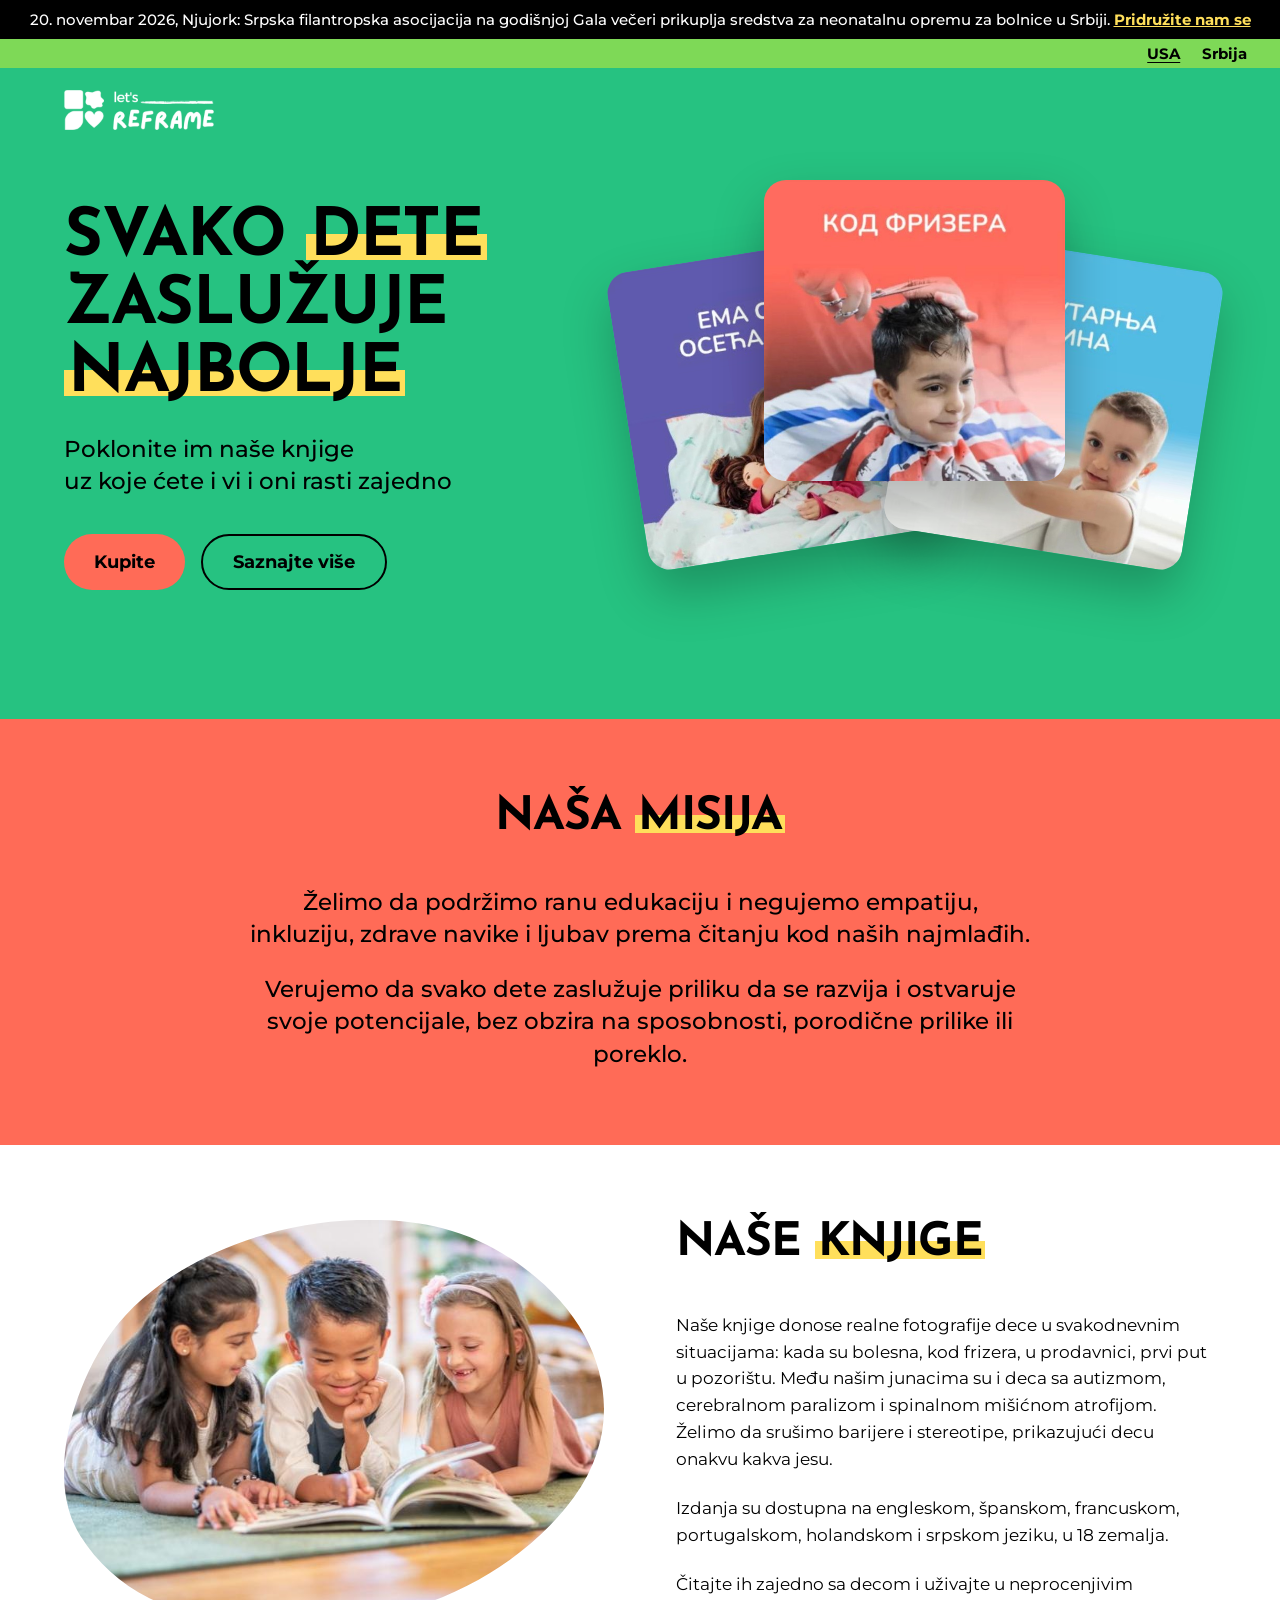
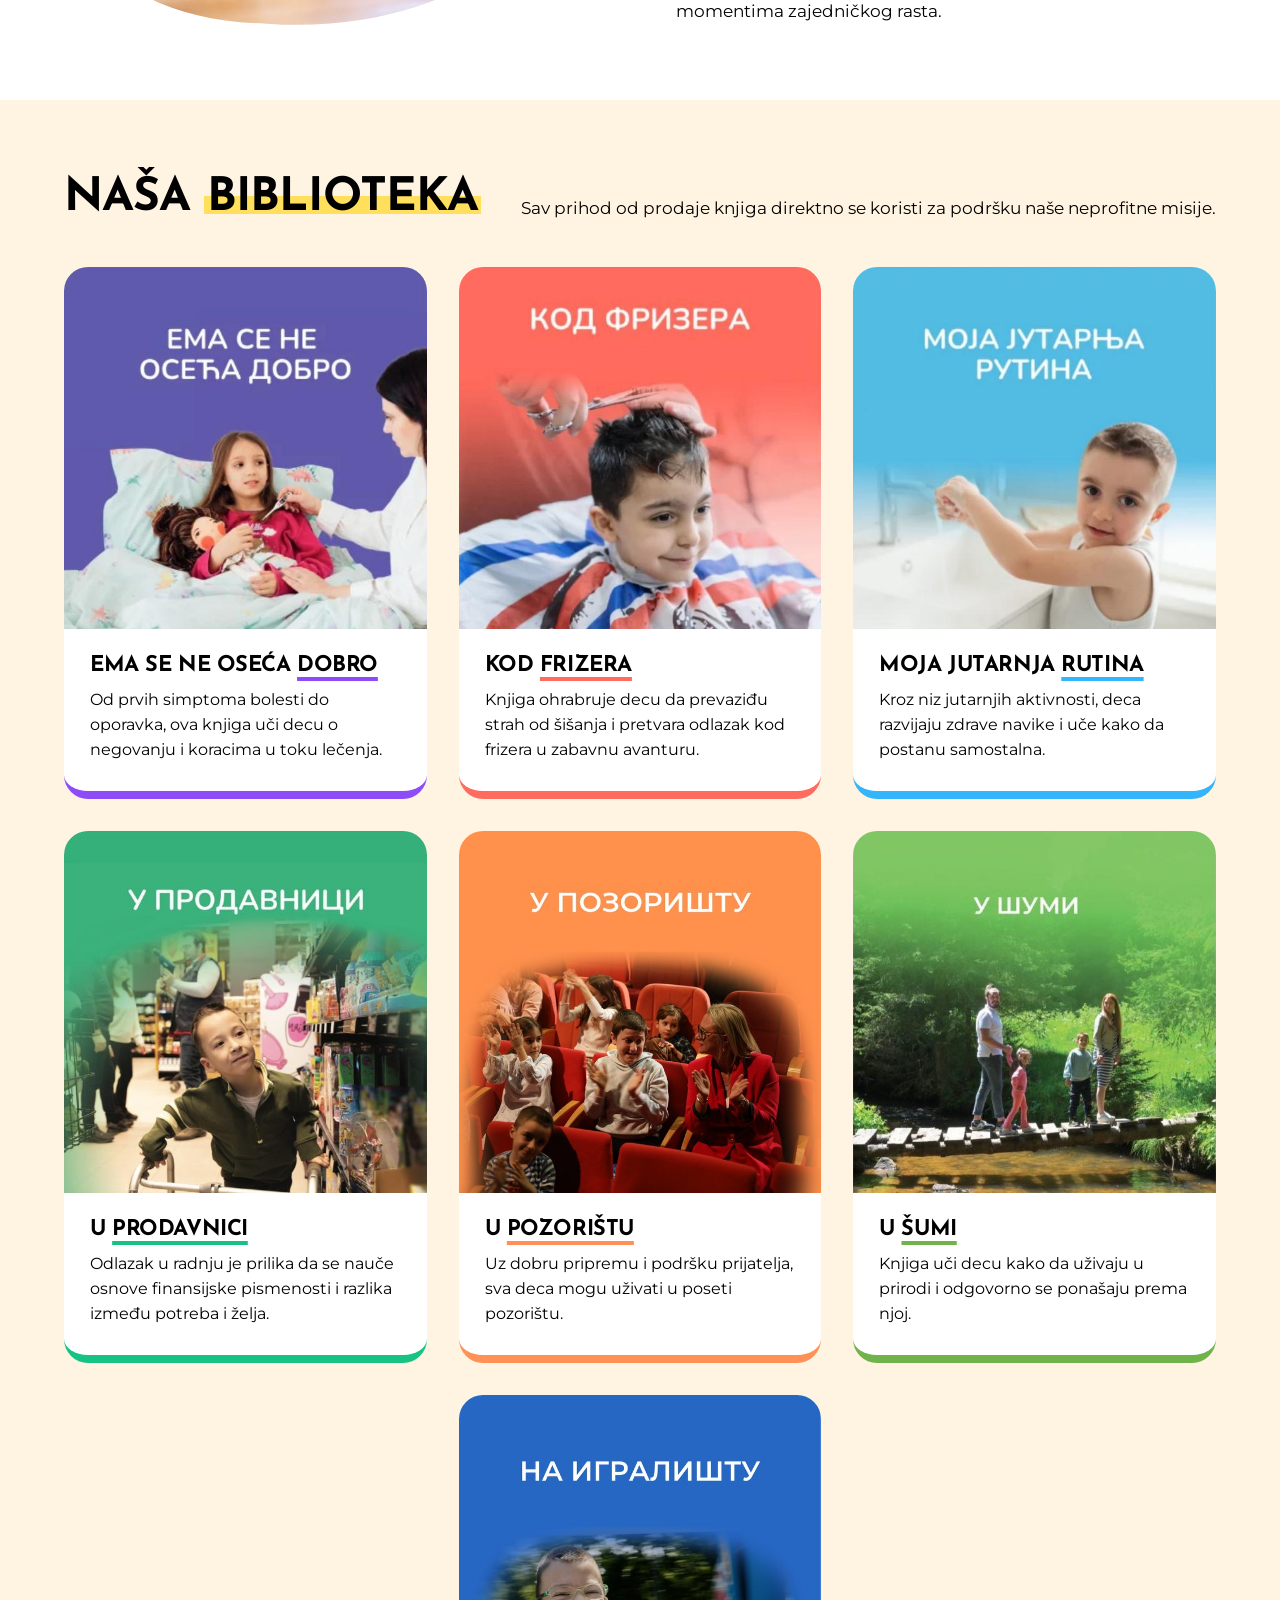
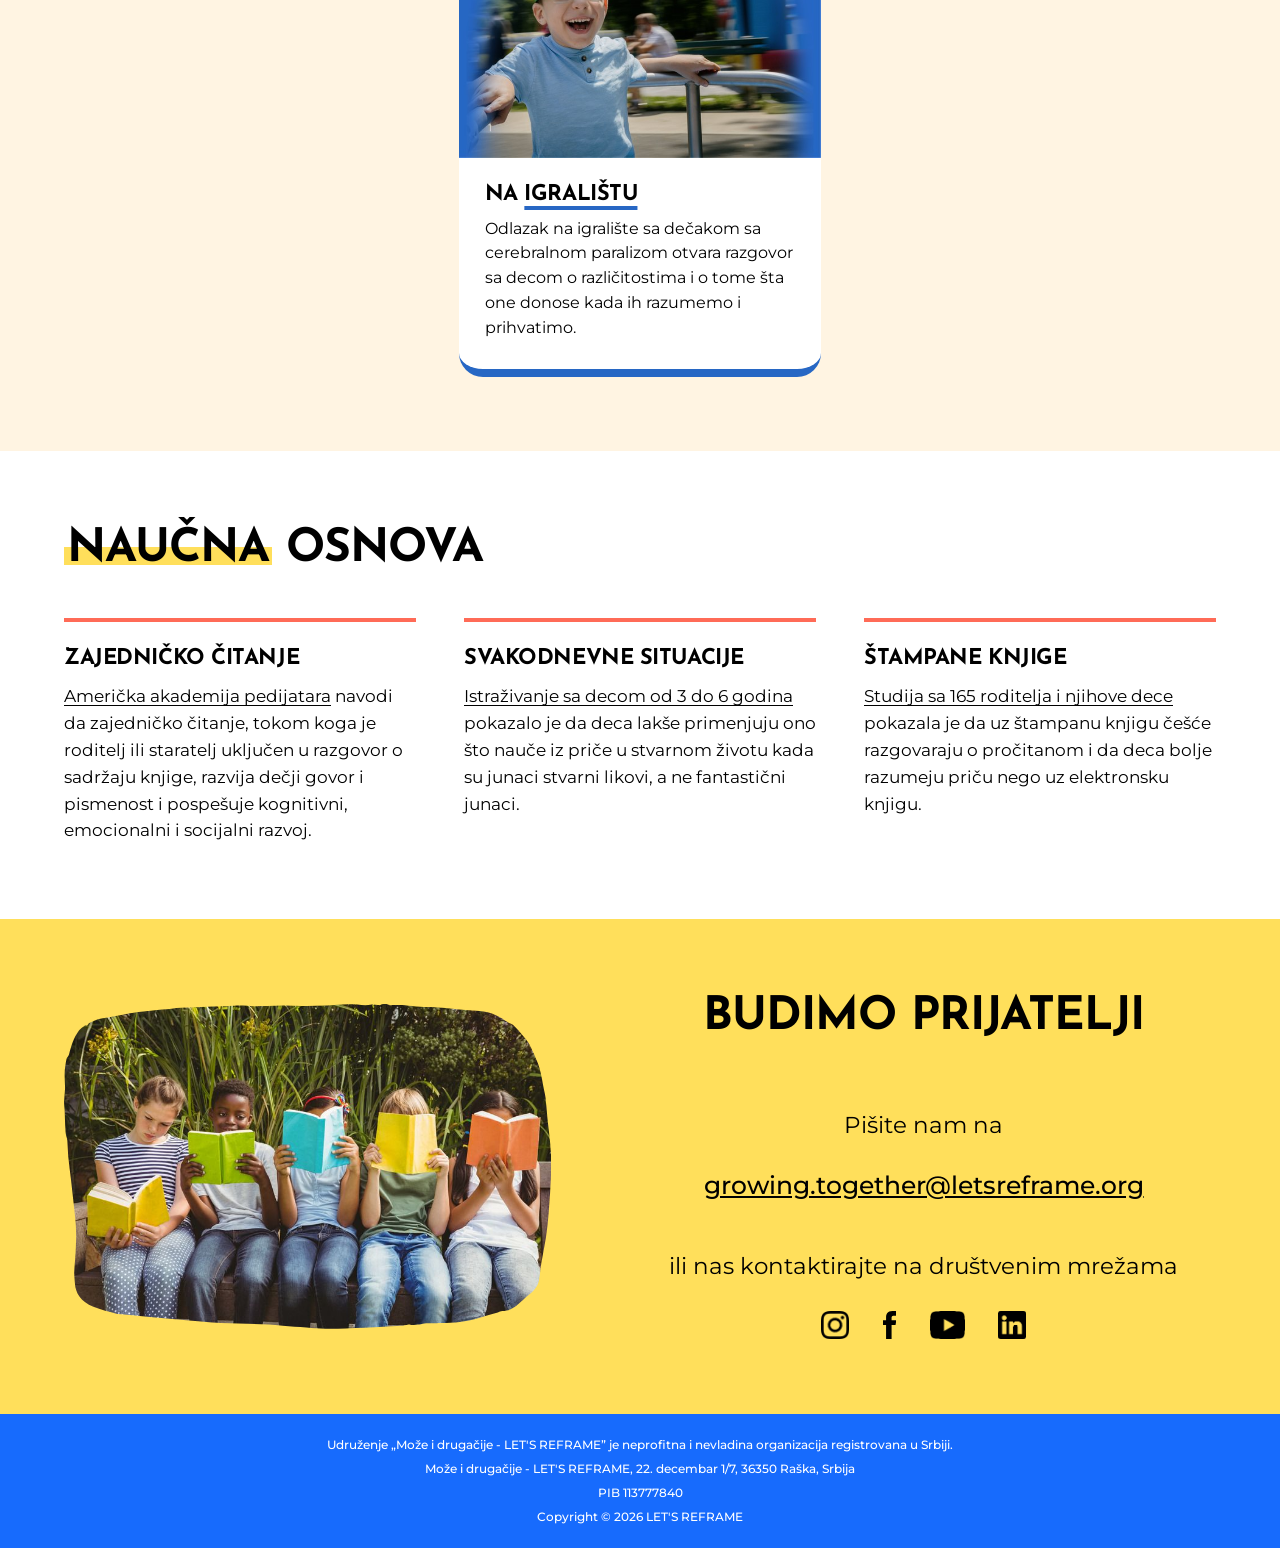
<file: price-za-decu/index.html>
<!doctype html>
<html lang="sr-Latn">
<head>
<meta charset="utf-8">
<meta name="viewport" content="width=device-width, initial-scale=1, viewport-fit=cover">
<title>Rastimo zajedno: dečje knjige sa realnim fotografijama</title>
<meta name="description" content="Kroz stvarne situacije opisane u knjigama za decu, težimo da osnažimo porodice i zajednice da rastu zajedno.">
<link rel="canonical" href="https://letsreframe.org/price-za-decu/">
<link rel="alternate" hreflang="en" href="https://letsreframe.org/stories-for-kids/">
<link rel="alternate" hreflang="sr-Latn" href="https://letsreframe.org/price-za-decu/">
<link rel="alternate" hreflang="x-default" href="https://letsreframe.org/stories-for-kids/">
<link rel="icon" type="image/png" sizes="32x32" href="../favicon-32.png">
<link rel="apple-touch-icon" href="../apple-touch-icon.png">
<meta property="og:type" content="website">
<meta property="og:site_name" content="Može i drugačije - LET'S REFRAME">
<meta property="og:title" content="Rastimo zajedno: dečje knjige sa realnim fotografijama">
<meta property="og:description" content="Kroz stvarne situacije opisane u knjigama za decu, težimo da osnažimo porodice i zajednice da rastu zajedno.">
<meta property="og:url" content="https://letsreframe.org/price-za-decu/">
<meta property="og:image" content="https://letsreframe.org/assets/img/og-stories.jpg">
<meta property="og:locale" content="sr_RS">
<meta property="og:locale:alternate" content="en_US">
<meta name="twitter:card" content="summary_large_image">
<link rel="stylesheet" href="../assets/css/stories.css">
<script type="application/ld+json">
{
  "@context": "https://schema.org",
  "@type": "BookSeries",
  "name": "Rastimo zajedno",
  "url": "https://letsreframe.org/price-za-decu/",
  "description": "Kroz stvarne situacije opisane u knjigama za decu, težimo da osnažimo porodice i zajednice da rastu zajedno.",
  "inLanguage": ["sr", "en", "es", "fr", "pt", "nl"],
  "publisher": {"@type": "NGO", "name": "Može i drugačije - LET'S REFRAME", "url": "https://letsreframe.org/srbija/"}
}
</script>
</head>
<body>
<a class="skip" href="#main">Pređite na sadržaj</a>
<svg class="clips" width="0" height="0" aria-hidden="true" focusable="false"><defs>
<clipPath id="clip-hero" clipPathUnits="objectBoundingBox"><path transform="scale(0.00181488 0.00199668) translate(-0.000 -0.000)" d="M311.8990770483727,113.29154509410398C307.82830227438404,72.13905719682302 296.2600498470231,25.185915580012463 258.9599733131182,7.331200927859966C244.35065980951964,0.3385634531516038 227.5657255359646,-0.9906486839258918 211.44890316552227,0.6070102148221151C148.2857841453017,6.868430764084693 96.848179274764,55.0015361318201 61.93908192036474,108.01275989259803C36.44064622975078,146.73119692846353 16.93117765864424,189.38618535748242 4.316183194172516,233.9974294788241C-1.3252054689928605,253.94763153924046 -3.9365513931533975,279.2577538298766 12.591956122985078,291.7725815922325C25.265047274684,301.3685516549321 43.22293363001583,298.3615472574139 58.38015899418815,293.57157556223336C100.72463064664787,280.1923091606176 139.67545443142214,256.21740900918593 170.6970820767048,224.44152609697088C150.84905005244664,261.875826011711 130.45611116867818,309.79056796883384 127.96797028812017,352.08796127129915C125.47982940756215,394.38535457376435 138.86610747832603,439.24701545039574 170.78623044158792,467.1103869779652C190.71940416264457,484.5113464695329 216.47727161173862,494.2405382460466 242.6087608597248,498.3974563838549C305.20794134703306,508.35602990821394 370.6268144989029,487.05558070327584 420.2243570515722,447.583890067499C469.8218996042415,408.1121994317222 504.3593784937909,351.8014845032478 524.4628356084445,291.68743989543407C544.5662927230982,231.57339528762034 550.9398999787304,167.61094598451518 551.0010016670211,104.22345355155507C551.0170283393596,87.6368493481894 550.1636080373324,69.73806134710593 539.8774893970545,56.726406742255385C529.7326058067599,43.89304886717108 512.56303139708,38.80357873266411 496.2619022947445,37.43029324665563C432.586931426712,32.06436301430875 363.62616368802526,75.77510848362884 311.8990770483727,113.29154509410398Z"/></clipPath>
<clipPath id="clip-card" clipPathUnits="objectBoundingBox"><path transform="scale(0.00112499 0.00200017) translate(-0.000 -0.000)" d="M0,458.6515918551018L0,41.40465744178197C0,18.5020812239847 18.5020812239847,0 41.40465744178197,0L847.4953313083586,0C870.3979075261558,0 888.8999887501406,18.5020812239847 888.8999887501406,41.40465744178197L888.8999887501406,458.5515806052424C888.8999887501406,481.4541568230396 870.3979075261558,499.9562380470243 847.4953313083586,499.9562380470243L41.40465744178195,499.9562380470243C18.602092473844078,500.0562492968837 0,481.5541680728991 0,458.6515918551018Z"/></clipPath>
<clipPath id="clip-bowl" clipPathUnits="objectBoundingBox"><path transform="scale(0.00189717 0.00199962) translate(0.000 -0.000)" d="M346.7657999620421,250.04744733345984C451.4856709052951,215.14082368570885 527,116.42209147845891 527,0C527,0 408.9776048586069,0 263.44999051053327,0C117.92237616245964,0 0,0 0,0C0,116.42209147845891 75.51432909470488,215.14082368570885 180.23420003795783,250.04744733345984C75.51432909470488,284.9540709812108 0,383.6728031884608 0,500.0948946669197C0,500.0948946669197 118.02239514139305,500.0948946669197 263.5500094894667,500.0948946669197C409.07762383754033,500.0948946669197 527.1000189789333,500.0948946669197 527.1000189789333,500.0948946669197C527,383.6728031884608 451.4856709052951,284.9540709812108 346.7657999620421,250.04744733345984Z"/></clipPath>
<clipPath id="clip-arch" clipPathUnits="objectBoundingBox"><path transform="scale(0.00219780 0.00200000) translate(-0.000 -0.000)" d="M227.5,0C99.1,0,0,90.1,0,229.7C0,328.8,0,500,0,500h227.5H455c0,0,0-171.2,0-270.3  C455,90.1,355.9,0,227.5,0z"/></clipPath>
<clipPath id="clip-heart" clipPathUnits="objectBoundingBox"><path transform="scale(0.00200803 0.00199960) translate(-0.000 0.000)" d="M497.79995983129146,227.44567182165096L497.79995983129146,125.72524603334004C497.79995983129146,56.31130749146415 441.4886523398273,0 372.0747137979514,0C312.46274352279573,0 261.05242016469174,41.80839526009239 248.94998995782288,100.1201044386423C236.74753966659972,41.80839526009239 185.3372163084957,0 125.72524603334004,0C56.31130749146415,0 0,56.31130749146415 0,125.72524603334004L0,272.65474994978916L0.20004016870857605,272.65474994978916L0.20004016870857605,374.2751556537458C0.20004016870857605,443.78911427997593 56.51134766017273,500.1004217714401 125.92528620204862,500.1004217714401C185.43723639285,500.1004217714401 236.84755975095405,458.2920265113477 249.05001004217718,399.98031733279777C261.2524603334003,458.2920265113477 312.6627836915044,500.1004217714401 372.27475396666,500.1004217714401C441.6886925085359,500.1004217714401 498,443.78911427997593 498,374.37517573810004L498,227.44567182165096L497.79995983129146,227.44567182165096Z"/></clipPath>
<clipPath id="clip-b1" clipPathUnits="objectBoundingBox"><path transform="scale(0.00199601 0.00199624) translate(0.000 0.000)" d="M440.9813220373559,79.4283811432377C431.1837856324287,62.462551074897846 413.4173591652816,52.97062405875187 395.1409157181685,52.95759808480383L395.1439217121565,52.954592090815815C376.86747826504336,52.93856012287975 359.09804580390835,43.447635104729784 349.30351539296913,26.48380903238193C334.6883726232546,1.1663256673486633 302.3178253643492,-7.505966988066024 277.00034199931594,7.112181775636447L276.9963340073319,7.11518776962446L276.9963340073319,7.099155801688395C261.271979456041,16.15821968356063 241.31618736762516,16.8756502486995 224.4255071489856,7.29755140489719C216.2968831720809,2.506227296709663 207.0306369653447,-0.014072629482953895 197.59500680998633,0C178.004943990112,0 160.90284219431558,10.644224711550576 151.74858850282297,26.464771070457857L151.74858850282297,26.461765076469845C142.59734080531834,42.27930544138911 125.49123101753793,52.92353015293969 105.90417419165158,52.92353015293969C76.67088265823466,52.92353015293969 52.97463205073587,76.61978076043847 52.97463205073587,105.8530722938554L52.97463205073587,105.85908428183143L52.958600082799805,105.8530722938554C52.94256811486375,123.99023801952396 43.59492881014235,141.6223967552065 26.876592246815477,151.46502306995387C18.651013925081934,156.10718615112634 11.825455346810939,162.87633229413427 7.115187769624424,171.06310187379626C-2.6803446393107575,188.03093593812812 -2.0140159719680932,208.16207767584464 7.112181775636412,223.99865600268802L7.1091757816484,223.99865600268802C16.228359543280874,239.83222833554333 16.89468821062354,259.9653740692519 7.09915580168836,276.93120413759175C-7.514984970030097,302.245681508637 1.1563056873885886,334.61622876754245 26.473789052421857,349.23437753124495L26.47679504640987,349.23738352523293L26.466775066449827,349.24439751120497C42.287321425357106,358.3916372167256 52.92653614692767,375.497747004506 52.92653614692767,395.0878098243804C52.92653614692767,424.3211013577973 76.62278675442646,448.0173519652961 105.85507628984737,448.0173519652961C125.44614110771775,448.0173519652961 142.54523690952615,458.65957268085464 151.70249659500678,474.480119039762C160.8537442925114,490.2936514126972 177.9588520822958,500.9428861142278 197.54691090617814,500.9428861142278C206.98242534560694,500.9550847346382 216.24827096682662,498.43454772507914 224.37741124517746,493.64433271133464C241.264083471833,484.0682378635243 261.22488555022886,484.7856684286632 276.94823810352375,493.84773830452343L276.94823810352375,493.82870034259935L276.95124409751173,493.83471233057537C302.26872746254503,508.4498551002898 334.6392747214505,499.7745564508871 349.258425483149,474.4600790798418C359.05295589408814,457.49725500549 376.8193823612352,448.00432599134797 395.0958258083483,447.99130001739996L395.09181781636426,447.9842860314279C413.3682612634774,447.9712600574799 431.13769372461246,438.4783310433379 440.9292181415636,421.5155069689861C445.7518344963309,413.1638536722927 448.04039791920405,404.0416639166721 448.030377939244,395.0457259085482L448.037391925216,395.05173789652423C448.0534238931521,377.4225851548297 456.88703822592345,360.26336947326104 472.7386465227068,350.2804634390731C481.283685432629,345.78750442499114 488.69947260105465,338.9027761944476 493.8808042383914,329.9278801442397C503.6793426413146,312.9560380879238 503.0130139739719,292.82289235421524 493.88781822436346,276.98932002135996L493.89082421835144,276.98932002135996C484.768634462731,261.1557476885046 484.1013037973923,241.02260195479607 493.8978382043235,224.05576988846022C508.51598696802597,198.73828652342695 499.8406883186232,166.3707452585095 474.52320495359,151.752596494807L474.5191969616059,151.748588502823L474.52921694156595,151.74558250883499C458.83592432815124,142.66547666904665 448.2407975184048,125.75876448247104 448.0734638530721,106.36409127181747C448.1656476687045,97.21184157631686 445.88409823180336,87.92332015335971 440.98132203735577,79.42838114323771"/></clipPath>
<clipPath id="clip-b2" clipPathUnits="objectBoundingBox"><path transform="scale(0.00199999 0.00200000) translate(-0.000 -0.000)" d="M500.002000008,250.00300001200003C500.002000008,388.0685522742091 388.0705522822091,500 250.001000004,500C111.92944771779086,500 0,388.06855227420914 0,250.00300001200006C0,111.93044772179088 111.92944771779086,0 250.001000004,0C388.07255229020916,0 500.002000008,111.93044772179088 500.002000008,250.00300001200003Z"/></clipPath>
<clipPath id="clip-b3" clipPathUnits="objectBoundingBox"><path transform="scale(0.00386100 0.00386100) translate(-0.000 -0.000)" d="M0,0L199.78568665377176,0C232.44874274661507,0 259,26.55125725338491 259,59.21431334622824L259,259L0,259L0,0Z"/></clipPath>
<clipPath id="clip-b4" clipPathUnits="objectBoundingBox"><path transform="scale(0.00122844 0.00104802) translate(-28.863 -0.470)" d="M726.0458828349038,117.97244981564933C691.2244981564932,76.64707087259319 648.7984432609586,40.024580090126996 598.0672879967227,19.91222859483818C561.9451044653831,5.6034412126177795 522.6209545268332,0 483.69705038918477,0.5003072511265875C319.3961491192134,2.9017820565342074 170.00440393281443,117.47214256452274 101.56237197869726,263.6619213437116C41.52550184350676,392.14082343301925 0,613.9770585825481 53.632937320770175,745.1576198279395C107.16581319131502,876.3381810733306 196.92093404342484,945.8808889799262 334.705551003687,951.8845759934453C551.6387750921753,977 716.039737812372,827.5081933633757 797.1895739451045,654.7020688242524C878.3394100778369,481.8959442851291 849.5217124129455,264.8626587464154 726.0458828349038,117.97244981564933Z"/></clipPath>
<clipPath id="clip-b5" clipPathUnits="objectBoundingBox"><path transform="scale(0.00262353 0.00268711) translate(-0.087 -0.100)" d="M269.5660178853235,367.2711730668069C267.36138874276696,367.87243556023145 265.6578116780642,368.67411888479745 263.95423461336134,368.87453971593897C254.33403471856914,369.676223040505 244.81404523934768,370.477906365071 235.19384534455548,371.1793792740663C230.28353498158862,371.4800105207786 225.37322461862175,371.78064176749086 220.4629142556549,371.88085218306156C215.15176223040504,372.081273014203 209.84061020515517,372.3819042609153 204.62966859547603,372.18148342977383C199.61914781693844,372.081273014203 194.6086270384008,371.78064176749086 189.7985270910047,370.87874802735405C183.58548132561808,369.7764334560757 177.27222514466067,369.7764334560757 171.1593897948448,368.7743293003682C155.2259337190952,366.16885849552864 138.99184639663332,366.87033140452394 122.95817990531297,365.76801683324567C113.93924250394528,365.1667543398211 104.92030510257757,363.7638085218306 95.90136770120988,362.5612835349816C85.67990531299314,361.25854813256177 75.4584429247764,359.75539189900053 65.13677012098894,358.35244608101C57.62098895318252,357.3503419253025 50.004997369805345,356.34823776959496 42.48921620199893,355.34613361388745C42.28879537085742,355.34613361388745 42.08837453971592,355.2459231983167 41.887953708574415,355.2459231983167C35.574697527617026,352.54024197790636 28.860599684376627,350.4358232509205 23.048395581272995,346.9284587059442C13.227774855339277,340.91583377169906 9.018937401367683,331.29563387690683 8.618095739084675,319.9718569174119C8.517885323513921,316.06365071015256 8.01683324566016,312.25565491846396 8.01683324566016,308.3474487112046C8.117043661230912,302.936086270384 8.517885323513921,297.6249342451341 8.81851657022618,292.3137822198843C9.620199894792197,276.4805365597054 10.021041557075206,260.6472908995265 8.81851657022618,244.81404523934768C7.716201998947905,230.5841662283009 6.714097843240383,216.4544976328248 5.611783271962108,202.22461862177798C4.910310362966842,193.10547080483954 4.0084166228300715,184.08653340347183 3.4071541294055585,174.9673855865334C3.0063124671225494,168.95476065228826 3.106522882693302,162.8419253024724 2.7056812204102925,156.82930036822725C2.505260389268788,153.42214623882165 1.4029458179905137,150.11520252498684 1.3027354024197615,146.70804839558127C0.9018937401367525,138.4907943187796 0.8016833245660003,130.17332982640715 0.6012624934244959,121.85586533403472C0.5010520778537437,118.64913203577065 0,115.44239873750658 0.10021041557073475,112.23566543924251C0.20042083114148698,107.2251446607049 0.8016833245660003,102.21462388216729 0.9018937401367526,97.20410310362968C1.0021041557075223,91.39189900052604 0.40084166228300894,85.57969489742241 0.6012624934245133,79.86770120988953C0.6012624934245133,74.35612835349816 1.3027354024197788,68.94476591267754 2.0042083114150446,63.433193056286164C2.2046291425565494,61.52919516044187 3.6075749605470806,59.82561809573909 4.008416622830089,57.9216201998948C5.711993687532877,48.50184113624409 7.515781167806417,39.082062072593374 11.925039452919515,30.36375591793793C12.927143608627038,28.459758022093638 14.530510257759074,26.75618095739085 16.033666491320357,25.253024723829565C16.534718569174117,24.751972645975805 17.737243556023145,25.05260389268806 18.037874802735402,25.05260389268806C18.739347711730666,23.74986849026828 19.140189374013676,22.447133087848503 19.941872698579694,21.845870594423992C24.25092056812204,18.538926880589166 28.76038926880589,16.133876906891114 34.37217254076801,15.5326144134666C38.58100999473961,15.031562335612838 42.68963703314044,13.227774855339298 46.89847448711204,12.225670699631776C52.00920568122041,11.023145712782746 57.11993687532877,9.620199894792213 62.43108890057864,8.91872698579695C67.24118884797474,8.317464492372435 71.85086796422935,7.014729089952656 76.7611783271962,6.613887427669648C81.77169910573382,6.213045765386639 86.78221988427143,5.010520778537612 91.89295107837978,4.609679116254603C105.72198842714359,3.607574960547081 119.65123619147816,2.906102051551815 133.48027354024197,2.1044187269857972C136.88742766964754,1.903997895844293 140.29458179905313,2.1044187269857972 143.70173592845867,2.20462914255655C145.40531299316146,2.304839558127302 147.10889005786427,2.7056812204103107 148.91267753813779,2.906102051551815C149.7143608627038,3.0063124671225676 150.5160441872698,2.7056812204103102 151.31772751183584,2.7056812204103102C153.7227774855339,2.7056812204103102 156.2280378748027,2.7056812204103102 158.63308784850076,2.605470804839558C163.24276696475536,2.4050499736980533 167.95265649658074,1.9039978958442925 172.56233561283534,1.9039978958442925C177.07180431351918,1.9039978958442925 181.58127301420302,2.2046291425565494 186.0907417148869,2.4050499736980537L189.69831667543394,2.4050499736980537C195.20988953182533,2.2046291425565494 200.62125197264595,2.2046291425565494 206.13282482903733,1.9039978958442927C211.4439768542872,1.603366649132036 216.6549184639663,0.9018937401367705 221.96607048921618,0.6012624934245137C224.471330878485,0.4008416622830092 227.07680168332456,0.4008416622830092 229.58206207259335,0.9018937401367705C233.39005786428194,1.603366649132036 236.99763282482903,2.004208311415045 240.8056286165176,0.9018937401367705C242.20857443450814,0.5010520778537615 244.01236191478165,1.202524986849027 245.6157285639137,1.4029458179905316C246.31720147290898,1.503156233561284 247.118884797475,1.7035770647027884 247.519726459758,1.4029458179905316C250.2254076801683,-0.601262493424513 252.73066806943712,-0.10021041557075187 255.33613887427668,1.603366649132036C255.63677012098896,1.8037874802735405 256.43845344555496,1.3027354024197793 257.0397159389795,1.3027354024197793C259.4447659126775,1.3027354024197793 261.8498158863756,1.3027354024197793 264.3550762756444,1.4029458179905316C266.15886375591793,1.503156233561284 267.86244082062075,2.1044187269857972 269.66622830089426,2.3048395581273016C273.5744345081536,2.805891635981063 277.58285113098367,3.607574960547081 281.5912677538138,3.607574960547081C289.10704892162016,3.707785376117833 296.6228300894266,4.00841662283009 304.0384008416622,5.611783271962126C310.9529195160441,7.114939505523409 318.0678590215676,7.114939505523409 325.08258811152024,8.317464492372435C329.2914255654918,9.018937401367701 333.60047343503413,10.32167280378748 337.2080483955813,12.426091530773277C341.11625460284057,14.630720673329828 344.12256706996317,18.238295633876906 347.6299316149395,21.244608100999475C348.9326670173593,22.346922672277753 350.83666491320355,23.148605996843767 351.7385586533403,24.5515518148343C354.34402945817993,28.359547606522884 356.6488690163072,32.36796422935298 358.9537085744345,36.37638085218306C360.6572856391373,39.28248290373488 362.36086270384004,42.28879537085744 363.6635981062598,45.29510783798001C365.0665439242503,48.80247238295634 366.16885849552864,52.41004734350342 367.2711730668069,56.11783271962125C368.9747501315097,61.93003682272488 370.97895844292475,67.7422409258285 372.081273014203,73.75486586007364C373.68463966333513,82.17254076801683 374.4863229879011,90.79063650710151 375.68884797475016,99.30852183061546C376.08968963703313,102.11441346659652 376.5907417148869,104.92030510257757 376.79116254602843,107.72619673855866C377.392425039453,115.74302998421882 377.79326670173594,123.65965281430826 378.29431877958973,131.67648605996843C378.995791688585,141.59731720147292 379.9978958442925,151.41793792740663 380.4989479221463,161.3387690689111C381,170.85875854813256 381.400841662283,180.47895844292475 381.2004208311415,190.09915833771697C380.89978958442924,206.13282482903733 380.09810625986324,222.06628090478694 379.29642293529724,238.0999473961073C378.7953708574435,248.02077853761176 378.0938979484482,257.8413992635455 377.0917937927407,267.66201998947923C376.0896896370332,277.48264071541297 374.5865334034719,287.2030510257759 373.4842188321936,297.0236717517096C372.68253550762756,303.8379800105208 372.4821146764861,310.65228826933196 371.58022093634935,317.36638611257234C370.7785376117833,323.4792214623883 367.77222514466075,328.8905839032089 363.76380852183064,333.40005260389273C360.4568648079958,337.20804839558133 357.8513940031563,341.51709626512366 354.4442398737507,345.2248816412415C351.43792740662815,348.5318253550763 348.1309836927933,351.8387690689112 342.9200420831142,351.9389794844819C341.71751709626517,351.9389794844819 340.61520252498684,353.1415044713309 339.41267753813787,353.74276696475545C334.3019463440295,355.947396107312 328.99079431877965,357.8513940031563 323.980273540242,360.2564439768543C314.76091530773283,364.6657022619674 304.84008416622834,365.3671751709627 294.9192530247239,365.7680168332457C291.1112572330353,365.9684376643872 287.20305102577595,365.6678064176749 283.39505523408735,365.9684376643872C281.4910573382431,366.068648079958 279.68726985796957,366.9705418200947 277.883482377696,367.3713834823777C277.08179905313,367.5718043135192 276.28011572856394,367.4715938979485 275.3782219884272,367.5718043135192C274.17569700157816,367.67201472909 272.9731720147292,367.9726459758022 271.7706470278801,367.87243556023145C270.5681220410311,367.67201472909 269.7664387164651,367.2711730668069 269.56601788532356,367.2711730668069Z"/></clipPath>
<clipPath id="clip-pp" clipPathUnits="objectBoundingBox"><path d="M1.0000,0.5000 L0.9995,0.6488 L0.9981,0.7023 L0.9957,0.7418 L0.9924,0.7742 L0.9880,0.8019 L0.9827,0.8263 L0.9764,0.8479 L0.9690,0.8674 L0.9606,0.8851 L0.9511,0.9010 L0.9405,0.9155 L0.9286,0.9286 L0.9155,0.9405 L0.9010,0.9511 L0.8851,0.9606 L0.8674,0.9690 L0.8479,0.9764 L0.8263,0.9827 L0.8019,0.9880 L0.7742,0.9924 L0.7418,0.9957 L0.7023,0.9981 L0.6488,0.9995 L0.5000,1.0000 L0.3512,0.9995 L0.2977,0.9981 L0.2582,0.9957 L0.2258,0.9924 L0.1981,0.9880 L0.1737,0.9827 L0.1521,0.9764 L0.1326,0.9690 L0.1149,0.9606 L0.0990,0.9511 L0.0845,0.9405 L0.0714,0.9286 L0.0595,0.9155 L0.0489,0.9010 L0.0394,0.8851 L0.0310,0.8674 L0.0236,0.8479 L0.0173,0.8263 L0.0120,0.8019 L0.0076,0.7742 L0.0043,0.7418 L0.0019,0.7023 L0.0005,0.6488 L0.0000,0.5000 L0.0005,0.3512 L0.0019,0.2977 L0.0043,0.2582 L0.0076,0.2258 L0.0120,0.1981 L0.0173,0.1737 L0.0236,0.1521 L0.0310,0.1326 L0.0394,0.1149 L0.0489,0.0990 L0.0595,0.0845 L0.0714,0.0714 L0.0845,0.0595 L0.0990,0.0489 L0.1149,0.0394 L0.1326,0.0310 L0.1521,0.0236 L0.1737,0.0173 L0.1981,0.0120 L0.2258,0.0076 L0.2582,0.0043 L0.2977,0.0019 L0.3512,0.0005 L0.5000,0.0000 L0.6488,0.0005 L0.7023,0.0019 L0.7418,0.0043 L0.7742,0.0076 L0.8019,0.0120 L0.8263,0.0173 L0.8479,0.0236 L0.8674,0.0310 L0.8851,0.0394 L0.9010,0.0489 L0.9155,0.0595 L0.9286,0.0714 L0.9405,0.0845 L0.9511,0.0990 L0.9606,0.1149 L0.9690,0.1326 L0.9764,0.1521 L0.9827,0.1737 L0.9880,0.1981 L0.9924,0.2258 L0.9957,0.2582 L0.9981,0.2977 L0.9995,0.3512 Z"/></clipPath>
</defs></svg>
<div class="galabar"><p>20. novembar 2026, Njujork: Srpska filantropska asocijacija na godišnjoj Gala večeri prikuplja sredstva za neonatalnu opremu za bolnice u Srbiji. <a href="https://serbianphilanthropicassociation.org/serbian-philanthropic-gala-2026/" target="_blank" rel="noopener">Pridružite nam se</a></p></div>
<nav class="countrybar" aria-label="Zemlja"><ul>
  <li><a href="../stories-for-kids/" hreflang="en" lang="en">USA</a></li>
  <li><a href="./" aria-current="page">Srbija</a></li>
</ul></nav>

<header class="hero"><div class="wrap"><div class="topbar"><a href="../srbija/"><img src="../assets/img/logo-white.png" alt="let's REFRAME, početna strana" width="450" height="120"></a></div>
<div class="grid"><div><h1>Svako <span class="y">dete</span><br>zaslužuje <span class="y">najbolje</span></h1>
<p class="lead" style="margin-top:24px">Poklonite im naše knjige<br>uz koje ćete i vi i oni rasti zajedno</p>
<div class="btns"><a class="btn b-coral" href="https://delfi.rs/lista-proizvoda?publishers=Mo%C5%BEe%20i%20druga%C4%8Dije%20-%20LET%27S%20REFRAME" target="_blank" rel="noopener">Kupite</a><a class="btn b-line" href="#mission">Saznajte više</a></div></div>
<div class="fan" aria-hidden="true"><a class="cov c1" href="https://delfi.rs/knjige/210689-ema-se-ne-oseca-dobro-knjiga-delfi-knjizare.html" tabindex="-1" aria-hidden="true" target="_blank" rel="noopener"><img src="../assets/img/srbija/cover-dobro.jpg" alt="Korica knjige Ema se ne oseća dobro" width="640" height="640"></a><a class="cov c2" href="https://delfi.rs/knjige/210687-kod-frizera-knjiga-delfi-knjizare.html" tabindex="-1" aria-hidden="true" target="_blank" rel="noopener"><img src="../assets/img/srbija/cover-frizera.jpg" alt="Korica knjige Kod frizera" width="640" height="640"></a><a class="cov c3" href="https://delfi.rs/knjige/210688-moja-jutarnja-rutina-knjiga-delfi-knjizare.html" tabindex="-1" aria-hidden="true" target="_blank" rel="noopener"><img src="../assets/img/srbija/cover-rutina.jpg" alt="Korica knjige Moja jutarnja rutina" width="640" height="640"></a></div></div></div></header>
<main id="main">
<section class="sec mission" id="mission"><div class="wrap"><div class="inner stack"><h2>Naša <span class="y">misija</span></h2><p class="lead">Želimo da podržimo ranu edukaciju i negujemo empatiju, inkluziju, zdrave navike i ljubav prema čitanju kod naših najmlađih.</p><p class="lead">Verujemo da svako dete zaslužuje priliku da se razvija i ostvaruje svoje potencijale, bez obzira na sposobnosti, porodične prilike ili poreklo.</p></div></div></section>
<section class="sec books"><div class="wrap two"><div class="ph fr f-b4"><img src="../assets/img/gt-reading.jpg" alt="Troje dece leži na podu i sa osmehom zajedno čita otvorenu knjigu."></div>
<div class="stack"><h2>Naše <span class="y">knjige</span></h2><p>Naše knjige donose realne fotografije dece u svakodnevnim situacijama: kada su bolesna, kod frizera, u prodavnici, prvi put u pozorištu. Među našim junacima su i deca sa autizmom, cerebralnom paralizom i spinalnom mišićnom atrofijom. Želimo da srušimo barijere i stereotipe, prikazujući decu onakvu kakva jesu.</p><p>Izdanja su dostupna na engleskom, španskom, francuskom, portugalskom, holandskom i srpskom jeziku, u 18 zemalja.</p><p>Čitajte ih zajedno sa decom i uživajte u neprocenjivim momentima zajedničkog rasta.</p></div></div></section>
<section class="sec lib" id="library"><div class="wrap"><div class="libhead"><h2>Naša <span class="y">biblioteka</span></h2><p>Sav prihod od prodaje knjiga direktno se koristi za podršku naše neprofitne misije.</p></div><ul class="grid"><li class="card" style="--c:#8E4CF8"><a class="cov " href="https://delfi.rs/knjige/210689-ema-se-ne-oseca-dobro-knjiga-delfi-knjizare.html" tabindex="-1" aria-hidden="true" target="_blank" rel="noopener"><img src="../assets/img/srbija/cover-dobro.jpg" alt="Korica knjige Ema se ne oseća dobro" width="640" height="640"></a><div class="in"><h3><a href="https://delfi.rs/knjige/210689-ema-se-ne-oseca-dobro-knjiga-delfi-knjizare.html" target="_blank" rel="noopener">Ema se ne oseća <span class="kw">dobro</span></a></h3><p>Od prvih simptoma bolesti do oporavka, ova knjiga uči decu o negovanju i koracima u toku lečenja.</p></div></li><li class="card" style="--c:#FF6B5F"><a class="cov " href="https://delfi.rs/knjige/210687-kod-frizera-knjiga-delfi-knjizare.html" tabindex="-1" aria-hidden="true" target="_blank" rel="noopener"><img src="../assets/img/srbija/cover-frizera.jpg" alt="Korica knjige Kod frizera" width="640" height="640"></a><div class="in"><h3><a href="https://delfi.rs/knjige/210687-kod-frizera-knjiga-delfi-knjizare.html" target="_blank" rel="noopener">Kod <span class="kw">frizera</span></a></h3><p>Knjiga ohrabruje decu da prevaziđu strah od šišanja i pretvara odlazak kod frizera u zabavnu avanturu.</p></div></li><li class="card" style="--c:#32B5FB"><a class="cov " href="https://delfi.rs/knjige/210688-moja-jutarnja-rutina-knjiga-delfi-knjizare.html" tabindex="-1" aria-hidden="true" target="_blank" rel="noopener"><img src="../assets/img/srbija/cover-rutina.jpg" alt="Korica knjige Moja jutarnja rutina" width="640" height="640"></a><div class="in"><h3><a href="https://delfi.rs/knjige/210688-moja-jutarnja-rutina-knjiga-delfi-knjizare.html" target="_blank" rel="noopener">Moja jutarnja <span class="kw">rutina</span></a></h3><p>Kroz niz jutarnjih aktivnosti, deca razvijaju zdrave navike i uče kako da postanu samostalna.</p></div></li><li class="card" style="--c:#16C384"><a class="cov " href="#contact" tabindex="-1" aria-hidden="true"><img src="../assets/img/srbija/cover-prodavnici.jpg" alt="Korica knjige U prodavnici" width="640" height="640"></a><div class="in"><h3><a href="#contact">U <span class="kw">prodavnici</span></a></h3><p>Odlazak u radnju je prilika da se nauče osnove finansijske pismenosti i razlika između potreba i želja.</p></div></li><li class="card" style="--c:#FF9156"><a class="cov " href="#contact" tabindex="-1" aria-hidden="true"><img src="../assets/img/srbija/cover-pozoristu.jpg" alt="Korica knjige U pozorištu" width="640" height="640"></a><div class="in"><h3><a href="#contact">U <span class="kw">pozorištu</span></a></h3><p>Uz dobru pripremu i podršku prijatelja, sva deca mogu uživati u poseti pozorištu.</p></div></li><li class="card" style="--c:#6FB34A"><a class="cov " href="#contact" tabindex="-1" aria-hidden="true"><img src="../assets/img/srbija/cover-sumi.jpg" alt="Korica knjige U šumi" width="640" height="640"></a><div class="in"><h3><a href="#contact">U <span class="kw">šumi</span></a></h3><p>Knjiga uči decu kako da uživaju u prirodi i odgovorno se ponašaju prema njoj.</p></div></li><li class="card" style="--c:#2767C4"><a class="cov " href="#contact" tabindex="-1" aria-hidden="true"><img src="../assets/img/srbija/cover-igralistu.jpg" alt="Korica knjige Na igralištu" width="640" height="640"></a><div class="in"><h3><a href="#contact">Na <span class="kw">igralištu</span></a></h3><p>Odlazak na igralište sa dečakom sa cerebralnom paralizom otvara razgovor sa decom o različitostima i o tome šta one donose kada ih razumemo i prihvatimo.</p></div></li></ul></div></section>
<section class="sec science"><div class="wrap"><h2><span class="y">Naučna</span> osnova</h2><ul class="sci"><li><h3>Zajedničko čitanje</h3><p><a href="https://pubmed.ncbi.nlm.nih.gov/39342414/" target="_blank" rel="noopener">Američka akademija pedijatara</a> navodi da zajedničko čitanje, tokom koga je roditelj ili staratelj uključen u razgovor o sadržaju knjige, razvija dečji govor i pismenost i pospešuje kognitivni, emocionalni i socijalni razvoj.</p></li><li><h3>Svakodnevne situacije</h3><p><a href="https://www.tandfonline.com/doi/abs/10.1080/15248370902966594" target="_blank" rel="noopener">Istraživanje sa decom od 3 do 6 godina</a> pokazalo je da deca lakše primenjuju ono što nauče iz priče u stvarnom životu kada su junaci stvarni likovi, a ne fantastični junaci.</p></li><li><h3>Štampane knjige</h3><p><a href="https://onlinelibrary.wiley.com/doi/abs/10.1111/mbe.12028" target="_blank" rel="noopener">Studija sa 165 roditelja i njihove dece</a> pokazala je da uz štampanu knjigu češće razgovaraju o pročitanom i da deca bolje razumeju priču nego uz elektronsku knjigu.</p></li></ul></div></section>
<section class="sec contact" id="contact"><div class="wrap two"><div class="ph fr f-b5"><img src="../assets/img/books.jpg" alt="Petoro dece sedi na klupi i svako čita knjigu jarkih boja."></div>
<div class="cstack"><h2>Budimo prijatelji</h2><p class="k">Pišite nam na</p><p class="email"><a href="mailto:growing.together@letsreframe.org">growing.together@letsreframe.org</a></p><p class="k k2">ili nas kontaktirajte na društvenim mrežama</p><ul class="soc"><li><a href="https://www.instagram.com/letsreframe.srbija" target="_blank" rel="noopener"><img src="../assets/img/deco/icon1.png" alt="Instagram"></a></li><li><a href="https://www.facebook.com/letsreframe.srbija" target="_blank" rel="noopener"><svg viewBox="-129.4 -217.3 225.4 475.6" aria-hidden="true"><path d="M44.063-138.877h51.984v-78.417h-66.45v0.289C-57.7-213.843-75.617-164.849-77.204-113.232h-0.163v54.444 h-51.993v78.465h51.993V258.32h93.326V19.677h66.883l13.206-78.465H15.959v-48.696C15.959-124.805,27.512-138.877,44.063-138.877z"/></svg><span class="vh">Facebook</span></a></li><li><a href="https://www.youtube.com/@letsreframe-srbija" target="_blank" rel="noopener"><img src="../assets/img/deco/icon3.png" alt="YouTube"></a></li><li><a href="https://www.linkedin.com/company/letsreframe-srbija/" target="_blank" rel="noopener"><img src="../assets/img/deco/icon2.png" alt="LinkedIn"></a></li></ul></div></div></section>
</main>
<footer class="site-footer sr-foot">
  <div class="fcol">
    <p>Udruženje „Može i drugačije - LET'S REFRAME” je neprofitna i nevladina organizacija registrovana u Srbiji.</p>
    <p>Može i drugačije - LET'S REFRAME, 22. decembar 1/7, 36350 Raška, Srbija</p>
    <p>PIB 113777840</p>
    <p>Copyright © 2026 LET'S REFRAME</p>
  </div>
</footer>
</body>
</html>
</file>
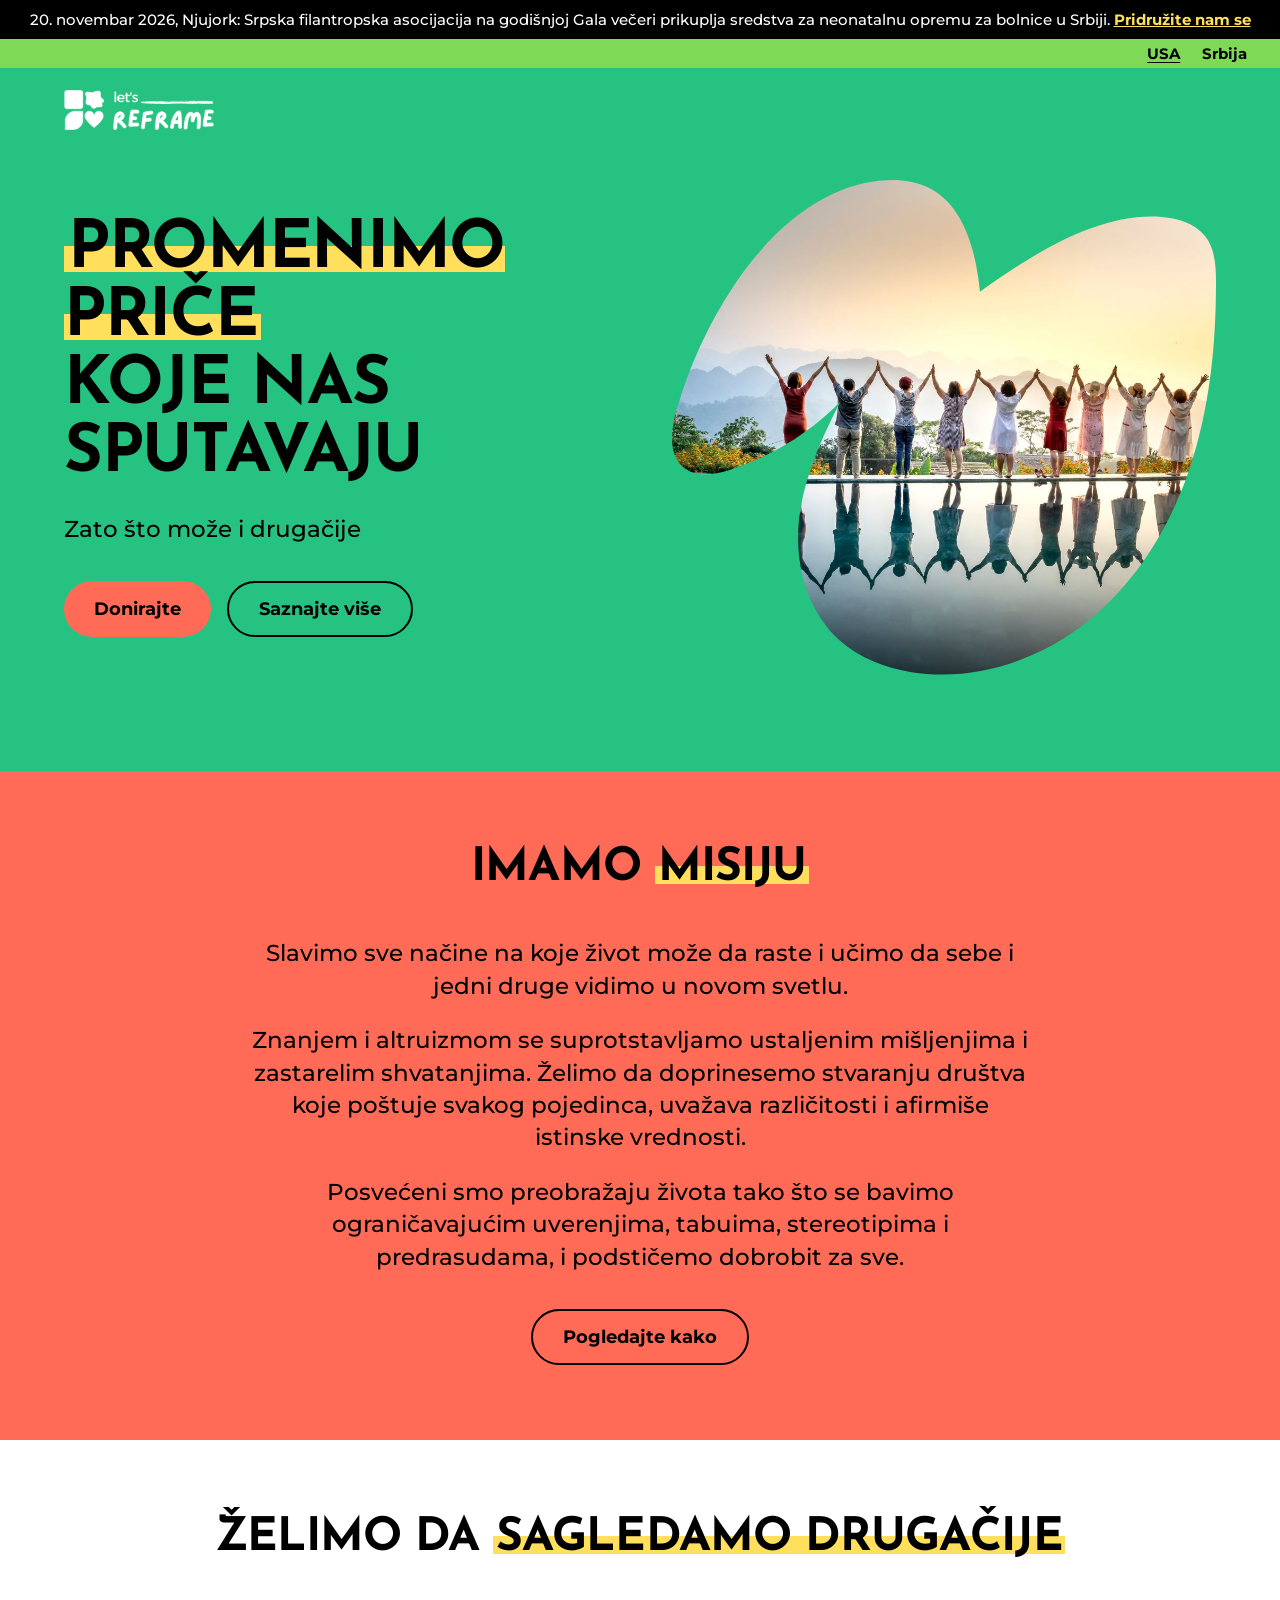
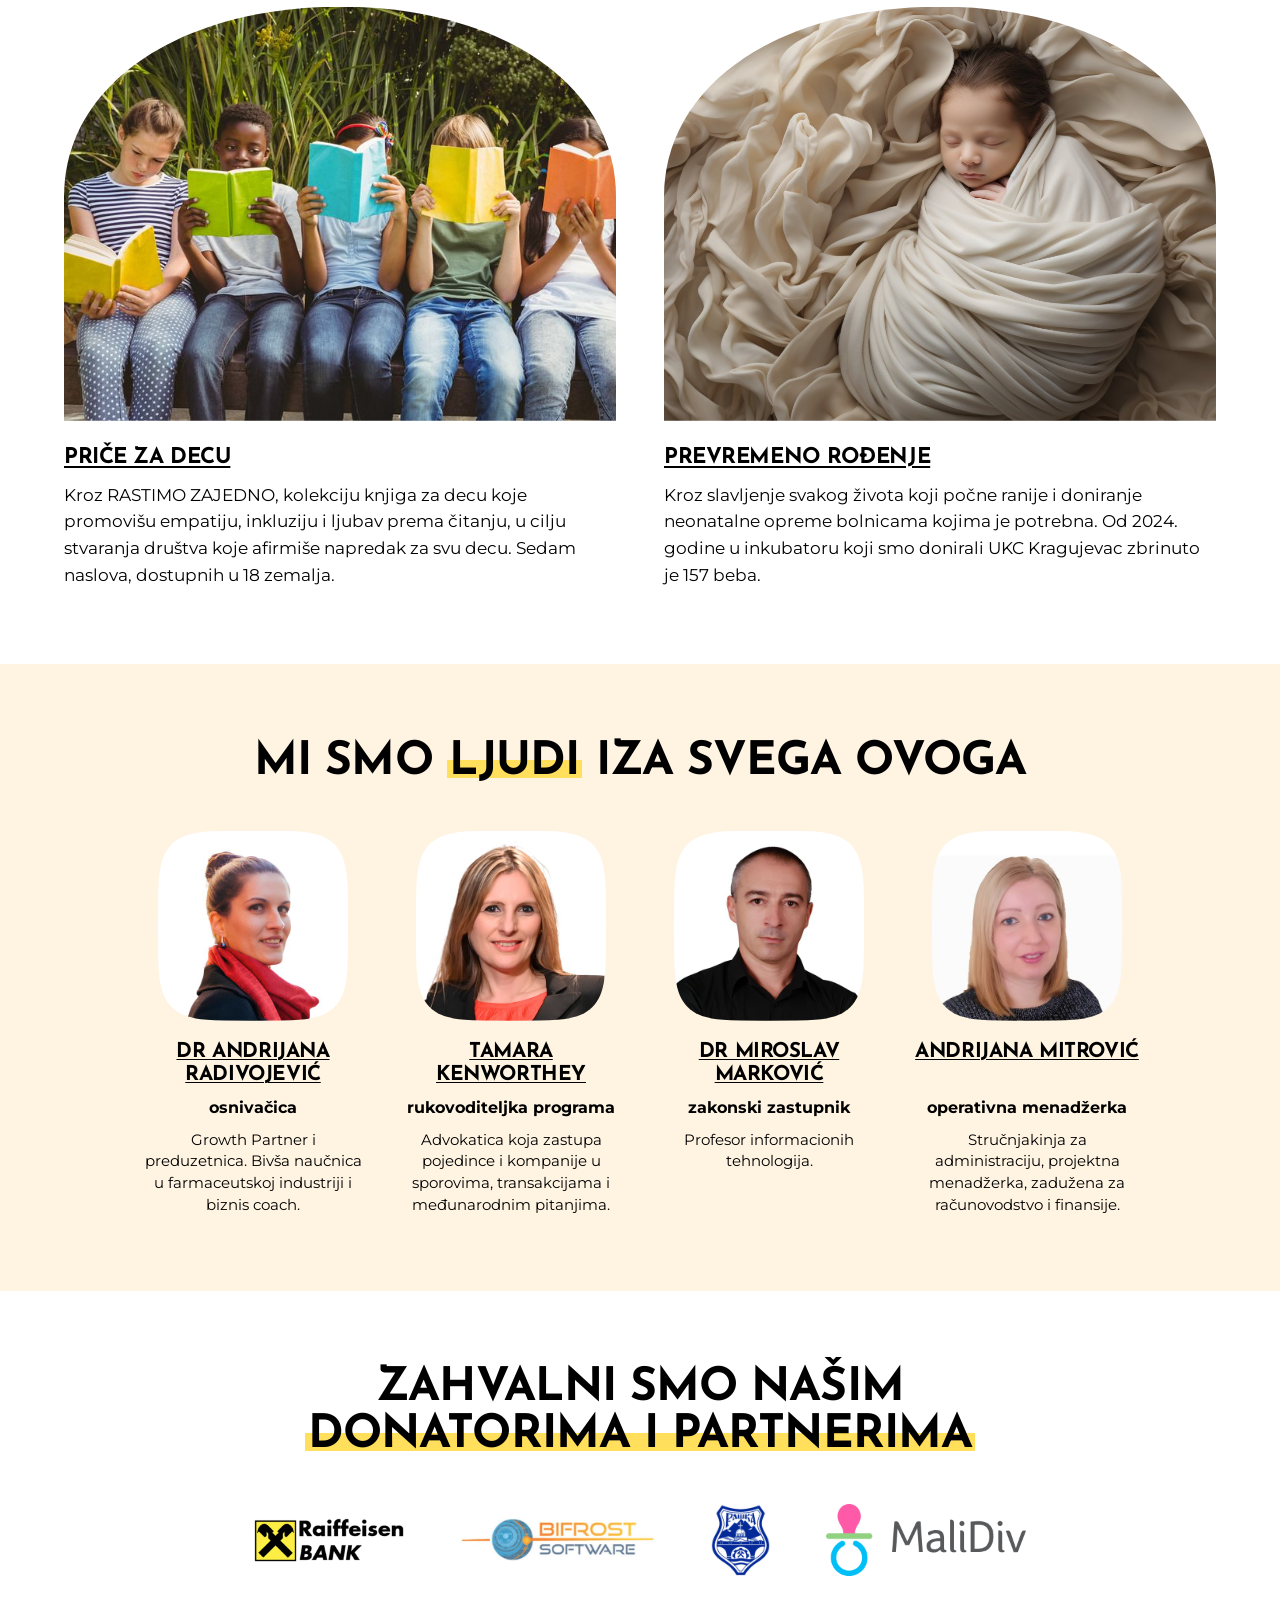
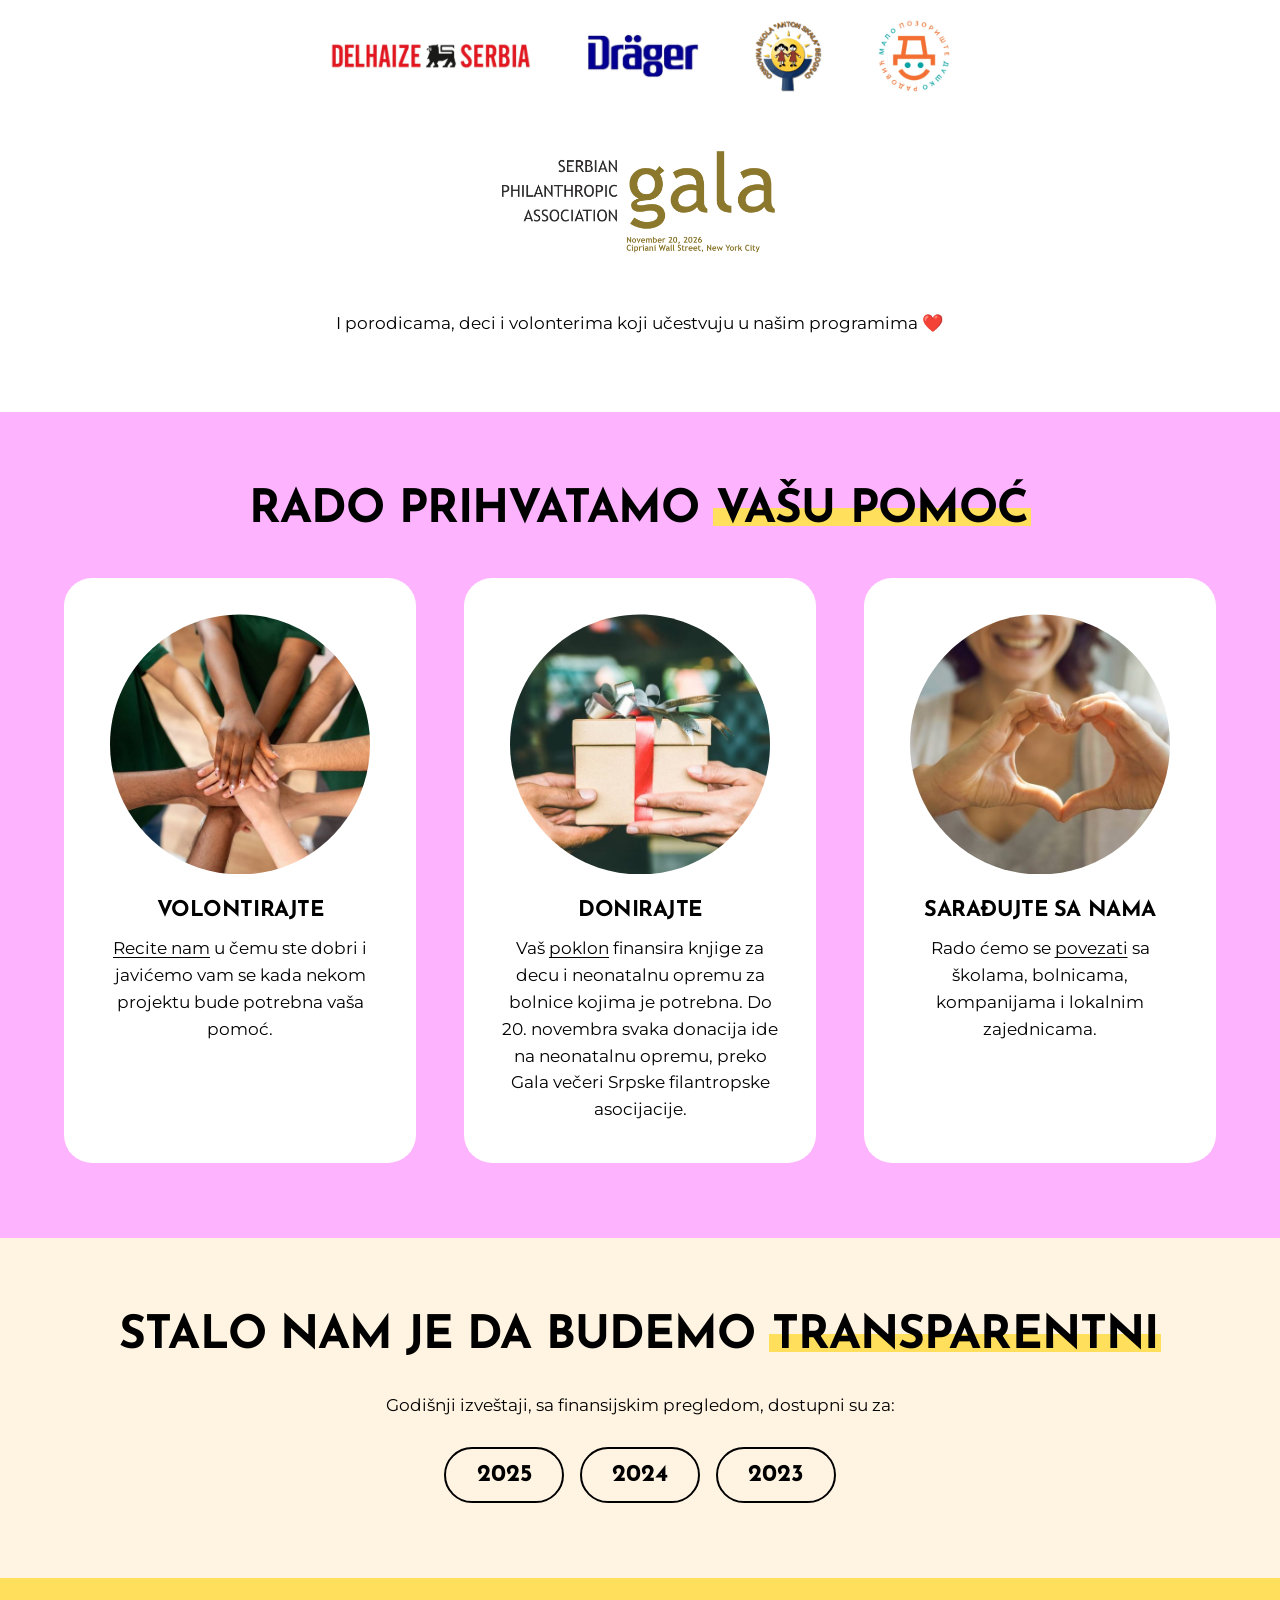
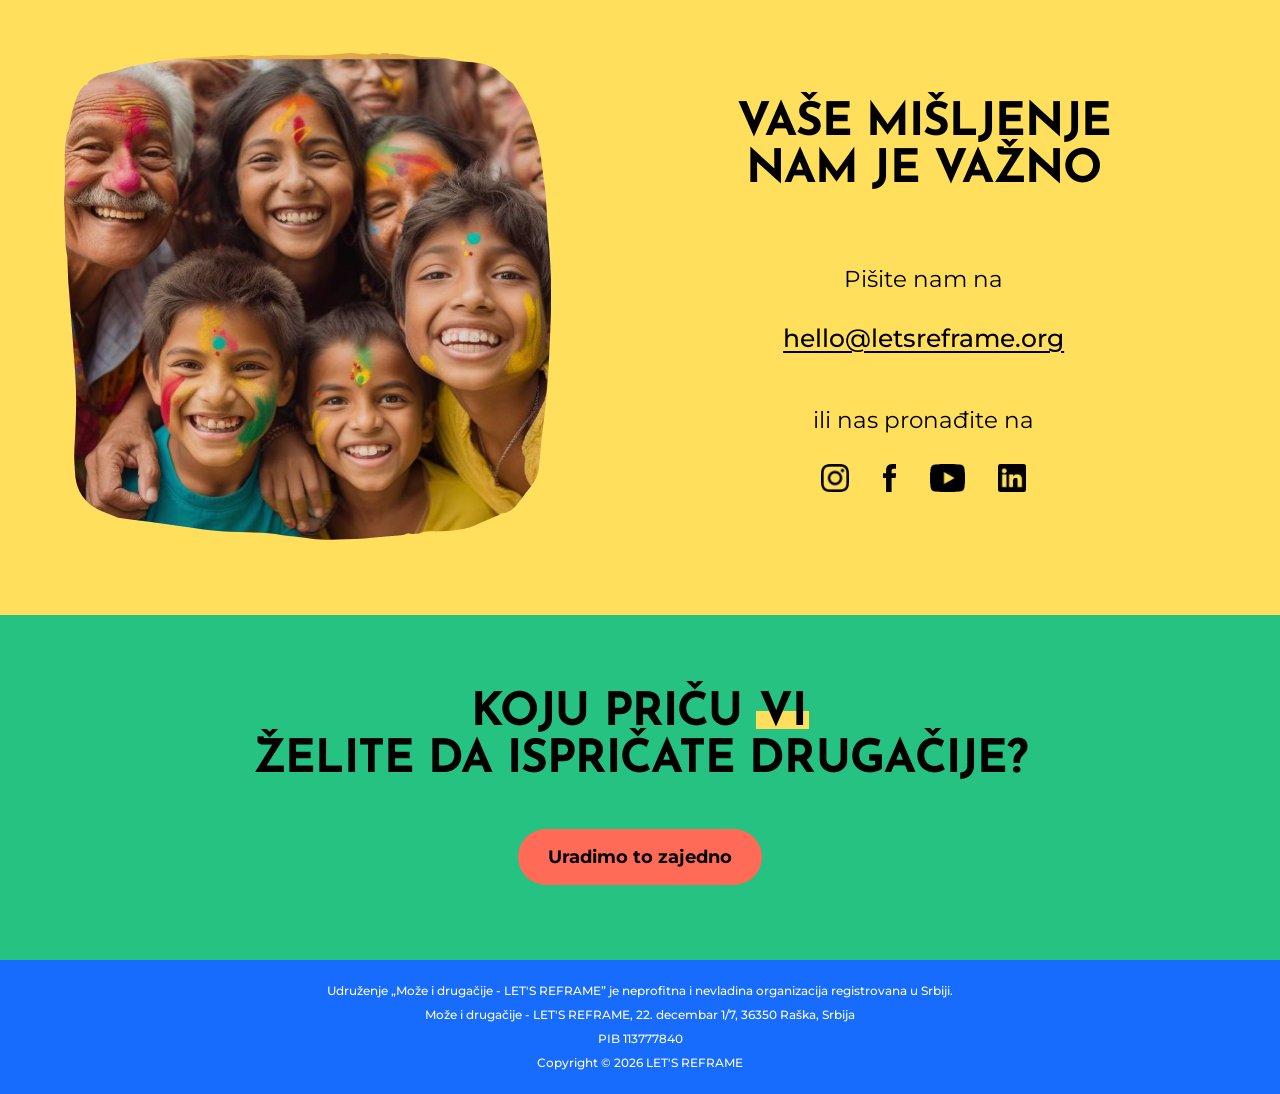
<file: srbija/index.html>
<!doctype html>
<html lang="sr-Latn">
<head>
<meta charset="utf-8">
<meta name="viewport" content="width=device-width, initial-scale=1, viewport-fit=cover">
<title>Promenimo priče koje nas sputavaju | Može i drugačije</title>
<meta name="description" content="Može i drugačije - LET'S REFRAME drugačije sagledava ograničavajuća uverenja, tabue, stereotipe i predrasude i slavi sve načine na koje život može da raste.">
<link rel="canonical" href="https://letsreframe.org/srbija/">
<link rel="alternate" hreflang="en" href="https://letsreframe.org/">
<link rel="alternate" hreflang="sr-Latn" href="https://letsreframe.org/srbija/">
<link rel="alternate" hreflang="x-default" href="https://letsreframe.org/">
<link rel="icon" type="image/png" sizes="32x32" href="../favicon-32.png">
<link rel="apple-touch-icon" href="../apple-touch-icon.png">
<meta property="og:type" content="website">
<meta property="og:site_name" content="Može i drugačije - LET'S REFRAME">
<meta property="og:title" content="Promenimo priče koje nas sputavaju">
<meta property="og:description" content="Može i drugačije - LET'S REFRAME drugačije sagledava ograničavajuća uverenja, tabue, stereotipe i predrasude i slavi sve načine na koje život može da raste.">
<meta property="og:url" content="https://letsreframe.org/srbija/">
<meta property="og:image" content="https://letsreframe.org/assets/img/og-home.jpg">
<meta property="og:locale" content="sr_RS">
<meta property="og:locale:alternate" content="en_US">
<meta name="twitter:card" content="summary_large_image">
<link rel="stylesheet" href="../assets/css/home-sr.css">
<script type="application/ld+json">
{"@context":"https://schema.org","@type":"NGO","name":"Može i drugačije - LET'S REFRAME","url":"https://letsreframe.org/srbija/","email":"hello@letsreframe.org",
 "address":{"@type":"PostalAddress","streetAddress":"22. decembar 1/7","postalCode":"36350","addressLocality":"Raška","addressCountry":"RS"}}
</script>
</head>
<body>
<a class="skip" href="#main">Pređite na sadržaj</a>
<svg class="clips" width="0" height="0" aria-hidden="true" focusable="false"><defs>
<clipPath id="clip-hero" clipPathUnits="objectBoundingBox"><path transform="scale(0.00181488 0.00199668) translate(-0.000 -0.000)" d="M311.8990770483727,113.29154509410398C307.82830227438404,72.13905719682302 296.2600498470231,25.185915580012463 258.9599733131182,7.331200927859966C244.35065980951964,0.3385634531516038 227.5657255359646,-0.9906486839258918 211.44890316552227,0.6070102148221151C148.2857841453017,6.868430764084693 96.848179274764,55.0015361318201 61.93908192036474,108.01275989259803C36.44064622975078,146.73119692846353 16.93117765864424,189.38618535748242 4.316183194172516,233.9974294788241C-1.3252054689928605,253.94763153924046 -3.9365513931533975,279.2577538298766 12.591956122985078,291.7725815922325C25.265047274684,301.3685516549321 43.22293363001583,298.3615472574139 58.38015899418815,293.57157556223336C100.72463064664787,280.1923091606176 139.67545443142214,256.21740900918593 170.6970820767048,224.44152609697088C150.84905005244664,261.875826011711 130.45611116867818,309.79056796883384 127.96797028812017,352.08796127129915C125.47982940756215,394.38535457376435 138.86610747832603,439.24701545039574 170.78623044158792,467.1103869779652C190.71940416264457,484.5113464695329 216.47727161173862,494.2405382460466 242.6087608597248,498.3974563838549C305.20794134703306,508.35602990821394 370.6268144989029,487.05558070327584 420.2243570515722,447.583890067499C469.8218996042415,408.1121994317222 504.3593784937909,351.8014845032478 524.4628356084445,291.68743989543407C544.5662927230982,231.57339528762034 550.9398999787304,167.61094598451518 551.0010016670211,104.22345355155507C551.0170283393596,87.6368493481894 550.1636080373324,69.73806134710593 539.8774893970545,56.726406742255385C529.7326058067599,43.89304886717108 512.56303139708,38.80357873266411 496.2619022947445,37.43029324665563C432.586931426712,32.06436301430875 363.62616368802526,75.77510848362884 311.8990770483727,113.29154509410398Z"/></clipPath>
<clipPath id="clip-card" clipPathUnits="objectBoundingBox"><path transform="scale(0.00112499 0.00200017) translate(-0.000 -0.000)" d="M0,458.6515918551018L0,41.40465744178197C0,18.5020812239847 18.5020812239847,0 41.40465744178197,0L847.4953313083586,0C870.3979075261558,0 888.8999887501406,18.5020812239847 888.8999887501406,41.40465744178197L888.8999887501406,458.5515806052424C888.8999887501406,481.4541568230396 870.3979075261558,499.9562380470243 847.4953313083586,499.9562380470243L41.40465744178195,499.9562380470243C18.602092473844078,500.0562492968837 0,481.5541680728991 0,458.6515918551018Z"/></clipPath>
<clipPath id="clip-bowl" clipPathUnits="objectBoundingBox"><path transform="scale(0.00189717 0.00199962) translate(0.000 -0.000)" d="M346.7657999620421,250.04744733345984C451.4856709052951,215.14082368570885 527,116.42209147845891 527,0C527,0 408.9776048586069,0 263.44999051053327,0C117.92237616245964,0 0,0 0,0C0,116.42209147845891 75.51432909470488,215.14082368570885 180.23420003795783,250.04744733345984C75.51432909470488,284.9540709812108 0,383.6728031884608 0,500.0948946669197C0,500.0948946669197 118.02239514139305,500.0948946669197 263.5500094894667,500.0948946669197C409.07762383754033,500.0948946669197 527.1000189789333,500.0948946669197 527.1000189789333,500.0948946669197C527,383.6728031884608 451.4856709052951,284.9540709812108 346.7657999620421,250.04744733345984Z"/></clipPath>
<clipPath id="clip-arch" clipPathUnits="objectBoundingBox"><path transform="scale(0.00219780 0.00200000) translate(-0.000 -0.000)" d="M227.5,0C99.1,0,0,90.1,0,229.7C0,328.8,0,500,0,500h227.5H455c0,0,0-171.2,0-270.3  C455,90.1,355.9,0,227.5,0z"/></clipPath>
<clipPath id="clip-heart" clipPathUnits="objectBoundingBox"><path transform="scale(0.00200803 0.00199960) translate(-0.000 0.000)" d="M497.79995983129146,227.44567182165096L497.79995983129146,125.72524603334004C497.79995983129146,56.31130749146415 441.4886523398273,0 372.0747137979514,0C312.46274352279573,0 261.05242016469174,41.80839526009239 248.94998995782288,100.1201044386423C236.74753966659972,41.80839526009239 185.3372163084957,0 125.72524603334004,0C56.31130749146415,0 0,56.31130749146415 0,125.72524603334004L0,272.65474994978916L0.20004016870857605,272.65474994978916L0.20004016870857605,374.2751556537458C0.20004016870857605,443.78911427997593 56.51134766017273,500.1004217714401 125.92528620204862,500.1004217714401C185.43723639285,500.1004217714401 236.84755975095405,458.2920265113477 249.05001004217718,399.98031733279777C261.2524603334003,458.2920265113477 312.6627836915044,500.1004217714401 372.27475396666,500.1004217714401C441.6886925085359,500.1004217714401 498,443.78911427997593 498,374.37517573810004L498,227.44567182165096L497.79995983129146,227.44567182165096Z"/></clipPath>
<clipPath id="clip-b1" clipPathUnits="objectBoundingBox"><path transform="scale(0.00199601 0.00199624) translate(0.000 0.000)" d="M440.9813220373559,79.4283811432377C431.1837856324287,62.462551074897846 413.4173591652816,52.97062405875187 395.1409157181685,52.95759808480383L395.1439217121565,52.954592090815815C376.86747826504336,52.93856012287975 359.09804580390835,43.447635104729784 349.30351539296913,26.48380903238193C334.6883726232546,1.1663256673486633 302.3178253643492,-7.505966988066024 277.00034199931594,7.112181775636447L276.9963340073319,7.11518776962446L276.9963340073319,7.099155801688395C261.271979456041,16.15821968356063 241.31618736762516,16.8756502486995 224.4255071489856,7.29755140489719C216.2968831720809,2.506227296709663 207.0306369653447,-0.014072629482953895 197.59500680998633,0C178.004943990112,0 160.90284219431558,10.644224711550576 151.74858850282297,26.464771070457857L151.74858850282297,26.461765076469845C142.59734080531834,42.27930544138911 125.49123101753793,52.92353015293969 105.90417419165158,52.92353015293969C76.67088265823466,52.92353015293969 52.97463205073587,76.61978076043847 52.97463205073587,105.8530722938554L52.97463205073587,105.85908428183143L52.958600082799805,105.8530722938554C52.94256811486375,123.99023801952396 43.59492881014235,141.6223967552065 26.876592246815477,151.46502306995387C18.651013925081934,156.10718615112634 11.825455346810939,162.87633229413427 7.115187769624424,171.06310187379626C-2.6803446393107575,188.03093593812812 -2.0140159719680932,208.16207767584464 7.112181775636412,223.99865600268802L7.1091757816484,223.99865600268802C16.228359543280874,239.83222833554333 16.89468821062354,259.9653740692519 7.09915580168836,276.93120413759175C-7.514984970030097,302.245681508637 1.1563056873885886,334.61622876754245 26.473789052421857,349.23437753124495L26.47679504640987,349.23738352523293L26.466775066449827,349.24439751120497C42.287321425357106,358.3916372167256 52.92653614692767,375.497747004506 52.92653614692767,395.0878098243804C52.92653614692767,424.3211013577973 76.62278675442646,448.0173519652961 105.85507628984737,448.0173519652961C125.44614110771775,448.0173519652961 142.54523690952615,458.65957268085464 151.70249659500678,474.480119039762C160.8537442925114,490.2936514126972 177.9588520822958,500.9428861142278 197.54691090617814,500.9428861142278C206.98242534560694,500.9550847346382 216.24827096682662,498.43454772507914 224.37741124517746,493.64433271133464C241.264083471833,484.0682378635243 261.22488555022886,484.7856684286632 276.94823810352375,493.84773830452343L276.94823810352375,493.82870034259935L276.95124409751173,493.83471233057537C302.26872746254503,508.4498551002898 334.6392747214505,499.7745564508871 349.258425483149,474.4600790798418C359.05295589408814,457.49725500549 376.8193823612352,448.00432599134797 395.0958258083483,447.99130001739996L395.09181781636426,447.9842860314279C413.3682612634774,447.9712600574799 431.13769372461246,438.4783310433379 440.9292181415636,421.5155069689861C445.7518344963309,413.1638536722927 448.04039791920405,404.0416639166721 448.030377939244,395.0457259085482L448.037391925216,395.05173789652423C448.0534238931521,377.4225851548297 456.88703822592345,360.26336947326104 472.7386465227068,350.2804634390731C481.283685432629,345.78750442499114 488.69947260105465,338.9027761944476 493.8808042383914,329.9278801442397C503.6793426413146,312.9560380879238 503.0130139739719,292.82289235421524 493.88781822436346,276.98932002135996L493.89082421835144,276.98932002135996C484.768634462731,261.1557476885046 484.1013037973923,241.02260195479607 493.8978382043235,224.05576988846022C508.51598696802597,198.73828652342695 499.8406883186232,166.3707452585095 474.52320495359,151.752596494807L474.5191969616059,151.748588502823L474.52921694156595,151.74558250883499C458.83592432815124,142.66547666904665 448.2407975184048,125.75876448247104 448.0734638530721,106.36409127181747C448.1656476687045,97.21184157631686 445.88409823180336,87.92332015335971 440.98132203735577,79.42838114323771"/></clipPath>
<clipPath id="clip-b2" clipPathUnits="objectBoundingBox"><path transform="scale(0.00199999 0.00200000) translate(-0.000 -0.000)" d="M500.002000008,250.00300001200003C500.002000008,388.0685522742091 388.0705522822091,500 250.001000004,500C111.92944771779086,500 0,388.06855227420914 0,250.00300001200006C0,111.93044772179088 111.92944771779086,0 250.001000004,0C388.07255229020916,0 500.002000008,111.93044772179088 500.002000008,250.00300001200003Z"/></clipPath>
<clipPath id="clip-b3" clipPathUnits="objectBoundingBox"><path transform="scale(0.00386100 0.00386100) translate(-0.000 -0.000)" d="M0,0L199.78568665377176,0C232.44874274661507,0 259,26.55125725338491 259,59.21431334622824L259,259L0,259L0,0Z"/></clipPath>
<clipPath id="clip-b4" clipPathUnits="objectBoundingBox"><path transform="scale(0.00122844 0.00104802) translate(-28.863 -0.470)" d="M726.0458828349038,117.97244981564933C691.2244981564932,76.64707087259319 648.7984432609586,40.024580090126996 598.0672879967227,19.91222859483818C561.9451044653831,5.6034412126177795 522.6209545268332,0 483.69705038918477,0.5003072511265875C319.3961491192134,2.9017820565342074 170.00440393281443,117.47214256452274 101.56237197869726,263.6619213437116C41.52550184350676,392.14082343301925 0,613.9770585825481 53.632937320770175,745.1576198279395C107.16581319131502,876.3381810733306 196.92093404342484,945.8808889799262 334.705551003687,951.8845759934453C551.6387750921753,977 716.039737812372,827.5081933633757 797.1895739451045,654.7020688242524C878.3394100778369,481.8959442851291 849.5217124129455,264.8626587464154 726.0458828349038,117.97244981564933Z"/></clipPath>
<clipPath id="clip-b5" clipPathUnits="objectBoundingBox"><path transform="scale(0.00262353 0.00268711) translate(-0.087 -0.100)" d="M269.5660178853235,367.2711730668069C267.36138874276696,367.87243556023145 265.6578116780642,368.67411888479745 263.95423461336134,368.87453971593897C254.33403471856914,369.676223040505 244.81404523934768,370.477906365071 235.19384534455548,371.1793792740663C230.28353498158862,371.4800105207786 225.37322461862175,371.78064176749086 220.4629142556549,371.88085218306156C215.15176223040504,372.081273014203 209.84061020515517,372.3819042609153 204.62966859547603,372.18148342977383C199.61914781693844,372.081273014203 194.6086270384008,371.78064176749086 189.7985270910047,370.87874802735405C183.58548132561808,369.7764334560757 177.27222514466067,369.7764334560757 171.1593897948448,368.7743293003682C155.2259337190952,366.16885849552864 138.99184639663332,366.87033140452394 122.95817990531297,365.76801683324567C113.93924250394528,365.1667543398211 104.92030510257757,363.7638085218306 95.90136770120988,362.5612835349816C85.67990531299314,361.25854813256177 75.4584429247764,359.75539189900053 65.13677012098894,358.35244608101C57.62098895318252,357.3503419253025 50.004997369805345,356.34823776959496 42.48921620199893,355.34613361388745C42.28879537085742,355.34613361388745 42.08837453971592,355.2459231983167 41.887953708574415,355.2459231983167C35.574697527617026,352.54024197790636 28.860599684376627,350.4358232509205 23.048395581272995,346.9284587059442C13.227774855339277,340.91583377169906 9.018937401367683,331.29563387690683 8.618095739084675,319.9718569174119C8.517885323513921,316.06365071015256 8.01683324566016,312.25565491846396 8.01683324566016,308.3474487112046C8.117043661230912,302.936086270384 8.517885323513921,297.6249342451341 8.81851657022618,292.3137822198843C9.620199894792197,276.4805365597054 10.021041557075206,260.6472908995265 8.81851657022618,244.81404523934768C7.716201998947905,230.5841662283009 6.714097843240383,216.4544976328248 5.611783271962108,202.22461862177798C4.910310362966842,193.10547080483954 4.0084166228300715,184.08653340347183 3.4071541294055585,174.9673855865334C3.0063124671225494,168.95476065228826 3.106522882693302,162.8419253024724 2.7056812204102925,156.82930036822725C2.505260389268788,153.42214623882165 1.4029458179905137,150.11520252498684 1.3027354024197615,146.70804839558127C0.9018937401367525,138.4907943187796 0.8016833245660003,130.17332982640715 0.6012624934244959,121.85586533403472C0.5010520778537437,118.64913203577065 0,115.44239873750658 0.10021041557073475,112.23566543924251C0.20042083114148698,107.2251446607049 0.8016833245660003,102.21462388216729 0.9018937401367526,97.20410310362968C1.0021041557075223,91.39189900052604 0.40084166228300894,85.57969489742241 0.6012624934245133,79.86770120988953C0.6012624934245133,74.35612835349816 1.3027354024197788,68.94476591267754 2.0042083114150446,63.433193056286164C2.2046291425565494,61.52919516044187 3.6075749605470806,59.82561809573909 4.008416622830089,57.9216201998948C5.711993687532877,48.50184113624409 7.515781167806417,39.082062072593374 11.925039452919515,30.36375591793793C12.927143608627038,28.459758022093638 14.530510257759074,26.75618095739085 16.033666491320357,25.253024723829565C16.534718569174117,24.751972645975805 17.737243556023145,25.05260389268806 18.037874802735402,25.05260389268806C18.739347711730666,23.74986849026828 19.140189374013676,22.447133087848503 19.941872698579694,21.845870594423992C24.25092056812204,18.538926880589166 28.76038926880589,16.133876906891114 34.37217254076801,15.5326144134666C38.58100999473961,15.031562335612838 42.68963703314044,13.227774855339298 46.89847448711204,12.225670699631776C52.00920568122041,11.023145712782746 57.11993687532877,9.620199894792213 62.43108890057864,8.91872698579695C67.24118884797474,8.317464492372435 71.85086796422935,7.014729089952656 76.7611783271962,6.613887427669648C81.77169910573382,6.213045765386639 86.78221988427143,5.010520778537612 91.89295107837978,4.609679116254603C105.72198842714359,3.607574960547081 119.65123619147816,2.906102051551815 133.48027354024197,2.1044187269857972C136.88742766964754,1.903997895844293 140.29458179905313,2.1044187269857972 143.70173592845867,2.20462914255655C145.40531299316146,2.304839558127302 147.10889005786427,2.7056812204103107 148.91267753813779,2.906102051551815C149.7143608627038,3.0063124671225676 150.5160441872698,2.7056812204103102 151.31772751183584,2.7056812204103102C153.7227774855339,2.7056812204103102 156.2280378748027,2.7056812204103102 158.63308784850076,2.605470804839558C163.24276696475536,2.4050499736980533 167.95265649658074,1.9039978958442925 172.56233561283534,1.9039978958442925C177.07180431351918,1.9039978958442925 181.58127301420302,2.2046291425565494 186.0907417148869,2.4050499736980537L189.69831667543394,2.4050499736980537C195.20988953182533,2.2046291425565494 200.62125197264595,2.2046291425565494 206.13282482903733,1.9039978958442927C211.4439768542872,1.603366649132036 216.6549184639663,0.9018937401367705 221.96607048921618,0.6012624934245137C224.471330878485,0.4008416622830092 227.07680168332456,0.4008416622830092 229.58206207259335,0.9018937401367705C233.39005786428194,1.603366649132036 236.99763282482903,2.004208311415045 240.8056286165176,0.9018937401367705C242.20857443450814,0.5010520778537615 244.01236191478165,1.202524986849027 245.6157285639137,1.4029458179905316C246.31720147290898,1.503156233561284 247.118884797475,1.7035770647027884 247.519726459758,1.4029458179905316C250.2254076801683,-0.601262493424513 252.73066806943712,-0.10021041557075187 255.33613887427668,1.603366649132036C255.63677012098896,1.8037874802735405 256.43845344555496,1.3027354024197793 257.0397159389795,1.3027354024197793C259.4447659126775,1.3027354024197793 261.8498158863756,1.3027354024197793 264.3550762756444,1.4029458179905316C266.15886375591793,1.503156233561284 267.86244082062075,2.1044187269857972 269.66622830089426,2.3048395581273016C273.5744345081536,2.805891635981063 277.58285113098367,3.607574960547081 281.5912677538138,3.607574960547081C289.10704892162016,3.707785376117833 296.6228300894266,4.00841662283009 304.0384008416622,5.611783271962126C310.9529195160441,7.114939505523409 318.0678590215676,7.114939505523409 325.08258811152024,8.317464492372435C329.2914255654918,9.018937401367701 333.60047343503413,10.32167280378748 337.2080483955813,12.426091530773277C341.11625460284057,14.630720673329828 344.12256706996317,18.238295633876906 347.6299316149395,21.244608100999475C348.9326670173593,22.346922672277753 350.83666491320355,23.148605996843767 351.7385586533403,24.5515518148343C354.34402945817993,28.359547606522884 356.6488690163072,32.36796422935298 358.9537085744345,36.37638085218306C360.6572856391373,39.28248290373488 362.36086270384004,42.28879537085744 363.6635981062598,45.29510783798001C365.0665439242503,48.80247238295634 366.16885849552864,52.41004734350342 367.2711730668069,56.11783271962125C368.9747501315097,61.93003682272488 370.97895844292475,67.7422409258285 372.081273014203,73.75486586007364C373.68463966333513,82.17254076801683 374.4863229879011,90.79063650710151 375.68884797475016,99.30852183061546C376.08968963703313,102.11441346659652 376.5907417148869,104.92030510257757 376.79116254602843,107.72619673855866C377.392425039453,115.74302998421882 377.79326670173594,123.65965281430826 378.29431877958973,131.67648605996843C378.995791688585,141.59731720147292 379.9978958442925,151.41793792740663 380.4989479221463,161.3387690689111C381,170.85875854813256 381.400841662283,180.47895844292475 381.2004208311415,190.09915833771697C380.89978958442924,206.13282482903733 380.09810625986324,222.06628090478694 379.29642293529724,238.0999473961073C378.7953708574435,248.02077853761176 378.0938979484482,257.8413992635455 377.0917937927407,267.66201998947923C376.0896896370332,277.48264071541297 374.5865334034719,287.2030510257759 373.4842188321936,297.0236717517096C372.68253550762756,303.8379800105208 372.4821146764861,310.65228826933196 371.58022093634935,317.36638611257234C370.7785376117833,323.4792214623883 367.77222514466075,328.8905839032089 363.76380852183064,333.40005260389273C360.4568648079958,337.20804839558133 357.8513940031563,341.51709626512366 354.4442398737507,345.2248816412415C351.43792740662815,348.5318253550763 348.1309836927933,351.8387690689112 342.9200420831142,351.9389794844819C341.71751709626517,351.9389794844819 340.61520252498684,353.1415044713309 339.41267753813787,353.74276696475545C334.3019463440295,355.947396107312 328.99079431877965,357.8513940031563 323.980273540242,360.2564439768543C314.76091530773283,364.6657022619674 304.84008416622834,365.3671751709627 294.9192530247239,365.7680168332457C291.1112572330353,365.9684376643872 287.20305102577595,365.6678064176749 283.39505523408735,365.9684376643872C281.4910573382431,366.068648079958 279.68726985796957,366.9705418200947 277.883482377696,367.3713834823777C277.08179905313,367.5718043135192 276.28011572856394,367.4715938979485 275.3782219884272,367.5718043135192C274.17569700157816,367.67201472909 272.9731720147292,367.9726459758022 271.7706470278801,367.87243556023145C270.5681220410311,367.67201472909 269.7664387164651,367.2711730668069 269.56601788532356,367.2711730668069Z"/></clipPath>
<clipPath id="clip-pp" clipPathUnits="objectBoundingBox"><path d="M1.0000,0.5000 L0.9995,0.6488 L0.9981,0.7023 L0.9957,0.7418 L0.9924,0.7742 L0.9880,0.8019 L0.9827,0.8263 L0.9764,0.8479 L0.9690,0.8674 L0.9606,0.8851 L0.9511,0.9010 L0.9405,0.9155 L0.9286,0.9286 L0.9155,0.9405 L0.9010,0.9511 L0.8851,0.9606 L0.8674,0.9690 L0.8479,0.9764 L0.8263,0.9827 L0.8019,0.9880 L0.7742,0.9924 L0.7418,0.9957 L0.7023,0.9981 L0.6488,0.9995 L0.5000,1.0000 L0.3512,0.9995 L0.2977,0.9981 L0.2582,0.9957 L0.2258,0.9924 L0.1981,0.9880 L0.1737,0.9827 L0.1521,0.9764 L0.1326,0.9690 L0.1149,0.9606 L0.0990,0.9511 L0.0845,0.9405 L0.0714,0.9286 L0.0595,0.9155 L0.0489,0.9010 L0.0394,0.8851 L0.0310,0.8674 L0.0236,0.8479 L0.0173,0.8263 L0.0120,0.8019 L0.0076,0.7742 L0.0043,0.7418 L0.0019,0.7023 L0.0005,0.6488 L0.0000,0.5000 L0.0005,0.3512 L0.0019,0.2977 L0.0043,0.2582 L0.0076,0.2258 L0.0120,0.1981 L0.0173,0.1737 L0.0236,0.1521 L0.0310,0.1326 L0.0394,0.1149 L0.0489,0.0990 L0.0595,0.0845 L0.0714,0.0714 L0.0845,0.0595 L0.0990,0.0489 L0.1149,0.0394 L0.1326,0.0310 L0.1521,0.0236 L0.1737,0.0173 L0.1981,0.0120 L0.2258,0.0076 L0.2582,0.0043 L0.2977,0.0019 L0.3512,0.0005 L0.5000,0.0000 L0.6488,0.0005 L0.7023,0.0019 L0.7418,0.0043 L0.7742,0.0076 L0.8019,0.0120 L0.8263,0.0173 L0.8479,0.0236 L0.8674,0.0310 L0.8851,0.0394 L0.9010,0.0489 L0.9155,0.0595 L0.9286,0.0714 L0.9405,0.0845 L0.9511,0.0990 L0.9606,0.1149 L0.9690,0.1326 L0.9764,0.1521 L0.9827,0.1737 L0.9880,0.1981 L0.9924,0.2258 L0.9957,0.2582 L0.9981,0.2977 L0.9995,0.3512 Z"/></clipPath>
</defs></svg>
<div class="galabar"><p>20. novembar 2026, Njujork: Srpska filantropska asocijacija na godišnjoj Gala večeri prikuplja sredstva za neonatalnu opremu za bolnice u Srbiji. <a href="https://serbianphilanthropicassociation.org/serbian-philanthropic-gala-2026/" target="_blank" rel="noopener">Pridružite nam se</a></p></div>
<nav class="countrybar" aria-label="Zemlja"><ul>
  <li><a href="../" hreflang="en" lang="en">USA</a></li>
  <li><a href="./" aria-current="page">Srbija</a></li>
</ul></nav>

<header class="hero"><div class="wrap"><div class="topbar"><a href="./"><img src="../assets/img/logo-white.png" alt="let's REFRAME, početna strana" width="450" height="120"></a></div>
<div class="grid"><div><h1><span class="y">Promenimo priče</span><br>koje nas sputavaju</h1><p class="lead">Zato što može i drugačije</p><div class="btns"><a class="btn b-coral" href="https://serbianphilanthropicassociation.org/serbian-philanthropic-gala-2026/" target="_blank" rel="noopener">Donirajte</a><a class="btn b-line" href="#mission">Saznajte više</a></div></div><div class="ph fr f-hero"><img src="../assets/img/hero.jpg" alt="Niz ljudi na ivici bazena u zalasku sunca, podignutih ruku, sa odrazom u vodi i planinama u pozadini."></div></div></div></header>
<main id="main">
<section class="sec mission" id="mission"><div class="wrap narrow stack"><h2>Imamo <span class="y">misiju</span></h2><p class="lead">Slavimo sve načine na koje život može da raste i učimo da sebe i jedni druge vidimo u novom svetlu.</p><p class="lead">Znanjem i altruizmom se suprotstavljamo ustaljenim mišljenjima i zastarelim shvatanjima. Želimo da doprinesemo stvaranju društva koje poštuje svakog pojedinca, uvažava različitosti i afirmiše istinske vrednosti.</p><p class="lead">Posvećeni smo preobražaju života tako što se bavimo ograničavajućim uverenjima, tabuima, stereotipima i predrasudama, i podstičemo dobrobit za sve.</p><div class="btns" style="justify-content:center"><a class="btn b-line" href="#programs">Pogledajte kako</a></div></div></section>
<section class="sec" id="programs"><div class="wrap"><h2 class="center">Želimo da <span class="y">sagledamo drugačije</span></h2><ul class="prog"><li><a class="ph fr f-arch" href="../price-za-decu/" tabindex="-1" aria-hidden="true"><img src="../assets/img/books.jpg" alt="Petoro dece sedi na klupi i svako čita knjigu jarkih boja."></a><h3><a href="../price-za-decu/">Priče za decu</a></h3><p>Kroz RASTIMO ZAJEDNO, kolekciju knjiga za decu koje promovišu empatiju, inkluziju i ljubav prema čitanju, u cilju stvaranja društva koje afirmiše napredak za svu decu. Sedam naslova, dostupnih u 18 zemalja.</p></li><li><a class="ph fr f-arch" href="../prevremeno-rodjenje/" tabindex="-1" aria-hidden="true"><img src="../assets/img/newborn.jpg" alt="Novorođenče spava, umotano u ćebence boje slonovače."></a><h3><a href="../prevremeno-rodjenje/">Prevremeno rođenje</a></h3><p>Kroz slavljenje svakog života koji počne ranije i doniranje neonatalne opreme bolnicama kojima je potrebna. Od 2024. godine u inkubatoru koji smo donirali UKC Kragujevac zbrinuto je 157 beba.</p></li></ul></div></section>
<section class="sec peoplesec"><div class="wrap"><h2 class="center">Mi smo <span class="y">ljudi</span> iza svega ovoga</h2><ul class="people"><li class="person"><a class="pp fr f-pp" href="https://www.linkedin.com/in/andrijanaradivojevic" tabindex="-1" aria-hidden="true" target="_blank" rel="noopener"><img src="../assets/img/people/andrijana-radivojevic.jpg" alt=""></a><h3><a href="https://www.linkedin.com/in/andrijanaradivojevic" target="_blank" rel="noopener">Dr Andrijana Radivojević<span class="vh"> na LinkedIn-u</span></a></h3><p class="role">osnivačica</p><p class="bio">Growth Partner i preduzetnica. Bivša naučnica u farmaceutskoj industriji i biznis coach.</p></li><li class="person"><a class="pp fr f-pp" href="https://www.linkedin.com/in/tamarakenwortheykenwortheylaw" tabindex="-1" aria-hidden="true" target="_blank" rel="noopener"><img src="../assets/img/people/tamara-kenworthey.jpg" alt=""></a><h3><a href="https://www.linkedin.com/in/tamarakenwortheykenwortheylaw" target="_blank" rel="noopener">Tamara Kenworthey<span class="vh"> na LinkedIn-u</span></a></h3><p class="role">rukovoditeljka programa</p><p class="bio">Advokatica koja zastupa pojedince i kompanije u sporovima, transakcijama i međunarodnim pitanjima.</p></li><li class="person"><a class="pp fr f-pp" href="https://www.linkedin.com/in/dr-miroslav-markovic/" tabindex="-1" aria-hidden="true" target="_blank" rel="noopener"><img src="../assets/img/people/miroslav-markovic.jpg" alt=""></a><h3><a href="https://www.linkedin.com/in/dr-miroslav-markovic/" target="_blank" rel="noopener">Dr Miroslav Marković<span class="vh"> na LinkedIn-u</span></a></h3><p class="role">zakonski zastupnik</p><p class="bio">Profesor informacionih tehnologija.</p></li><li class="person"><a class="pp fr f-pp" href="https://www.linkedin.com/in/andrijanamitrovic/" tabindex="-1" aria-hidden="true" target="_blank" rel="noopener"><img src="../assets/img/people/andrijana-mitrovic.jpg" alt=""></a><h3><a href="https://www.linkedin.com/in/andrijanamitrovic/" target="_blank" rel="noopener">Andrijana Mitrović<span class="vh"> na LinkedIn-u</span></a></h3><p class="role">operativna menadžerka</p><p class="bio">Stručnjakinja za administraciju, projektna menadžerka, zadužena za računovodstvo i finansije.</p></li></ul></div></section>
<section class="sec donors"><div class="wrap"><h2>Zahvalni smo našim<br><span class="y">donatorima i partnerima</span></h2><ul class="logos"><li><a href="https://www.raiffeisenbank.rs/" target="_blank" rel="noopener"><img class="wide" src="../assets/img/srbija/donor-raiffeisen.png" alt="Raiffeisen banka"></a></li><li><a href="https://www.checkitlabs.com/" target="_blank" rel="noopener"><img class="wide" src="../assets/img/srbija/donor-bifrost.png" alt="Bifrost Software"></a></li><li><a href="https://raska.gov.rs/" target="_blank" rel="noopener"><img src="../assets/img/srbija/donor-raska.png" alt="Opština Raška"></a></li><li><a href="https://www.malidiv.org/" target="_blank" rel="noopener"><img src="../assets/img/partner-mali-div.png" alt="Mali Div"></a></li></ul><ul class="logos logos2"><li><a href="https://www.maxi.rs/delhaize-srbija" target="_blank" rel="noopener"><img class="xwide" src="../assets/img/srbija/partner-delhaize.png" alt="Delhaize Serbia"></a></li><li><a href="https://www.draeger.com/sr_rs/Home" target="_blank" rel="noopener"><img class="wide" src="../assets/img/srbija/partner-drager.png" alt="Dräger"></a></li><li><a href="http://antonskala.rs/" target="_blank" rel="noopener"><img src="../assets/img/srbija/partner-anton-skala.png" alt="Osnovna škola „Anton Skala”, Beograd"></a></li><li><a href="https://malopozoriste.co.rs/" target="_blank" rel="noopener"><img src="../assets/img/srbija/partner-malo-pozoriste.png" alt="Malo pozorište „Duško Radović”"></a></li></ul><p class="spa"><a href="https://serbianphilanthropicassociation.org/serbian-philanthropic-gala-2026/" target="_blank" rel="noopener"><img src="../assets/img/donor-SPAgala.png" alt="Gala večer Srpske filantropske asocijacije, 20. novembar 2026, Cipriani Wall Street, Njujork"></a></p><div class="ack"><p>I porodicama, deci i volonterima koji učestvuju u našim programima ❤️</p></div></div></section>
<section class="sec helpsec"><div class="wrap"><h2 class="center">Rado prihvatamo <span class="y">vašu pomoć</span></h2><ul class="helpgrid"><li><div class="ph fr f-b2"><img src="../assets/img/volunteer.jpg" alt="Ljudi u zelenim majicama slažu ruke u krug."></div><h3>Volontirajte</h3><p><a href="#contact">Recite nam</a> u čemu ste dobri i javićemo vam se kada nekom projektu bude potrebna vaša pomoć.</p></li><li><div class="ph fr f-b2"><img src="../assets/img/donate.jpg" alt="Dva para ruku predaju poklon vezan crvenom trakom."></div><h3>Donirajte</h3><p>Vaš <a href="https://serbianphilanthropicassociation.org/serbian-philanthropic-gala-2026/" target="_blank" rel="noopener">poklon</a> finansira knjige za decu i neonatalnu opremu za bolnice kojima je potrebna. Do 20. novembra svaka donacija ide na neonatalnu opremu, preko Gala večeri Srpske filantropske asocijacije.</p></li><li><div class="ph fr f-b2"><img src="../assets/img/partner.jpg" alt="Nasmejana žena rukama pravi srce."></div><h3>Sarađujte sa nama</h3><p>Rado ćemo se <a href="#contact">povezati</a> sa školama, bolnicama, kompanijama i lokalnim zajednicama.</p></li></ul></div></section>
<section class="sec rep"><div class="wrap"><h2>Stalo nam je da budemo <span class="y">transparentni</span></h2><p style="margin-top:32px">Godišnji izveštaji, sa finansijskim pregledom, dostupni su za:</p><div class="yrs"><a class="yr" href="../assets/reports/mozeidrugacije-godisnji-izvestaj-2025.pdf">2025<span class="vh"> godišnji izveštaj (PDF)</span></a><a class="yr" href="../assets/reports/mozeidrugacije-godisnji-izvestaj-2024.pdf">2024<span class="vh"> godišnji izveštaj (PDF)</span></a><a class="yr" href="../assets/reports/mozeidrugacije-godisnji-izvestaj-2023.pdf">2023<span class="vh"> godišnji izveštaj (PDF)</span></a></div></div></section>
<section class="sec contact" id="contact"><div class="wrap two"><div class="ph fr f-b5"><img src="../assets/img/contact.jpg" alt="Nasmejana deca i stariji muškarac sa bojom na licima."></div><div class="cstack"><h2>Vaše mišljenje<br><span class="y">nam je važno</span></h2><p class="k">Pišite nam na</p><p class="email"><a href="mailto:hello@letsreframe.org">hello@letsreframe.org</a></p><p class="k k2">ili nas pronađite na</p><ul class="soc"><li><a href="https://www.instagram.com/letsreframe.srbija" target="_blank" rel="noopener"><img src="../assets/img/deco/icon1.png" alt="Instagram"></a></li><li><a href="https://www.facebook.com/letsreframe.srbija" target="_blank" rel="noopener"><svg viewBox="-129.4 -217.3 225.4 475.6" aria-hidden="true"><path d="M44.063-138.877h51.984v-78.417h-66.45v0.289C-57.7-213.843-75.617-164.849-77.204-113.232h-0.163v54.444 h-51.993v78.465h51.993V258.32h93.326V19.677h66.883l13.206-78.465H15.959v-48.696C15.959-124.805,27.512-138.877,44.063-138.877z"/></svg><span class="vh">Facebook</span></a></li><li><a href="https://www.youtube.com/@letsreframe-srbija" target="_blank" rel="noopener"><img src="../assets/img/deco/icon3.png" alt="YouTube"></a></li><li><a href="https://www.linkedin.com/company/letsreframe-srbija/" target="_blank" rel="noopener"><img src="../assets/img/deco/icon2.png" alt="LinkedIn"></a></li></ul></div></div></section>
<section class="sec closing"><div class="wrap stack"><h2>Koju priču <span class="y">vi</span><br>želite da ispričate drugačije?</h2><div class="btns"><a class="btn" href="#contact">Uradimo to zajedno</a></div></div></section>
</main>
<footer class="site-footer sr-foot">
  <div class="fcol">
    <p>Udruženje „Može i drugačije - LET'S REFRAME” je neprofitna i nevladina organizacija registrovana u Srbiji.</p>
    <p>Može i drugačije - LET'S REFRAME, 22. decembar 1/7, 36350 Raška, Srbija</p>
    <p>PIB 113777840</p>
    <p>Copyright © 2026 LET'S REFRAME</p>
  </div>
</footer>
</body>
</html>
</file>
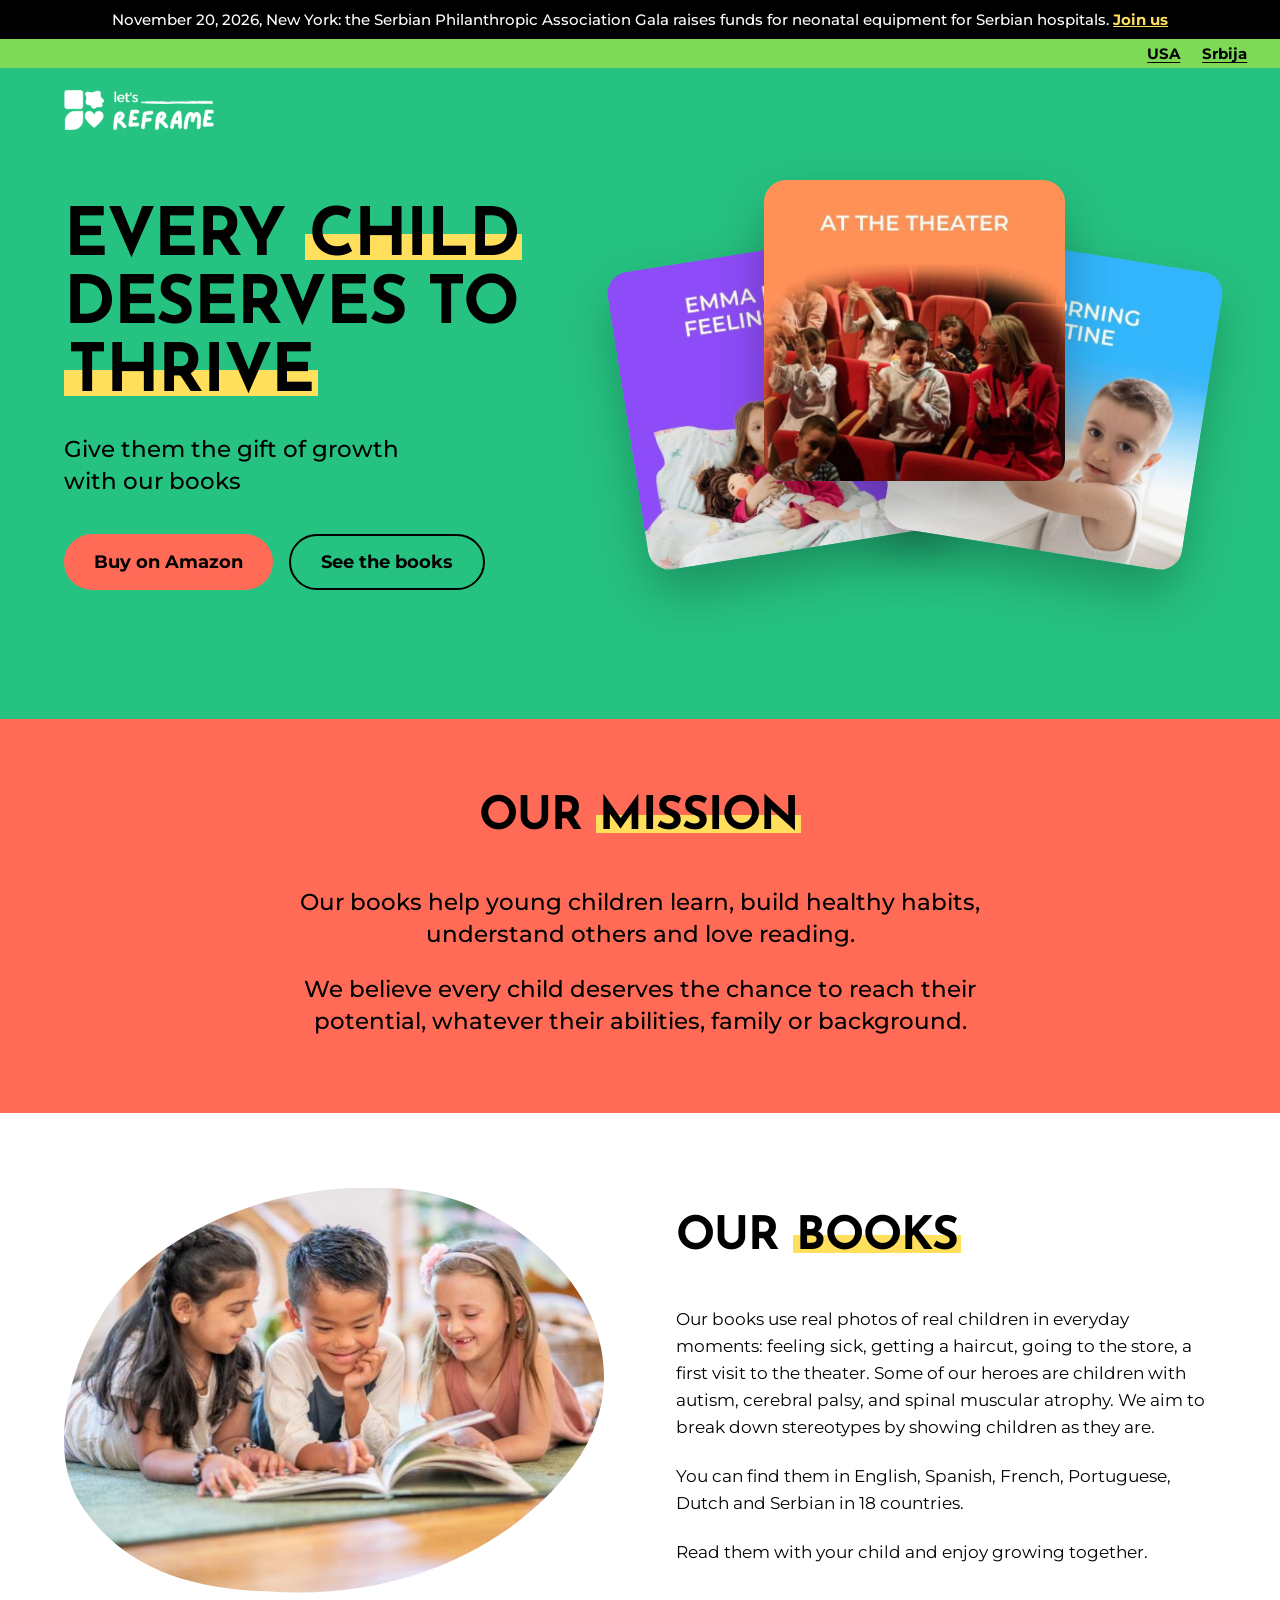
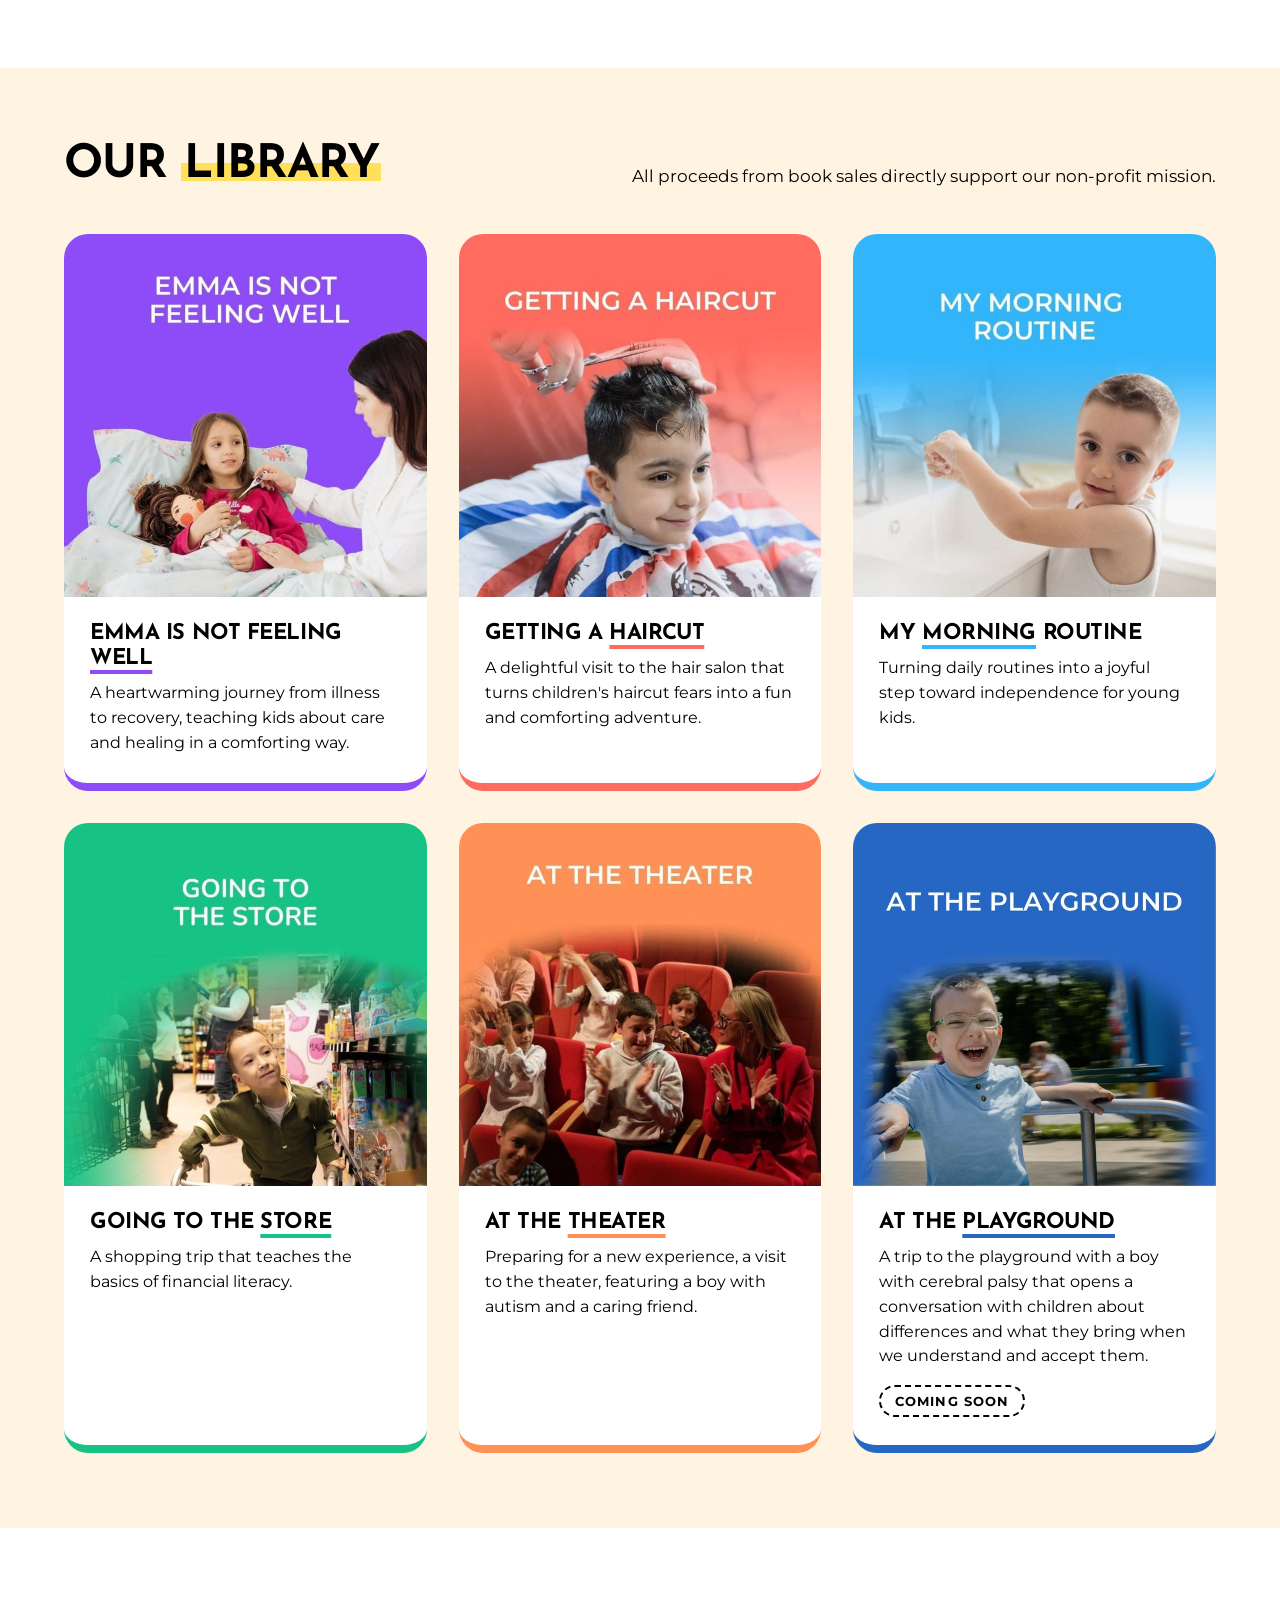
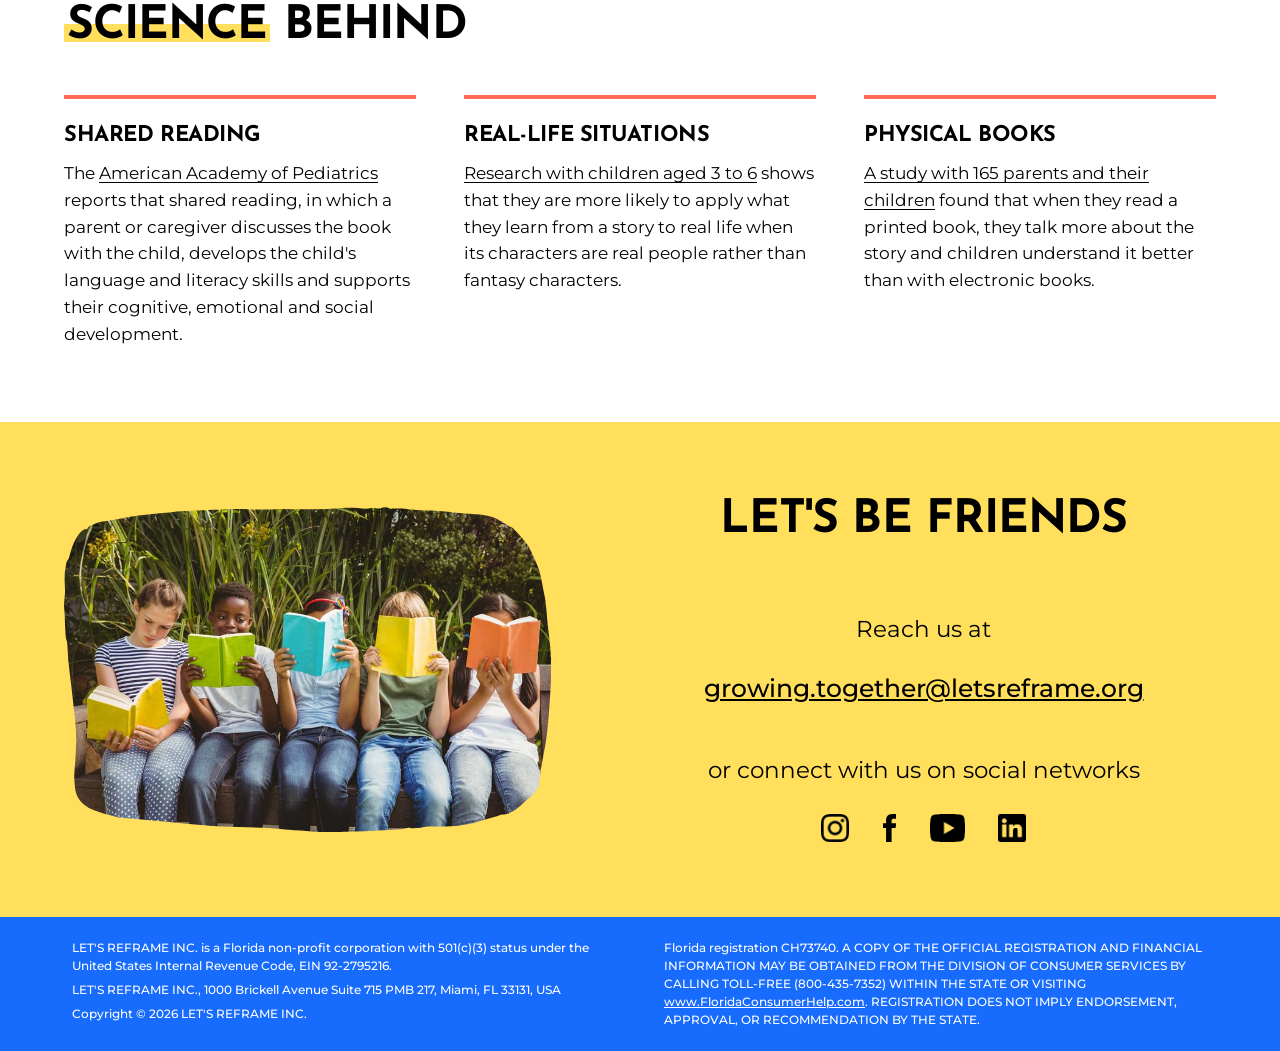
<file: stories-for-kids/index.html>
<!doctype html>
<html lang="en">
<head>
<meta charset="utf-8">
<meta name="viewport" content="width=device-width, initial-scale=1, viewport-fit=cover">
<title>Growing Together: Children's Books with Real Photos</title>
<meta name="description" content="Picture books with real photos of real children in everyday moments, including children with autism and cerebral palsy. In six languages.">
<link rel="canonical" href="https://letsreframe.org/stories-for-kids/">
<link rel="alternate" hreflang="en" href="https://letsreframe.org/stories-for-kids/">
<link rel="alternate" hreflang="sr-Latn" href="https://letsreframe.org/price-za-decu/">
<link rel="alternate" hreflang="x-default" href="https://letsreframe.org/stories-for-kids/">
<link rel="icon" type="image/png" sizes="32x32" href="../favicon-32.png">
<link rel="apple-touch-icon" href="../apple-touch-icon.png">
<meta property="og:type" content="website">
<meta property="og:site_name" content="let's REFRAME">
<meta property="og:title" content="Growing Together: Children's Books with Real Photos">
<meta property="og:description" content="Picture books with real photos of real children in everyday moments, including children with autism and cerebral palsy. In six languages.">
<meta property="og:url" content="https://letsreframe.org/stories-for-kids/">
<meta property="og:image" content="https://letsreframe.org/assets/img/og-stories.jpg">
<meta property="og:locale" content="en_US">
<meta name="twitter:card" content="summary_large_image">
<link rel="stylesheet" href="../assets/css/stories.css">
<script type="application/ld+json">
{
  "@context": "https://schema.org",
  "@type": "BookSeries",
  "name": "Growing Together",
  "url": "https://letsreframe.org/stories-for-kids/",
  "description": "Picture books with real photos of real children in everyday moments, including children with autism and cerebral palsy. In six languages.",
  "inLanguage": ["en", "es", "fr", "pt", "nl", "sr"],
  "publisher": {"@type": "NGO", "name": "LET'S REFRAME INC.", "url": "https://letsreframe.org/"}
}
</script>
</head>
<body>
<a class="skip" href="#main">Skip to content</a>
<svg class="clips" width="0" height="0" aria-hidden="true" focusable="false"><defs>
<clipPath id="clip-hero" clipPathUnits="objectBoundingBox"><path transform="scale(0.00181488 0.00199668) translate(-0.000 -0.000)" d="M311.8990770483727,113.29154509410398C307.82830227438404,72.13905719682302 296.2600498470231,25.185915580012463 258.9599733131182,7.331200927859966C244.35065980951964,0.3385634531516038 227.5657255359646,-0.9906486839258918 211.44890316552227,0.6070102148221151C148.2857841453017,6.868430764084693 96.848179274764,55.0015361318201 61.93908192036474,108.01275989259803C36.44064622975078,146.73119692846353 16.93117765864424,189.38618535748242 4.316183194172516,233.9974294788241C-1.3252054689928605,253.94763153924046 -3.9365513931533975,279.2577538298766 12.591956122985078,291.7725815922325C25.265047274684,301.3685516549321 43.22293363001583,298.3615472574139 58.38015899418815,293.57157556223336C100.72463064664787,280.1923091606176 139.67545443142214,256.21740900918593 170.6970820767048,224.44152609697088C150.84905005244664,261.875826011711 130.45611116867818,309.79056796883384 127.96797028812017,352.08796127129915C125.47982940756215,394.38535457376435 138.86610747832603,439.24701545039574 170.78623044158792,467.1103869779652C190.71940416264457,484.5113464695329 216.47727161173862,494.2405382460466 242.6087608597248,498.3974563838549C305.20794134703306,508.35602990821394 370.6268144989029,487.05558070327584 420.2243570515722,447.583890067499C469.8218996042415,408.1121994317222 504.3593784937909,351.8014845032478 524.4628356084445,291.68743989543407C544.5662927230982,231.57339528762034 550.9398999787304,167.61094598451518 551.0010016670211,104.22345355155507C551.0170283393596,87.6368493481894 550.1636080373324,69.73806134710593 539.8774893970545,56.726406742255385C529.7326058067599,43.89304886717108 512.56303139708,38.80357873266411 496.2619022947445,37.43029324665563C432.586931426712,32.06436301430875 363.62616368802526,75.77510848362884 311.8990770483727,113.29154509410398Z"/></clipPath>
<clipPath id="clip-card" clipPathUnits="objectBoundingBox"><path transform="scale(0.00112499 0.00200017) translate(-0.000 -0.000)" d="M0,458.6515918551018L0,41.40465744178197C0,18.5020812239847 18.5020812239847,0 41.40465744178197,0L847.4953313083586,0C870.3979075261558,0 888.8999887501406,18.5020812239847 888.8999887501406,41.40465744178197L888.8999887501406,458.5515806052424C888.8999887501406,481.4541568230396 870.3979075261558,499.9562380470243 847.4953313083586,499.9562380470243L41.40465744178195,499.9562380470243C18.602092473844078,500.0562492968837 0,481.5541680728991 0,458.6515918551018Z"/></clipPath>
<clipPath id="clip-bowl" clipPathUnits="objectBoundingBox"><path transform="scale(0.00189717 0.00199962) translate(0.000 -0.000)" d="M346.7657999620421,250.04744733345984C451.4856709052951,215.14082368570885 527,116.42209147845891 527,0C527,0 408.9776048586069,0 263.44999051053327,0C117.92237616245964,0 0,0 0,0C0,116.42209147845891 75.51432909470488,215.14082368570885 180.23420003795783,250.04744733345984C75.51432909470488,284.9540709812108 0,383.6728031884608 0,500.0948946669197C0,500.0948946669197 118.02239514139305,500.0948946669197 263.5500094894667,500.0948946669197C409.07762383754033,500.0948946669197 527.1000189789333,500.0948946669197 527.1000189789333,500.0948946669197C527,383.6728031884608 451.4856709052951,284.9540709812108 346.7657999620421,250.04744733345984Z"/></clipPath>
<clipPath id="clip-arch" clipPathUnits="objectBoundingBox"><path transform="scale(0.00219780 0.00200000) translate(-0.000 -0.000)" d="M227.5,0C99.1,0,0,90.1,0,229.7C0,328.8,0,500,0,500h227.5H455c0,0,0-171.2,0-270.3  C455,90.1,355.9,0,227.5,0z"/></clipPath>
<clipPath id="clip-heart" clipPathUnits="objectBoundingBox"><path transform="scale(0.00200803 0.00199960) translate(-0.000 0.000)" d="M497.79995983129146,227.44567182165096L497.79995983129146,125.72524603334004C497.79995983129146,56.31130749146415 441.4886523398273,0 372.0747137979514,0C312.46274352279573,0 261.05242016469174,41.80839526009239 248.94998995782288,100.1201044386423C236.74753966659972,41.80839526009239 185.3372163084957,0 125.72524603334004,0C56.31130749146415,0 0,56.31130749146415 0,125.72524603334004L0,272.65474994978916L0.20004016870857605,272.65474994978916L0.20004016870857605,374.2751556537458C0.20004016870857605,443.78911427997593 56.51134766017273,500.1004217714401 125.92528620204862,500.1004217714401C185.43723639285,500.1004217714401 236.84755975095405,458.2920265113477 249.05001004217718,399.98031733279777C261.2524603334003,458.2920265113477 312.6627836915044,500.1004217714401 372.27475396666,500.1004217714401C441.6886925085359,500.1004217714401 498,443.78911427997593 498,374.37517573810004L498,227.44567182165096L497.79995983129146,227.44567182165096Z"/></clipPath>
<clipPath id="clip-b1" clipPathUnits="objectBoundingBox"><path transform="scale(0.00199601 0.00199624) translate(0.000 0.000)" d="M440.9813220373559,79.4283811432377C431.1837856324287,62.462551074897846 413.4173591652816,52.97062405875187 395.1409157181685,52.95759808480383L395.1439217121565,52.954592090815815C376.86747826504336,52.93856012287975 359.09804580390835,43.447635104729784 349.30351539296913,26.48380903238193C334.6883726232546,1.1663256673486633 302.3178253643492,-7.505966988066024 277.00034199931594,7.112181775636447L276.9963340073319,7.11518776962446L276.9963340073319,7.099155801688395C261.271979456041,16.15821968356063 241.31618736762516,16.8756502486995 224.4255071489856,7.29755140489719C216.2968831720809,2.506227296709663 207.0306369653447,-0.014072629482953895 197.59500680998633,0C178.004943990112,0 160.90284219431558,10.644224711550576 151.74858850282297,26.464771070457857L151.74858850282297,26.461765076469845C142.59734080531834,42.27930544138911 125.49123101753793,52.92353015293969 105.90417419165158,52.92353015293969C76.67088265823466,52.92353015293969 52.97463205073587,76.61978076043847 52.97463205073587,105.8530722938554L52.97463205073587,105.85908428183143L52.958600082799805,105.8530722938554C52.94256811486375,123.99023801952396 43.59492881014235,141.6223967552065 26.876592246815477,151.46502306995387C18.651013925081934,156.10718615112634 11.825455346810939,162.87633229413427 7.115187769624424,171.06310187379626C-2.6803446393107575,188.03093593812812 -2.0140159719680932,208.16207767584464 7.112181775636412,223.99865600268802L7.1091757816484,223.99865600268802C16.228359543280874,239.83222833554333 16.89468821062354,259.9653740692519 7.09915580168836,276.93120413759175C-7.514984970030097,302.245681508637 1.1563056873885886,334.61622876754245 26.473789052421857,349.23437753124495L26.47679504640987,349.23738352523293L26.466775066449827,349.24439751120497C42.287321425357106,358.3916372167256 52.92653614692767,375.497747004506 52.92653614692767,395.0878098243804C52.92653614692767,424.3211013577973 76.62278675442646,448.0173519652961 105.85507628984737,448.0173519652961C125.44614110771775,448.0173519652961 142.54523690952615,458.65957268085464 151.70249659500678,474.480119039762C160.8537442925114,490.2936514126972 177.9588520822958,500.9428861142278 197.54691090617814,500.9428861142278C206.98242534560694,500.9550847346382 216.24827096682662,498.43454772507914 224.37741124517746,493.64433271133464C241.264083471833,484.0682378635243 261.22488555022886,484.7856684286632 276.94823810352375,493.84773830452343L276.94823810352375,493.82870034259935L276.95124409751173,493.83471233057537C302.26872746254503,508.4498551002898 334.6392747214505,499.7745564508871 349.258425483149,474.4600790798418C359.05295589408814,457.49725500549 376.8193823612352,448.00432599134797 395.0958258083483,447.99130001739996L395.09181781636426,447.9842860314279C413.3682612634774,447.9712600574799 431.13769372461246,438.4783310433379 440.9292181415636,421.5155069689861C445.7518344963309,413.1638536722927 448.04039791920405,404.0416639166721 448.030377939244,395.0457259085482L448.037391925216,395.05173789652423C448.0534238931521,377.4225851548297 456.88703822592345,360.26336947326104 472.7386465227068,350.2804634390731C481.283685432629,345.78750442499114 488.69947260105465,338.9027761944476 493.8808042383914,329.9278801442397C503.6793426413146,312.9560380879238 503.0130139739719,292.82289235421524 493.88781822436346,276.98932002135996L493.89082421835144,276.98932002135996C484.768634462731,261.1557476885046 484.1013037973923,241.02260195479607 493.8978382043235,224.05576988846022C508.51598696802597,198.73828652342695 499.8406883186232,166.3707452585095 474.52320495359,151.752596494807L474.5191969616059,151.748588502823L474.52921694156595,151.74558250883499C458.83592432815124,142.66547666904665 448.2407975184048,125.75876448247104 448.0734638530721,106.36409127181747C448.1656476687045,97.21184157631686 445.88409823180336,87.92332015335971 440.98132203735577,79.42838114323771"/></clipPath>
<clipPath id="clip-b2" clipPathUnits="objectBoundingBox"><path transform="scale(0.00199999 0.00200000) translate(-0.000 -0.000)" d="M500.002000008,250.00300001200003C500.002000008,388.0685522742091 388.0705522822091,500 250.001000004,500C111.92944771779086,500 0,388.06855227420914 0,250.00300001200006C0,111.93044772179088 111.92944771779086,0 250.001000004,0C388.07255229020916,0 500.002000008,111.93044772179088 500.002000008,250.00300001200003Z"/></clipPath>
<clipPath id="clip-b3" clipPathUnits="objectBoundingBox"><path transform="scale(0.00386100 0.00386100) translate(-0.000 -0.000)" d="M0,0L199.78568665377176,0C232.44874274661507,0 259,26.55125725338491 259,59.21431334622824L259,259L0,259L0,0Z"/></clipPath>
<clipPath id="clip-b4" clipPathUnits="objectBoundingBox"><path transform="scale(0.00122844 0.00104802) translate(-28.863 -0.470)" d="M726.0458828349038,117.97244981564933C691.2244981564932,76.64707087259319 648.7984432609586,40.024580090126996 598.0672879967227,19.91222859483818C561.9451044653831,5.6034412126177795 522.6209545268332,0 483.69705038918477,0.5003072511265875C319.3961491192134,2.9017820565342074 170.00440393281443,117.47214256452274 101.56237197869726,263.6619213437116C41.52550184350676,392.14082343301925 0,613.9770585825481 53.632937320770175,745.1576198279395C107.16581319131502,876.3381810733306 196.92093404342484,945.8808889799262 334.705551003687,951.8845759934453C551.6387750921753,977 716.039737812372,827.5081933633757 797.1895739451045,654.7020688242524C878.3394100778369,481.8959442851291 849.5217124129455,264.8626587464154 726.0458828349038,117.97244981564933Z"/></clipPath>
<clipPath id="clip-b5" clipPathUnits="objectBoundingBox"><path transform="scale(0.00262353 0.00268711) translate(-0.087 -0.100)" d="M269.5660178853235,367.2711730668069C267.36138874276696,367.87243556023145 265.6578116780642,368.67411888479745 263.95423461336134,368.87453971593897C254.33403471856914,369.676223040505 244.81404523934768,370.477906365071 235.19384534455548,371.1793792740663C230.28353498158862,371.4800105207786 225.37322461862175,371.78064176749086 220.4629142556549,371.88085218306156C215.15176223040504,372.081273014203 209.84061020515517,372.3819042609153 204.62966859547603,372.18148342977383C199.61914781693844,372.081273014203 194.6086270384008,371.78064176749086 189.7985270910047,370.87874802735405C183.58548132561808,369.7764334560757 177.27222514466067,369.7764334560757 171.1593897948448,368.7743293003682C155.2259337190952,366.16885849552864 138.99184639663332,366.87033140452394 122.95817990531297,365.76801683324567C113.93924250394528,365.1667543398211 104.92030510257757,363.7638085218306 95.90136770120988,362.5612835349816C85.67990531299314,361.25854813256177 75.4584429247764,359.75539189900053 65.13677012098894,358.35244608101C57.62098895318252,357.3503419253025 50.004997369805345,356.34823776959496 42.48921620199893,355.34613361388745C42.28879537085742,355.34613361388745 42.08837453971592,355.2459231983167 41.887953708574415,355.2459231983167C35.574697527617026,352.54024197790636 28.860599684376627,350.4358232509205 23.048395581272995,346.9284587059442C13.227774855339277,340.91583377169906 9.018937401367683,331.29563387690683 8.618095739084675,319.9718569174119C8.517885323513921,316.06365071015256 8.01683324566016,312.25565491846396 8.01683324566016,308.3474487112046C8.117043661230912,302.936086270384 8.517885323513921,297.6249342451341 8.81851657022618,292.3137822198843C9.620199894792197,276.4805365597054 10.021041557075206,260.6472908995265 8.81851657022618,244.81404523934768C7.716201998947905,230.5841662283009 6.714097843240383,216.4544976328248 5.611783271962108,202.22461862177798C4.910310362966842,193.10547080483954 4.0084166228300715,184.08653340347183 3.4071541294055585,174.9673855865334C3.0063124671225494,168.95476065228826 3.106522882693302,162.8419253024724 2.7056812204102925,156.82930036822725C2.505260389268788,153.42214623882165 1.4029458179905137,150.11520252498684 1.3027354024197615,146.70804839558127C0.9018937401367525,138.4907943187796 0.8016833245660003,130.17332982640715 0.6012624934244959,121.85586533403472C0.5010520778537437,118.64913203577065 0,115.44239873750658 0.10021041557073475,112.23566543924251C0.20042083114148698,107.2251446607049 0.8016833245660003,102.21462388216729 0.9018937401367526,97.20410310362968C1.0021041557075223,91.39189900052604 0.40084166228300894,85.57969489742241 0.6012624934245133,79.86770120988953C0.6012624934245133,74.35612835349816 1.3027354024197788,68.94476591267754 2.0042083114150446,63.433193056286164C2.2046291425565494,61.52919516044187 3.6075749605470806,59.82561809573909 4.008416622830089,57.9216201998948C5.711993687532877,48.50184113624409 7.515781167806417,39.082062072593374 11.925039452919515,30.36375591793793C12.927143608627038,28.459758022093638 14.530510257759074,26.75618095739085 16.033666491320357,25.253024723829565C16.534718569174117,24.751972645975805 17.737243556023145,25.05260389268806 18.037874802735402,25.05260389268806C18.739347711730666,23.74986849026828 19.140189374013676,22.447133087848503 19.941872698579694,21.845870594423992C24.25092056812204,18.538926880589166 28.76038926880589,16.133876906891114 34.37217254076801,15.5326144134666C38.58100999473961,15.031562335612838 42.68963703314044,13.227774855339298 46.89847448711204,12.225670699631776C52.00920568122041,11.023145712782746 57.11993687532877,9.620199894792213 62.43108890057864,8.91872698579695C67.24118884797474,8.317464492372435 71.85086796422935,7.014729089952656 76.7611783271962,6.613887427669648C81.77169910573382,6.213045765386639 86.78221988427143,5.010520778537612 91.89295107837978,4.609679116254603C105.72198842714359,3.607574960547081 119.65123619147816,2.906102051551815 133.48027354024197,2.1044187269857972C136.88742766964754,1.903997895844293 140.29458179905313,2.1044187269857972 143.70173592845867,2.20462914255655C145.40531299316146,2.304839558127302 147.10889005786427,2.7056812204103107 148.91267753813779,2.906102051551815C149.7143608627038,3.0063124671225676 150.5160441872698,2.7056812204103102 151.31772751183584,2.7056812204103102C153.7227774855339,2.7056812204103102 156.2280378748027,2.7056812204103102 158.63308784850076,2.605470804839558C163.24276696475536,2.4050499736980533 167.95265649658074,1.9039978958442925 172.56233561283534,1.9039978958442925C177.07180431351918,1.9039978958442925 181.58127301420302,2.2046291425565494 186.0907417148869,2.4050499736980537L189.69831667543394,2.4050499736980537C195.20988953182533,2.2046291425565494 200.62125197264595,2.2046291425565494 206.13282482903733,1.9039978958442927C211.4439768542872,1.603366649132036 216.6549184639663,0.9018937401367705 221.96607048921618,0.6012624934245137C224.471330878485,0.4008416622830092 227.07680168332456,0.4008416622830092 229.58206207259335,0.9018937401367705C233.39005786428194,1.603366649132036 236.99763282482903,2.004208311415045 240.8056286165176,0.9018937401367705C242.20857443450814,0.5010520778537615 244.01236191478165,1.202524986849027 245.6157285639137,1.4029458179905316C246.31720147290898,1.503156233561284 247.118884797475,1.7035770647027884 247.519726459758,1.4029458179905316C250.2254076801683,-0.601262493424513 252.73066806943712,-0.10021041557075187 255.33613887427668,1.603366649132036C255.63677012098896,1.8037874802735405 256.43845344555496,1.3027354024197793 257.0397159389795,1.3027354024197793C259.4447659126775,1.3027354024197793 261.8498158863756,1.3027354024197793 264.3550762756444,1.4029458179905316C266.15886375591793,1.503156233561284 267.86244082062075,2.1044187269857972 269.66622830089426,2.3048395581273016C273.5744345081536,2.805891635981063 277.58285113098367,3.607574960547081 281.5912677538138,3.607574960547081C289.10704892162016,3.707785376117833 296.6228300894266,4.00841662283009 304.0384008416622,5.611783271962126C310.9529195160441,7.114939505523409 318.0678590215676,7.114939505523409 325.08258811152024,8.317464492372435C329.2914255654918,9.018937401367701 333.60047343503413,10.32167280378748 337.2080483955813,12.426091530773277C341.11625460284057,14.630720673329828 344.12256706996317,18.238295633876906 347.6299316149395,21.244608100999475C348.9326670173593,22.346922672277753 350.83666491320355,23.148605996843767 351.7385586533403,24.5515518148343C354.34402945817993,28.359547606522884 356.6488690163072,32.36796422935298 358.9537085744345,36.37638085218306C360.6572856391373,39.28248290373488 362.36086270384004,42.28879537085744 363.6635981062598,45.29510783798001C365.0665439242503,48.80247238295634 366.16885849552864,52.41004734350342 367.2711730668069,56.11783271962125C368.9747501315097,61.93003682272488 370.97895844292475,67.7422409258285 372.081273014203,73.75486586007364C373.68463966333513,82.17254076801683 374.4863229879011,90.79063650710151 375.68884797475016,99.30852183061546C376.08968963703313,102.11441346659652 376.5907417148869,104.92030510257757 376.79116254602843,107.72619673855866C377.392425039453,115.74302998421882 377.79326670173594,123.65965281430826 378.29431877958973,131.67648605996843C378.995791688585,141.59731720147292 379.9978958442925,151.41793792740663 380.4989479221463,161.3387690689111C381,170.85875854813256 381.400841662283,180.47895844292475 381.2004208311415,190.09915833771697C380.89978958442924,206.13282482903733 380.09810625986324,222.06628090478694 379.29642293529724,238.0999473961073C378.7953708574435,248.02077853761176 378.0938979484482,257.8413992635455 377.0917937927407,267.66201998947923C376.0896896370332,277.48264071541297 374.5865334034719,287.2030510257759 373.4842188321936,297.0236717517096C372.68253550762756,303.8379800105208 372.4821146764861,310.65228826933196 371.58022093634935,317.36638611257234C370.7785376117833,323.4792214623883 367.77222514466075,328.8905839032089 363.76380852183064,333.40005260389273C360.4568648079958,337.20804839558133 357.8513940031563,341.51709626512366 354.4442398737507,345.2248816412415C351.43792740662815,348.5318253550763 348.1309836927933,351.8387690689112 342.9200420831142,351.9389794844819C341.71751709626517,351.9389794844819 340.61520252498684,353.1415044713309 339.41267753813787,353.74276696475545C334.3019463440295,355.947396107312 328.99079431877965,357.8513940031563 323.980273540242,360.2564439768543C314.76091530773283,364.6657022619674 304.84008416622834,365.3671751709627 294.9192530247239,365.7680168332457C291.1112572330353,365.9684376643872 287.20305102577595,365.6678064176749 283.39505523408735,365.9684376643872C281.4910573382431,366.068648079958 279.68726985796957,366.9705418200947 277.883482377696,367.3713834823777C277.08179905313,367.5718043135192 276.28011572856394,367.4715938979485 275.3782219884272,367.5718043135192C274.17569700157816,367.67201472909 272.9731720147292,367.9726459758022 271.7706470278801,367.87243556023145C270.5681220410311,367.67201472909 269.7664387164651,367.2711730668069 269.56601788532356,367.2711730668069Z"/></clipPath>
<clipPath id="clip-pp" clipPathUnits="objectBoundingBox"><path d="M1.0000,0.5000 L0.9995,0.6488 L0.9981,0.7023 L0.9957,0.7418 L0.9924,0.7742 L0.9880,0.8019 L0.9827,0.8263 L0.9764,0.8479 L0.9690,0.8674 L0.9606,0.8851 L0.9511,0.9010 L0.9405,0.9155 L0.9286,0.9286 L0.9155,0.9405 L0.9010,0.9511 L0.8851,0.9606 L0.8674,0.9690 L0.8479,0.9764 L0.8263,0.9827 L0.8019,0.9880 L0.7742,0.9924 L0.7418,0.9957 L0.7023,0.9981 L0.6488,0.9995 L0.5000,1.0000 L0.3512,0.9995 L0.2977,0.9981 L0.2582,0.9957 L0.2258,0.9924 L0.1981,0.9880 L0.1737,0.9827 L0.1521,0.9764 L0.1326,0.9690 L0.1149,0.9606 L0.0990,0.9511 L0.0845,0.9405 L0.0714,0.9286 L0.0595,0.9155 L0.0489,0.9010 L0.0394,0.8851 L0.0310,0.8674 L0.0236,0.8479 L0.0173,0.8263 L0.0120,0.8019 L0.0076,0.7742 L0.0043,0.7418 L0.0019,0.7023 L0.0005,0.6488 L0.0000,0.5000 L0.0005,0.3512 L0.0019,0.2977 L0.0043,0.2582 L0.0076,0.2258 L0.0120,0.1981 L0.0173,0.1737 L0.0236,0.1521 L0.0310,0.1326 L0.0394,0.1149 L0.0489,0.0990 L0.0595,0.0845 L0.0714,0.0714 L0.0845,0.0595 L0.0990,0.0489 L0.1149,0.0394 L0.1326,0.0310 L0.1521,0.0236 L0.1737,0.0173 L0.1981,0.0120 L0.2258,0.0076 L0.2582,0.0043 L0.2977,0.0019 L0.3512,0.0005 L0.5000,0.0000 L0.6488,0.0005 L0.7023,0.0019 L0.7418,0.0043 L0.7742,0.0076 L0.8019,0.0120 L0.8263,0.0173 L0.8479,0.0236 L0.8674,0.0310 L0.8851,0.0394 L0.9010,0.0489 L0.9155,0.0595 L0.9286,0.0714 L0.9405,0.0845 L0.9511,0.0990 L0.9606,0.1149 L0.9690,0.1326 L0.9764,0.1521 L0.9827,0.1737 L0.9880,0.1981 L0.9924,0.2258 L0.9957,0.2582 L0.9981,0.2977 L0.9995,0.3512 Z"/></clipPath>
</defs></svg>
<div class="galabar"><p>November 20, 2026, New York: the Serbian Philanthropic Association Gala raises funds for neonatal equipment for Serbian hospitals. <a href="https://serbianphilanthropicassociation.org/serbian-philanthropic-gala-2026/" target="_blank" rel="noopener">Join us</a></p></div>
<nav class="countrybar" aria-label="Country"><ul>
  <li><a href="../" hreflang="en">USA</a></li>
  <li><a href="../price-za-decu/" lang="sr-Latn" hreflang="sr-Latn">Srbija</a></li>
</ul></nav>

<header class="hero"><div class="wrap"><div class="topbar"><a href="../"><img src="../assets/img/logo-white.png" alt="let's REFRAME home" width="450" height="120"></a></div>
<div class="grid"><div><h1>Every <span class="y">child</span><br>deserves to <span class="y">thrive</span></h1>
<p class="lead" style="margin-top:24px">Give them the gift of growth<br>with our books</p>
<div class="btns"><a class="btn b-coral" href="https://www.amazon.com/dp/B0CTHQ5W9R" target="_blank" rel="noopener">Buy on Amazon</a><a class="btn b-line" href="#library">See the books</a></div></div>
<div class="fan" aria-hidden="true"><a class="cov c1" href="https://www.amazon.com/dp/B0CYM216G3" tabindex="-1" aria-hidden="true" target="_blank" rel="noopener"><img src="../assets/img/books/cover-well.jpg" alt="Cover of Emma is Not Feeling Well" width="640" height="640"></a><a class="cov c2" href="https://www.amazon.com/dp/B0F4D6R2JD" tabindex="-1" aria-hidden="true" target="_blank" rel="noopener"><img src="../assets/img/books/cover-theater.jpg" alt="Cover of At the Theater" width="640" height="640"></a><a class="cov c3" href="https://www.amazon.com/dp/B0CYM3HDK5" tabindex="-1" aria-hidden="true" target="_blank" rel="noopener"><img src="../assets/img/books/cover-morning.jpg" alt="Cover of My Morning Routine" width="640" height="640"></a></div></div></div></header>
<main id="main">
<section class="sec mission" id="mission"><div class="wrap"><div class="inner stack"><h2>Our <span class="y">mission</span></h2><p class="lead">Our books help young children learn, build healthy habits, understand others and love reading.</p><p class="lead">We believe every child deserves the chance to reach their potential, whatever their abilities, family or background.</p></div></div></section>
<section class="sec books"><div class="wrap two"><div class="ph fr f-b4"><img src="../assets/img/gt-reading.jpg" alt="Three children lying on the floor, smiling as they read an open picture book together."></div>
<div class="stack"><h2>Our <span class="y">books</span></h2><p>Our books use real photos of real children in everyday moments: feeling sick, getting a haircut, going to the store, a first visit to the theater. Some of our heroes are children with autism, cerebral palsy, and spinal muscular atrophy. We aim to break down stereotypes by showing children as they are.</p><p>You can find them in English, Spanish, French, Portuguese, Dutch and Serbian in 18 countries.</p><p>Read them with your child and enjoy growing together.</p></div></div></section>
<section class="sec lib" id="library"><div class="wrap"><div class="libhead"><h2>Our <span class="y">library</span></h2><p>All proceeds from book sales directly support our non-profit mission.</p></div><ul class="grid"><li class="card" style="--c:#8E4CF8"><a class="cov " href="https://www.amazon.com/dp/B0CYM216G3" tabindex="-1" aria-hidden="true" target="_blank" rel="noopener"><img src="../assets/img/books/cover-well.jpg" alt="Cover of Emma is Not Feeling Well" width="640" height="640"></a><div class="in"><h3><a href="https://www.amazon.com/dp/B0CYM216G3" target="_blank" rel="noopener">Emma is Not Feeling <span class="kw">Well</span></a></h3><p>A heartwarming journey from illness to recovery, teaching kids about care and healing in a comforting way.</p></div></li><li class="card" style="--c:#FF6B5F"><a class="cov " href="https://www.amazon.com/dp/B0CYM6321P" tabindex="-1" aria-hidden="true" target="_blank" rel="noopener"><img src="../assets/img/books/cover-haircut.jpg" alt="Cover of Getting a Haircut" width="640" height="640"></a><div class="in"><h3><a href="https://www.amazon.com/dp/B0CYM6321P" target="_blank" rel="noopener">Getting a <span class="kw">Haircut</span></a></h3><p>A delightful visit to the hair salon that turns children's haircut fears into a fun and comforting adventure.</p></div></li><li class="card" style="--c:#32B5FB"><a class="cov " href="https://www.amazon.com/dp/B0CYM3HDK5" tabindex="-1" aria-hidden="true" target="_blank" rel="noopener"><img src="../assets/img/books/cover-morning.jpg" alt="Cover of My Morning Routine" width="640" height="640"></a><div class="in"><h3><a href="https://www.amazon.com/dp/B0CYM3HDK5" target="_blank" rel="noopener">My <span class="kw">Morning</span> Routine</a></h3><p>Turning daily routines into a joyful step toward independence for young kids.</p></div></li><li class="card" style="--c:#16C384"><a class="cov " href="https://www.amazon.com/dp/B0D29515PV" tabindex="-1" aria-hidden="true" target="_blank" rel="noopener"><img src="../assets/img/books/cover-store.jpg" alt="Cover of Going to the Store" width="640" height="640"></a><div class="in"><h3><a href="https://www.amazon.com/dp/B0D29515PV" target="_blank" rel="noopener">Going to the <span class="kw">Store</span></a></h3><p>A shopping trip that teaches the basics of financial literacy.</p></div></li><li class="card" style="--c:#FF9156"><a class="cov " href="https://www.amazon.com/dp/B0F4D6R2JD" tabindex="-1" aria-hidden="true" target="_blank" rel="noopener"><img src="../assets/img/books/cover-theater.jpg" alt="Cover of At the Theater" width="640" height="640"></a><div class="in"><h3><a href="https://www.amazon.com/dp/B0F4D6R2JD" target="_blank" rel="noopener">At the <span class="kw">Theater</span></a></h3><p>Preparing for a new experience, a visit to the theater, featuring a boy with autism and a caring friend.</p></div></li><li class="card" style="--c:#2767C4"><div class="cov "><img src="../assets/img/books/cover-playground.jpg" alt="Cover of At the Playground" width="640" height="640"></div><div class="in"><h3>At the <span class="kw">Playground</span></h3><p>A trip to the playground with a boy with cerebral palsy that opens a conversation with children about differences and what they bring when we understand and accept them.</p><span class="tag">Coming soon</span></div></li></ul></div></section>
<section class="sec science"><div class="wrap"><h2><span class="y">Science</span> behind</h2><ul class="sci"><li class=""><h3>Shared reading</h3><p>The <a href="https://pubmed.ncbi.nlm.nih.gov/39342414/" target="_blank" rel="noopener">American Academy of Pediatrics</a> reports that shared reading, in which a parent or caregiver discusses the book with the child, develops the child's language and literacy skills and supports their cognitive, emotional and social development.</p></li><li class=""><h3>Real-life situations</h3><p><a href="https://www.tandfonline.com/doi/abs/10.1080/15248370902966594" target="_blank" rel="noopener">Research with children aged 3 to 6</a> shows that they are more likely to apply what they learn from a story to real life when its characters are real people rather than fantasy characters.</p></li><li class=""><h3>Physical books</h3><p><a href="https://onlinelibrary.wiley.com/doi/abs/10.1111/mbe.12028" target="_blank" rel="noopener">A study with 165 parents and their children</a> found that when they read a printed book, they talk more about the story and children understand it better than with electronic books.</p></li></ul></div></section>
<section class="sec contact"><div class="wrap two"><div class="ph fr f-b5"><img src="../assets/img/books.jpg" alt="Five children sitting on a bench, each reading a brightly colored book."></div>
<div class="cstack"><h2>Let's be friends</h2><p class="k">Reach us at</p><p class="email"><a href="mailto:growing.together@letsreframe.org">growing.together@letsreframe.org</a></p><p class="k k2">or connect with us on social networks</p><ul class="soc"><li><a href="https://www.instagram.com/letsreframeorg" target="_blank" rel="noopener"><img src="../assets/img/deco/icon1.png" alt="Instagram"></a></li><li><a href="https://www.facebook.com/letsreframeorg" target="_blank" rel="noopener"><svg viewBox="-129.4 -217.3 225.4 475.6" aria-hidden="true"><path d="M44.063-138.877h51.984v-78.417h-66.45v0.289C-57.7-213.843-75.617-164.849-77.204-113.232h-0.163v54.444 h-51.993v78.465h51.993V258.32h93.326V19.677h66.883l13.206-78.465H15.959v-48.696C15.959-124.805,27.512-138.877,44.063-138.877z"/></svg><span class="vh">Facebook</span></a></li><li><a href="https://www.youtube.com/@letsreframe" target="_blank" rel="noopener"><img src="../assets/img/deco/icon3.png" alt="YouTube"></a></li><li><a href="https://www.linkedin.com/company/letsreframe/" target="_blank" rel="noopener"><img src="../assets/img/deco/icon2.png" alt="LinkedIn"></a></li></ul></div></div></section>
</main>
<footer class="site-footer">
  <div class="fcol">
    <p>LET'S REFRAME INC. is a Florida non-profit corporation with 501(c)(3) status under the United States Internal Revenue Code, EIN 92-2795216.</p>
    <p>LET'S REFRAME INC., 1000 Brickell Avenue Suite 715 PMB 217, Miami, FL 33131, USA</p>
    <p>Copyright © 2026 LET'S REFRAME INC.</p>
  </div>
  <div class="fcol">
    <p class="fl">Florida registration CH73740. A COPY OF THE OFFICIAL REGISTRATION AND FINANCIAL INFORMATION MAY BE OBTAINED FROM THE DIVISION OF CONSUMER SERVICES BY CALLING TOLL-FREE (800-435-7352) WITHIN THE STATE OR VISITING <a href="https://www.FloridaConsumerHelp.com" target="_blank" rel="noopener">www.FloridaConsumerHelp.com</a>. REGISTRATION DOES NOT IMPLY ENDORSEMENT, APPROVAL, OR RECOMMENDATION BY THE STATE.</p>
  </div>
</footer>
</body>
</html>
</file>
<file: assets/css/home.css>
/* let's REFRAME home page styles. Same fonts, colours, spacing and footer as the Growing Together page. */
@font-face { font-family: "Josefin Sans"; font-style: normal; font-weight: 700; font-display: swap; src: url("../fonts/josefin-sans-latin-ext-700-normal.woff2") format("woff2"); unicode-range: U+0100-02BA,U+02BD-02C5,U+02C7-02CC,U+02CE-02D7,U+02DD-02FF,U+0304,U+0308,U+0329,U+1D00-1DBF,U+1E00-1E9F,U+1EF2-1EFF,U+2020,U+20A0-20AB,U+20AD-20C0,U+2113,U+2C60-2C7F,U+A720-A7FF; }
@font-face { font-family: "Josefin Sans"; font-style: normal; font-weight: 700; font-display: swap; src: url("../fonts/josefin-sans-latin-700-normal.woff2") format("woff2"); unicode-range: U+0000-00FF,U+0131,U+0152-0153,U+02BB-02BC,U+02C6,U+02DA,U+02DC,U+0304,U+0308,U+0329,U+2000-206F,U+20AC,U+2122,U+2191,U+2193,U+2212,U+2215,U+FEFF,U+FFFD; }
@font-face { font-family: "Montserrat"; font-style: normal; font-weight: 400; font-display: swap; src: url("../fonts/montserrat-latin-ext-400-normal.woff2") format("woff2"); unicode-range: U+0100-02BA,U+02BD-02C5,U+02C7-02CC,U+02CE-02D7,U+02DD-02FF,U+0304,U+0308,U+0329,U+1D00-1DBF,U+1E00-1E9F,U+1EF2-1EFF,U+2020,U+20A0-20AB,U+20AD-20C0,U+2113,U+2C60-2C7F,U+A720-A7FF; }
@font-face { font-family: "Montserrat"; font-style: normal; font-weight: 400; font-display: swap; src: url("../fonts/montserrat-latin-400-normal.woff2") format("woff2"); unicode-range: U+0000-00FF,U+0131,U+0152-0153,U+02BB-02BC,U+02C6,U+02DA,U+02DC,U+0304,U+0308,U+0329,U+2000-206F,U+20AC,U+2122,U+2191,U+2193,U+2212,U+2215,U+FEFF,U+FFFD; }
@font-face { font-family: "Montserrat"; font-style: normal; font-weight: 500; font-display: swap; src: url("../fonts/montserrat-latin-ext-500-normal.woff2") format("woff2"); unicode-range: U+0100-02BA,U+02BD-02C5,U+02C7-02CC,U+02CE-02D7,U+02DD-02FF,U+0304,U+0308,U+0329,U+1D00-1DBF,U+1E00-1E9F,U+1EF2-1EFF,U+2020,U+20A0-20AB,U+20AD-20C0,U+2113,U+2C60-2C7F,U+A720-A7FF; }
@font-face { font-family: "Montserrat"; font-style: normal; font-weight: 500; font-display: swap; src: url("../fonts/montserrat-latin-500-normal.woff2") format("woff2"); unicode-range: U+0000-00FF,U+0131,U+0152-0153,U+02BB-02BC,U+02C6,U+02DA,U+02DC,U+0304,U+0308,U+0329,U+2000-206F,U+20AC,U+2122,U+2191,U+2193,U+2212,U+2215,U+FEFF,U+FFFD; }
@font-face { font-family: "Montserrat"; font-style: normal; font-weight: 700; font-display: swap; src: url("../fonts/montserrat-latin-ext-700-normal.woff2") format("woff2"); unicode-range: U+0100-02BA,U+02BD-02C5,U+02C7-02CC,U+02CE-02D7,U+02DD-02FF,U+0304,U+0308,U+0329,U+1D00-1DBF,U+1E00-1E9F,U+1EF2-1EFF,U+2020,U+20A0-20AB,U+20AD-20C0,U+2113,U+2C60-2C7F,U+A720-A7FF; }
@font-face { font-family: "Montserrat"; font-style: normal; font-weight: 700; font-display: swap; src: url("../fonts/montserrat-latin-700-normal.woff2") format("woff2"); unicode-range: U+0000-00FF,U+0131,U+0152-0153,U+02BB-02BC,U+02C6,U+02DA,U+02DC,U+0304,U+0308,U+0329,U+2000-206F,U+20AC,U+2122,U+2191,U+2193,U+2212,U+2215,U+FEFF,U+FFFD; }
:root {
  --hero: #26C281;
  --strip: #7ED957;
  --green: #7ED957;
  --orange: #FEB14C;
  --orange-2: #FFA857;
  --coral: #FF6B57;
  --pink: #FDB3FD;
  --hotpink: #FF66C4;
  --yellow: #FFDF5B;
  --cyan: #0CC0DF;
  --cyan-card: #5CE1E6;
  --sky: #38B6FF;
  --blue: #176BFD;
  --aqua-text: #43D2EB;
  --grey-head: #A6A6A6;
  --white: #FFFFFF;
  --black: #000000;
  --ink: #10123A;
  --display: "Josefin Sans", "Montserrat", Arial, sans-serif;
  --body: "Montserrat", Arial, sans-serif;
  color-scheme: light;
}
.clips { position: absolute; width: 0; height: 0; overflow: hidden; }
.skip { position: absolute; left: 12px; top: -60px; background: var(--black); color: var(--white); padding: 10px 16px; border-radius: 8px; z-index: 100; font-weight: 700; }
.skip:focus { top: 12px; }
.galabar { background: var(--black); color: var(--white); font-size: 15px; line-height: 1.4; text-align: center; padding: 9px max(16px, env(safe-area-inset-right, 0px)) 9px max(16px, env(safe-area-inset-left, 0px)); }
.galabar a { color: var(--yellow); font-weight: 700; }
.countrybar { background: var(--strip); display: flex; justify-content: flex-end; padding: 5px max(16px, calc(35 * 100vw / 1366)) 5px max(16px, env(safe-area-inset-left, 0px)); }
.countrybar ul { display: flex; gap: 22px; font-size: 15px; font-weight: 700; }
.countrybar a { text-underline-offset: 3px; }
.countrybar [aria-current="page"] { text-decoration: none; }
.site-footer { background: var(--blue); color: var(--white); font-size: 12px; line-height: 1.5; font-weight: 500; display: grid; grid-template-columns: 1fr 1fr; gap: 16px 48px; max-width: 1366px; margin: 0 auto; padding: 22px max(24px, calc(77 * 100vw / 1366)) 22px max(24px, calc(77 * 100vw / 1366)); }
.site-footer { max-width: none; }
@media (max-width: 759px) { .site-footer { grid-template-columns: 1fr; } }
.site-footer p { margin: 0; }
.site-footer p + p { margin-top: 6px; }
.site-footer a { color: var(--white); }
.galabar { font-weight: 500; }
* { box-sizing: border-box; } img { max-width:100%; } p,h1,h2,h3,ul{margin:0}

:root{--ink:#10123A;--green:#26C281;--coral:#FF6B57;--orange:#FEB14C;--yellow:#FFDF5B;--cream:#FFF4E2;--pink:#FDB3FD;--cyan:#0CC0DF;--blue:#176BFD;--gut:clamp(20px,5vw,80px)}
body{margin:0;background:#fff;color:var(--ink);font-family:Montserrat,Arial,sans-serif}
.wrap{max-width:1200px;margin:0 auto;padding:0 var(--gut);box-sizing:content-box}
.vh{position:absolute;width:1px;height:1px;overflow:hidden;clip:rect(0 0 0 0)}
h1,h2,h3{font-family:"Josefin Sans",Montserrat,sans-serif;font-weight:700;text-transform:uppercase;letter-spacing:-.02em;line-height:1.02;margin:0}
h1{font-size:clamp(40px,5.2vw,72px)} h2{font-size:clamp(32px,3.6vw,52px)} h3{font-size:clamp(20px,1.7vw,24px);line-height:1.15}
p{margin:0;font-size:clamp(16px,1.35vw,19px);line-height:1.55}
.lead{font-size:clamp(19px,1.8vw,26px);line-height:1.4;font-weight:500}
.y{background:linear-gradient(transparent 44%,var(--yellow) 44%,var(--yellow) 82%,transparent 82%);padding:0 .06em}
.sec{padding:clamp(56px,8vw,112px) 0}
.stack>*+*{margin-top:20px}
.stack>h2+*,.stack>h1+*{margin-top:28px}
.btns{display:flex;gap:16px;flex-wrap:wrap;margin-top:36px}
.btn{display:inline-flex;align-items:center;justify-content:center;min-height:56px;padding:0 30px;border-radius:999px;font-weight:600;font-size:18px;color:var(--ink);text-decoration:none}
.b-coral{background:var(--coral)} .b-orange{background:var(--orange)} .b-ink{background:var(--ink);color:#fff} .b-line{border:2px solid var(--ink)}
.soon{border:2px dashed var(--ink);font-weight:500}
.topbar{padding:22px 0}
.topbar img{height:40px;width:auto}
.ph{border-radius:28px;overflow:hidden} .ph img{width:100%;height:100%;object-fit:cover;display:block}
.soc{display:flex;gap:26px;list-style:none;padding:0;margin:0;align-items:center}
.soc img,.soc svg{height:28px;width:auto;display:block} .soc img{filter:brightness(0)} .soc svg path{fill:var(--ink)}
a{color:inherit}
.sci a{font-weight:700;text-underline-offset:.14em}
.soon-cover{display:flex;flex-direction:column;align-items:center;justify-content:center;gap:10px;background:var(--pink);font-weight:700;text-transform:uppercase;text-align:center;font-size:clamp(18px,2vw,28px);line-height:1.15;padding:0 12%}
.soon-cover small{font-size:.55em;text-transform:none;font-weight:500}
.fr{border-radius:0} .fr img{clip-path:var(--clip)} .f-hero{--clip:url(#clip-hero)} .f-b1{--clip:url(#clip-b1)} .f-b2{--clip:url(#clip-b2)} .f-b4{--clip:url(#clip-b4)} .f-b5{--clip:url(#clip-b5)} .f-heart{--clip:url(#clip-heart)} .f-arch{--clip:url(#clip-arch)} .f-pp{--clip:url(#clip-pp)} .f-bowl{--clip:url(#clip-bowl)}
ul{list-style:none;padding:0} .cov.soon-cover{display:flex} 
.label{font-weight:700;font-size:14px;letter-spacing:.12em;text-transform:uppercase;color:#4a4c6a}

:root{--ink:#000;--u:calc(100vw / 1366);--sky:#38B6FF}
body{color:#000} .soc svg path{fill:#000}
.sec{padding:max(56px, calc(80 * var(--u))) 0}
.stack>h2+*,.stack>h1+*{margin-top:max(24px, calc(48 * var(--u)))} .stack>p+p{margin-top:max(16px, calc(24 * var(--u)))}
.hero{background:var(--green)} .hero .grid{display:grid;grid-template-columns:1fr 1fr;gap:64px;align-items:center;padding:24px 0 96px}
.hero .lead{margin-top:24px}
.two{display:grid;grid-template-columns:1fr 1fr;gap:72px;align-items:center}
.center{text-align:center} .narrow{max-width:780px;margin-left:auto;margin-right:auto}
.people{display:grid;grid-template-columns:repeat(5,1fr);gap:32px;margin-top:max(24px, calc(48 * var(--u)))}
.person{display:grid;grid-row:span 4;grid-template-rows:subgrid;row-gap:8px;justify-items:center;text-align:center}
.person .pp{display:block;width:min(190px,100%);aspect-ratio:1} .person .pp img{width:100%;height:100%;object-fit:cover}
.person h3{font-size:clamp(18px,1.6vw,22px);margin-top:8px} .person h3 a{text-decoration:underline;text-underline-offset:.12em;text-decoration-thickness:.06em}
.person .role{font-weight:700;font-size:16px} .person .bio{font-size:15px;line-height:1.45}
.logos{display:flex;justify-content:center;align-items:center;gap:72px;flex-wrap:wrap;margin-top:max(24px, calc(48 * var(--u)))}
.logos img{max-height:72px;width:auto} .logos img.wide{max-height:38px}
.spa{margin-top:40px;text-align:center} .spa img{width:300px;height:auto;display:inline-block}
.helpgrid{display:grid;grid-template-columns:repeat(3,1fr);gap:48px;margin-top:max(24px, calc(48 * var(--u)))}
.helpgrid li{text-align:center} .helpgrid .ph{aspect-ratio:1;max-width:260px;margin:0 auto 24px} .helpgrid h3{margin-bottom:12px}
.helpgrid a,.prog a.t,.cstack a,.rep a{text-underline-offset:.15em}
.prog{display:grid;grid-template-columns:1fr 1fr;gap:48px;margin-top:max(24px, calc(48 * var(--u)))}
.prog li .ph{display:block;aspect-ratio:16/10;margin-bottom:24px} .prog h3{margin-bottom:12px} .prog h3 a{text-underline-offset:.12em}
.yr{display:inline-flex;align-items:center;justify-content:center;min-width:120px;min-height:56px;padding:0 24px;border-radius:999px;border:2px solid #000;font-family:"Josefin Sans",sans-serif;font-weight:700;font-size:24px;text-decoration:none;margin:0 8px}
.yr:hover{background:rgba(255,255,255,.5)}
.yrs{margin-top:28px}
.cstack{text-align:center} .cstack .soc{justify-content:center;margin-top:max(16px, calc(28 * var(--u)));gap:calc(36 * var(--u))}
.cstack h2{margin-bottom:max(32px, calc(72 * var(--u)))} .cstack .k{font-size:clamp(16px,1.76vw,24px)} .cstack .email{font-size:clamp(18px,1.95vw,27px);font-weight:500;margin-top:max(12px, calc(24 * var(--u)))}
.cstack .k2{margin-top:max(24px, calc(48 * var(--u)))} .cstack .soc img,.cstack .soc svg{height:max(24px, calc(30 * var(--u)))}
.closing{background:var(--green);text-align:center} .closing .btns{justify-content:center}
.vlist{list-style:none;padding:0;margin:max(32px, calc(56 * var(--u))) 0 0}
@media(max-width:760px){
 header.hero,main{text-align:center} .btns{justify-content:center} .topbar{text-align:center}
 .hero .grid,.two,.prog{grid-template-columns:1fr;gap:36px}
 .people{grid-template-columns:1fr 1fr;gap:28px 16px} .people li:last-child{grid-column:1 / -1}
 .person .pp{width:130px} .person h3{font-size:17px} .person .bio{font-size:14px}
 .helpgrid{grid-template-columns:1fr;gap:40px} .helpgrid .ph{max-width:220px}
 .logos{gap:28px} .logos img{max-height:56px}
 .yr{min-width:90px;margin:6px} .cstack .soc{justify-content:space-between;max-width:300px;margin-left:auto;margin-right:auto;gap:0}
 .cstack .soc a{display:flex;align-items:center;justify-content:center;width:48px;height:48px} .cstack .soc img,.cstack .soc svg{height:28px}
}

.hero .ph{aspect-ratio:1.1}
.mission{background:var(--coral);text-align:center}
.prog li .ph{aspect-ratio:4/3}
.peoplesec{background:var(--cream)}
.donors{background:#fff;text-align:center} .donors .ack{margin-top:40px}
.helpsec{background:var(--pink)} .helpgrid li{background:#fff;border-radius:28px;padding:36px 32px 40px}
.rep{background:var(--cream);text-align:center}
.contact{background:var(--yellow)} .contact .two{grid-template-columns:5fr 6fr;gap:80px} .contact .ph{aspect-ratio:1}
.closing .btn{background:var(--coral);color:#000}
@media(max-width:760px){
 .contact .two{grid-template-columns:1fr;gap:36px} .contact .ph{max-width:320px;width:100%;margin:0 auto}
 .people li:last-child{grid-column:auto} .people li:first-child{grid-column:1 / -1}
 .yr{min-width:0;padding:0 18px;margin:4px;font-size:22px}
}

/* final decisions, 24 Oct 2026: black text everywhere; on phones everything centred except the footer */
:root{--ink:#000000}
/* top bar and footer keep their own sizes: 15px top bar, 12px footer */
.galabar p{font-size:15px;line-height:1.4} .site-footer p{font-size:12px;line-height:1.5}
body{color:#000}
.skip{position:absolute;left:12px;top:-60px;background:#000;color:#fff;padding:10px 16px;border-radius:8px;z-index:100;font-weight:700}
.skip:focus{top:12px}
a:focus-visible{outline:3px solid #000;outline-offset:3px;box-shadow:0 0 0 6px #fff}
/* phones: text before photo in every section, so two photos never sit back to back (site rule, 24 Oct 2026) */
@media(max-width:760px){.two>.ph{order:2}}
/* audit fixes, 24 Oct 2026: logo link as tall as the logo (touch target) */
.topbar a{display:inline-block}
</file>
<file: assets/css/home-sr.css>
/* letsreframe.org/srbija. Same design as the English home page. */
@font-face { font-family: "Josefin Sans"; font-style: normal; font-weight: 700; font-display: swap; src: url("../fonts/josefin-sans-latin-ext-700-normal.woff2") format("woff2"); unicode-range: U+0100-02BA,U+02BD-02C5,U+02C7-02CC,U+02CE-02D7,U+02DD-02FF,U+0304,U+0308,U+0329,U+1D00-1DBF,U+1E00-1E9F,U+1EF2-1EFF,U+2020,U+20A0-20AB,U+20AD-20C0,U+2113,U+2C60-2C7F,U+A720-A7FF; }
@font-face { font-family: "Josefin Sans"; font-style: normal; font-weight: 700; font-display: swap; src: url("../fonts/josefin-sans-latin-700-normal.woff2") format("woff2"); unicode-range: U+0000-00FF,U+0131,U+0152-0153,U+02BB-02BC,U+02C6,U+02DA,U+02DC,U+0304,U+0308,U+0329,U+2000-206F,U+20AC,U+2122,U+2191,U+2193,U+2212,U+2215,U+FEFF,U+FFFD; }
@font-face { font-family: "Montserrat"; font-style: normal; font-weight: 400; font-display: swap; src: url("../fonts/montserrat-latin-ext-400-normal.woff2") format("woff2"); unicode-range: U+0100-02BA,U+02BD-02C5,U+02C7-02CC,U+02CE-02D7,U+02DD-02FF,U+0304,U+0308,U+0329,U+1D00-1DBF,U+1E00-1E9F,U+1EF2-1EFF,U+2020,U+20A0-20AB,U+20AD-20C0,U+2113,U+2C60-2C7F,U+A720-A7FF; }
@font-face { font-family: "Montserrat"; font-style: normal; font-weight: 400; font-display: swap; src: url("../fonts/montserrat-latin-400-normal.woff2") format("woff2"); unicode-range: U+0000-00FF,U+0131,U+0152-0153,U+02BB-02BC,U+02C6,U+02DA,U+02DC,U+0304,U+0308,U+0329,U+2000-206F,U+20AC,U+2122,U+2191,U+2193,U+2212,U+2215,U+FEFF,U+FFFD; }
@font-face { font-family: "Montserrat"; font-style: normal; font-weight: 500; font-display: swap; src: url("../fonts/montserrat-latin-ext-500-normal.woff2") format("woff2"); unicode-range: U+0100-02BA,U+02BD-02C5,U+02C7-02CC,U+02CE-02D7,U+02DD-02FF,U+0304,U+0308,U+0329,U+1D00-1DBF,U+1E00-1E9F,U+1EF2-1EFF,U+2020,U+20A0-20AB,U+20AD-20C0,U+2113,U+2C60-2C7F,U+A720-A7FF; }
@font-face { font-family: "Montserrat"; font-style: normal; font-weight: 500; font-display: swap; src: url("../fonts/montserrat-latin-500-normal.woff2") format("woff2"); unicode-range: U+0000-00FF,U+0131,U+0152-0153,U+02BB-02BC,U+02C6,U+02DA,U+02DC,U+0304,U+0308,U+0329,U+2000-206F,U+20AC,U+2122,U+2191,U+2193,U+2212,U+2215,U+FEFF,U+FFFD; }
@font-face { font-family: "Montserrat"; font-style: normal; font-weight: 700; font-display: swap; src: url("../fonts/montserrat-latin-ext-700-normal.woff2") format("woff2"); unicode-range: U+0100-02BA,U+02BD-02C5,U+02C7-02CC,U+02CE-02D7,U+02DD-02FF,U+0304,U+0308,U+0329,U+1D00-1DBF,U+1E00-1E9F,U+1EF2-1EFF,U+2020,U+20A0-20AB,U+20AD-20C0,U+2113,U+2C60-2C7F,U+A720-A7FF; }
@font-face { font-family: "Montserrat"; font-style: normal; font-weight: 700; font-display: swap; src: url("../fonts/montserrat-latin-700-normal.woff2") format("woff2"); unicode-range: U+0000-00FF,U+0131,U+0152-0153,U+02BB-02BC,U+02C6,U+02DA,U+02DC,U+0304,U+0308,U+0329,U+2000-206F,U+20AC,U+2122,U+2191,U+2193,U+2212,U+2215,U+FEFF,U+FFFD; }
:root {
  --hero: #26C281;
  --strip: #7ED957;
  --green: #7ED957;
  --orange: #FEB14C;
  --orange-2: #FFA857;
  --coral: #FF6B57;
  --pink: #FDB3FD;
  --hotpink: #FF66C4;
  --yellow: #FFDF5B;
  --cyan: #0CC0DF;
  --cyan-card: #5CE1E6;
  --sky: #38B6FF;
  --blue: #176BFD;
  --aqua-text: #43D2EB;
  --grey-head: #A6A6A6;
  --white: #FFFFFF;
  --black: #000000;
  --ink: #10123A;
  --display: "Josefin Sans", "Montserrat", Arial, sans-serif;
  --body: "Montserrat", Arial, sans-serif;
  color-scheme: light;
}
.clips { position: absolute; width: 0; height: 0; overflow: hidden; }
.skip { position: absolute; left: 12px; top: -60px; background: var(--black); color: var(--white); padding: 10px 16px; border-radius: 8px; z-index: 100; font-weight: 700; }
.skip:focus { top: 12px; }
.galabar { background: var(--black); color: var(--white); font-size: 15px; line-height: 1.4; text-align: center; padding: 9px max(16px, env(safe-area-inset-right, 0px)) 9px max(16px, env(safe-area-inset-left, 0px)); }
.galabar a { color: var(--yellow); font-weight: 700; }
.countrybar { background: var(--strip); display: flex; justify-content: flex-end; padding: 5px max(16px, calc(35 * 100vw / 1366)) 5px max(16px, env(safe-area-inset-left, 0px)); }
.countrybar ul { display: flex; gap: 22px; font-size: 15px; font-weight: 700; }
.countrybar a { text-underline-offset: 3px; }
.countrybar [aria-current="page"] { text-decoration: none; }
.site-footer { background: var(--blue); color: var(--white); font-size: 12px; line-height: 1.5; font-weight: 500; display: grid; grid-template-columns: 1fr 1fr; gap: 16px 48px; max-width: 1366px; margin: 0 auto; padding: 22px max(24px, calc(77 * 100vw / 1366)) 22px max(24px, calc(77 * 100vw / 1366)); }
.site-footer { max-width: none; }
@media (max-width: 759px) { .site-footer { grid-template-columns: 1fr; } }
.site-footer p { margin: 0; }
.site-footer p + p { margin-top: 6px; }
.site-footer a { color: var(--white); }
.galabar { font-weight: 500; }
* { box-sizing: border-box; } img { max-width:100%; } p,h1,h2,h3,ul{margin:0}

:root{--ink:#10123A;--green:#26C281;--coral:#FF6B57;--orange:#FEB14C;--yellow:#FFDF5B;--cream:#FFF4E2;--pink:#FDB3FD;--cyan:#0CC0DF;--blue:#176BFD;--gut:clamp(20px,5vw,80px)}
body{margin:0;background:#fff;color:var(--ink);font-family:Montserrat,Arial,sans-serif}
.wrap{max-width:1200px;margin:0 auto;padding:0 var(--gut);box-sizing:content-box}
.vh{position:absolute;width:1px;height:1px;overflow:hidden;clip:rect(0 0 0 0)}
h1,h2,h3{font-family:"Josefin Sans",Montserrat,sans-serif;font-weight:700;text-transform:uppercase;letter-spacing:-.02em;line-height:1.02;margin:0}
h1{font-size:clamp(40px,5.2vw,72px)} h2{font-size:clamp(32px,3.6vw,52px)} h3{font-size:clamp(20px,1.7vw,24px);line-height:1.15}
p{margin:0;font-size:clamp(16px,1.35vw,19px);line-height:1.55}
.lead{font-size:clamp(19px,1.8vw,26px);line-height:1.4;font-weight:500}
.y{background:linear-gradient(transparent 44%,var(--yellow) 44%,var(--yellow) 82%,transparent 82%);padding:0 .06em}
.sec{padding:clamp(56px,8vw,112px) 0}
.stack>*+*{margin-top:20px}
.stack>h2+*,.stack>h1+*{margin-top:28px}
.btns{display:flex;gap:16px;flex-wrap:wrap;margin-top:36px}
.btn{display:inline-flex;align-items:center;justify-content:center;min-height:56px;padding:0 30px;border-radius:999px;font-weight:600;font-size:18px;color:var(--ink);text-decoration:none}
.b-coral{background:var(--coral)} .b-orange{background:var(--orange)} .b-ink{background:var(--ink);color:#fff} .b-line{border:2px solid var(--ink)}
.soon{border:2px dashed var(--ink);font-weight:500}
.topbar{padding:22px 0}
.topbar img{height:40px;width:auto}
.ph{border-radius:28px;overflow:hidden} .ph img{width:100%;height:100%;object-fit:cover;display:block}
.soc{display:flex;gap:26px;list-style:none;padding:0;margin:0;align-items:center}
.soc img,.soc svg{height:28px;width:auto;display:block} .soc img{filter:brightness(0)} .soc svg path{fill:var(--ink)}
a{color:inherit}
.sci a{font-weight:700;text-underline-offset:.14em}
.soon-cover{display:flex;flex-direction:column;align-items:center;justify-content:center;gap:10px;background:var(--pink);font-weight:700;text-transform:uppercase;text-align:center;font-size:clamp(18px,2vw,28px);line-height:1.15;padding:0 12%}
.soon-cover small{font-size:.55em;text-transform:none;font-weight:500}
.fr{border-radius:0} .fr img{clip-path:var(--clip)} .f-hero{--clip:url(#clip-hero)} .f-b1{--clip:url(#clip-b1)} .f-b2{--clip:url(#clip-b2)} .f-b4{--clip:url(#clip-b4)} .f-b5{--clip:url(#clip-b5)} .f-heart{--clip:url(#clip-heart)} .f-arch{--clip:url(#clip-arch)} .f-pp{--clip:url(#clip-pp)} .f-bowl{--clip:url(#clip-bowl)}
ul{list-style:none;padding:0} .cov.soon-cover{display:flex} 
.label{font-weight:700;font-size:14px;letter-spacing:.12em;text-transform:uppercase;color:#4a4c6a}

:root{--ink:#000;--u:calc(100vw / 1366);--sky:#38B6FF}
body{color:#000} .soc svg path{fill:#000}
.sec{padding:max(56px, calc(80 * var(--u))) 0}
.stack>h2+*,.stack>h1+*{margin-top:max(24px, calc(48 * var(--u)))} .stack>p+p{margin-top:max(16px, calc(24 * var(--u)))}
.hero{background:var(--green)} .hero .grid{display:grid;grid-template-columns:1fr 1fr;gap:64px;align-items:center;padding:24px 0 96px}
.hero .lead{margin-top:24px}
.two{display:grid;grid-template-columns:1fr 1fr;gap:72px;align-items:center}
.center{text-align:center} .narrow{max-width:780px;margin-left:auto;margin-right:auto}
.people{display:grid;grid-template-columns:repeat(5,1fr);gap:32px;margin-top:max(24px, calc(48 * var(--u)))}
.person{display:grid;grid-row:span 4;grid-template-rows:subgrid;row-gap:8px;justify-items:center;text-align:center}
.person .pp{display:block;width:min(190px,100%);aspect-ratio:1} .person .pp img{width:100%;height:100%;object-fit:cover}
.person h3{font-size:clamp(18px,1.6vw,22px);margin-top:8px} .person h3 a{text-decoration:underline;text-underline-offset:.12em;text-decoration-thickness:.06em}
.person .role{font-weight:700;font-size:16px} .person .bio{font-size:15px;line-height:1.45}
.logos{display:flex;justify-content:center;align-items:center;gap:72px;flex-wrap:wrap;margin-top:max(24px, calc(48 * var(--u)))}
.logos img{max-height:72px;width:auto} .logos img.wide{max-height:38px}
.spa{margin-top:40px;text-align:center} .spa img{width:300px;height:auto;display:inline-block}
.helpgrid{display:grid;grid-template-columns:repeat(3,1fr);gap:48px;margin-top:max(24px, calc(48 * var(--u)))}
.helpgrid li{text-align:center} .helpgrid .ph{aspect-ratio:1;max-width:260px;margin:0 auto 24px} .helpgrid h3{margin-bottom:12px}
.helpgrid a,.prog a.t,.cstack a,.rep a{text-underline-offset:.15em}
.prog{display:grid;grid-template-columns:1fr 1fr;gap:48px;margin-top:max(24px, calc(48 * var(--u)))}
.prog li .ph{display:block;aspect-ratio:16/10;margin-bottom:24px} .prog h3{margin-bottom:12px} .prog h3 a{text-underline-offset:.12em}
.yr{display:inline-flex;align-items:center;justify-content:center;min-width:120px;min-height:56px;padding:0 24px;border-radius:999px;border:2px solid #000;font-family:"Josefin Sans",sans-serif;font-weight:700;font-size:24px;text-decoration:none;margin:0 8px}
.yr:hover{background:rgba(255,255,255,.5)}
.yrs{margin-top:28px}
.cstack{text-align:center} .cstack .soc{justify-content:center;margin-top:max(16px, calc(28 * var(--u)));gap:calc(36 * var(--u))}
.cstack h2{margin-bottom:max(32px, calc(72 * var(--u)))} .cstack .k{font-size:clamp(16px,1.76vw,24px)} .cstack .email{font-size:clamp(18px,1.95vw,27px);font-weight:500;margin-top:max(12px, calc(24 * var(--u)))}
.cstack .k2{margin-top:max(24px, calc(48 * var(--u)))} .cstack .soc img,.cstack .soc svg{height:max(24px, calc(30 * var(--u)))}
.closing{background:var(--green);text-align:center} .closing .btns{justify-content:center}
.vlist{list-style:none;padding:0;margin:max(32px, calc(56 * var(--u))) 0 0}
@media(max-width:760px){
 header.hero,main{text-align:center} .btns{justify-content:center} .topbar{text-align:center}
 .hero .grid,.two,.prog{grid-template-columns:1fr;gap:36px}
 .people{grid-template-columns:1fr 1fr;gap:28px 16px} .people li:last-child{grid-column:1 / -1}
 .person .pp{width:130px} .person h3{font-size:17px} .person .bio{font-size:14px}
 .helpgrid{grid-template-columns:1fr;gap:40px} .helpgrid .ph{max-width:220px}
 .logos{gap:28px} .logos img{max-height:56px}
 .yr{min-width:90px;margin:6px} .cstack .soc{justify-content:space-between;max-width:300px;margin-left:auto;margin-right:auto;gap:0}
 .cstack .soc a{display:flex;align-items:center;justify-content:center;width:48px;height:48px} .cstack .soc img,.cstack .soc svg{height:28px}
}

.hero .ph{aspect-ratio:1.1}
.mission{background:var(--coral);text-align:center}
.prog li .ph{aspect-ratio:4/3}
.peoplesec{background:var(--cream)}
.donors{background:#fff;text-align:center} .donors .ack{margin-top:40px}
.helpsec{background:var(--pink)} .helpgrid li{background:#fff;border-radius:28px;padding:36px 32px 40px}
.rep{background:var(--cream);text-align:center}
.contact{background:var(--yellow)} .contact .two{grid-template-columns:5fr 6fr;gap:80px} .contact .ph{aspect-ratio:1}
.closing .btn{background:var(--coral);color:#000}
@media(max-width:760px){
 .contact .two{grid-template-columns:1fr;gap:36px} .contact .ph{max-width:320px;width:100%;margin:0 auto}
 .people li:last-child{grid-column:auto} .people li:first-child{grid-column:1 / -1}
 .yr{min-width:0;padding:0 18px;margin:4px;font-size:22px}
}

/* final decisions, 24 Oct 2026: black text everywhere; on phones everything centred except the footer */
:root{--ink:#000000}
.galabar p{font-size:15px;line-height:1.4} .site-footer p{font-size:12px;line-height:1.5}
body{color:#000}
.skip{position:absolute;left:12px;top:-60px;background:#000;color:#fff;padding:10px 16px;border-radius:8px;z-index:100;font-weight:700}
.skip:focus{top:12px}
a:focus-visible{outline:3px solid #000;outline-offset:3px;box-shadow:0 0 0 6px #fff}
@media(max-width:760px){.two>.ph{order:2}}
/* Serbian pages: footer in one centred column */
.site-footer.sr-foot{grid-template-columns:1fr;text-align:center;justify-items:center}
/* Serbian page: four people, eight logos */
.people{grid-template-columns:repeat(4,1fr);max-width:1000px;margin-left:auto;margin-right:auto}
.logos{gap:40px 56px;max-width:1060px;margin-left:auto;margin-right:auto} .logos.logos2{margin-top:40px} .logos img{max-height:72px} .logos img.wide{max-height:44px} .logos img.xwide{max-height:26px}
@media(max-width:760px){ .people{grid-template-columns:1fr 1fr} .people li:first-child,.people li:last-child{grid-column:1 / -1}
 .logos{gap:28px 32px} .logos img{max-height:56px} .logos img.wide{max-height:34px} .logos img.xwide{max-height:20px} }
/* audit fixes, 24 Oct 2026: logo link as tall as the logo (touch target) */
.topbar a{display:inline-block}
</file>
<file: assets/css/preterm.css>
/* Preterm Birth page styles. Same fonts, spacing and rules as the home page; its own purple colour family. */
@font-face { font-family: "Josefin Sans"; font-style: normal; font-weight: 700; font-display: swap; src: url("../fonts/josefin-sans-latin-ext-700-normal.woff2") format("woff2"); unicode-range: U+0100-02BA,U+02BD-02C5,U+02C7-02CC,U+02CE-02D7,U+02DD-02FF,U+0304,U+0308,U+0329,U+1D00-1DBF,U+1E00-1E9F,U+1EF2-1EFF,U+2020,U+20A0-20AB,U+20AD-20C0,U+2113,U+2C60-2C7F,U+A720-A7FF; }
@font-face { font-family: "Josefin Sans"; font-style: normal; font-weight: 700; font-display: swap; src: url("../fonts/josefin-sans-latin-700-normal.woff2") format("woff2"); unicode-range: U+0000-00FF,U+0131,U+0152-0153,U+02BB-02BC,U+02C6,U+02DA,U+02DC,U+0304,U+0308,U+0329,U+2000-206F,U+20AC,U+2122,U+2191,U+2193,U+2212,U+2215,U+FEFF,U+FFFD; }
@font-face { font-family: "Montserrat"; font-style: normal; font-weight: 400; font-display: swap; src: url("../fonts/montserrat-latin-ext-400-normal.woff2") format("woff2"); unicode-range: U+0100-02BA,U+02BD-02C5,U+02C7-02CC,U+02CE-02D7,U+02DD-02FF,U+0304,U+0308,U+0329,U+1D00-1DBF,U+1E00-1E9F,U+1EF2-1EFF,U+2020,U+20A0-20AB,U+20AD-20C0,U+2113,U+2C60-2C7F,U+A720-A7FF; }
@font-face { font-family: "Montserrat"; font-style: normal; font-weight: 400; font-display: swap; src: url("../fonts/montserrat-latin-400-normal.woff2") format("woff2"); unicode-range: U+0000-00FF,U+0131,U+0152-0153,U+02BB-02BC,U+02C6,U+02DA,U+02DC,U+0304,U+0308,U+0329,U+2000-206F,U+20AC,U+2122,U+2191,U+2193,U+2212,U+2215,U+FEFF,U+FFFD; }
@font-face { font-family: "Montserrat"; font-style: normal; font-weight: 500; font-display: swap; src: url("../fonts/montserrat-latin-ext-500-normal.woff2") format("woff2"); unicode-range: U+0100-02BA,U+02BD-02C5,U+02C7-02CC,U+02CE-02D7,U+02DD-02FF,U+0304,U+0308,U+0329,U+1D00-1DBF,U+1E00-1E9F,U+1EF2-1EFF,U+2020,U+20A0-20AB,U+20AD-20C0,U+2113,U+2C60-2C7F,U+A720-A7FF; }
@font-face { font-family: "Montserrat"; font-style: normal; font-weight: 500; font-display: swap; src: url("../fonts/montserrat-latin-500-normal.woff2") format("woff2"); unicode-range: U+0000-00FF,U+0131,U+0152-0153,U+02BB-02BC,U+02C6,U+02DA,U+02DC,U+0304,U+0308,U+0329,U+2000-206F,U+20AC,U+2122,U+2191,U+2193,U+2212,U+2215,U+FEFF,U+FFFD; }
@font-face { font-family: "Montserrat"; font-style: normal; font-weight: 700; font-display: swap; src: url("../fonts/montserrat-latin-ext-700-normal.woff2") format("woff2"); unicode-range: U+0100-02BA,U+02BD-02C5,U+02C7-02CC,U+02CE-02D7,U+02DD-02FF,U+0304,U+0308,U+0329,U+1D00-1DBF,U+1E00-1E9F,U+1EF2-1EFF,U+2020,U+20A0-20AB,U+20AD-20C0,U+2113,U+2C60-2C7F,U+A720-A7FF; }
@font-face { font-family: "Montserrat"; font-style: normal; font-weight: 700; font-display: swap; src: url("../fonts/montserrat-latin-700-normal.woff2") format("woff2"); unicode-range: U+0000-00FF,U+0131,U+0152-0153,U+02BB-02BC,U+02C6,U+02DA,U+02DC,U+0304,U+0308,U+0329,U+2000-206F,U+20AC,U+2122,U+2191,U+2193,U+2212,U+2215,U+FEFF,U+FFFD; }
:root {
  --hero: #26C281;
  --strip: #7ED957;
  --green: #7ED957;
  --orange: #FEB14C;
  --orange-2: #FFA857;
  --coral: #FF6B57;
  --pink: #FDB3FD;
  --hotpink: #FF66C4;
  --yellow: #FFDF5B;
  --cyan: #0CC0DF;
  --cyan-card: #5CE1E6;
  --sky: #38B6FF;
  --blue: #176BFD;
  --aqua-text: #43D2EB;
  --grey-head: #A6A6A6;
  --white: #FFFFFF;
  --black: #000000;
  --ink: #10123A;
  --display: "Josefin Sans", "Montserrat", Arial, sans-serif;
  --body: "Montserrat", Arial, sans-serif;
  color-scheme: light;
}
.clips { position: absolute; width: 0; height: 0; overflow: hidden; }
.skip { position: absolute; left: 12px; top: -60px; background: var(--black); color: var(--white); padding: 10px 16px; border-radius: 8px; z-index: 100; font-weight: 700; }
.skip:focus { top: 12px; }
.galabar { background: var(--black); color: var(--white); font-size: 15px; line-height: 1.4; text-align: center; padding: 9px max(16px, env(safe-area-inset-right, 0px)) 9px max(16px, env(safe-area-inset-left, 0px)); }
.galabar a { color: var(--yellow); font-weight: 700; }
.countrybar { background: var(--strip); display: flex; justify-content: flex-end; padding: 5px max(16px, calc(35 * 100vw / 1366)) 5px max(16px, env(safe-area-inset-left, 0px)); }
.countrybar ul { display: flex; gap: 22px; font-size: 15px; font-weight: 700; }
.countrybar a { text-underline-offset: 3px; }
.countrybar [aria-current="page"] { text-decoration: none; }
.site-footer { background: var(--blue); color: var(--white); font-size: 12px; line-height: 1.5; font-weight: 500; display: grid; grid-template-columns: 1fr 1fr; gap: 16px 48px; max-width: 1366px; margin: 0 auto; padding: 22px max(24px, calc(77 * 100vw / 1366)) 22px max(24px, calc(77 * 100vw / 1366)); }
.site-footer { max-width: none; }
@media (max-width: 759px) { .site-footer { grid-template-columns: 1fr; } }
.site-footer p { margin: 0; }
.site-footer p + p { margin-top: 6px; }
.site-footer a { color: var(--white); }
.galabar { font-weight: 500; }
* { box-sizing: border-box; } img { max-width:100%; } p,h1,h2,h3,ul{margin:0}

:root{--ink:#10123A;--green:#26C281;--coral:#FF6B57;--orange:#FEB14C;--yellow:#FFDF5B;--cream:#FFF4E2;--pink:#FDB3FD;--cyan:#0CC0DF;--blue:#176BFD;--gut:clamp(20px,5vw,80px)}
body{margin:0;background:#fff;color:var(--ink);font-family:Montserrat,Arial,sans-serif}
.wrap{max-width:1200px;margin:0 auto;padding:0 var(--gut);box-sizing:content-box}
.vh{position:absolute;width:1px;height:1px;overflow:hidden;clip:rect(0 0 0 0)}
h1,h2,h3{font-family:"Josefin Sans",Montserrat,sans-serif;font-weight:700;text-transform:uppercase;letter-spacing:-.02em;line-height:1.02;margin:0}
h1{font-size:clamp(40px,5.2vw,72px)} h2{font-size:clamp(32px,3.6vw,52px)} h3{font-size:clamp(20px,1.7vw,24px);line-height:1.15}
p{margin:0;font-size:clamp(16px,1.35vw,19px);line-height:1.55}
.lead{font-size:clamp(19px,1.8vw,26px);line-height:1.4;font-weight:500}
.y{background:linear-gradient(transparent 44%,var(--yellow) 44%,var(--yellow) 82%,transparent 82%);padding:0 .06em}
.sec{padding:clamp(56px,8vw,112px) 0}
.stack>*+*{margin-top:20px}
.stack>h2+*,.stack>h1+*{margin-top:28px}
.btns{display:flex;gap:16px;flex-wrap:wrap;margin-top:36px}
.btn{display:inline-flex;align-items:center;justify-content:center;min-height:56px;padding:0 30px;border-radius:999px;font-weight:600;font-size:18px;color:var(--ink);text-decoration:none}
.b-coral{background:var(--coral)} .b-orange{background:var(--orange)} .b-ink{background:var(--ink);color:#fff} .b-line{border:2px solid var(--ink)}
.soon{border:2px dashed var(--ink);font-weight:500}
.topbar{padding:22px 0}
.topbar img{height:40px;width:auto}
.ph{border-radius:28px;overflow:hidden} .ph img{width:100%;height:100%;object-fit:cover;display:block}
.soc{display:flex;gap:26px;list-style:none;padding:0;margin:0;align-items:center}
.soc img,.soc svg{height:28px;width:auto;display:block} .soc img{filter:brightness(0)} .soc svg path{fill:var(--ink)}
a{color:inherit}
.sci a{font-weight:700;text-underline-offset:.14em}
.soon-cover{display:flex;flex-direction:column;align-items:center;justify-content:center;gap:10px;background:var(--pink);font-weight:700;text-transform:uppercase;text-align:center;font-size:clamp(18px,2vw,28px);line-height:1.15;padding:0 12%}
.soon-cover small{font-size:.55em;text-transform:none;font-weight:500}
.fr{border-radius:0} .fr img{clip-path:var(--clip)} .f-hero{--clip:url(#clip-hero)} .f-b1{--clip:url(#clip-b1)} .f-b2{--clip:url(#clip-b2)} .f-b4{--clip:url(#clip-b4)} .f-b5{--clip:url(#clip-b5)} .f-heart{--clip:url(#clip-heart)} .f-arch{--clip:url(#clip-arch)} .f-pp{--clip:url(#clip-pp)} .f-bowl{--clip:url(#clip-bowl)}
ul{list-style:none;padding:0} .cov.soon-cover{display:flex} 
.label{font-weight:700;font-size:14px;letter-spacing:.12em;text-transform:uppercase;color:#4a4c6a}

:root{--ink:#000;--u:calc(100vw / 1366);--purple:#A038F2;--deep:#4A1584;--grey:#F1F1EE;--lav:#EBDDFD}
/* purple sections: white text (4.84:1); highlighted words in yellow, large text only (3.67:1) */
/* highlighted words: the home page's marker underline, in pale purple (24 Oct 2026) */
:root{--pale:#D9BDFB}
.y{background:linear-gradient(transparent 44%,var(--pale) 44%,var(--pale) 82%,transparent 82%);padding:0 .06em}
.on-purple{color:#fff} .on-purple .y{background:none;padding:0;color:#fff} /* purple sections: white headings, no highlight (24 Oct 2026) */ .on-purple a{color:#fff}
.b-yellow,.on-purple .b-yellow{background:var(--yellow);color:#000} .on-purple .b-line{border-color:#fff;color:#fff}
.countrybar{background:var(--lav)} .site-footer{background:var(--deep)} .site-footer a{color:#fff}
.rec{color:#000!important}
body{color:#000} .soc svg path{fill:#000}
.galabar p{font-size:15px;line-height:1.4} .site-footer p{font-size:12px;line-height:1.5}
.sec{padding:max(56px, calc(80 * var(--u))) 0;position:relative;overflow:hidden}
.stack>h2+*,.stack>h1+*{margin-top:max(24px, calc(48 * var(--u)))} .stack>p+p{margin-top:max(16px, calc(24 * var(--u)))}
.two{display:grid;grid-template-columns:1fr 1fr;gap:72px;align-items:center}
.f-cloud{--clip:url(#clip-cloud)}
.deco{position:absolute;pointer-events:none;z-index:0} .wrap{position:relative;z-index:1}
/* hero */
.hero{background:var(--purple);position:relative;overflow:hidden}
.hero .grid{display:grid;grid-template-columns:6fr 5fr;gap:56px;align-items:center;padding:16px 0 96px}
.hero .lead{margin-top:24px} .hero .note{margin-top:20px;max-width:560px}
.hero .ph{aspect-ratio:3/4;max-width:430px;margin-left:auto}
.hero .d1{width:150px;right:2%;bottom:6%;opacity:.55;filter:brightness(1.45) saturate(.6)}
.hero .d2{width:190px;left:-30px;bottom:-40px;opacity:.5;filter:brightness(1.35) saturate(.7)}
.b-line{border:2px solid #000}
/* journey */
.journey{background:var(--grey)} .journey .ph{aspect-ratio:3/2}
.cities{display:flex;flex-wrap:wrap;gap:10px;margin-top:28px;list-style:none;padding:0}
.cities li{background:var(--lav);border-radius:999px;padding:10px 20px;font-family:"Josefin Sans",sans-serif;font-weight:700;text-transform:uppercase;font-size:18px;letter-spacing:.02em}
.journey p a{text-underline-offset:.15em}
/* gift */
.gift{background:#fff;text-align:center} .gift .inner{max-width:820px;margin:0 auto}
.gift .d3{width:170px;right:5%;top:12%;opacity:.9} .gift .d4{width:150px;left:4%;bottom:10%;opacity:.9}
.gift .btns{justify-content:center}
.gift .small{font-size:16px}
/* record */
.record{background:var(--purple);text-align:center} .record .inner{max-width:820px;margin:0 auto}
.recs{display:flex;justify-content:center;flex-wrap:wrap;gap:16px;margin-top:36px}
.rec{display:inline-flex;align-items:center;gap:14px;min-height:64px;padding:0 28px;border-radius:999px;background:#fff;text-decoration:none;font-weight:600;font-size:18px}
.rec .yr{font-family:"Josefin Sans",sans-serif;font-weight:700;font-size:26px}
.rec .pdf{font-size:13px;font-weight:700;border:2px solid #000;border-radius:6px;padding:2px 6px}
.record .after{margin-top:28px}
.contact{background:var(--lav)} .contact .two{grid-template-columns:5fr 6fr;gap:80px} .contact .ph{aspect-ratio:3/2}
.cstack{text-align:center} .cstack .soc{justify-content:center;margin-top:max(16px, calc(28 * var(--u)));gap:calc(36 * var(--u))}
.cstack h2{margin-bottom:max(32px, calc(72 * var(--u)))} .cstack .k{font-size:clamp(16px,1.76vw,24px)} .cstack .email{font-size:clamp(18px,1.95vw,27px);font-weight:500;margin-top:max(12px, calc(24 * var(--u)))}
.cstack .k2{margin-top:max(24px, calc(48 * var(--u)))} .cstack .soc img,.cstack .soc svg{height:max(24px, calc(30 * var(--u)))}
/* give */
.give{background:var(--grey)} .give .ph{aspect-ratio:3/2}
@media(max-width:760px){
 header.hero,main{text-align:center} .btns{justify-content:center} .topbar{text-align:center}
 .hero .grid,.two{grid-template-columns:1fr;gap:36px} .hero .ph{margin:0 auto;max-width:300px} .hero .note{margin-left:auto;margin-right:auto}
 .cities{justify-content:center} .cities li{font-size:15px;padding:8px 14px}
 .deco{display:none} .two>.ph{order:2}
 .contact .two{grid-template-columns:1fr;gap:36px} .contact .ph{max-width:340px;width:100%;margin:0 auto}
 .cstack .soc{justify-content:space-between;max-width:300px;margin-left:auto;margin-right:auto;gap:0} .cstack .soc a{display:flex;align-items:center;justify-content:center;width:48px;height:48px} .cstack .soc img,.cstack .soc svg{height:28px}
}

.mapcard{margin-top:max(40px, calc(64 * var(--u)));background:#fff;border-radius:32px;padding:40px;text-align:center}
.mapcard h3{margin-bottom:24px}
.mapscroll{overflow-x:auto;-webkit-overflow-scrolling:touch} .swipe{display:none}
.tmap{width:100%;max-width:760px;height:auto;display:block;margin:0 auto}
.tmap .arc,.legend .arc{fill:none;stroke:#7A1FC9;stroke-width:3.5;stroke-linecap:round}
.tmap .arc.exp,.legend .arc.exp{stroke:#A038F2;stroke-width:1.5;opacity:.55;stroke-dasharray:4 4}
.dT{fill:#A038F2;stroke:#fff;stroke-width:3} .dU{fill:#fff;stroke:#A038F2;stroke-width:3} .dM{fill:#7a7a7a} .dP{fill:#fff;stroke:#7a7a7a;stroke-width:2}
.lT{font-family:"Josefin Sans",sans-serif;font-weight:700;font-size:17px;text-transform:uppercase;fill:#000}
.lU{font-family:Montserrat,sans-serif;font-weight:600;font-size:13px;fill:#000}
.lM{font-family:Montserrat,sans-serif;font-weight:400;font-size:12px;fill:#000}
.lT,.lU,.lM{paint-order:stroke;stroke:#fff;stroke-width:3px;stroke-linejoin:round}
.legend{list-style:none;padding:0;margin:24px auto 0;display:flex;flex-wrap:wrap;justify-content:center;gap:10px 24px;max-width:900px}
.legend li{display:flex;align-items:center;gap:8px;font-size:12px;line-height:1.4}
.mapnote{font-size:12px;margin:16px auto 0;max-width:640px}
.routes{margin-top:12px;font-size:12px} .routes summary{cursor:pointer;font-weight:600;text-decoration:underline;text-underline-offset:.15em}
.routes ul{margin-top:10px;padding-left:18px;display:grid;gap:6px}
@media(max-width:760px){.mapcard{padding:20px 0}.mapcard h3,.legend,.mapnote,.routes{padding-left:20px;padding-right:20px}.tmap{width:640px;max-width:none}.swipe{display:block;font-size:12px;margin:0 0 8px}.legend{justify-content:flex-start;max-width:300px}.routes ul{text-align:left}}

/* final, 24 Oct 2026 */
.skip{position:absolute;left:12px;top:-60px;background:#000;color:#fff;padding:10px 16px;border-radius:8px;z-index:100;font-weight:700}
.skip:focus{top:12px}
a:focus-visible{outline:3px solid #000;outline-offset:3px;box-shadow:0 0 0 6px #fff}
.on-purple a:focus-visible{outline-color:#fff;box-shadow:0 0 0 6px #4A1584}
.mapscroll:focus-visible{outline:3px solid #000;outline-offset:3px}
/* Serbian pages: footer in one centred column */
.site-footer.sr-foot{grid-template-columns:1fr;text-align:center;justify-items:center}
.hero h1.sr{font-size:clamp(34px,4.7vw,64px)}
/* audit fixes, 24 Oct 2026: logo link as tall as the logo (touch target) */
.topbar a{display:inline-block}
.routes summary{padding:6px 0}
/* decision 25 Oct 2026: shorter lines */
.gift .inner{max-width:680px} .mapnote{max-width:480px}
</file>
<file: assets/css/stories.css>
/* Growing Together page styles. Same fonts, colours and footer as the home page. */
@font-face { font-family: "Josefin Sans"; font-style: normal; font-weight: 700; font-display: swap; src: url("../fonts/josefin-sans-latin-ext-700-normal.woff2") format("woff2"); unicode-range: U+0100-02BA,U+02BD-02C5,U+02C7-02CC,U+02CE-02D7,U+02DD-02FF,U+0304,U+0308,U+0329,U+1D00-1DBF,U+1E00-1E9F,U+1EF2-1EFF,U+2020,U+20A0-20AB,U+20AD-20C0,U+2113,U+2C60-2C7F,U+A720-A7FF; }
@font-face { font-family: "Josefin Sans"; font-style: normal; font-weight: 700; font-display: swap; src: url("../fonts/josefin-sans-latin-700-normal.woff2") format("woff2"); unicode-range: U+0000-00FF,U+0131,U+0152-0153,U+02BB-02BC,U+02C6,U+02DA,U+02DC,U+0304,U+0308,U+0329,U+2000-206F,U+20AC,U+2122,U+2191,U+2193,U+2212,U+2215,U+FEFF,U+FFFD; }
@font-face { font-family: "Montserrat"; font-style: normal; font-weight: 400; font-display: swap; src: url("../fonts/montserrat-latin-ext-400-normal.woff2") format("woff2"); unicode-range: U+0100-02BA,U+02BD-02C5,U+02C7-02CC,U+02CE-02D7,U+02DD-02FF,U+0304,U+0308,U+0329,U+1D00-1DBF,U+1E00-1E9F,U+1EF2-1EFF,U+2020,U+20A0-20AB,U+20AD-20C0,U+2113,U+2C60-2C7F,U+A720-A7FF; }
@font-face { font-family: "Montserrat"; font-style: normal; font-weight: 400; font-display: swap; src: url("../fonts/montserrat-latin-400-normal.woff2") format("woff2"); unicode-range: U+0000-00FF,U+0131,U+0152-0153,U+02BB-02BC,U+02C6,U+02DA,U+02DC,U+0304,U+0308,U+0329,U+2000-206F,U+20AC,U+2122,U+2191,U+2193,U+2212,U+2215,U+FEFF,U+FFFD; }
@font-face { font-family: "Montserrat"; font-style: normal; font-weight: 500; font-display: swap; src: url("../fonts/montserrat-latin-ext-500-normal.woff2") format("woff2"); unicode-range: U+0100-02BA,U+02BD-02C5,U+02C7-02CC,U+02CE-02D7,U+02DD-02FF,U+0304,U+0308,U+0329,U+1D00-1DBF,U+1E00-1E9F,U+1EF2-1EFF,U+2020,U+20A0-20AB,U+20AD-20C0,U+2113,U+2C60-2C7F,U+A720-A7FF; }
@font-face { font-family: "Montserrat"; font-style: normal; font-weight: 500; font-display: swap; src: url("../fonts/montserrat-latin-500-normal.woff2") format("woff2"); unicode-range: U+0000-00FF,U+0131,U+0152-0153,U+02BB-02BC,U+02C6,U+02DA,U+02DC,U+0304,U+0308,U+0329,U+2000-206F,U+20AC,U+2122,U+2191,U+2193,U+2212,U+2215,U+FEFF,U+FFFD; }
@font-face { font-family: "Montserrat"; font-style: normal; font-weight: 700; font-display: swap; src: url("../fonts/montserrat-latin-ext-700-normal.woff2") format("woff2"); unicode-range: U+0100-02BA,U+02BD-02C5,U+02C7-02CC,U+02CE-02D7,U+02DD-02FF,U+0304,U+0308,U+0329,U+1D00-1DBF,U+1E00-1E9F,U+1EF2-1EFF,U+2020,U+20A0-20AB,U+20AD-20C0,U+2113,U+2C60-2C7F,U+A720-A7FF; }
@font-face { font-family: "Montserrat"; font-style: normal; font-weight: 700; font-display: swap; src: url("../fonts/montserrat-latin-700-normal.woff2") format("woff2"); unicode-range: U+0000-00FF,U+0131,U+0152-0153,U+02BB-02BC,U+02C6,U+02DA,U+02DC,U+0304,U+0308,U+0329,U+2000-206F,U+20AC,U+2122,U+2191,U+2193,U+2212,U+2215,U+FEFF,U+FFFD; }
:root {
  --hero: #26C281;
  --strip: #7ED957;
  --green: #7ED957;
  --orange: #FEB14C;
  --orange-2: #FFA857;
  --coral: #FF6B57;
  --pink: #FDB3FD;
  --hotpink: #FF66C4;
  --yellow: #FFDF5B;
  --cyan: #0CC0DF;
  --cyan-card: #5CE1E6;
  --sky: #38B6FF;
  --blue: #176BFD;
  --aqua-text: #43D2EB;
  --grey-head: #A6A6A6;
  --white: #FFFFFF;
  --black: #000000;
  --ink: #10123A;
  --display: "Josefin Sans", "Montserrat", Arial, sans-serif;
  --body: "Montserrat", Arial, sans-serif;
  color-scheme: light;
}
.clips { position: absolute; width: 0; height: 0; overflow: hidden; }
.skip { position: absolute; left: 12px; top: -60px; background: var(--black); color: var(--white); padding: 10px 16px; border-radius: 8px; z-index: 100; font-weight: 700; }
.skip:focus { top: 12px; }
.galabar { background: var(--black); color: var(--white); font-size: 15px; line-height: 1.4; text-align: center; padding: 9px max(16px, env(safe-area-inset-right, 0px)) 9px max(16px, env(safe-area-inset-left, 0px)); }
.galabar a { color: var(--yellow); font-weight: 700; }
.countrybar { background: var(--strip); display: flex; justify-content: flex-end; padding: 5px max(16px, calc(35 * 100vw / 1366)) 5px max(16px, env(safe-area-inset-left, 0px)); }
.countrybar ul { display: flex; gap: 22px; font-size: 15px; font-weight: 700; }
.countrybar a { text-underline-offset: 3px; }
.countrybar [aria-current="page"] { text-decoration: none; }
.site-footer { background: var(--blue); color: var(--white); font-size: 12px; line-height: 1.5; font-weight: 500; display: grid; grid-template-columns: 1fr 1fr; gap: 16px 48px; max-width: 1366px; margin: 0 auto; padding: 22px max(24px, calc(77 * 100vw / 1366)) 22px max(24px, calc(77 * 100vw / 1366)); }
.site-footer { max-width: none; }
@media (max-width: 759px) { .site-footer { grid-template-columns: 1fr; } }
.site-footer p { margin: 0; }
.site-footer p + p { margin-top: 6px; }
.site-footer a { color: var(--white); }
.galabar { font-weight: 500; }
* { box-sizing: border-box; } img { max-width:100%; } p,h1,h2,h3,ul{margin:0}

:root{--ink:#10123A;--green:#26C281;--coral:#FF6B57;--orange:#FEB14C;--yellow:#FFDF5B;--cream:#FFF4E2;--pink:#FDB3FD;--cyan:#0CC0DF;--blue:#176BFD;--gut:clamp(20px,5vw,80px)}
body{margin:0;background:#fff;color:var(--ink);font-family:Montserrat,Arial,sans-serif}
.wrap{max-width:1200px;margin:0 auto;padding:0 var(--gut);box-sizing:content-box}
.vh{position:absolute;width:1px;height:1px;overflow:hidden;clip:rect(0 0 0 0)}
h1,h2,h3{font-family:"Josefin Sans",Montserrat,sans-serif;font-weight:700;text-transform:uppercase;letter-spacing:-.02em;line-height:1.02;margin:0}
h1{font-size:clamp(40px,5.2vw,72px)} h2{font-size:clamp(32px,3.6vw,52px)} h3{font-size:clamp(20px,1.7vw,24px);line-height:1.15}
p{margin:0;font-size:clamp(16px,1.35vw,19px);line-height:1.55}
.lead{font-size:clamp(19px,1.8vw,26px);line-height:1.4;font-weight:500}
.y{background:linear-gradient(transparent 44%,var(--yellow) 44%,var(--yellow) 82%,transparent 82%);padding:0 .06em}
.sec{padding:clamp(56px,8vw,112px) 0}
.stack>*+*{margin-top:20px}
.stack>h2+*,.stack>h1+*{margin-top:28px}
.btns{display:flex;gap:16px;flex-wrap:wrap;margin-top:36px}
.btn{display:inline-flex;align-items:center;justify-content:center;min-height:56px;padding:0 30px;border-radius:999px;font-weight:600;font-size:18px;color:var(--ink);text-decoration:none}
.b-coral{background:var(--coral)} .b-orange{background:var(--orange)} .b-ink{background:var(--ink);color:#fff} .b-line{border:2px solid var(--ink)}
.soon{border:2px dashed var(--ink);font-weight:500}
.topbar{padding:22px 0}
.topbar img{height:40px;width:auto}
.ph{border-radius:28px;overflow:hidden} .ph img{width:100%;height:100%;object-fit:cover;display:block}
.soc{display:flex;gap:26px;list-style:none;padding:0;margin:0;align-items:center}
.soc img,.soc svg{height:28px;width:auto;display:block} .soc img{filter:brightness(0)} .soc svg path{fill:var(--ink)}
a{color:inherit}
.sci a{font-weight:700;text-underline-offset:.14em}
.soon-cover{display:flex;flex-direction:column;align-items:center;justify-content:center;gap:10px;background:var(--pink);font-weight:700;text-transform:uppercase;text-align:center;font-size:clamp(18px,2vw,28px);line-height:1.15;padding:0 12%}
.soon-cover small{font-size:.55em;text-transform:none;font-weight:500}
.fr{border-radius:0} .fr img{clip-path:var(--clip)} .f-hero{--clip:url(#clip-hero)} .f-b1{--clip:url(#clip-b1)} .f-b2{--clip:url(#clip-b2)} .f-b4{--clip:url(#clip-b4)} .f-b5{--clip:url(#clip-b5)} .f-heart{--clip:url(#clip-heart)} .f-arch{--clip:url(#clip-arch)} .f-pp{--clip:url(#clip-pp)} .f-bowl{--clip:url(#clip-bowl)}
ul{list-style:none;padding:0} .cov.soon-cover{display:flex} 
.label{font-weight:700;font-size:14px;letter-spacing:.12em;text-transform:uppercase;color:#4a4c6a}

:root{--u:calc(100vw / 1366)}
.sec{padding:max(56px, calc(80 * var(--u))) 0}
.stack>h2+*{margin-top:max(24px, calc(48 * var(--u)))} .stack>p+p{margin-top:max(16px, calc(24 * var(--u)))}
.hero{background:var(--green);overflow:hidden} .hero .grid{display:grid;grid-template-columns:5fr 6fr;gap:48px;align-items:center;padding:24px 0 104px}
.fan{position:relative;height:clamp(300px,34vw,470px)}
.fan .cov{position:absolute;width:50%;aspect-ratio:1;border-radius:22px;overflow:hidden;box-shadow:0 24px 50px rgba(16,18,58,.28)}
.fan .cov img{width:100%;height:100%;object-fit:cover;display:block}
.fan .c1{left:2%;top:16%;transform:rotate(-9deg)} .fan .c2{left:25%;top:0;z-index:2} .fan .c3{left:48%;top:16%;transform:rotate(9deg)}
.mission{background:var(--coral);text-align:center} .mission .inner{max-width:780px;margin:0 auto}
.books{background:#fff} .two{display:grid;grid-template-columns:1fr 1fr;gap:72px;align-items:center} .books .ph{aspect-ratio:4/3}
.lib{background:var(--cream)} .libhead{display:flex;justify-content:space-between;align-items:end;gap:24px;flex-wrap:wrap}
.lib .grid{display:grid;grid-template-columns:repeat(3,1fr);gap:32px;margin-top:max(24px, calc(48 * var(--u)))}
.card{background:#fff;border-radius:24px;overflow:hidden;display:flex;flex-direction:column;border-bottom:8px solid var(--c)}
.card .cov{display:block;aspect-ratio:1} .card .cov.soon-cover{display:flex} .card .cov img{width:100%;height:100%;object-fit:cover;display:block}
.card .in{padding:24px 26px 28px;display:flex;flex-direction:column;gap:10px;flex:1} .card p{font-size:16px}
.card h3 a{text-decoration:none} .card h3 .kw{text-decoration:underline;text-decoration-color:var(--c);text-decoration-thickness:4px;text-underline-offset:6px}
.card h3 a:hover .kw{text-decoration-thickness:6px}
.tag{display:inline-block;white-space:nowrap;align-self:flex-start;font-size:13px;font-weight:700;letter-spacing:.08em;text-transform:uppercase;border:2px dashed var(--ink);border-radius:999px;padding:6px 14px;margin-top:6px}
.sci a{font-weight:inherit;text-decoration:underline;text-decoration-thickness:1px;text-underline-offset:.18em} .sci a:hover{text-decoration-thickness:2px}
.sci{display:grid;grid-template-columns:repeat(3,1fr);gap:48px;margin:max(24px, calc(48 * var(--u))) 0 0}
.sci li{border-top:4px solid var(--coral);padding-top:24px} .sci h3{margin-bottom:12px}
.contact{background:var(--yellow)} .contact .two{grid-template-columns:5fr 6fr;gap:80px} .contact .ph{aspect-ratio:3/2}
.cstack{text-align:center} .cstack .soc{justify-content:center} .cstack h2{margin-bottom:max(32px, calc(72 * var(--u)))} .cstack .k{font-size:clamp(16px,1.76vw,24px)} .cstack .email{font-size:clamp(18px,1.95vw,27px);font-weight:500;margin-top:max(12px, calc(24 * var(--u)))}
.cstack .k2{margin-top:max(24px, calc(48 * var(--u)))} .cstack .soc{margin-top:max(16px, calc(28 * var(--u)));gap:calc(36 * var(--u));min-height:0}
.cstack .soc img,.cstack .soc svg{height:max(24px, calc(30 * var(--u)))}
@media(max-width:760px){header.hero,main{text-align:center}.card .in{align-items:center;text-align:center}.tag{align-self:center}.libhead{text-align:center}.cstack .soc{justify-content:space-between;max-width:300px;margin-left:auto;margin-right:auto;gap:0}.cstack .soc a{display:flex;align-items:center;justify-content:center;width:48px;height:48px}.cstack .soc img,.cstack .soc svg{height:28px}.hero .grid>div:first-child{text-align:center}.hero .btns{justify-content:center}.hero .fan{margin:0 auto;width:100%}.topbar{text-align:center}.libhead{text-align:center}.hero .grid,.two,.contact .two{grid-template-columns:1fr;gap:36px}.fan{height:270px;max-width:420px}.lib .grid{grid-template-columns:1fr 1fr;gap:16px}.card .in{padding:14px 14px 18px}.card p{display:none}.card h3{font-size:16px}.card h3 a{text-decoration-thickness:3px;text-underline-offset:4px}.sci{grid-template-columns:1fr;gap:32px}.libhead{display:block}.libhead p{margin-top:12px}}

/* final decisions, 24 Oct 2026: black text everywhere; on phones everything centred except the footer,
   one book per row with its description */
:root{--ink:#000000}
/* top bar and footer keep their own sizes: 15px top bar, 12px footer */
.galabar p{font-size:15px;line-height:1.4} .site-footer p{font-size:12px;line-height:1.5}
body{color:var(--ink)}
.soc svg path{fill:#000}
.fan .cov{box-shadow:0 24px 50px rgba(0,0,0,.25)}
.skip{position:absolute;left:12px;top:-60px;background:#000;color:#fff;padding:10px 16px;border-radius:8px;z-index:100;font-weight:700}
.skip:focus{top:12px}
a:focus-visible{outline:3px solid #000;outline-offset:3px;box-shadow:0 0 0 6px #fff}
/* phones: text before photo in every section, so two photos never sit back to back (site rule, 24 Oct 2026) */
@media(max-width:760px){.two>.ph{order:2}}
@media(max-width:760px){
  .lib .grid{grid-template-columns:1fr;gap:28px;justify-items:center}
  .card{width:100%;max-width:320px}
  .card .in{padding:20px 22px 24px}
  .card p{display:block;font-size:15px}
  .card h3{font-size:20px}
}
/* seven books (Serbian page): the last card sits in the middle column */
@media(min-width:761px){.lib .grid>li:last-child:nth-child(3n+1){grid-column:2}}
/* Serbian pages: footer in one centred column; covers stay square */
.site-footer.sr-foot{grid-template-columns:1fr;text-align:center;justify-items:center}
.card .cov{overflow:hidden}
/* audit fixes, 24 Oct 2026: logo link as tall as the logo (touch target) */
.topbar a{display:inline-block}
.contact .two>*{min-width:0} .cstack .email{overflow-wrap:anywhere}
</file>
